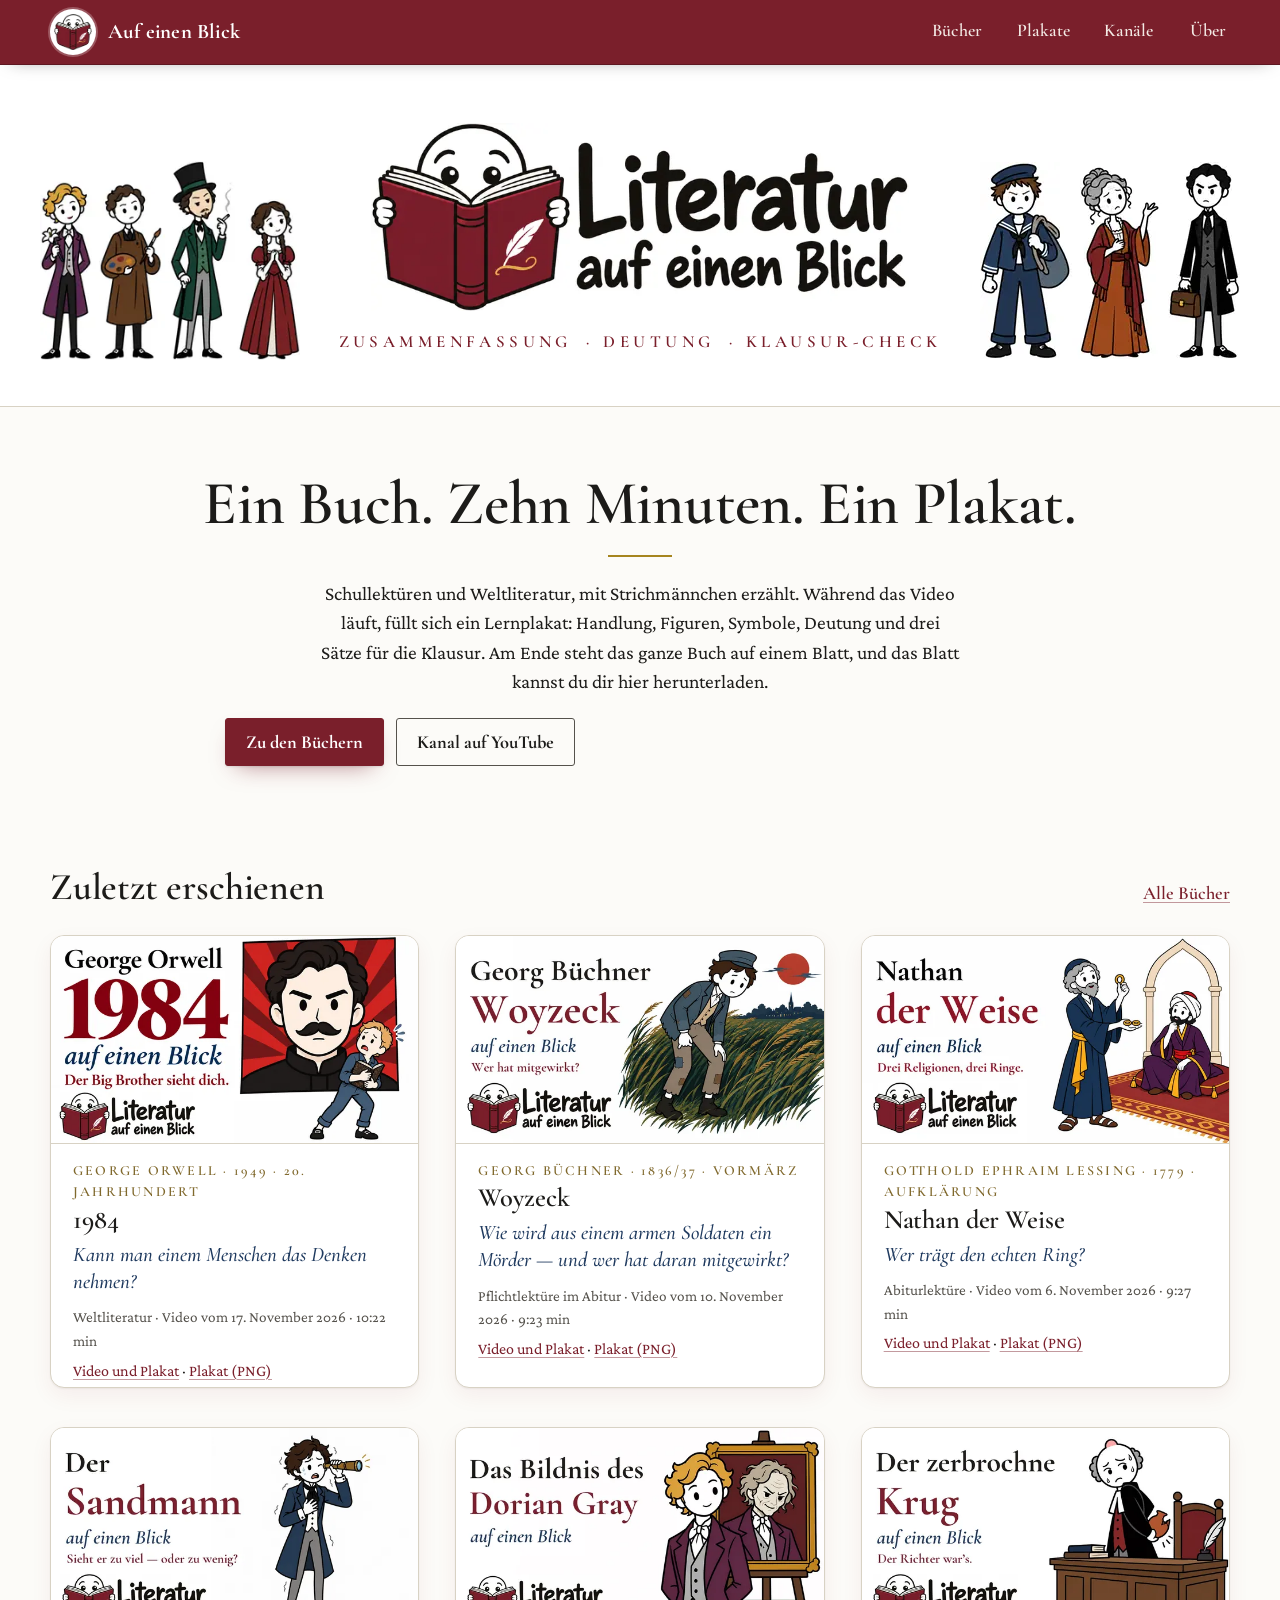
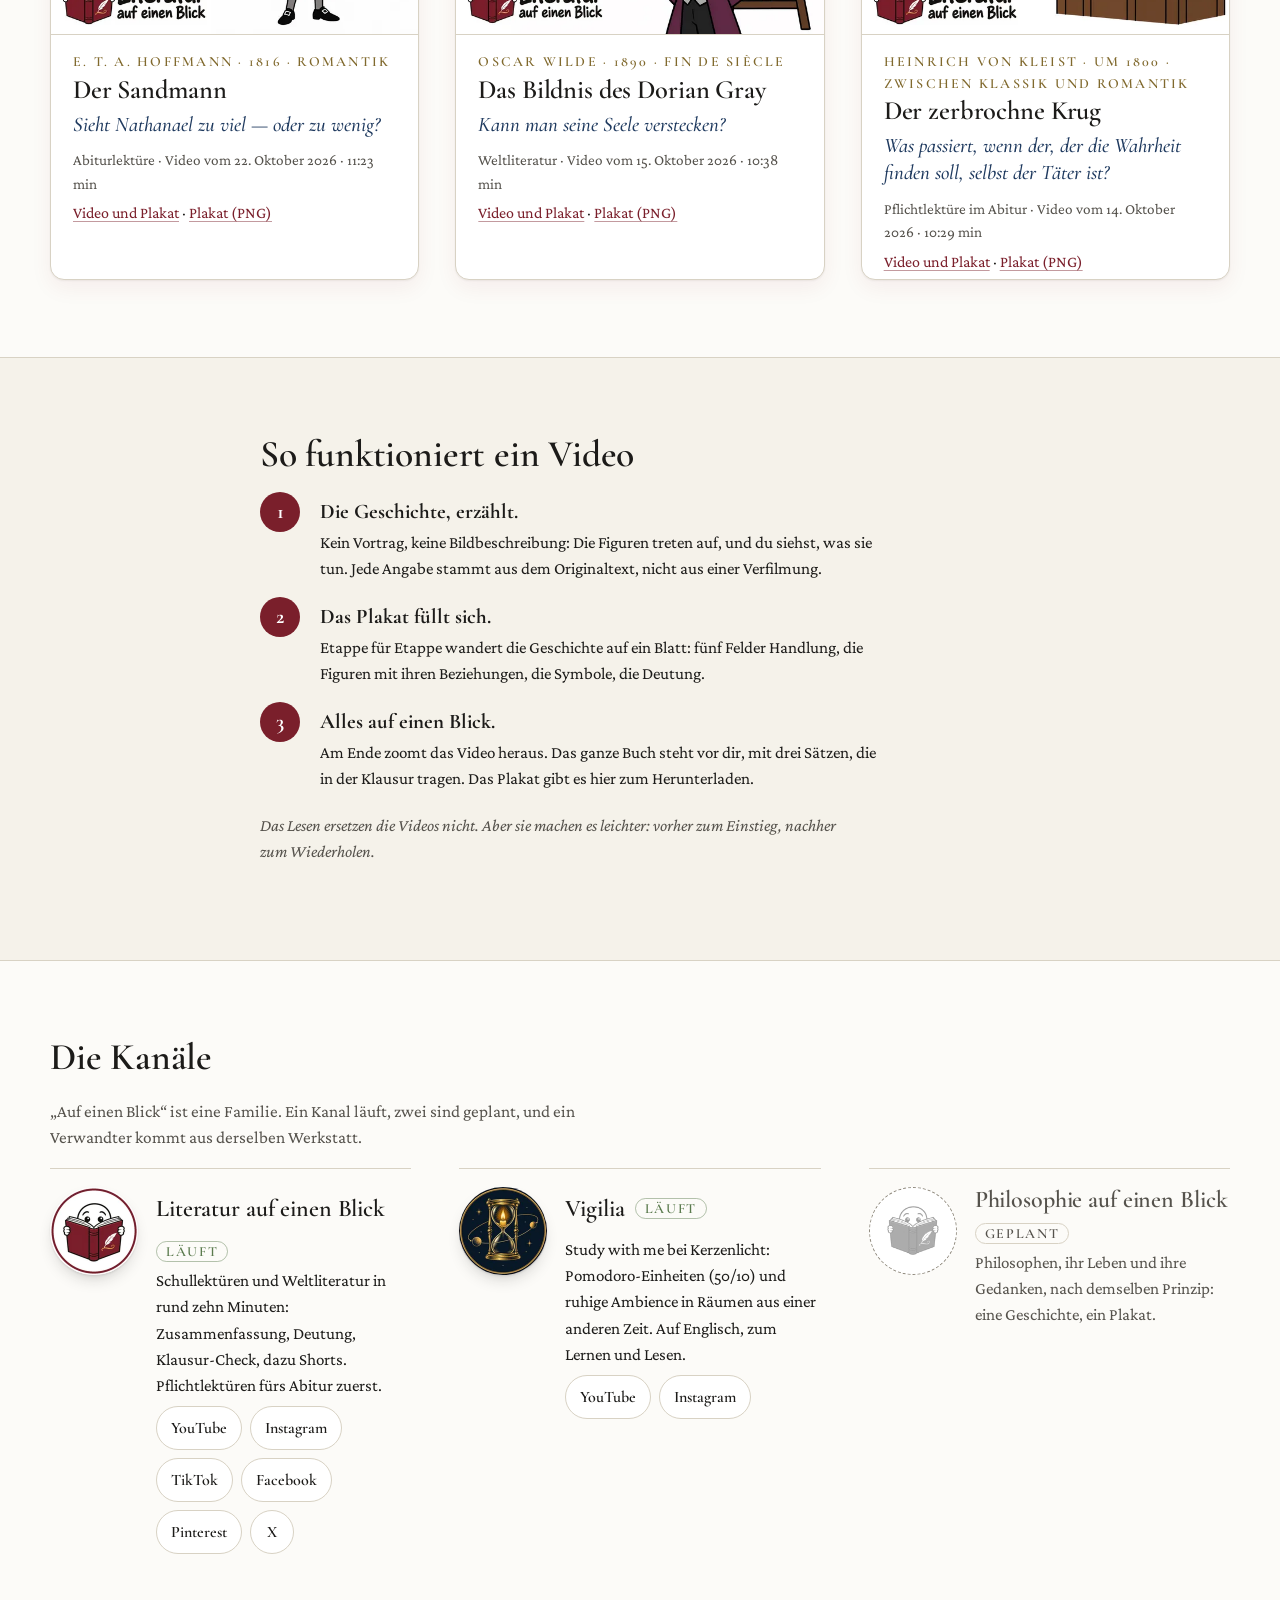
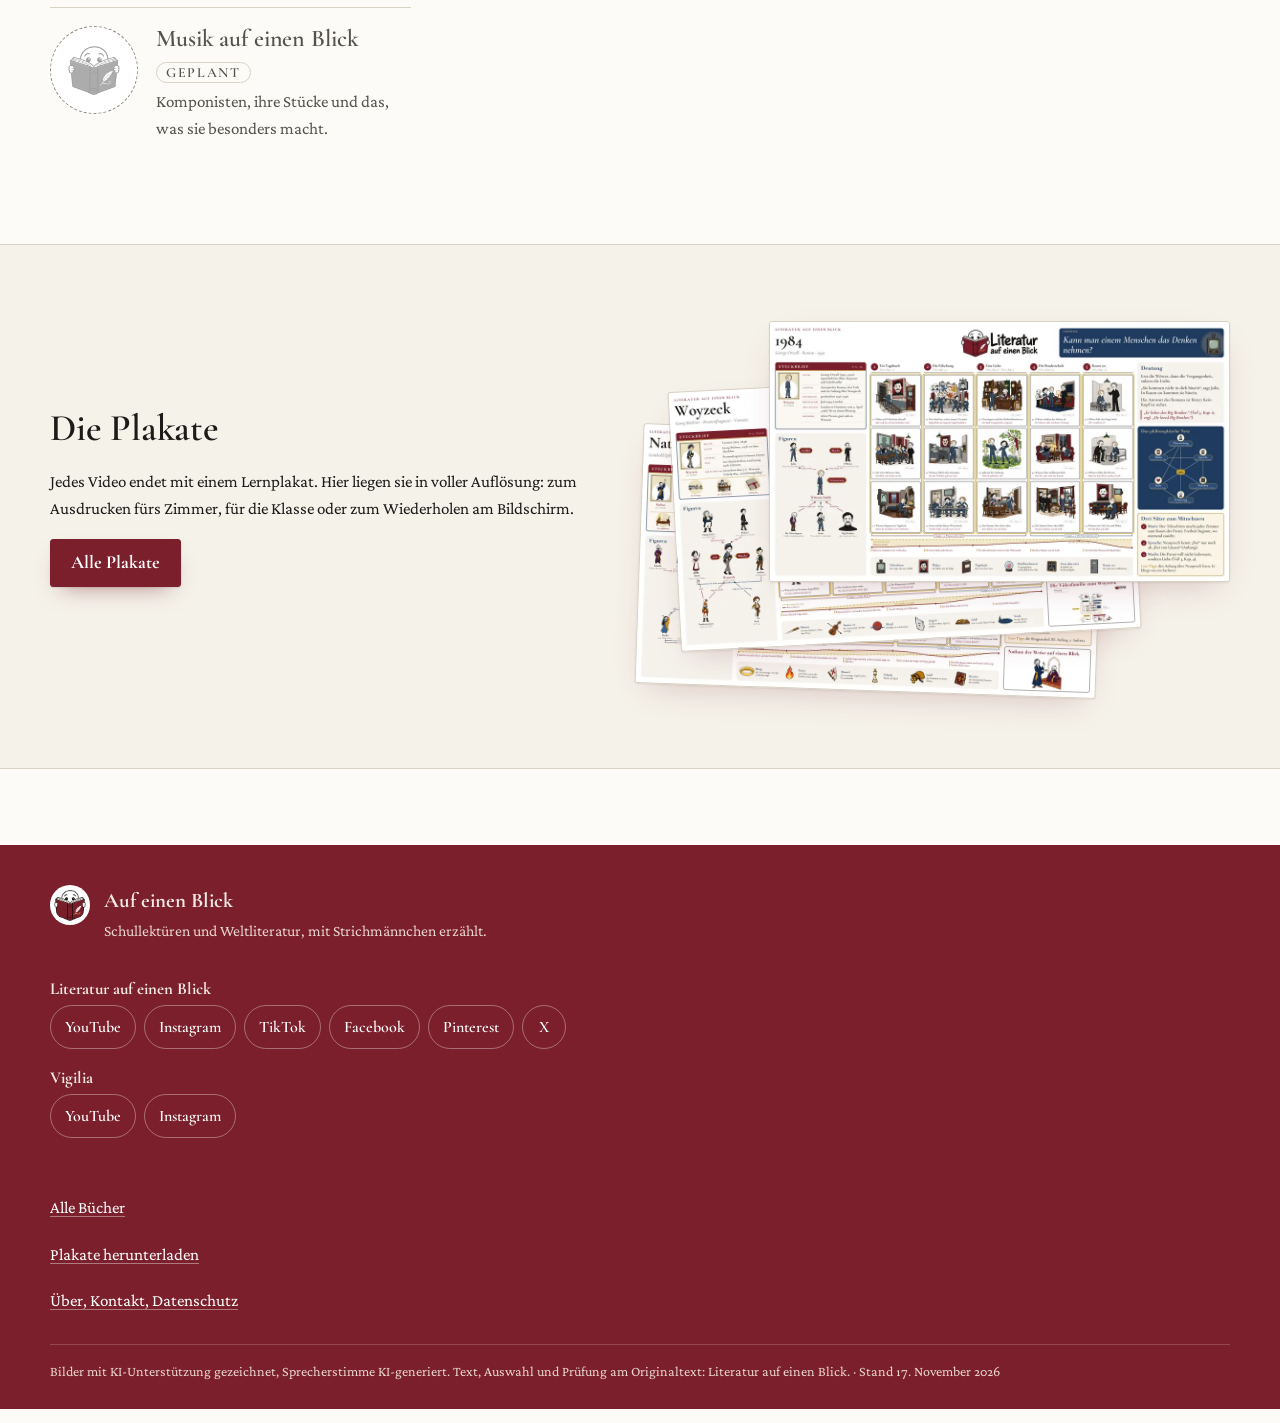
<file: index.html>
<!doctype html>
<html lang="de">
<head>
<meta charset="utf-8">
<meta name="viewport" content="width=device-width, initial-scale=1">
<title>Auf einen Blick · Schullektüren und Weltliteratur in zehn Minuten</title>
<meta name="description" content="Schullektüren und Weltliteratur in zehn Minuten verstanden: Videos mit Strichmännchen, am Ende ein Lernplakat zum Herunterladen. Literatur auf einen Blick, Vigilia und weitere Kanäle.">
<meta name="color-scheme" content="light">
<meta name="theme-color" content="#7A1F2B">
<meta name="google-site-verification" content="dYZ2hgxdLOQ-NdaXoD5eYEGdxpUDi4HKj_KnLI_vL98">
<meta name="p:domain_verify" content="3f7eaf046e3f26bb8e0d4d03ab0df8d9">
<link rel="canonical" href="https://aufeinenblick-kanal.de/">
<meta property="og:url" content="https://aufeinenblick-kanal.de/">
<meta property="og:type" content="website">
<meta property="og:site_name" content="Auf einen Blick">
<meta property="og:title" content="Auf einen Blick · Schullektüren und Weltliteratur in zehn Minuten">
<meta property="og:description" content="Schullektüren und Weltliteratur in zehn Minuten verstanden: Videos mit Strichmännchen, am Ende ein Lernplakat zum Herunterladen. Literatur auf einen Blick, Vigilia und weitere Kanäle.">
<meta property="og:image" content="https://aufeinenblick-kanal.de/medien/logo.png">
<meta property="og:image:width" content="1200">
<meta property="og:image:height" content="421">
<meta property="og:image:alt" content="Das Zeichen von „Auf einen Blick“">
<meta property="og:locale" content="de_DE">
<meta name="twitter:card" content="summary_large_image">
<link rel="icon" type="image/png" sizes="32x32" href="medien/favicon-32.png">
<link rel="icon" type="image/png" sizes="192x192" href="medien/favicon-192.png">
<link rel="apple-touch-icon" href="medien/apple-touch-icon.png">
<link rel="preload" href="schriften/CormorantGaramond-600.woff" as="font" type="font/woff" crossorigin>
<link rel="preload" href="schriften/CrimsonPro-Regular.woff" as="font" type="font/woff" crossorigin>
<link rel="stylesheet" href="stil.css?v=e8e331c3">
<script type="application/ld+json">{"@context":"https://schema.org","@graph":[{"@type":"Organization","@id":"https://aufeinenblick-kanal.de/#organisation","name":"Auf einen Blick","alternateName":["Literatur auf einen Blick","Vigilia"],"url":"https://aufeinenblick-kanal.de/","logo":{"@type":"ImageObject","url":"https://aufeinenblick-kanal.de/medien/logo.png"},"email":"lordquirinus@gmail.com","sameAs":["https://www.youtube.com/@literaturaufeinenblick","https://www.instagram.com/literaturaufeinenblick/","https://www.tiktok.com/@literaturaufeinenblick","https://www.facebook.com/profile.php?id=61595866234250","https://de.pinterest.com/literaturaufeinenblick/","https://x.com/LitAufEinBlick","https://www.youtube.com/@vigiliastudy","https://www.instagram.com/vigilia_ambience/"]},{"@type":"WebSite","@id":"https://aufeinenblick-kanal.de/#website","url":"https://aufeinenblick-kanal.de/","name":"Auf einen Blick","inLanguage":"de","publisher":{"@id":"https://aufeinenblick-kanal.de/#organisation"}}]}</script>
</head>
<body>
<a class="sprung" href="#inhalt">Zum Inhalt</a>
<header class="kopf">
  <div class="rahmen kopf-innen">
    <a class="marke" href="./" aria-label="Auf einen Blick – Startseite">
      <picture><source type="image/webp" srcset="medien/gucker-92.webp"><img src="medien/gucker-92.png" alt="" width="46" height="46"></picture>
      <span>Auf einen Blick</span>
    </a>
    <nav class="nav" aria-label="Hauptnavigation"><a href="literatur/">Bücher</a><a href="plakate/">Plakate</a><a href="./#kanaele">Kanäle</a><a href="ueber/">Über</a></nav>
  </div>
</header>
<main id="inhalt">

<section class="held">
  <div class="held-buehne">
    <picture><source type="image/webp" srcset="medien/held-figuren-links-300.webp 300w, medien/held-figuren-links-600.webp 600w" sizes="(max-width: 900px) min(44vw, 200px), min(21vw, 300px)"><img class="held-figuren held-figuren-links" src="medien/held-figuren-links.jpg" alt="" width="707" height="540" loading="lazy" decoding="async" aria-hidden="true"></picture>
    <div class="held-marke">
      <picture><source type="image/webp" srcset="medien/held-logo-520.webp 520w, medien/held-logo-780.webp 780w, medien/held-logo-1040.webp 1040w" sizes="(max-width: 900px) min(calc(100vw - 48px), 440px), min(42vw, 540px)"><img class="held-logo" src="medien/held-logo.jpg" alt="Literatur auf einen Blick: das Zeichen des Kanals, eine Strichfigur hinter einem weinroten Buch, daneben der Schriftzug" width="1200" height="421" fetchpriority="high"></picture>
      <p class="held-leiste"><span>Zusammenfassung <i aria-hidden="true">·</i> Deutung</span> <i class="held-trenner" aria-hidden="true">·</i> <span>Klausur-Check</span></p>
    </div>
    <picture><source type="image/webp" srcset="medien/held-figuren-rechts-260.webp 260w, medien/held-figuren-rechts-520.webp 520w" sizes="(max-width: 900px) min(40vw, 200px), min(18vw, 260px)"><img class="held-figuren held-figuren-rechts" src="medien/held-figuren-rechts.jpg" alt="" width="617" height="468" loading="lazy" decoding="async" aria-hidden="true"></picture>
  </div>
</section>
<section class="held-text rahmen">
  <h1><span>Ein Buch.</span> <span>Zehn Minuten.</span> <span>Ein Plakat.</span></h1>
  <span class="goldlinie" aria-hidden="true"></span>
  <p class="vorspann">Schullektüren und Weltliteratur, mit Strichmännchen erzählt. Während das Video läuft, füllt sich ein Lernplakat: Handlung, Figuren, Symbole, Deutung und drei Sätze für die Klausur. Am Ende steht das ganze Buch auf einem Blatt, und das Blatt kannst du dir hier herunterladen.</p>
  <p class="knoepfe"><a class="knopf" href="literatur/">Zu den Büchern</a><a class="knopf zweit" href="https://www.youtube.com/@literaturaufeinenblick" rel="noopener">Kanal auf YouTube</a></p>
</section>

<section class="abschnitt rahmen" aria-labelledby="neu">
  <div class="abschnitt-kopf"><h2 id="neu">Zuletzt erschienen</h2><a class="mehr" href="literatur/">Alle Bücher</a></div>
  <ul class="werk-liste"><li class="werk-karte">
  <a href="literatur/1984/" class="werk-bild" tabindex="-1" aria-hidden="true"><picture><source type="image/webp" srcset="medien/1984/thumbnail-640.webp 640w, medien/1984/thumbnail-960.webp 960w, medien/1984/thumbnail-1280.webp 1280w" sizes="(max-width: 700px) calc(100vw - 32px), 360px"><img src="medien/1984/thumbnail-klein.jpg" alt="" width="640" height="360" loading="lazy" decoding="async"></picture></a>
  <div class="werk-text">
    <p class="werk-autor">George Orwell · 1949 · 20. Jahrhundert</p>
    <h3><a href="literatur/1984/">1984</a></h3>
    <p class="werk-frage">Kann man einem Menschen das Denken nehmen?</p>
    <p class="werk-meta">Weltliteratur · Video vom 17. November 2026 · 10:22 min</p>
    <p class="werk-links"><a href="literatur/1984/">Video und Plakat</a> · <a href="medien/1984/plakat.png" download>Plakat (PNG)</a></p>
  </div>
</li><li class="werk-karte">
  <a href="literatur/woyzeck/" class="werk-bild" tabindex="-1" aria-hidden="true"><picture><source type="image/webp" srcset="medien/woyzeck/thumbnail-640.webp 640w, medien/woyzeck/thumbnail-960.webp 960w, medien/woyzeck/thumbnail-1280.webp 1280w" sizes="(max-width: 700px) calc(100vw - 32px), 360px"><img src="medien/woyzeck/thumbnail-klein.jpg" alt="" width="640" height="360" loading="lazy" decoding="async"></picture></a>
  <div class="werk-text">
    <p class="werk-autor">Georg Büchner · 1836/37 · Vormärz</p>
    <h3><a href="literatur/woyzeck/">Woyzeck</a></h3>
    <p class="werk-frage">Wie wird aus einem armen Soldaten ein Mörder — und wer hat daran mitgewirkt?</p>
    <p class="werk-meta">Pflichtlektüre im Abitur · Video vom 10. November 2026 · 9:23 min</p>
    <p class="werk-links"><a href="literatur/woyzeck/">Video und Plakat</a> · <a href="medien/woyzeck/plakat.png" download>Plakat (PNG)</a></p>
  </div>
</li><li class="werk-karte">
  <a href="literatur/nathan-der-weise/" class="werk-bild" tabindex="-1" aria-hidden="true"><picture><source type="image/webp" srcset="medien/nathan-der-weise/thumbnail-640.webp 640w, medien/nathan-der-weise/thumbnail-960.webp 960w, medien/nathan-der-weise/thumbnail-1280.webp 1280w" sizes="(max-width: 700px) calc(100vw - 32px), 360px"><img src="medien/nathan-der-weise/thumbnail-klein.jpg" alt="" width="640" height="360" loading="lazy" decoding="async"></picture></a>
  <div class="werk-text">
    <p class="werk-autor">Gotthold Ephraim Lessing · 1779 · Aufklärung</p>
    <h3><a href="literatur/nathan-der-weise/">Nathan der Weise</a></h3>
    <p class="werk-frage">Wer trägt den echten Ring?</p>
    <p class="werk-meta">Abiturlektüre · Video vom 6. November 2026 · 9:27 min</p>
    <p class="werk-links"><a href="literatur/nathan-der-weise/">Video und Plakat</a> · <a href="medien/nathan-der-weise/plakat.png" download>Plakat (PNG)</a></p>
  </div>
</li><li class="werk-karte">
  <a href="literatur/der-sandmann/" class="werk-bild" tabindex="-1" aria-hidden="true"><picture><source type="image/webp" srcset="medien/der-sandmann/thumbnail-640.webp 640w, medien/der-sandmann/thumbnail-960.webp 960w, medien/der-sandmann/thumbnail-1280.webp 1280w" sizes="(max-width: 700px) calc(100vw - 32px), 360px"><img src="medien/der-sandmann/thumbnail-klein.jpg" alt="" width="640" height="360" loading="lazy" decoding="async"></picture></a>
  <div class="werk-text">
    <p class="werk-autor">E. T. A. Hoffmann · 1816 · Romantik</p>
    <h3><a href="literatur/der-sandmann/">Der Sandmann</a></h3>
    <p class="werk-frage">Sieht Nathanael zu viel — oder zu wenig?</p>
    <p class="werk-meta">Abiturlektüre · Video vom 22. Oktober 2026 · 11:23 min</p>
    <p class="werk-links"><a href="literatur/der-sandmann/">Video und Plakat</a> · <a href="medien/der-sandmann/plakat.png" download>Plakat (PNG)</a></p>
  </div>
</li><li class="werk-karte">
  <a href="literatur/das-bildnis-des-dorian-gray/" class="werk-bild" tabindex="-1" aria-hidden="true"><picture><source type="image/webp" srcset="medien/das-bildnis-des-dorian-gray/thumbnail-640.webp 640w, medien/das-bildnis-des-dorian-gray/thumbnail-960.webp 960w, medien/das-bildnis-des-dorian-gray/thumbnail-1280.webp 1280w" sizes="(max-width: 700px) calc(100vw - 32px), 360px"><img src="medien/das-bildnis-des-dorian-gray/thumbnail-klein.jpg" alt="" width="640" height="360" loading="lazy" decoding="async"></picture></a>
  <div class="werk-text">
    <p class="werk-autor">Oscar Wilde · 1890 · Fin de Siècle</p>
    <h3><a href="literatur/das-bildnis-des-dorian-gray/">Das Bildnis des Dorian Gray</a></h3>
    <p class="werk-frage">Kann man seine Seele verstecken?</p>
    <p class="werk-meta">Weltliteratur · Video vom 15. Oktober 2026 · 10:38 min</p>
    <p class="werk-links"><a href="literatur/das-bildnis-des-dorian-gray/">Video und Plakat</a> · <a href="medien/das-bildnis-des-dorian-gray/plakat.png" download>Plakat (PNG)</a></p>
  </div>
</li><li class="werk-karte">
  <a href="literatur/der-zerbrochne-krug/" class="werk-bild" tabindex="-1" aria-hidden="true"><picture><source type="image/webp" srcset="medien/der-zerbrochne-krug/thumbnail-640.webp 640w, medien/der-zerbrochne-krug/thumbnail-960.webp 960w, medien/der-zerbrochne-krug/thumbnail-1280.webp 1280w" sizes="(max-width: 700px) calc(100vw - 32px), 360px"><img src="medien/der-zerbrochne-krug/thumbnail-klein.jpg" alt="" width="640" height="360" loading="lazy" decoding="async"></picture></a>
  <div class="werk-text">
    <p class="werk-autor">Heinrich von Kleist · um 1800 · zwischen Klassik und Romantik</p>
    <h3><a href="literatur/der-zerbrochne-krug/">Der zerbrochne Krug</a></h3>
    <p class="werk-frage">Was passiert, wenn der, der die Wahrheit finden soll, selbst der Täter ist?</p>
    <p class="werk-meta">Pflichtlektüre im Abitur · Video vom 14. Oktober 2026 · 10:29 min</p>
    <p class="werk-links"><a href="literatur/der-zerbrochne-krug/">Video und Plakat</a> · <a href="medien/der-zerbrochne-krug/plakat.png" download>Plakat (PNG)</a></p>
  </div>
</li></ul>
</section>

<section class="abschnitt abschnitt-ton" aria-labelledby="so">
  <div class="rahmen schmal">
    <h2 id="so">So funktioniert ein Video</h2>
    <ol class="schritte">
      <li><strong>Die Geschichte, erzählt.</strong> Kein Vortrag, keine Bildbeschreibung: Die Figuren treten auf, und du siehst, was sie tun. Jede Angabe stammt aus dem Originaltext, nicht aus einer Verfilmung.</li>
      <li><strong>Das Plakat füllt sich.</strong> Etappe für Etappe wandert die Geschichte auf ein Blatt: fünf Felder Handlung, die Figuren mit ihren Beziehungen, die Symbole, die Deutung.</li>
      <li><strong>Alles auf einen Blick.</strong> Am Ende zoomt das Video heraus. Das ganze Buch steht vor dir, mit drei Sätzen, die in der Klausur tragen. Das Plakat gibt es hier zum Herunterladen.</li>
    </ol>
    <p class="randnotiz">Das Lesen ersetzen die Videos nicht. Aber sie machen es leichter: vorher zum Einstieg, nachher zum Wiederholen.</p>
  </div>
</section>

<section class="abschnitt rahmen" id="kanaele" aria-labelledby="kanaele-h">
  <h2 id="kanaele-h">Die Kanäle</h2>
  <p class="vorspann klein">„Auf einen Blick“ ist eine Familie. Ein Kanal läuft, zwei sind geplant, und ein Verwandter kommt aus derselben Werkstatt.</p>
  <ul class="kanal-liste">
    <li class="kanal">
      <picture><source type="image/webp" srcset="medien/literatur-profil-176.webp"><img src="medien/literatur-profil-176.png" alt="" width="88" height="88" loading="lazy" decoding="async"></picture>
      <div>
        <h3><a href="literatur/">Literatur auf einen Blick</a> <span class="status laeuft">läuft</span></h3>
        <p>Schullektüren und Weltliteratur in rund zehn Minuten: Zusammenfassung, Deutung, Klausur-Check, dazu Shorts. Pflichtlektüren fürs Abitur zuerst.</p>
        <p class="sozial"><a href="https://www.youtube.com/@literaturaufeinenblick" rel="noopener">YouTube</a><a href="https://www.instagram.com/literaturaufeinenblick/" rel="noopener">Instagram</a><a href="https://www.tiktok.com/@literaturaufeinenblick" rel="noopener">TikTok</a><a href="https://www.facebook.com/profile.php?id=61595866234250" rel="noopener">Facebook</a><a href="https://de.pinterest.com/literaturaufeinenblick/" rel="noopener">Pinterest</a><a href="https://x.com/LitAufEinBlick" rel="noopener">X</a></p>
      </div>
    </li>
    <li class="kanal">
      <picture><source type="image/webp" srcset="medien/vigilia-profil-176.webp"><img src="medien/vigilia-profil-176.png" alt="" width="88" height="88" loading="lazy" decoding="async"></picture>
      <div>
        <h3><a href="https://www.youtube.com/@vigiliastudy" rel="noopener">Vigilia</a> <span class="status laeuft">läuft</span></h3>
        <p>Study with me bei Kerzenlicht: Pomodoro-Einheiten (50/10) und ruhige Ambience in Räumen aus einer anderen Zeit. Auf Englisch, zum Lernen und Lesen.</p>
        <p class="sozial"><a href="https://www.youtube.com/@vigiliastudy" rel="noopener">YouTube</a><a href="https://www.instagram.com/vigilia_ambience/" rel="noopener">Instagram</a></p>
      </div>
    </li>
    <li class="kanal geplant">
      <span class="platzhalter" aria-hidden="true"><picture><source type="image/webp" srcset="medien/gucker-92.webp"><img src="medien/gucker-92.png" alt="" width="88" height="88" loading="lazy" decoding="async"></picture></span>
      <div>
        <h3>Philosophie auf einen Blick <span class="status">geplant</span></h3>
        <p>Philosophen, ihr Leben und ihre Gedanken, nach demselben Prinzip: eine Geschichte, ein Plakat.</p>
      </div>
    </li>
    <li class="kanal geplant">
      <span class="platzhalter" aria-hidden="true"><picture><source type="image/webp" srcset="medien/gucker-92.webp"><img src="medien/gucker-92.png" alt="" width="88" height="88" loading="lazy" decoding="async"></picture></span>
      <div>
        <h3>Musik auf einen Blick <span class="status">geplant</span></h3>
        <p>Komponisten, ihre Stücke und das, was sie besonders macht.</p>
      </div>
    </li>
  </ul>
</section>

<section class="abschnitt abschnitt-ton" aria-labelledby="plakate-h">
  <div class="rahmen plakat-teaser">
    <div>
      <h2 id="plakate-h">Die Plakate</h2>
      <p>Jedes Video endet mit einem Lernplakat. Hier liegen sie in voller Auflösung: zum Ausdrucken fürs Zimmer, für die Klasse oder zum Wiederholen am Bildschirm.</p>
      <p><a class="knopf" href="plakate/">Alle Plakate</a></p>
    </div>
    <a href="plakate/" class="plakat-stapel" aria-hidden="true" tabindex="-1"><picture><source type="image/webp" srcset="medien/1984/plakat-960.webp 960w, medien/1984/plakat-1400.webp 1400w, medien/1984/plakat-2000.webp 2000w" sizes="(max-width: 900px) 70vw, 440px"><img src="medien/1984/plakat-klein.jpg" alt="" width="960" height="540" loading="lazy" decoding="async"></picture><picture><source type="image/webp" srcset="medien/woyzeck/plakat-960.webp 960w, medien/woyzeck/plakat-1400.webp 1400w, medien/woyzeck/plakat-2000.webp 2000w" sizes="(max-width: 900px) 70vw, 440px"><img src="medien/woyzeck/plakat-klein.jpg" alt="" width="960" height="540" loading="lazy" decoding="async"></picture><picture><source type="image/webp" srcset="medien/nathan-der-weise/plakat-960.webp 960w, medien/nathan-der-weise/plakat-1400.webp 1400w, medien/nathan-der-weise/plakat-2000.webp 2000w" sizes="(max-width: 900px) 70vw, 440px"><img src="medien/nathan-der-weise/plakat-klein.jpg" alt="" width="960" height="540" loading="lazy" decoding="async"></picture></a>
  </div>
</section>

</main>
<footer class="fuss">
  <div class="rahmen fuss-innen">
    <div class="fuss-marke">
      <picture><source type="image/webp" srcset="medien/gucker-92.webp"><img src="medien/gucker-92.png" alt="" width="40" height="40" loading="lazy" decoding="async"></picture>
      <div><strong>Auf einen Blick</strong><br><span>Schullektüren und Weltliteratur, mit Strichmännchen erzählt.</span></div>
    </div>
    <div class="fuss-sozial">
      <p class="fuss-titel">Literatur auf einen Blick</p><p class="sozial hell"><a href="https://www.youtube.com/@literaturaufeinenblick" rel="noopener">YouTube</a><a href="https://www.instagram.com/literaturaufeinenblick/" rel="noopener">Instagram</a><a href="https://www.tiktok.com/@literaturaufeinenblick" rel="noopener">TikTok</a><a href="https://www.facebook.com/profile.php?id=61595866234250" rel="noopener">Facebook</a><a href="https://de.pinterest.com/literaturaufeinenblick/" rel="noopener">Pinterest</a><a href="https://x.com/LitAufEinBlick" rel="noopener">X</a></p>
      <p class="fuss-titel">Vigilia</p><p class="sozial hell"><a href="https://www.youtube.com/@vigiliastudy" rel="noopener">YouTube</a><a href="https://www.instagram.com/vigilia_ambience/" rel="noopener">Instagram</a></p>
    </div>
    <ul class="fuss-links">
      <li><a href="literatur/">Alle Bücher</a></li>
      <li><a href="plakate/">Plakate herunterladen</a></li>
      <li><a href="ueber/">Über, Kontakt, Datenschutz</a></li>
    </ul>
  </div>
  <p class="rahmen fuss-zeile">Bilder mit KI-Unterstützung gezeichnet, Sprecherstimme KI-generiert. Text, Auswahl und Prüfung am Originaltext: Literatur auf einen Blick. · Stand 17. November 2026</p>
</footer>
<script src="seite.js?v=51c5c749" defer></script>
</body>
</html>
</file>
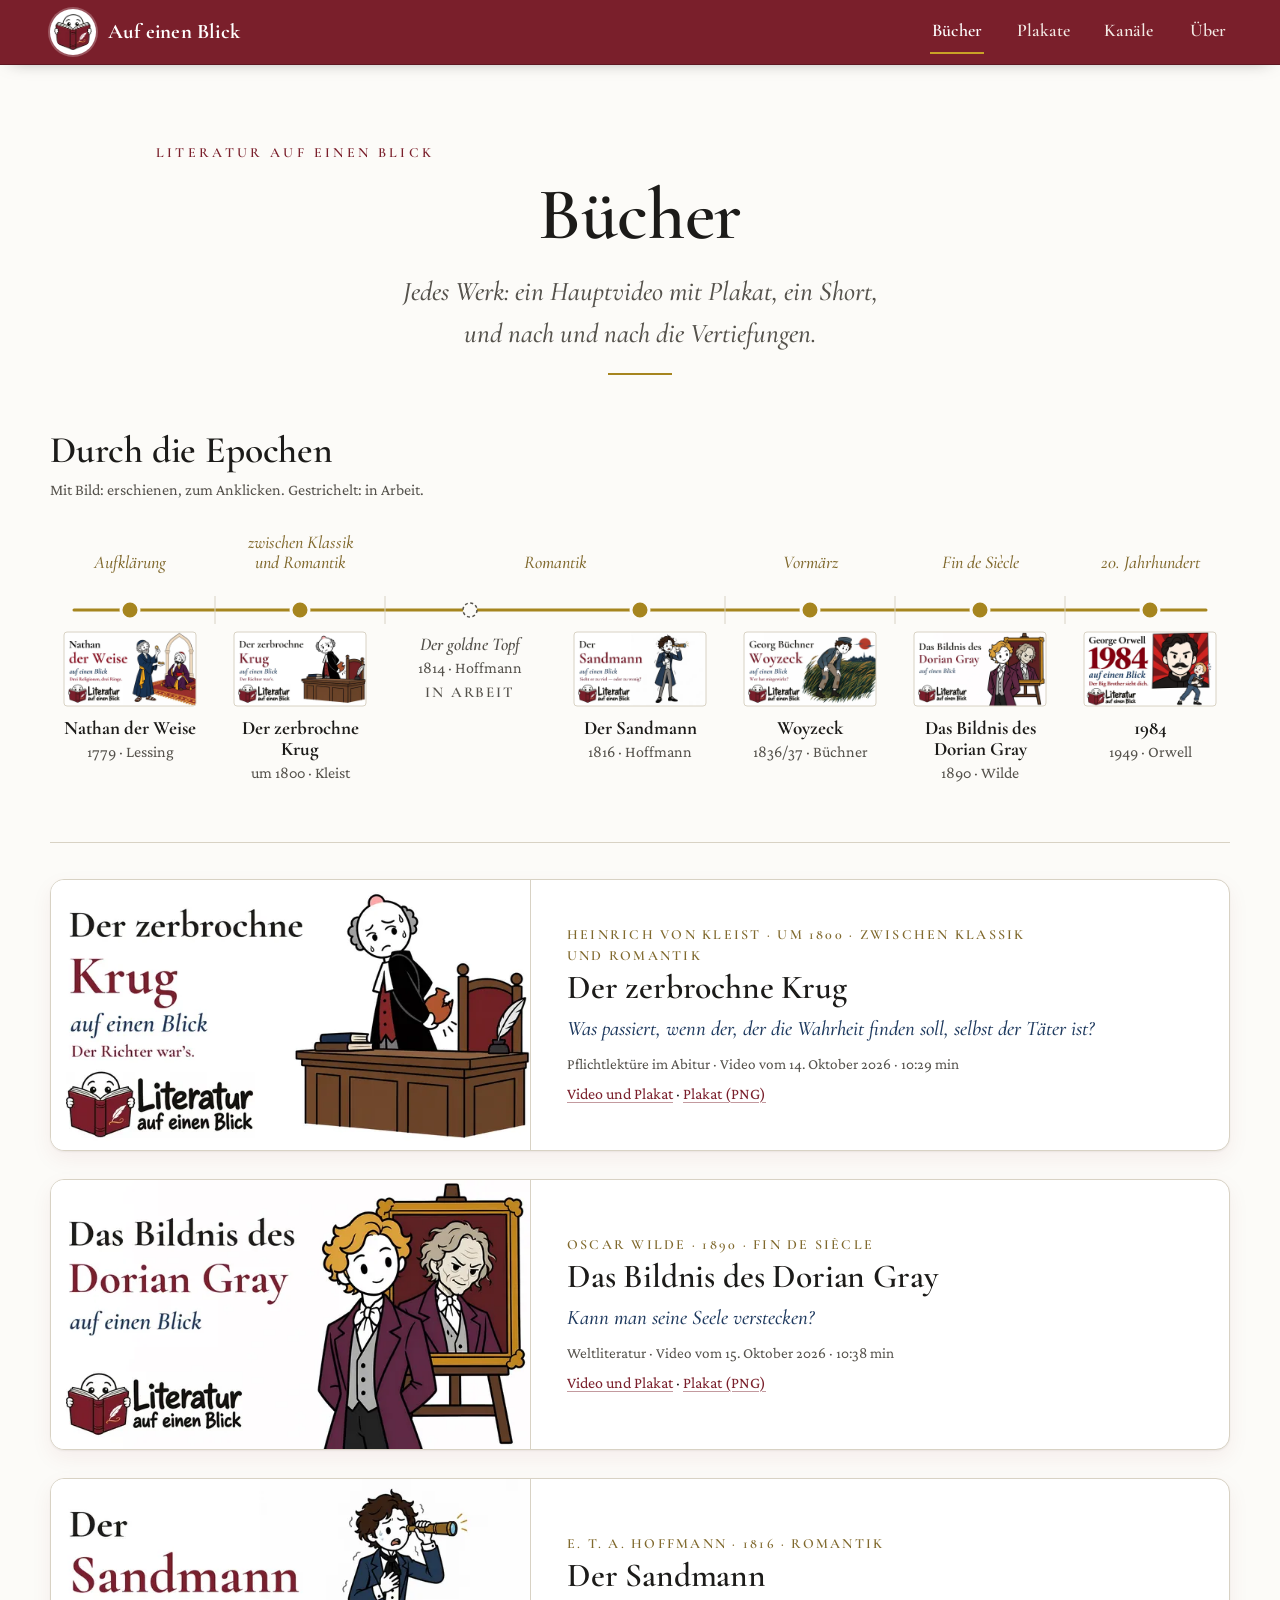
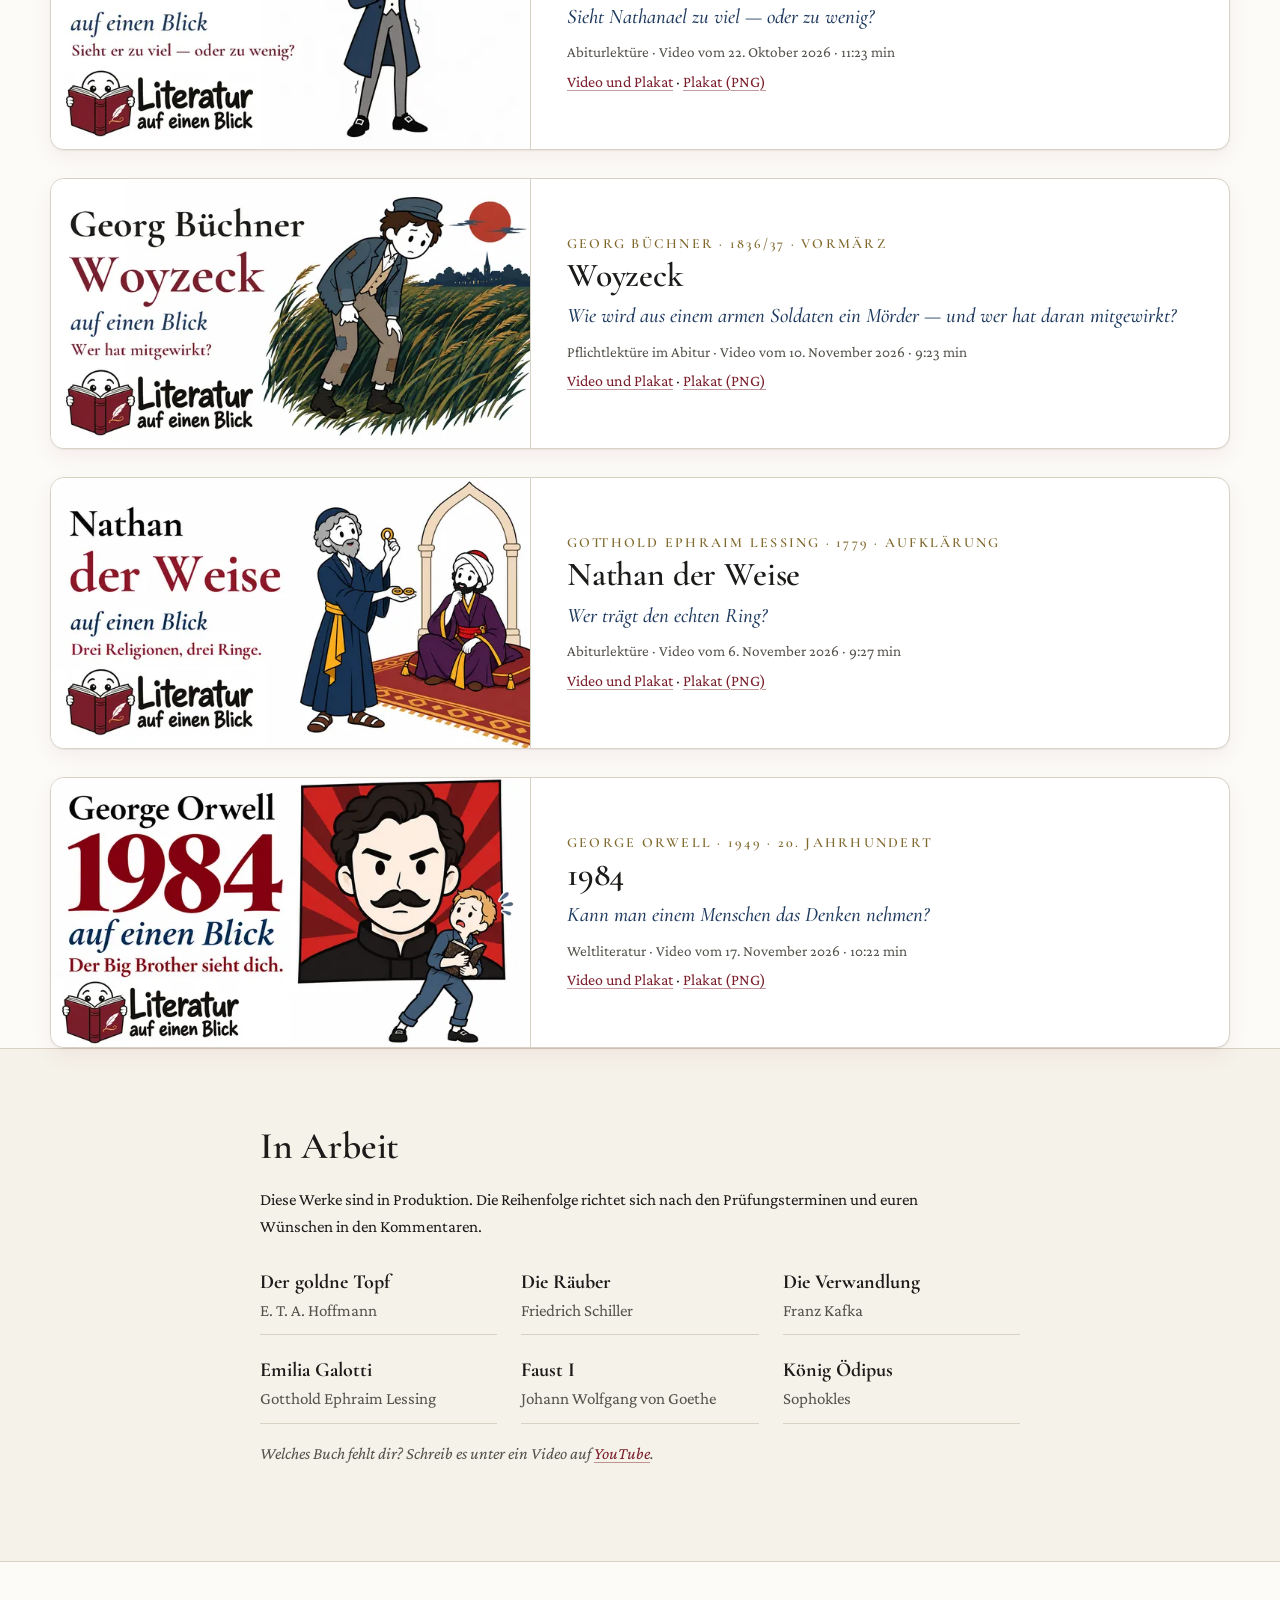
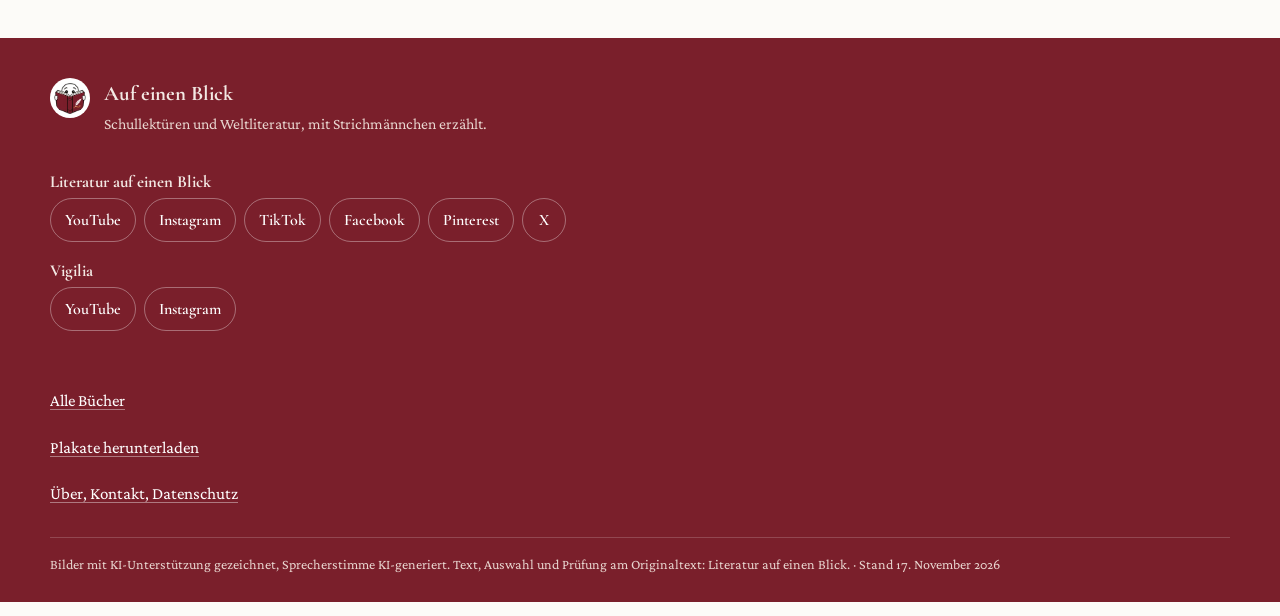
<file: literatur/index.html>
<!doctype html>
<html lang="de">
<head>
<meta charset="utf-8">
<meta name="viewport" content="width=device-width, initial-scale=1">
<title>Bücher · Auf einen Blick</title>
<meta name="description" content="Alle Werke von Literatur auf einen Blick: Der zerbrochne Krug, Das Bildnis des Dorian Gray, Der Sandmann, Woyzeck, Nathan der Weise, 1984. Video, Lernplakat, Short und Vertiefungen je Buch.">
<meta name="color-scheme" content="light">
<meta name="theme-color" content="#7A1F2B">
<meta name="google-site-verification" content="dYZ2hgxdLOQ-NdaXoD5eYEGdxpUDi4HKj_KnLI_vL98">
<meta name="p:domain_verify" content="3f7eaf046e3f26bb8e0d4d03ab0df8d9">
<link rel="canonical" href="https://aufeinenblick-kanal.de/literatur/">
<meta property="og:url" content="https://aufeinenblick-kanal.de/literatur/">
<meta property="og:type" content="website">
<meta property="og:site_name" content="Auf einen Blick">
<meta property="og:title" content="Bücher · Auf einen Blick">
<meta property="og:description" content="Alle Werke von Literatur auf einen Blick: Der zerbrochne Krug, Das Bildnis des Dorian Gray, Der Sandmann, Woyzeck, Nathan der Weise, 1984. Video, Lernplakat, Short und Vertiefungen je Buch.">
<meta property="og:image" content="https://aufeinenblick-kanal.de/medien/logo.png">
<meta property="og:image:width" content="1200">
<meta property="og:image:height" content="421">
<meta property="og:image:alt" content="Auf einen Blick">
<meta property="og:locale" content="de_DE">
<meta name="twitter:card" content="summary_large_image">
<link rel="icon" type="image/png" sizes="32x32" href="../medien/favicon-32.png">
<link rel="icon" type="image/png" sizes="192x192" href="../medien/favicon-192.png">
<link rel="apple-touch-icon" href="../medien/apple-touch-icon.png">
<link rel="preload" href="../schriften/CormorantGaramond-600.woff" as="font" type="font/woff" crossorigin>
<link rel="preload" href="../schriften/CrimsonPro-Regular.woff" as="font" type="font/woff" crossorigin>
<link rel="stylesheet" href="../stil.css?v=e8e331c3">
<script type="application/ld+json">{"@context":"https://schema.org","@graph":[{"@type":"CollectionPage","@id":"https://aufeinenblick-kanal.de/literatur/","url":"https://aufeinenblick-kanal.de/literatur/","name":"Bücher","inLanguage":"de","isPartOf":{"@id":"https://aufeinenblick-kanal.de/#website"},"mainEntity":{"@type":"ItemList","itemListElement":[{"@type":"ListItem","position":1,"url":"https://aufeinenblick-kanal.de/literatur/der-zerbrochne-krug/","name":"Der zerbrochne Krug"},{"@type":"ListItem","position":2,"url":"https://aufeinenblick-kanal.de/literatur/das-bildnis-des-dorian-gray/","name":"Das Bildnis des Dorian Gray"},{"@type":"ListItem","position":3,"url":"https://aufeinenblick-kanal.de/literatur/der-sandmann/","name":"Der Sandmann"},{"@type":"ListItem","position":4,"url":"https://aufeinenblick-kanal.de/literatur/woyzeck/","name":"Woyzeck"},{"@type":"ListItem","position":5,"url":"https://aufeinenblick-kanal.de/literatur/nathan-der-weise/","name":"Nathan der Weise"},{"@type":"ListItem","position":6,"url":"https://aufeinenblick-kanal.de/literatur/1984/","name":"1984"}]}}]}</script>
</head>
<body>
<a class="sprung" href="#inhalt">Zum Inhalt</a>
<header class="kopf">
  <div class="rahmen kopf-innen">
    <a class="marke" href="../" aria-label="Auf einen Blick – Startseite">
      <picture><source type="image/webp" srcset="../medien/gucker-92.webp"><img src="../medien/gucker-92.png" alt="" width="46" height="46"></picture>
      <span>Auf einen Blick</span>
    </a>
    <nav class="nav" aria-label="Hauptnavigation"><a href="../literatur/" aria-current="page">Bücher</a><a href="../plakate/">Plakate</a><a href="../#kanaele">Kanäle</a><a href="../ueber/">Über</a></nav>
  </div>
</header>
<main id="inhalt">

<section class="rahmen">
  <div class="titelkopf"><p class="kicker">Literatur auf einen Blick</p><h1>Bücher</h1><p class="unterzeile">Jedes Werk: ein Hauptvideo mit Plakat, ein Short, und nach und nach die Vertiefungen.</p><span class="goldlinie" aria-hidden="true"></span></div>
  <section class="zeitleiste" aria-labelledby="zl-h">
  <h2 id="zl-h">Durch die Epochen</h2>
  <p class="zl-legende">Mit Bild: erschienen, zum Anklicken. Gestrichelt: in Arbeit.</p>
  <svg class="zeitleiste-quer" viewBox="0 0 1180 292" width="1180" height="292" role="group" aria-label="Zeitleiste der Werke nach Epochen"><defs><clipPath id="zlq0"><rect x="14" y="114" width="132" height="74" rx="3"/></clipPath><clipPath id="zlq1"><rect x="184" y="114" width="132" height="74" rx="3"/></clipPath><clipPath id="zlq3"><rect x="524" y="114" width="132" height="74" rx="3"/></clipPath><clipPath id="zlq4"><rect x="694" y="114" width="132" height="74" rx="3"/></clipPath><clipPath id="zlq5"><rect x="864" y="114" width="132" height="74" rx="3"/></clipPath><clipPath id="zlq6"><rect x="1034" y="114" width="132" height="74" rx="3"/></clipPath></defs><line class="zl-pfad" x1="24" y1="92" x2="1156" y2="92"/><text class="zl-epoche" text-anchor="middle"><tspan x="80" y="50">Aufklärung</tspan></text><text class="zl-epoche" text-anchor="middle"><tspan x="250" y="30">zwischen Klassik</tspan><tspan x="250" y="50">und Romantik</tspan></text><text class="zl-epoche" text-anchor="middle"><tspan x="505" y="50">Romantik</tspan></text><text class="zl-epoche" text-anchor="middle"><tspan x="760" y="50">Vormärz</tspan></text><text class="zl-epoche" text-anchor="middle"><tspan x="930" y="50">Fin de Siècle</tspan></text><text class="zl-epoche" text-anchor="middle"><tspan x="1100" y="50">20. Jahrhundert</tspan></text><line class="zl-grenze" x1="165" y1="78" x2="165" y2="106"/><line class="zl-grenze" x1="335" y1="78" x2="335" y2="106"/><line class="zl-grenze" x1="675" y1="78" x2="675" y2="106"/><line class="zl-grenze" x1="845" y1="78" x2="845" y2="106"/><line class="zl-grenze" x1="1015" y1="78" x2="1015" y2="106"/><a href="../literatur/nathan-der-weise/" aria-label="Nathan der Weise, 1779 · Lessing, Aufklärung"><circle class="zl-knoten" cx="80" cy="92" r="9"/><image href="../medien/nathan-der-weise/thumbnail-640.webp" x="14" y="114" width="132" height="74" preserveAspectRatio="xMidYMid slice" clip-path="url(#zlq0)"/><rect class="zl-rahmen" x="14" y="114" width="132" height="74" rx="3"/><text class="zl-titel" text-anchor="middle"><tspan x="80" y="216">Nathan der Weise</tspan></text><text class="zl-meta" text-anchor="middle" x="80" y="239">1779 · Lessing</text></a><a href="../literatur/der-zerbrochne-krug/" aria-label="Der zerbrochne Krug, um 1800 · Kleist, zwischen Klassik und Romantik"><circle class="zl-knoten" cx="250" cy="92" r="9"/><image href="../medien/der-zerbrochne-krug/thumbnail-640.webp" x="184" y="114" width="132" height="74" preserveAspectRatio="xMidYMid slice" clip-path="url(#zlq1)"/><rect class="zl-rahmen" x="184" y="114" width="132" height="74" rx="3"/><text class="zl-titel" text-anchor="middle"><tspan x="250" y="216">Der zerbrochne</tspan><tspan x="250" y="237">Krug</tspan></text><text class="zl-meta" text-anchor="middle" x="250" y="260">um 1800 · Kleist</text></a><g class="zl-bald"><circle class="zl-knoten-bald" cx="420" cy="92" r="7"/><text class="zl-titel-bald" text-anchor="middle"><tspan x="420" y="132">Der goldne Topf</tspan></text><text class="zl-meta" text-anchor="middle" x="420" y="155">1814 · Hoffmann</text><text class="zl-stand" text-anchor="middle" x="420" y="179">in Arbeit</text></g><a href="../literatur/der-sandmann/" aria-label="Der Sandmann, 1816 · Hoffmann, Romantik"><circle class="zl-knoten" cx="590" cy="92" r="9"/><image href="../medien/der-sandmann/thumbnail-640.webp" x="524" y="114" width="132" height="74" preserveAspectRatio="xMidYMid slice" clip-path="url(#zlq3)"/><rect class="zl-rahmen" x="524" y="114" width="132" height="74" rx="3"/><text class="zl-titel" text-anchor="middle"><tspan x="590" y="216">Der Sandmann</tspan></text><text class="zl-meta" text-anchor="middle" x="590" y="239">1816 · Hoffmann</text></a><a href="../literatur/woyzeck/" aria-label="Woyzeck, 1836/37 · Büchner, Vormärz"><circle class="zl-knoten" cx="760" cy="92" r="9"/><image href="../medien/woyzeck/thumbnail-640.webp" x="694" y="114" width="132" height="74" preserveAspectRatio="xMidYMid slice" clip-path="url(#zlq4)"/><rect class="zl-rahmen" x="694" y="114" width="132" height="74" rx="3"/><text class="zl-titel" text-anchor="middle"><tspan x="760" y="216">Woyzeck</tspan></text><text class="zl-meta" text-anchor="middle" x="760" y="239">1836/37 · Büchner</text></a><a href="../literatur/das-bildnis-des-dorian-gray/" aria-label="Das Bildnis des Dorian Gray, 1890 · Wilde, Fin de Siècle"><circle class="zl-knoten" cx="930" cy="92" r="9"/><image href="../medien/das-bildnis-des-dorian-gray/thumbnail-640.webp" x="864" y="114" width="132" height="74" preserveAspectRatio="xMidYMid slice" clip-path="url(#zlq5)"/><rect class="zl-rahmen" x="864" y="114" width="132" height="74" rx="3"/><text class="zl-titel" text-anchor="middle"><tspan x="930" y="216">Das Bildnis des</tspan><tspan x="930" y="237">Dorian Gray</tspan></text><text class="zl-meta" text-anchor="middle" x="930" y="260">1890 · Wilde</text></a><a href="../literatur/1984/" aria-label="1984, 1949 · Orwell, 20. Jahrhundert"><circle class="zl-knoten" cx="1100" cy="92" r="9"/><image href="../medien/1984/thumbnail-640.webp" x="1034" y="114" width="132" height="74" preserveAspectRatio="xMidYMid slice" clip-path="url(#zlq6)"/><rect class="zl-rahmen" x="1034" y="114" width="132" height="74" rx="3"/><text class="zl-titel" text-anchor="middle"><tspan x="1100" y="216">1984</tspan></text><text class="zl-meta" text-anchor="middle" x="1100" y="239">1949 · Orwell</text></a></svg>
  <div class="zeitleiste-hoch"><div class="zl-lauf"><p class="zl-ep">Aufklärung</p><ul><li class="zl-da"><a href="../literatur/nathan-der-weise/"><picture><source type="image/webp" srcset="../medien/nathan-der-weise/thumbnail-640.webp 640w, ../medien/nathan-der-weise/thumbnail-960.webp 960w, ../medien/nathan-der-weise/thumbnail-1280.webp 1280w" sizes="120px"><img src="../medien/nathan-der-weise/thumbnail-klein.jpg" alt="" width="640" height="360" loading="lazy" decoding="async"></picture><span><strong>Nathan der Weise</strong><span class="zl-m">1779 · Lessing</span></span></a></li></ul><p class="zl-ep">zwischen Klassik und Romantik</p><ul><li class="zl-da"><a href="../literatur/der-zerbrochne-krug/"><picture><source type="image/webp" srcset="../medien/der-zerbrochne-krug/thumbnail-640.webp 640w, ../medien/der-zerbrochne-krug/thumbnail-960.webp 960w, ../medien/der-zerbrochne-krug/thumbnail-1280.webp 1280w" sizes="120px"><img src="../medien/der-zerbrochne-krug/thumbnail-klein.jpg" alt="" width="640" height="360" loading="lazy" decoding="async"></picture><span><strong>Der zerbrochne Krug</strong><span class="zl-m">um 1800 · Kleist</span></span></a></li></ul><p class="zl-ep">Romantik</p><ul><li class="zl-offen"><strong>Der goldne Topf</strong><span class="zl-m">1814 · Hoffmann · in Arbeit</span></li><li class="zl-da"><a href="../literatur/der-sandmann/"><picture><source type="image/webp" srcset="../medien/der-sandmann/thumbnail-640.webp 640w, ../medien/der-sandmann/thumbnail-960.webp 960w, ../medien/der-sandmann/thumbnail-1280.webp 1280w" sizes="120px"><img src="../medien/der-sandmann/thumbnail-klein.jpg" alt="" width="640" height="360" loading="lazy" decoding="async"></picture><span><strong>Der Sandmann</strong><span class="zl-m">1816 · Hoffmann</span></span></a></li></ul><p class="zl-ep">Vormärz</p><ul><li class="zl-da"><a href="../literatur/woyzeck/"><picture><source type="image/webp" srcset="../medien/woyzeck/thumbnail-640.webp 640w, ../medien/woyzeck/thumbnail-960.webp 960w, ../medien/woyzeck/thumbnail-1280.webp 1280w" sizes="120px"><img src="../medien/woyzeck/thumbnail-klein.jpg" alt="" width="640" height="360" loading="lazy" decoding="async"></picture><span><strong>Woyzeck</strong><span class="zl-m">1836/37 · Büchner</span></span></a></li></ul><p class="zl-ep">Fin de Siècle</p><ul><li class="zl-da"><a href="../literatur/das-bildnis-des-dorian-gray/"><picture><source type="image/webp" srcset="../medien/das-bildnis-des-dorian-gray/thumbnail-640.webp 640w, ../medien/das-bildnis-des-dorian-gray/thumbnail-960.webp 960w, ../medien/das-bildnis-des-dorian-gray/thumbnail-1280.webp 1280w" sizes="120px"><img src="../medien/das-bildnis-des-dorian-gray/thumbnail-klein.jpg" alt="" width="640" height="360" loading="lazy" decoding="async"></picture><span><strong>Das Bildnis des Dorian Gray</strong><span class="zl-m">1890 · Wilde</span></span></a></li></ul><p class="zl-ep">20. Jahrhundert</p><ul><li class="zl-da"><a href="../literatur/1984/"><picture><source type="image/webp" srcset="../medien/1984/thumbnail-640.webp 640w, ../medien/1984/thumbnail-960.webp 960w, ../medien/1984/thumbnail-1280.webp 1280w" sizes="120px"><img src="../medien/1984/thumbnail-klein.jpg" alt="" width="640" height="360" loading="lazy" decoding="async"></picture><span><strong>1984</strong><span class="zl-m">1949 · Orwell</span></span></a></li></ul></div></div>
</section>
  <ul class="werk-liste gross"><li class="werk-karte">
  <a href="../literatur/der-zerbrochne-krug/" class="werk-bild" tabindex="-1" aria-hidden="true"><picture><source type="image/webp" srcset="../medien/der-zerbrochne-krug/thumbnail-640.webp 640w, ../medien/der-zerbrochne-krug/thumbnail-960.webp 960w, ../medien/der-zerbrochne-krug/thumbnail-1280.webp 1280w" sizes="(max-width: 640px) calc(100vw - 32px), 460px"><img src="../medien/der-zerbrochne-krug/thumbnail.jpg" alt="" width="640" height="360" loading="lazy" decoding="async"></picture></a>
  <div class="werk-text">
    <p class="werk-autor">Heinrich von Kleist · um 1800 · zwischen Klassik und Romantik</p>
    <h2><a href="../literatur/der-zerbrochne-krug/">Der zerbrochne Krug</a></h2>
    <p class="werk-frage">Was passiert, wenn der, der die Wahrheit finden soll, selbst der Täter ist?</p>
    <p class="werk-meta">Pflichtlektüre im Abitur · Video vom 14. Oktober 2026 · 10:29 min</p>
    <p class="werk-links"><a href="../literatur/der-zerbrochne-krug/">Video und Plakat</a> · <a href="../medien/der-zerbrochne-krug/plakat.png" download>Plakat (PNG)</a></p>
  </div>
</li><li class="werk-karte">
  <a href="../literatur/das-bildnis-des-dorian-gray/" class="werk-bild" tabindex="-1" aria-hidden="true"><picture><source type="image/webp" srcset="../medien/das-bildnis-des-dorian-gray/thumbnail-640.webp 640w, ../medien/das-bildnis-des-dorian-gray/thumbnail-960.webp 960w, ../medien/das-bildnis-des-dorian-gray/thumbnail-1280.webp 1280w" sizes="(max-width: 640px) calc(100vw - 32px), 460px"><img src="../medien/das-bildnis-des-dorian-gray/thumbnail.jpg" alt="" width="640" height="360" loading="lazy" decoding="async"></picture></a>
  <div class="werk-text">
    <p class="werk-autor">Oscar Wilde · 1890 · Fin de Siècle</p>
    <h2><a href="../literatur/das-bildnis-des-dorian-gray/">Das Bildnis des Dorian Gray</a></h2>
    <p class="werk-frage">Kann man seine Seele verstecken?</p>
    <p class="werk-meta">Weltliteratur · Video vom 15. Oktober 2026 · 10:38 min</p>
    <p class="werk-links"><a href="../literatur/das-bildnis-des-dorian-gray/">Video und Plakat</a> · <a href="../medien/das-bildnis-des-dorian-gray/plakat.png" download>Plakat (PNG)</a></p>
  </div>
</li><li class="werk-karte">
  <a href="../literatur/der-sandmann/" class="werk-bild" tabindex="-1" aria-hidden="true"><picture><source type="image/webp" srcset="../medien/der-sandmann/thumbnail-640.webp 640w, ../medien/der-sandmann/thumbnail-960.webp 960w, ../medien/der-sandmann/thumbnail-1280.webp 1280w" sizes="(max-width: 640px) calc(100vw - 32px), 460px"><img src="../medien/der-sandmann/thumbnail.jpg" alt="" width="640" height="360" loading="lazy" decoding="async"></picture></a>
  <div class="werk-text">
    <p class="werk-autor">E. T. A. Hoffmann · 1816 · Romantik</p>
    <h2><a href="../literatur/der-sandmann/">Der Sandmann</a></h2>
    <p class="werk-frage">Sieht Nathanael zu viel — oder zu wenig?</p>
    <p class="werk-meta">Abiturlektüre · Video vom 22. Oktober 2026 · 11:23 min</p>
    <p class="werk-links"><a href="../literatur/der-sandmann/">Video und Plakat</a> · <a href="../medien/der-sandmann/plakat.png" download>Plakat (PNG)</a></p>
  </div>
</li><li class="werk-karte">
  <a href="../literatur/woyzeck/" class="werk-bild" tabindex="-1" aria-hidden="true"><picture><source type="image/webp" srcset="../medien/woyzeck/thumbnail-640.webp 640w, ../medien/woyzeck/thumbnail-960.webp 960w, ../medien/woyzeck/thumbnail-1280.webp 1280w" sizes="(max-width: 640px) calc(100vw - 32px), 460px"><img src="../medien/woyzeck/thumbnail.jpg" alt="" width="640" height="360" loading="lazy" decoding="async"></picture></a>
  <div class="werk-text">
    <p class="werk-autor">Georg Büchner · 1836/37 · Vormärz</p>
    <h2><a href="../literatur/woyzeck/">Woyzeck</a></h2>
    <p class="werk-frage">Wie wird aus einem armen Soldaten ein Mörder — und wer hat daran mitgewirkt?</p>
    <p class="werk-meta">Pflichtlektüre im Abitur · Video vom 10. November 2026 · 9:23 min</p>
    <p class="werk-links"><a href="../literatur/woyzeck/">Video und Plakat</a> · <a href="../medien/woyzeck/plakat.png" download>Plakat (PNG)</a></p>
  </div>
</li><li class="werk-karte">
  <a href="../literatur/nathan-der-weise/" class="werk-bild" tabindex="-1" aria-hidden="true"><picture><source type="image/webp" srcset="../medien/nathan-der-weise/thumbnail-640.webp 640w, ../medien/nathan-der-weise/thumbnail-960.webp 960w, ../medien/nathan-der-weise/thumbnail-1280.webp 1280w" sizes="(max-width: 640px) calc(100vw - 32px), 460px"><img src="../medien/nathan-der-weise/thumbnail.jpg" alt="" width="640" height="360" loading="lazy" decoding="async"></picture></a>
  <div class="werk-text">
    <p class="werk-autor">Gotthold Ephraim Lessing · 1779 · Aufklärung</p>
    <h2><a href="../literatur/nathan-der-weise/">Nathan der Weise</a></h2>
    <p class="werk-frage">Wer trägt den echten Ring?</p>
    <p class="werk-meta">Abiturlektüre · Video vom 6. November 2026 · 9:27 min</p>
    <p class="werk-links"><a href="../literatur/nathan-der-weise/">Video und Plakat</a> · <a href="../medien/nathan-der-weise/plakat.png" download>Plakat (PNG)</a></p>
  </div>
</li><li class="werk-karte">
  <a href="../literatur/1984/" class="werk-bild" tabindex="-1" aria-hidden="true"><picture><source type="image/webp" srcset="../medien/1984/thumbnail-640.webp 640w, ../medien/1984/thumbnail-960.webp 960w, ../medien/1984/thumbnail-1280.webp 1280w" sizes="(max-width: 640px) calc(100vw - 32px), 460px"><img src="../medien/1984/thumbnail.jpg" alt="" width="640" height="360" loading="lazy" decoding="async"></picture></a>
  <div class="werk-text">
    <p class="werk-autor">George Orwell · 1949 · 20. Jahrhundert</p>
    <h2><a href="../literatur/1984/">1984</a></h2>
    <p class="werk-frage">Kann man einem Menschen das Denken nehmen?</p>
    <p class="werk-meta">Weltliteratur · Video vom 17. November 2026 · 10:22 min</p>
    <p class="werk-links"><a href="../literatur/1984/">Video und Plakat</a> · <a href="../medien/1984/plakat.png" download>Plakat (PNG)</a></p>
  </div>
</li></ul>
</section>

<section class="abschnitt abschnitt-ton" aria-labelledby="bald">
  <div class="rahmen schmal">
    <h2 id="bald">In Arbeit</h2>
    <p>Diese Werke sind in Produktion. Die Reihenfolge richtet sich nach den Prüfungsterminen und euren Wünschen in den Kommentaren.</p>
    <ul class="bald-liste"><li><strong>Der goldne Topf</strong> <span>E. T. A. Hoffmann</span></li><li><strong>Die Räuber</strong> <span>Friedrich Schiller</span></li><li><strong>Die Verwandlung</strong> <span>Franz Kafka</span></li><li><strong>Emilia Galotti</strong> <span>Gotthold Ephraim Lessing</span></li><li><strong>Faust I</strong> <span>Johann Wolfgang von Goethe</span></li><li><strong>König Ödipus</strong> <span>Sophokles</span></li></ul>
    <p class="randnotiz">Welches Buch fehlt dir? Schreib es unter ein Video auf <a href="https://www.youtube.com/@literaturaufeinenblick" rel="noopener">YouTube</a>.</p>
  </div>
</section>

</main>
<footer class="fuss">
  <div class="rahmen fuss-innen">
    <div class="fuss-marke">
      <picture><source type="image/webp" srcset="../medien/gucker-92.webp"><img src="../medien/gucker-92.png" alt="" width="40" height="40" loading="lazy" decoding="async"></picture>
      <div><strong>Auf einen Blick</strong><br><span>Schullektüren und Weltliteratur, mit Strichmännchen erzählt.</span></div>
    </div>
    <div class="fuss-sozial">
      <p class="fuss-titel">Literatur auf einen Blick</p><p class="sozial hell"><a href="https://www.youtube.com/@literaturaufeinenblick" rel="noopener">YouTube</a><a href="https://www.instagram.com/literaturaufeinenblick/" rel="noopener">Instagram</a><a href="https://www.tiktok.com/@literaturaufeinenblick" rel="noopener">TikTok</a><a href="https://www.facebook.com/profile.php?id=61595866234250" rel="noopener">Facebook</a><a href="https://de.pinterest.com/literaturaufeinenblick/" rel="noopener">Pinterest</a><a href="https://x.com/LitAufEinBlick" rel="noopener">X</a></p>
      <p class="fuss-titel">Vigilia</p><p class="sozial hell"><a href="https://www.youtube.com/@vigiliastudy" rel="noopener">YouTube</a><a href="https://www.instagram.com/vigilia_ambience/" rel="noopener">Instagram</a></p>
    </div>
    <ul class="fuss-links">
      <li><a href="../literatur/">Alle Bücher</a></li>
      <li><a href="../plakate/">Plakate herunterladen</a></li>
      <li><a href="../ueber/">Über, Kontakt, Datenschutz</a></li>
    </ul>
  </div>
  <p class="rahmen fuss-zeile">Bilder mit KI-Unterstützung gezeichnet, Sprecherstimme KI-generiert. Text, Auswahl und Prüfung am Originaltext: Literatur auf einen Blick. · Stand 17. November 2026</p>
</footer>
<script src="../seite.js?v=51c5c749" defer></script>
</body>
</html>
</file>
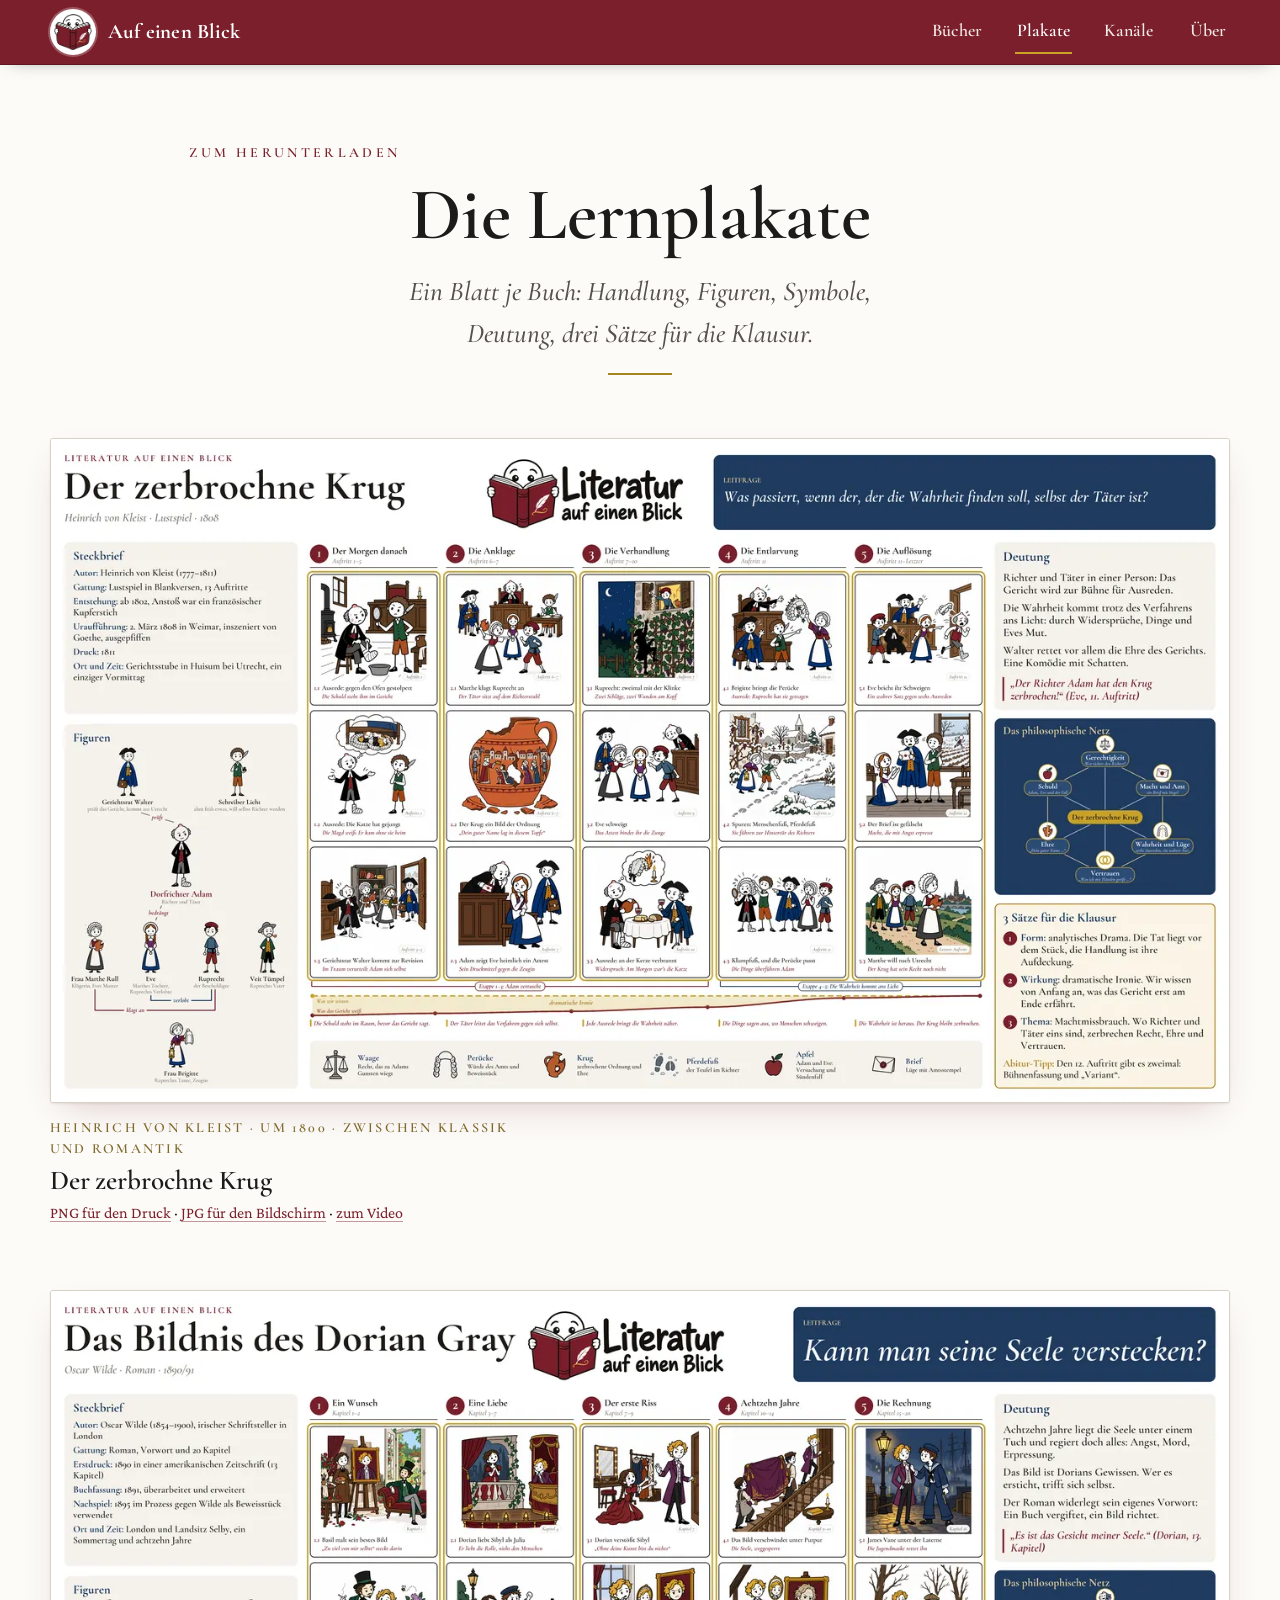
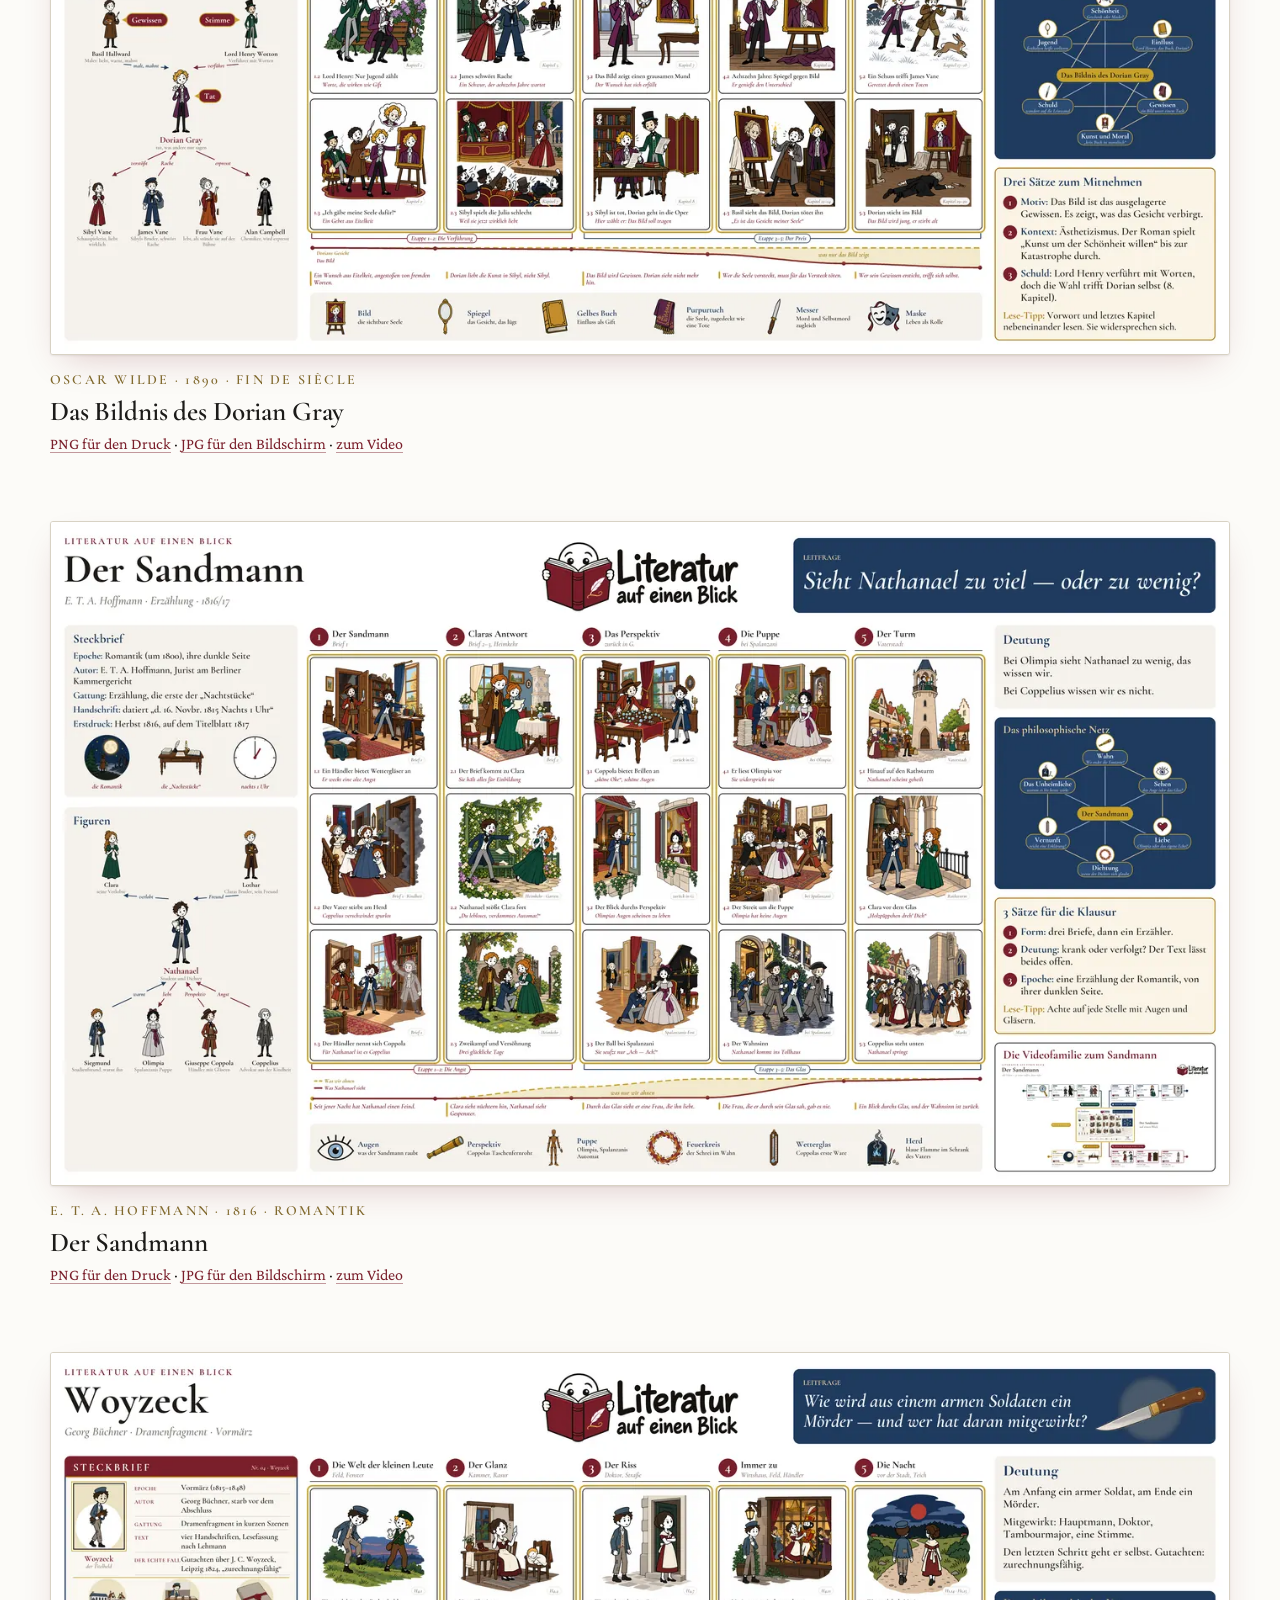
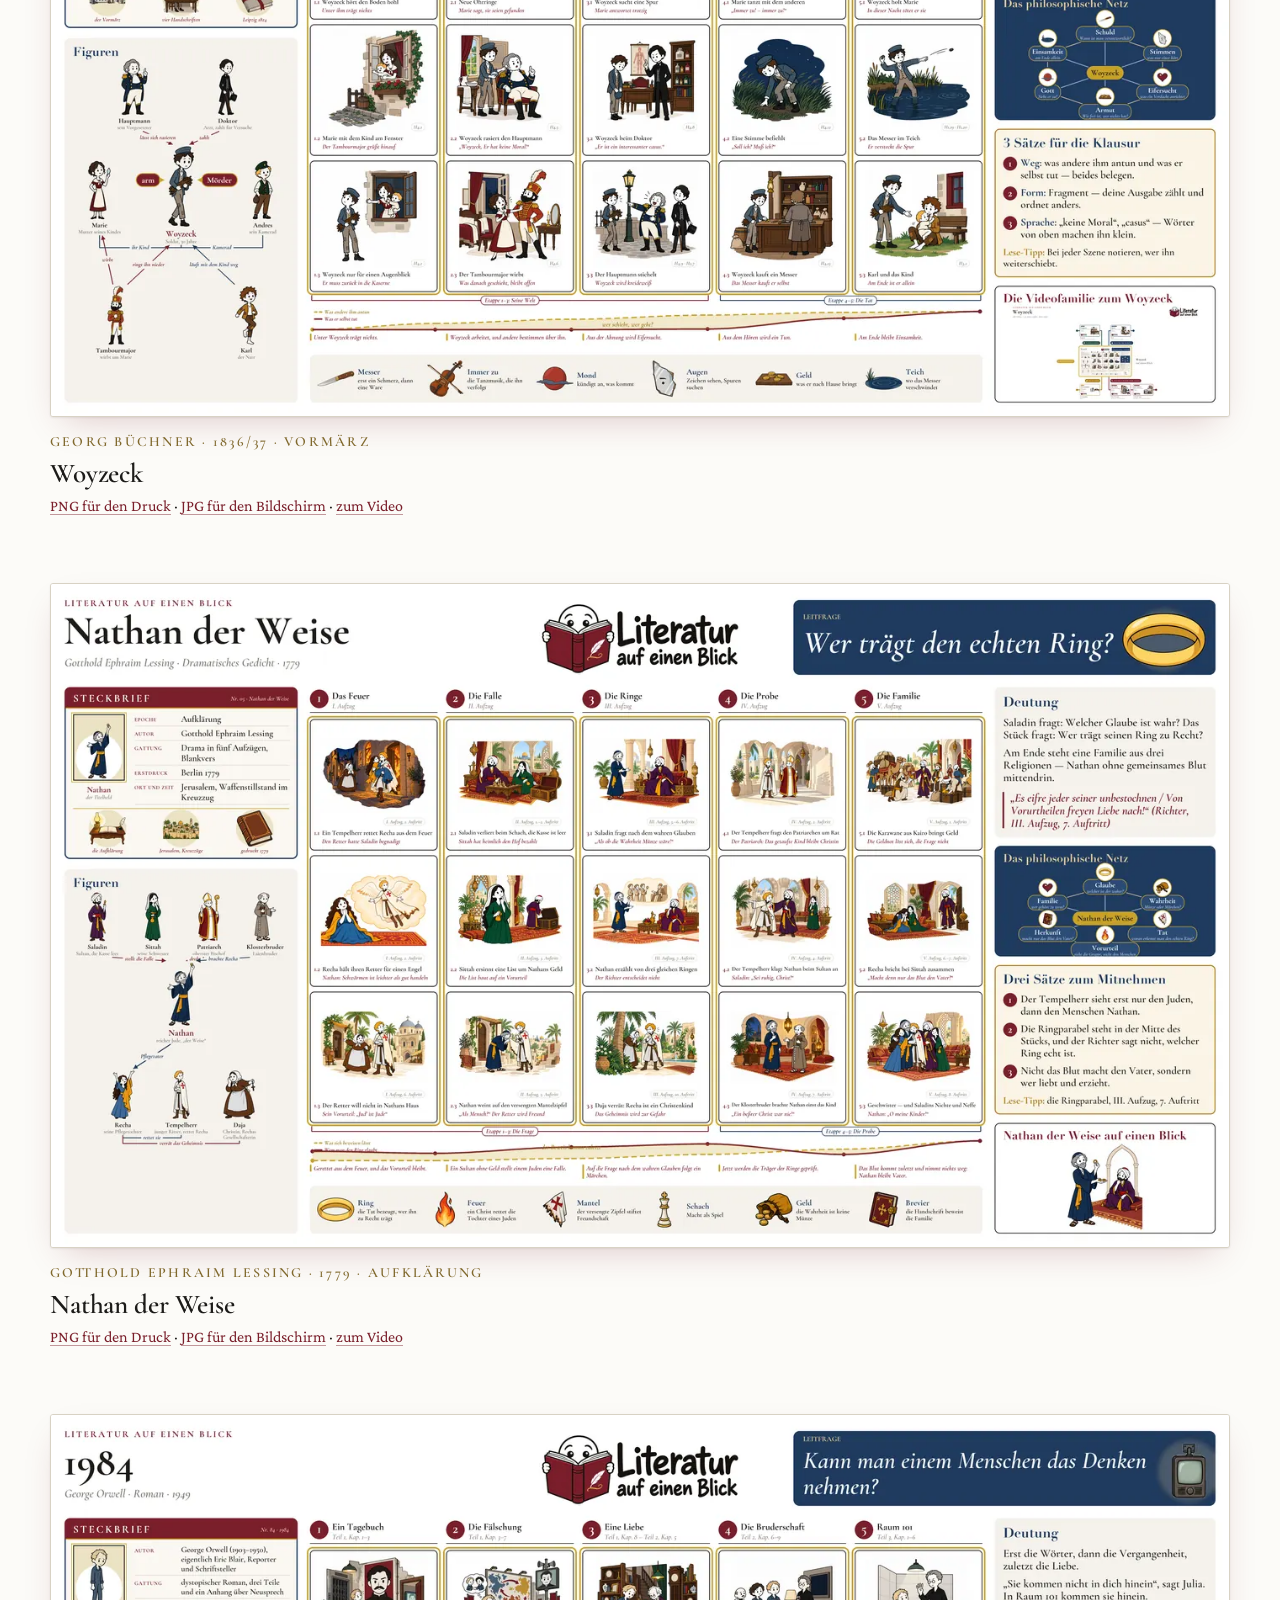
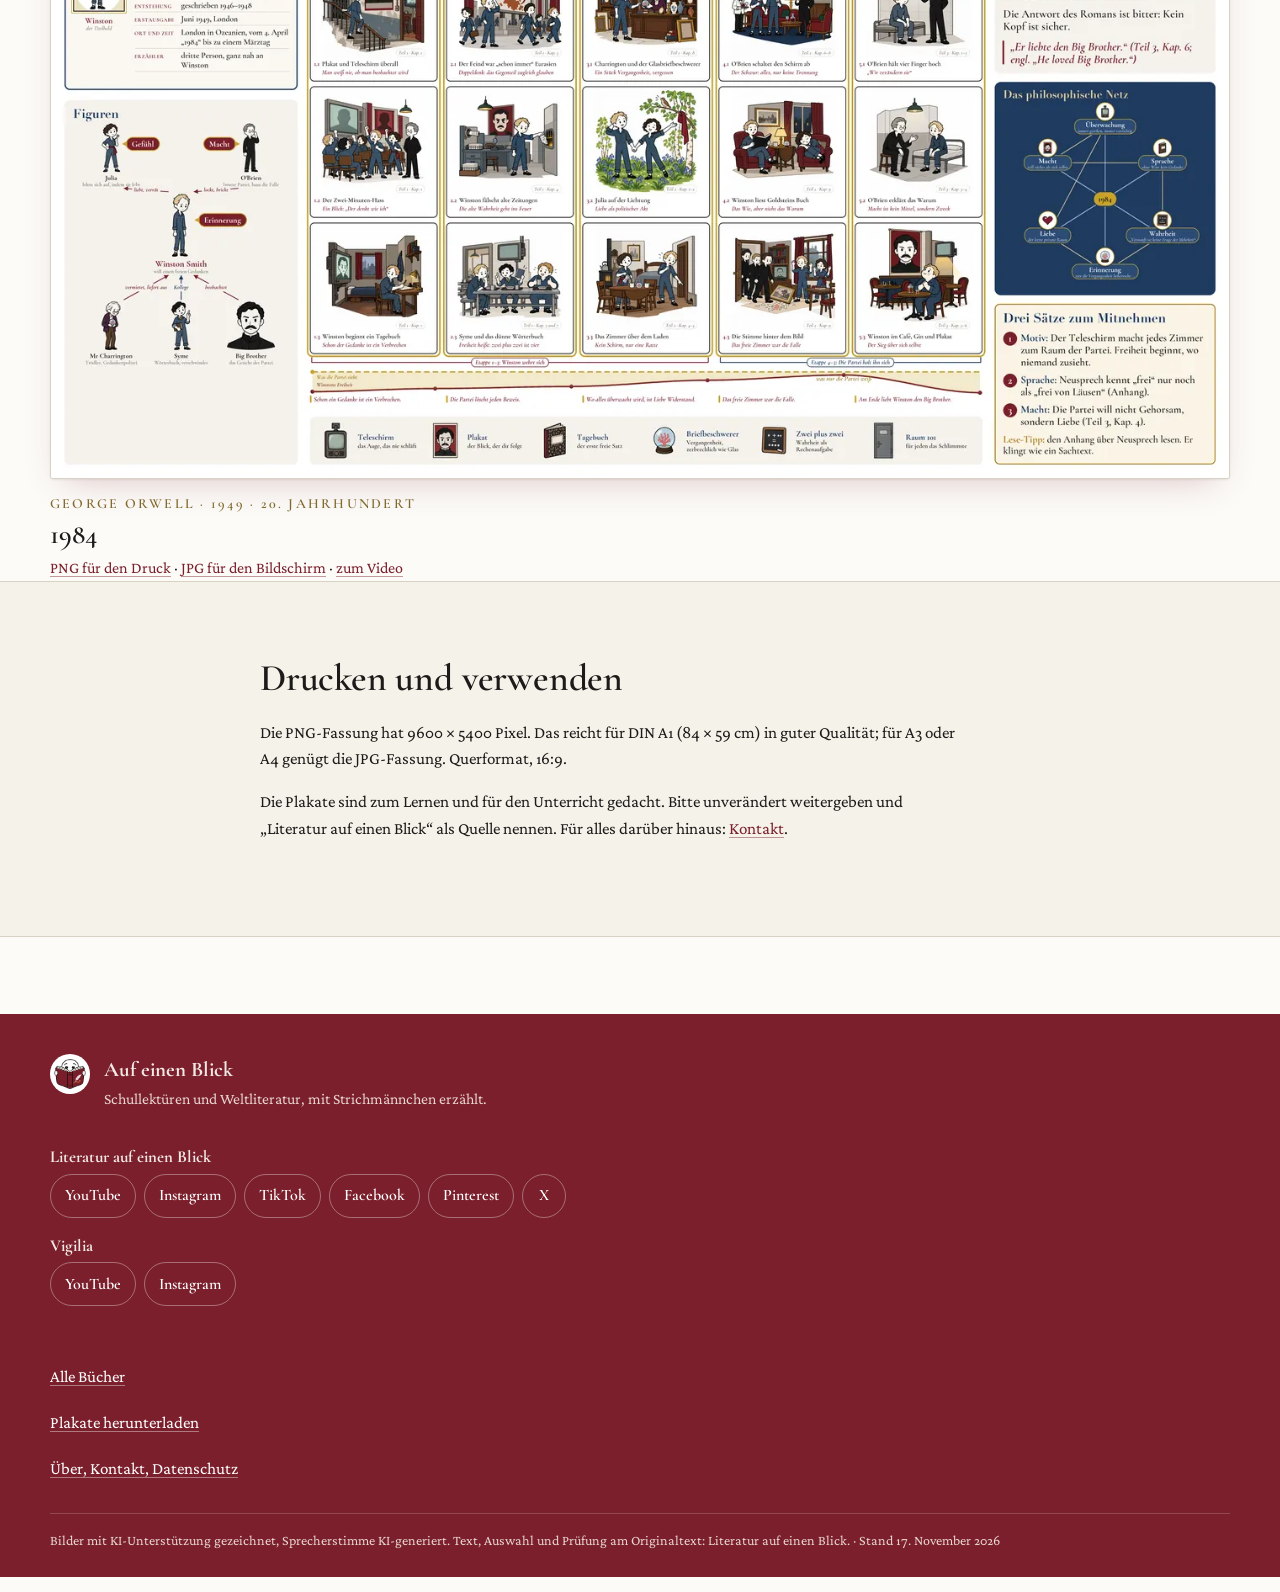
<file: plakate/index.html>
<!doctype html>
<html lang="de">
<head>
<meta charset="utf-8">
<meta name="viewport" content="width=device-width, initial-scale=1">
<title>Plakate · Auf einen Blick</title>
<meta name="description" content="Die Lernplakate von Literatur auf einen Blick zum Herunterladen: Der zerbrochne Krug, Das Bildnis des Dorian Gray, Der Sandmann, Woyzeck, Nathan der Weise, 1984. PNG für den Druck, JPG für den Bildschirm.">
<meta name="color-scheme" content="light">
<meta name="theme-color" content="#7A1F2B">
<meta name="google-site-verification" content="dYZ2hgxdLOQ-NdaXoD5eYEGdxpUDi4HKj_KnLI_vL98">
<meta name="p:domain_verify" content="3f7eaf046e3f26bb8e0d4d03ab0df8d9">
<link rel="canonical" href="https://aufeinenblick-kanal.de/plakate/">
<meta property="og:url" content="https://aufeinenblick-kanal.de/plakate/">
<meta property="og:type" content="website">
<meta property="og:site_name" content="Auf einen Blick">
<meta property="og:title" content="Plakate · Auf einen Blick">
<meta property="og:description" content="Die Lernplakate von Literatur auf einen Blick zum Herunterladen: Der zerbrochne Krug, Das Bildnis des Dorian Gray, Der Sandmann, Woyzeck, Nathan der Weise, 1984. PNG für den Druck, JPG für den Bildschirm.">
<meta property="og:image" content="https://aufeinenblick-kanal.de/medien/der-zerbrochne-krug/plakat-vorschau.jpg">
<meta property="og:image:width" content="2000">
<meta property="og:image:height" content="1125">
<meta property="og:image:alt" content="Lernplakat von Literatur auf einen Blick">
<meta property="og:locale" content="de_DE">
<meta name="twitter:card" content="summary_large_image">
<link rel="icon" type="image/png" sizes="32x32" href="../medien/favicon-32.png">
<link rel="icon" type="image/png" sizes="192x192" href="../medien/favicon-192.png">
<link rel="apple-touch-icon" href="../medien/apple-touch-icon.png">
<link rel="preload" href="../schriften/CormorantGaramond-600.woff" as="font" type="font/woff" crossorigin>
<link rel="preload" href="../schriften/CrimsonPro-Regular.woff" as="font" type="font/woff" crossorigin>
<link rel="stylesheet" href="../stil.css?v=e8e331c3">

</head>
<body>
<a class="sprung" href="#inhalt">Zum Inhalt</a>
<header class="kopf">
  <div class="rahmen kopf-innen">
    <a class="marke" href="../" aria-label="Auf einen Blick – Startseite">
      <picture><source type="image/webp" srcset="../medien/gucker-92.webp"><img src="../medien/gucker-92.png" alt="" width="46" height="46"></picture>
      <span>Auf einen Blick</span>
    </a>
    <nav class="nav" aria-label="Hauptnavigation"><a href="../literatur/">Bücher</a><a href="../plakate/" aria-current="page">Plakate</a><a href="../#kanaele">Kanäle</a><a href="../ueber/">Über</a></nav>
  </div>
</header>
<main id="inhalt">

<section class="rahmen">
  <div class="titelkopf"><p class="kicker">Zum Herunterladen</p><h1>Die Lernplakate</h1><p class="unterzeile">Ein Blatt je Buch: Handlung, Figuren, Symbole, Deutung, drei Sätze für die Klausur.</p><span class="goldlinie" aria-hidden="true"></span></div>
  <ul class="plakat-liste"><li class="plakat-karte">
  <a class="plakat-gross" href="../medien/der-zerbrochne-krug/plakat-bildschirm.jpg"><picture><source type="image/webp" srcset="../medien/der-zerbrochne-krug/plakat-960.webp 960w, ../medien/der-zerbrochne-krug/plakat-1400.webp 1400w, ../medien/der-zerbrochne-krug/plakat-2000.webp 2000w" sizes="(max-width: 1212px) calc(100vw - 32px), 1180px"><img src="../medien/der-zerbrochne-krug/plakat-vorschau.jpg" alt="Lernplakat „Der zerbrochne Krug auf einen Blick“" width="2000" height="1125" loading="lazy" decoding="async"></picture></a>
  <div>
    <p class="werk-autor">Heinrich von Kleist · um 1800 · zwischen Klassik und Romantik</p>
    <h2>Der zerbrochne Krug</h2>
    <p class="werk-links"><a href="../medien/der-zerbrochne-krug/plakat.png" download="Der zerbrochne Krug auf einen Blick – Plakat.png">PNG für den Druck</a> · <a href="../medien/der-zerbrochne-krug/plakat-bildschirm.jpg" download="Der zerbrochne Krug auf einen Blick – Plakat.jpg">JPG für den Bildschirm</a> · <a href="../literatur/der-zerbrochne-krug/">zum Video</a></p>
  </div>
</li><li class="plakat-karte">
  <a class="plakat-gross" href="../medien/das-bildnis-des-dorian-gray/plakat-bildschirm.jpg"><picture><source type="image/webp" srcset="../medien/das-bildnis-des-dorian-gray/plakat-960.webp 960w, ../medien/das-bildnis-des-dorian-gray/plakat-1400.webp 1400w, ../medien/das-bildnis-des-dorian-gray/plakat-2000.webp 2000w" sizes="(max-width: 1212px) calc(100vw - 32px), 1180px"><img src="../medien/das-bildnis-des-dorian-gray/plakat-vorschau.jpg" alt="Lernplakat „Das Bildnis des Dorian Gray auf einen Blick“" width="2000" height="1125" loading="lazy" decoding="async"></picture></a>
  <div>
    <p class="werk-autor">Oscar Wilde · 1890 · Fin de Siècle</p>
    <h2>Das Bildnis des Dorian Gray</h2>
    <p class="werk-links"><a href="../medien/das-bildnis-des-dorian-gray/plakat.png" download="Das Bildnis des Dorian Gray auf einen Blick – Plakat.png">PNG für den Druck</a> · <a href="../medien/das-bildnis-des-dorian-gray/plakat-bildschirm.jpg" download="Das Bildnis des Dorian Gray auf einen Blick – Plakat.jpg">JPG für den Bildschirm</a> · <a href="../literatur/das-bildnis-des-dorian-gray/">zum Video</a></p>
  </div>
</li><li class="plakat-karte">
  <a class="plakat-gross" href="../medien/der-sandmann/plakat-bildschirm.jpg"><picture><source type="image/webp" srcset="../medien/der-sandmann/plakat-960.webp 960w, ../medien/der-sandmann/plakat-1400.webp 1400w, ../medien/der-sandmann/plakat-2000.webp 2000w" sizes="(max-width: 1212px) calc(100vw - 32px), 1180px"><img src="../medien/der-sandmann/plakat-vorschau.jpg" alt="Lernplakat „Der Sandmann auf einen Blick“" width="2000" height="1125" loading="lazy" decoding="async"></picture></a>
  <div>
    <p class="werk-autor">E. T. A. Hoffmann · 1816 · Romantik</p>
    <h2>Der Sandmann</h2>
    <p class="werk-links"><a href="../medien/der-sandmann/plakat.png" download="Der Sandmann auf einen Blick – Plakat.png">PNG für den Druck</a> · <a href="../medien/der-sandmann/plakat-bildschirm.jpg" download="Der Sandmann auf einen Blick – Plakat.jpg">JPG für den Bildschirm</a> · <a href="../literatur/der-sandmann/">zum Video</a></p>
  </div>
</li><li class="plakat-karte">
  <a class="plakat-gross" href="../medien/woyzeck/plakat-bildschirm.jpg"><picture><source type="image/webp" srcset="../medien/woyzeck/plakat-960.webp 960w, ../medien/woyzeck/plakat-1400.webp 1400w, ../medien/woyzeck/plakat-2000.webp 2000w" sizes="(max-width: 1212px) calc(100vw - 32px), 1180px"><img src="../medien/woyzeck/plakat-vorschau.jpg" alt="Lernplakat „Woyzeck auf einen Blick“" width="2000" height="1125" loading="lazy" decoding="async"></picture></a>
  <div>
    <p class="werk-autor">Georg Büchner · 1836/37 · Vormärz</p>
    <h2>Woyzeck</h2>
    <p class="werk-links"><a href="../medien/woyzeck/plakat.png" download="Woyzeck auf einen Blick – Plakat.png">PNG für den Druck</a> · <a href="../medien/woyzeck/plakat-bildschirm.jpg" download="Woyzeck auf einen Blick – Plakat.jpg">JPG für den Bildschirm</a> · <a href="../literatur/woyzeck/">zum Video</a></p>
  </div>
</li><li class="plakat-karte">
  <a class="plakat-gross" href="../medien/nathan-der-weise/plakat-bildschirm.jpg"><picture><source type="image/webp" srcset="../medien/nathan-der-weise/plakat-960.webp 960w, ../medien/nathan-der-weise/plakat-1400.webp 1400w, ../medien/nathan-der-weise/plakat-2000.webp 2000w" sizes="(max-width: 1212px) calc(100vw - 32px), 1180px"><img src="../medien/nathan-der-weise/plakat-vorschau.jpg" alt="Lernplakat „Nathan der Weise auf einen Blick“" width="2000" height="1125" loading="lazy" decoding="async"></picture></a>
  <div>
    <p class="werk-autor">Gotthold Ephraim Lessing · 1779 · Aufklärung</p>
    <h2>Nathan der Weise</h2>
    <p class="werk-links"><a href="../medien/nathan-der-weise/plakat.png" download="Nathan der Weise auf einen Blick – Plakat.png">PNG für den Druck</a> · <a href="../medien/nathan-der-weise/plakat-bildschirm.jpg" download="Nathan der Weise auf einen Blick – Plakat.jpg">JPG für den Bildschirm</a> · <a href="../literatur/nathan-der-weise/">zum Video</a></p>
  </div>
</li><li class="plakat-karte">
  <a class="plakat-gross" href="../medien/1984/plakat-bildschirm.jpg"><picture><source type="image/webp" srcset="../medien/1984/plakat-960.webp 960w, ../medien/1984/plakat-1400.webp 1400w, ../medien/1984/plakat-2000.webp 2000w" sizes="(max-width: 1212px) calc(100vw - 32px), 1180px"><img src="../medien/1984/plakat-vorschau.jpg" alt="Lernplakat „1984 auf einen Blick“" width="2000" height="1125" loading="lazy" decoding="async"></picture></a>
  <div>
    <p class="werk-autor">George Orwell · 1949 · 20. Jahrhundert</p>
    <h2>1984</h2>
    <p class="werk-links"><a href="../medien/1984/plakat.png" download="1984 auf einen Blick – Plakat.png">PNG für den Druck</a> · <a href="../medien/1984/plakat-bildschirm.jpg" download="1984 auf einen Blick – Plakat.jpg">JPG für den Bildschirm</a> · <a href="../literatur/1984/">zum Video</a></p>
  </div>
</li></ul>
</section>
<section class="abschnitt abschnitt-ton">
  <div class="rahmen schmal">
    <h2>Drucken und verwenden</h2>
    <p>Die PNG-Fassung hat 9600 × 5400 Pixel. Das reicht für DIN A1 (84 × 59 cm) in guter Qualität; für A3 oder A4 genügt die JPG-Fassung. Querformat, 16:9.</p>
    <p>Die Plakate sind zum Lernen und für den Unterricht gedacht. Bitte unverändert weitergeben und „Literatur auf einen Blick“ als Quelle nennen. Für alles darüber hinaus: <a href="../ueber/">Kontakt</a>.</p>
  </div>
</section>

</main>
<footer class="fuss">
  <div class="rahmen fuss-innen">
    <div class="fuss-marke">
      <picture><source type="image/webp" srcset="../medien/gucker-92.webp"><img src="../medien/gucker-92.png" alt="" width="40" height="40" loading="lazy" decoding="async"></picture>
      <div><strong>Auf einen Blick</strong><br><span>Schullektüren und Weltliteratur, mit Strichmännchen erzählt.</span></div>
    </div>
    <div class="fuss-sozial">
      <p class="fuss-titel">Literatur auf einen Blick</p><p class="sozial hell"><a href="https://www.youtube.com/@literaturaufeinenblick" rel="noopener">YouTube</a><a href="https://www.instagram.com/literaturaufeinenblick/" rel="noopener">Instagram</a><a href="https://www.tiktok.com/@literaturaufeinenblick" rel="noopener">TikTok</a><a href="https://www.facebook.com/profile.php?id=61595866234250" rel="noopener">Facebook</a><a href="https://de.pinterest.com/literaturaufeinenblick/" rel="noopener">Pinterest</a><a href="https://x.com/LitAufEinBlick" rel="noopener">X</a></p>
      <p class="fuss-titel">Vigilia</p><p class="sozial hell"><a href="https://www.youtube.com/@vigiliastudy" rel="noopener">YouTube</a><a href="https://www.instagram.com/vigilia_ambience/" rel="noopener">Instagram</a></p>
    </div>
    <ul class="fuss-links">
      <li><a href="../literatur/">Alle Bücher</a></li>
      <li><a href="../plakate/">Plakate herunterladen</a></li>
      <li><a href="../ueber/">Über, Kontakt, Datenschutz</a></li>
    </ul>
  </div>
  <p class="rahmen fuss-zeile">Bilder mit KI-Unterstützung gezeichnet, Sprecherstimme KI-generiert. Text, Auswahl und Prüfung am Originaltext: Literatur auf einen Blick. · Stand 17. November 2026</p>
</footer>
<script src="../seite.js?v=51c5c749" defer></script>
</body>
</html>
</file>
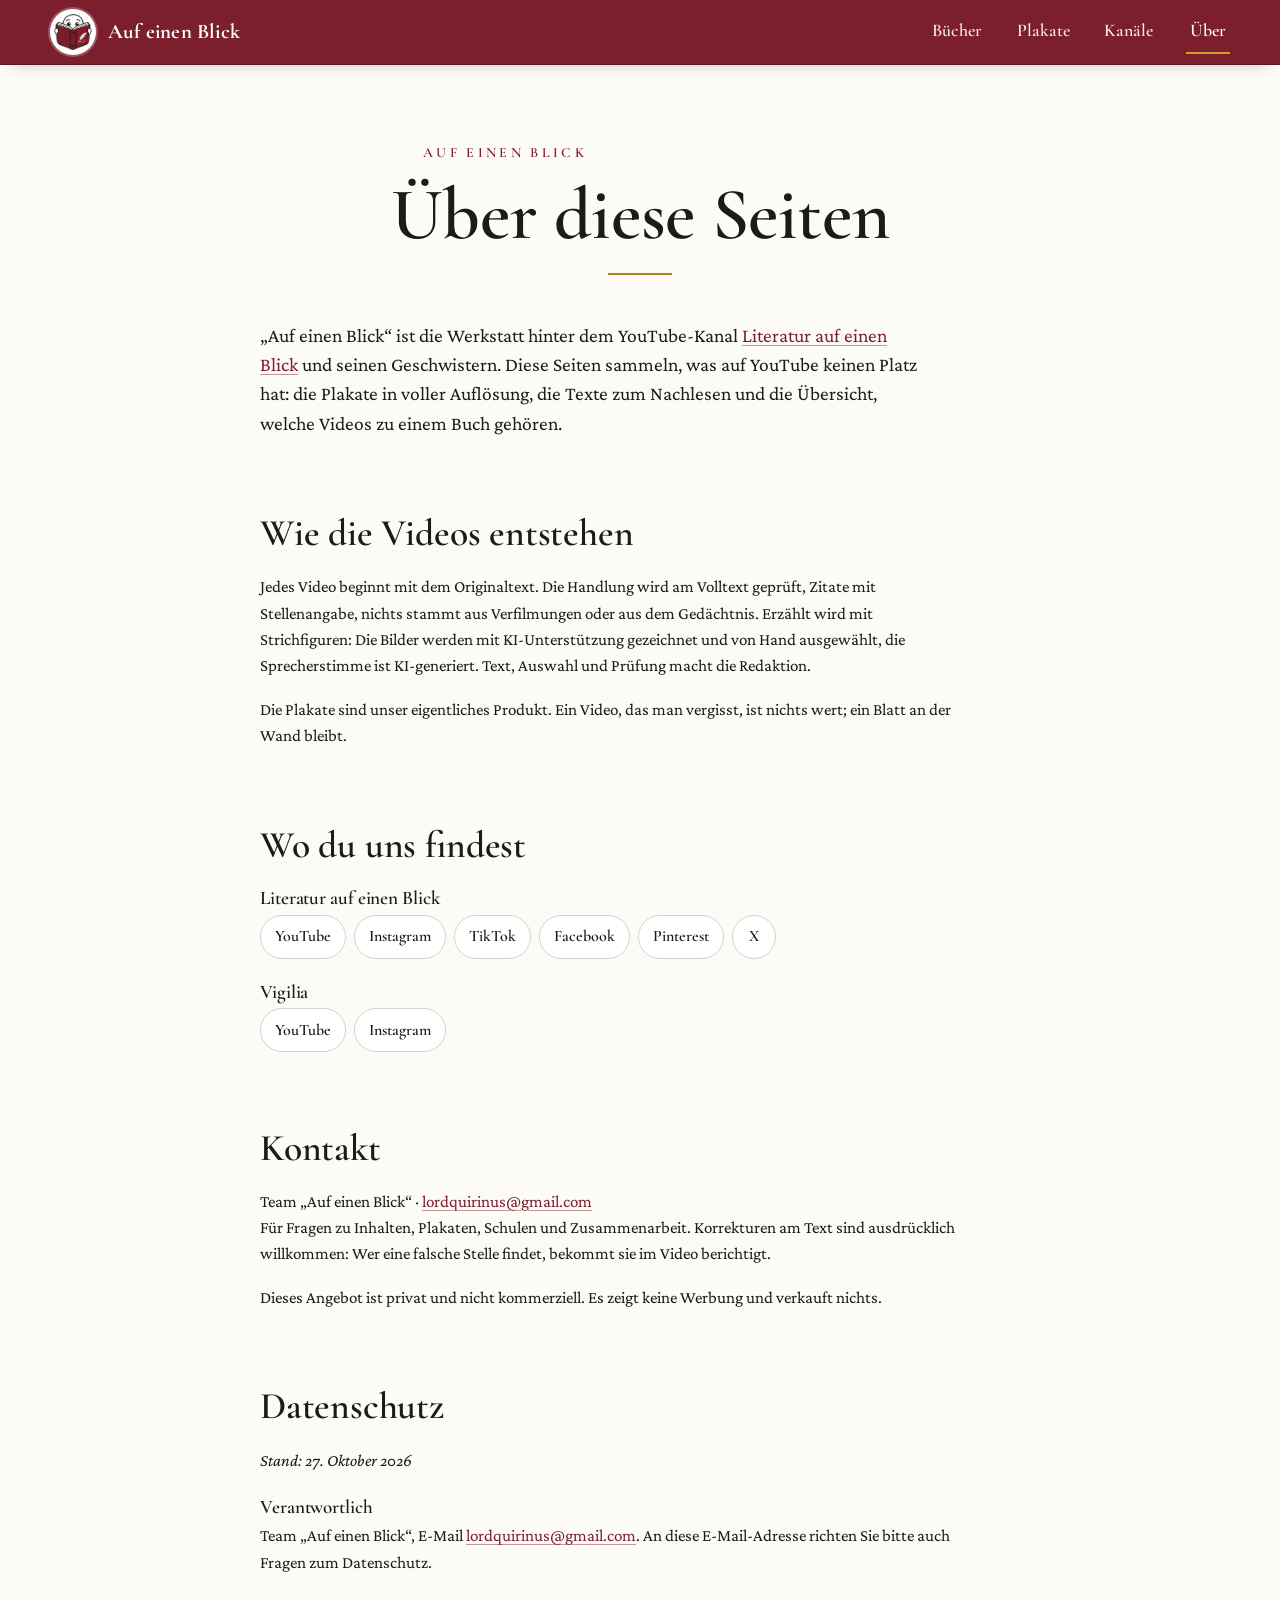
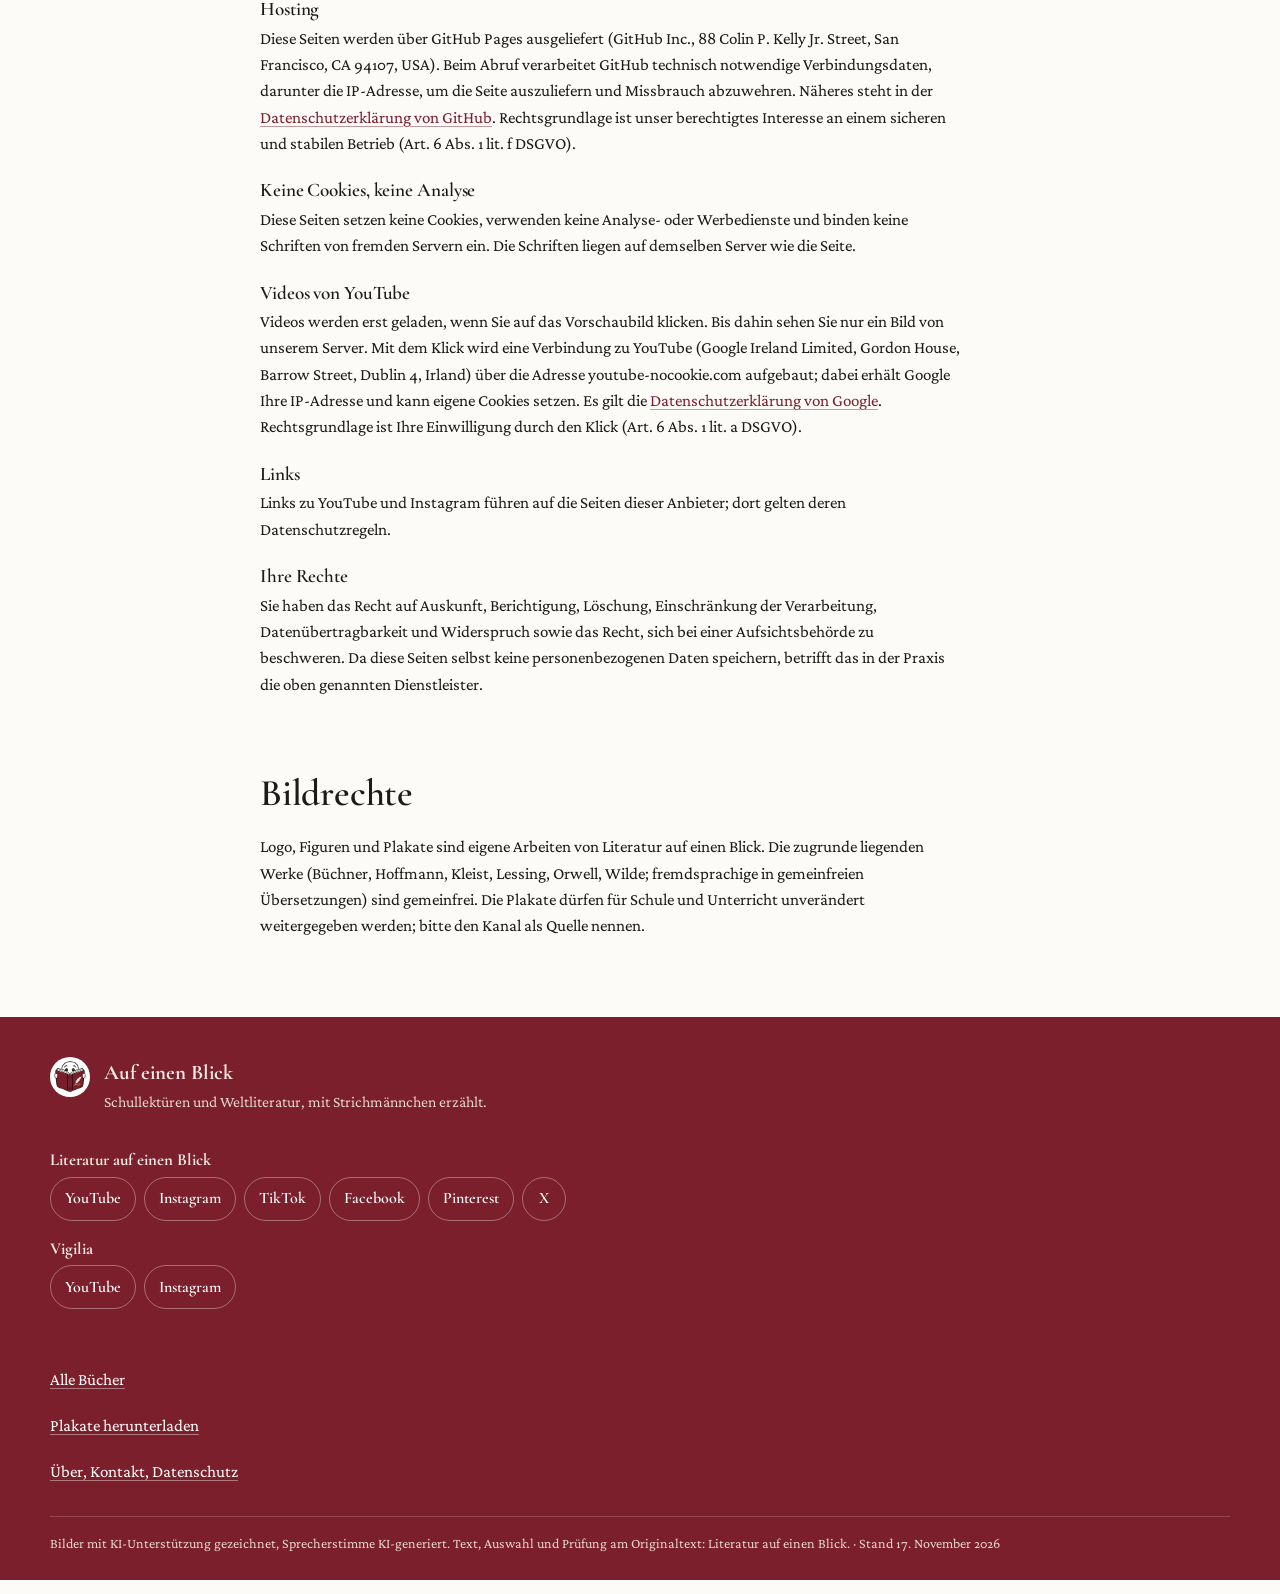
<file: ueber/index.html>
<!doctype html>
<html lang="de">
<head>
<meta charset="utf-8">
<meta name="viewport" content="width=device-width, initial-scale=1">
<title>Über, Kontakt, Datenschutz · Auf einen Blick</title>
<meta name="description" content="Wer hinter Literatur auf einen Blick steht, wie die Videos entstehen, Kontakt und Datenschutzerklärung.">
<meta name="color-scheme" content="light">
<meta name="theme-color" content="#7A1F2B">
<meta name="google-site-verification" content="dYZ2hgxdLOQ-NdaXoD5eYEGdxpUDi4HKj_KnLI_vL98">
<meta name="p:domain_verify" content="3f7eaf046e3f26bb8e0d4d03ab0df8d9">
<link rel="canonical" href="https://aufeinenblick-kanal.de/ueber/">
<meta property="og:url" content="https://aufeinenblick-kanal.de/ueber/">
<meta property="og:type" content="website">
<meta property="og:site_name" content="Auf einen Blick">
<meta property="og:title" content="Über, Kontakt, Datenschutz · Auf einen Blick">
<meta property="og:description" content="Wer hinter Literatur auf einen Blick steht, wie die Videos entstehen, Kontakt und Datenschutzerklärung.">
<meta property="og:image" content="https://aufeinenblick-kanal.de/medien/logo.png">
<meta property="og:image:width" content="1200">
<meta property="og:image:height" content="421">
<meta property="og:image:alt" content="Auf einen Blick">
<meta property="og:locale" content="de_DE">
<meta name="twitter:card" content="summary_large_image">
<link rel="icon" type="image/png" sizes="32x32" href="../medien/favicon-32.png">
<link rel="icon" type="image/png" sizes="192x192" href="../medien/favicon-192.png">
<link rel="apple-touch-icon" href="../medien/apple-touch-icon.png">
<link rel="preload" href="../schriften/CormorantGaramond-600.woff" as="font" type="font/woff" crossorigin>
<link rel="preload" href="../schriften/CrimsonPro-Regular.woff" as="font" type="font/woff" crossorigin>
<link rel="stylesheet" href="../stil.css?v=e8e331c3">

</head>
<body>
<a class="sprung" href="#inhalt">Zum Inhalt</a>
<header class="kopf">
  <div class="rahmen kopf-innen">
    <a class="marke" href="../" aria-label="Auf einen Blick – Startseite">
      <picture><source type="image/webp" srcset="../medien/gucker-92.webp"><img src="../medien/gucker-92.png" alt="" width="46" height="46"></picture>
      <span>Auf einen Blick</span>
    </a>
    <nav class="nav" aria-label="Hauptnavigation"><a href="../literatur/">Bücher</a><a href="../plakate/">Plakate</a><a href="../#kanaele">Kanäle</a><a href="../ueber/" aria-current="page">Über</a></nav>
  </div>
</header>
<main id="inhalt">

<section class="rahmen schmal lesen">
  <div class="titelkopf"><p class="kicker">Auf einen Blick</p><h1>Über diese Seiten</h1><span class="goldlinie" aria-hidden="true"></span></div>
  <p class="vorspann">„Auf einen Blick“ ist die Werkstatt hinter dem YouTube-Kanal <a href="https://www.youtube.com/@literaturaufeinenblick" rel="noopener">Literatur auf einen Blick</a> und seinen Geschwistern. Diese Seiten sammeln, was auf YouTube keinen Platz hat: die Plakate in voller Auflösung, die Texte zum Nachlesen und die Übersicht, welche Videos zu einem Buch gehören.</p>

  <h2>Wie die Videos entstehen</h2>
  <p>Jedes Video beginnt mit dem Originaltext. Die Handlung wird am Volltext geprüft, Zitate mit Stellenangabe, nichts stammt aus Verfilmungen oder aus dem Gedächtnis. Erzählt wird mit Strichfiguren: Die Bilder werden mit KI-Unterstützung gezeichnet und von Hand ausgewählt, die Sprecherstimme ist KI-generiert. Text, Auswahl und Prüfung macht die Redaktion.</p>
  <p>Die Plakate sind unser eigentliches Produkt. Ein Video, das man vergisst, ist nichts wert; ein Blatt an der Wand bleibt.</p>

  <h2>Wo du uns findest</h2>
  <h3>Literatur auf einen Blick</h3>
  <p class="sozial"><a href="https://www.youtube.com/@literaturaufeinenblick" rel="noopener">YouTube</a><a href="https://www.instagram.com/literaturaufeinenblick/" rel="noopener">Instagram</a><a href="https://www.tiktok.com/@literaturaufeinenblick" rel="noopener">TikTok</a><a href="https://www.facebook.com/profile.php?id=61595866234250" rel="noopener">Facebook</a><a href="https://de.pinterest.com/literaturaufeinenblick/" rel="noopener">Pinterest</a><a href="https://x.com/LitAufEinBlick" rel="noopener">X</a></p>
  <h3>Vigilia</h3>
  <p class="sozial"><a href="https://www.youtube.com/@vigiliastudy" rel="noopener">YouTube</a><a href="https://www.instagram.com/vigilia_ambience/" rel="noopener">Instagram</a></p>

  <h2 id="kontakt">Kontakt</h2>
  <p>Team „Auf einen Blick“ · <a href="mailto:lordquirinus@gmail.com">lordquirinus@gmail.com</a><br>Für Fragen zu Inhalten, Plakaten, Schulen und Zusammenarbeit. Korrekturen am Text sind ausdrücklich willkommen: Wer eine falsche Stelle findet, bekommt sie im Video berichtigt.</p>
  <p>Dieses Angebot ist privat und nicht kommerziell. Es zeigt keine Werbung und verkauft nichts.</p>

  <h2 id="datenschutz">Datenschutz</h2>
  <p><em>Stand: 27. Oktober 2026</em></p>
  <h3>Verantwortlich</h3>
  <p>Team „Auf einen Blick“, E-Mail <a href="mailto:lordquirinus@gmail.com">lordquirinus@gmail.com</a>. An diese E-Mail-Adresse richten Sie bitte auch Fragen zum Datenschutz.</p>
  <h3>Hosting</h3>
  <p>Diese Seiten werden über GitHub Pages ausgeliefert (GitHub Inc., 88 Colin P. Kelly Jr. Street, San Francisco, CA 94107, USA). Beim Abruf verarbeitet GitHub technisch notwendige Verbindungsdaten, darunter die IP-Adresse, um die Seite auszuliefern und Missbrauch abzuwehren. Näheres steht in der <a href="https://docs.github.com/de/site-policy/privacy-policies/github-general-privacy-statement" rel="noopener">Datenschutzerklärung von GitHub</a>. Rechtsgrundlage ist unser berechtigtes Interesse an einem sicheren und stabilen Betrieb (Art. 6 Abs. 1 lit. f DSGVO).</p>
  <h3>Keine Cookies, keine Analyse</h3>
  <p>Diese Seiten setzen keine Cookies, verwenden keine Analyse- oder Werbedienste und binden keine Schriften von fremden Servern ein. Die Schriften liegen auf demselben Server wie die Seite.</p>
  <h3>Videos von YouTube</h3>
  <p>Videos werden erst geladen, wenn Sie auf das Vorschaubild klicken. Bis dahin sehen Sie nur ein Bild von unserem Server. Mit dem Klick wird eine Verbindung zu YouTube (Google Ireland Limited, Gordon House, Barrow Street, Dublin 4, Irland) über die Adresse youtube-nocookie.com aufgebaut; dabei erhält Google Ihre IP-Adresse und kann eigene Cookies setzen. Es gilt die <a href="https://policies.google.com/privacy?hl=de" rel="noopener">Datenschutzerklärung von Google</a>. Rechtsgrundlage ist Ihre Einwilligung durch den Klick (Art. 6 Abs. 1 lit. a DSGVO).</p>
  <h3>Links</h3>
  <p>Links zu YouTube und Instagram führen auf die Seiten dieser Anbieter; dort gelten deren Datenschutzregeln.</p>
  <h3>Ihre Rechte</h3>
  <p>Sie haben das Recht auf Auskunft, Berichtigung, Löschung, Einschränkung der Verarbeitung, Datenübertragbarkeit und Widerspruch sowie das Recht, sich bei einer Aufsichtsbehörde zu beschweren. Da diese Seiten selbst keine personenbezogenen Daten speichern, betrifft das in der Praxis die oben genannten Dienstleister.</p>

  <h2>Bildrechte</h2>
  <p>Logo, Figuren und Plakate sind eigene Arbeiten von Literatur auf einen Blick. Die zugrunde liegenden Werke (Büchner, Hoffmann, Kleist, Lessing, Orwell, Wilde; fremdsprachige in gemeinfreien Übersetzungen) sind gemeinfrei. Die Plakate dürfen für Schule und Unterricht unverändert weitergegeben werden; bitte den Kanal als Quelle nennen.</p>
</section>

</main>
<footer class="fuss">
  <div class="rahmen fuss-innen">
    <div class="fuss-marke">
      <picture><source type="image/webp" srcset="../medien/gucker-92.webp"><img src="../medien/gucker-92.png" alt="" width="40" height="40" loading="lazy" decoding="async"></picture>
      <div><strong>Auf einen Blick</strong><br><span>Schullektüren und Weltliteratur, mit Strichmännchen erzählt.</span></div>
    </div>
    <div class="fuss-sozial">
      <p class="fuss-titel">Literatur auf einen Blick</p><p class="sozial hell"><a href="https://www.youtube.com/@literaturaufeinenblick" rel="noopener">YouTube</a><a href="https://www.instagram.com/literaturaufeinenblick/" rel="noopener">Instagram</a><a href="https://www.tiktok.com/@literaturaufeinenblick" rel="noopener">TikTok</a><a href="https://www.facebook.com/profile.php?id=61595866234250" rel="noopener">Facebook</a><a href="https://de.pinterest.com/literaturaufeinenblick/" rel="noopener">Pinterest</a><a href="https://x.com/LitAufEinBlick" rel="noopener">X</a></p>
      <p class="fuss-titel">Vigilia</p><p class="sozial hell"><a href="https://www.youtube.com/@vigiliastudy" rel="noopener">YouTube</a><a href="https://www.instagram.com/vigilia_ambience/" rel="noopener">Instagram</a></p>
    </div>
    <ul class="fuss-links">
      <li><a href="../literatur/">Alle Bücher</a></li>
      <li><a href="../plakate/">Plakate herunterladen</a></li>
      <li><a href="../ueber/">Über, Kontakt, Datenschutz</a></li>
    </ul>
  </div>
  <p class="rahmen fuss-zeile">Bilder mit KI-Unterstützung gezeichnet, Sprecherstimme KI-generiert. Text, Auswahl und Prüfung am Originaltext: Literatur auf einen Blick. · Stand 17. November 2026</p>
</footer>
<script src="../seite.js?v=51c5c749" defer></script>
</body>
</html>
</file>
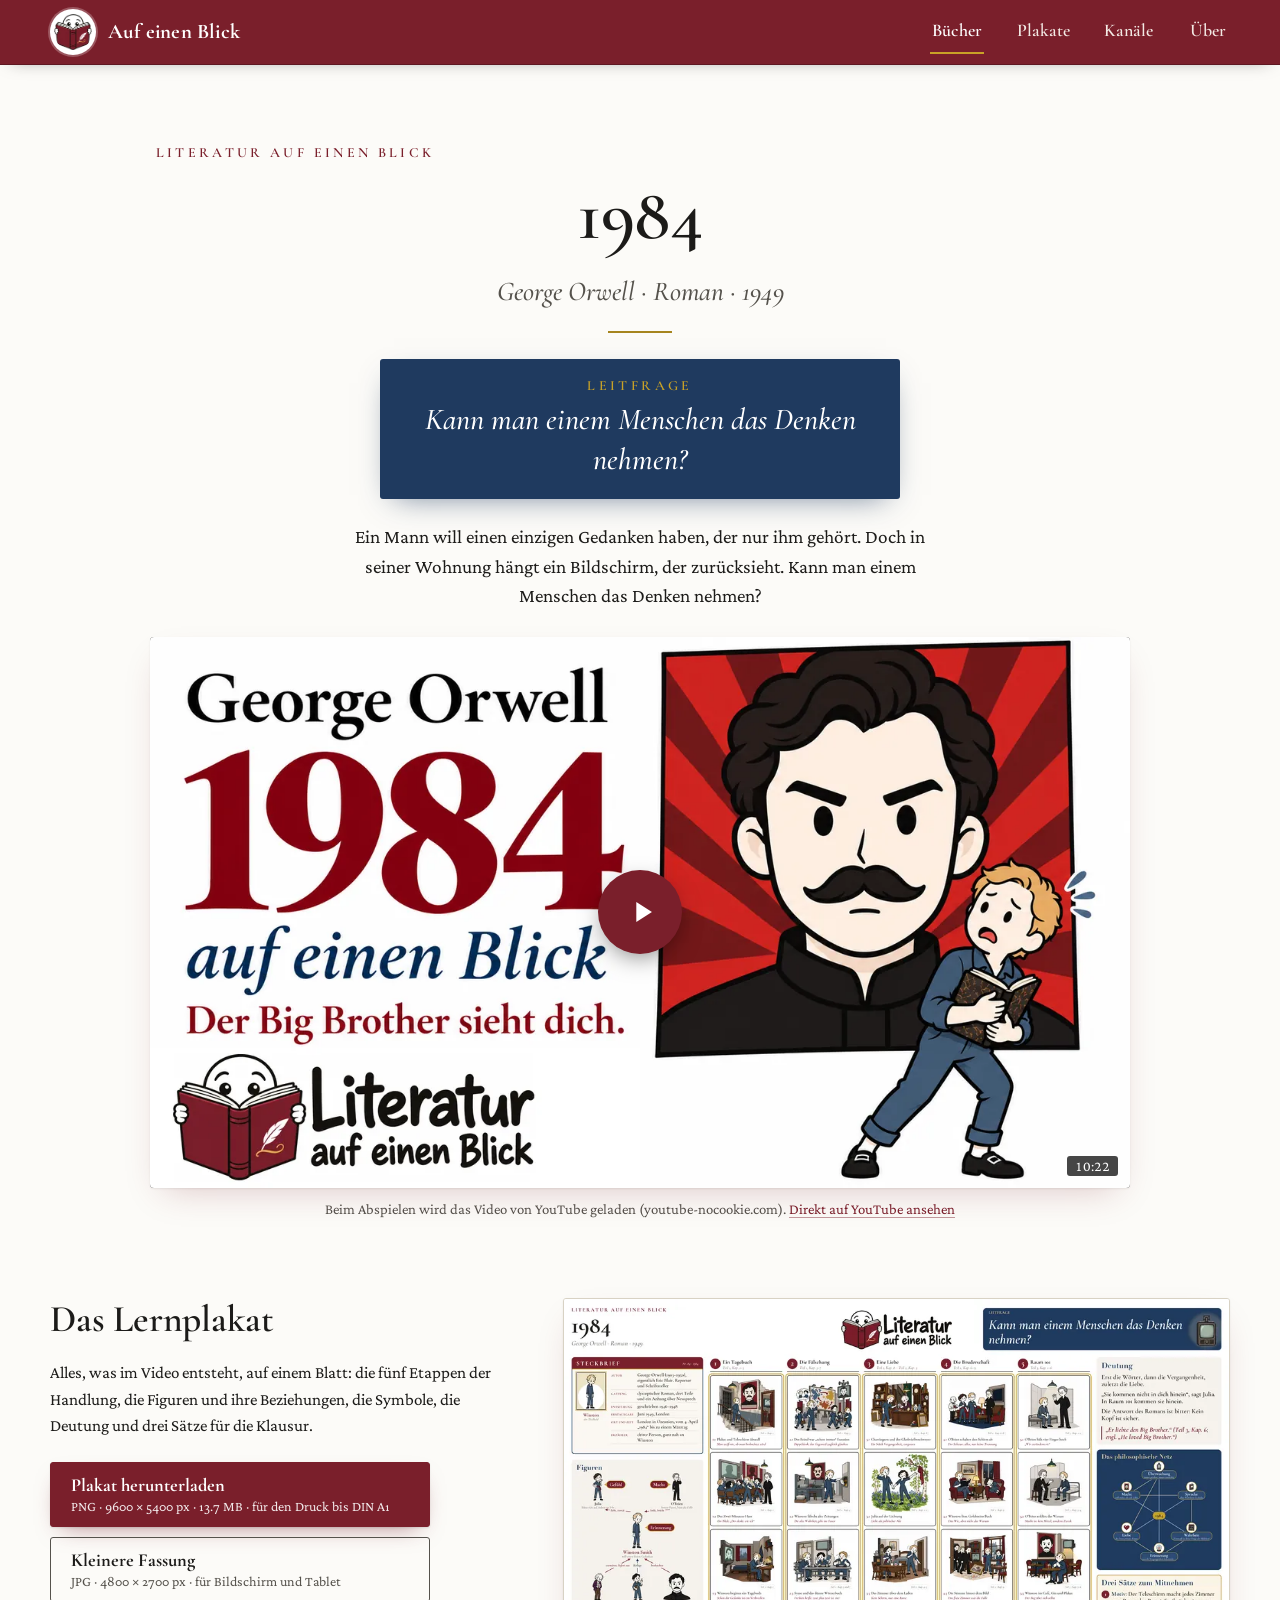
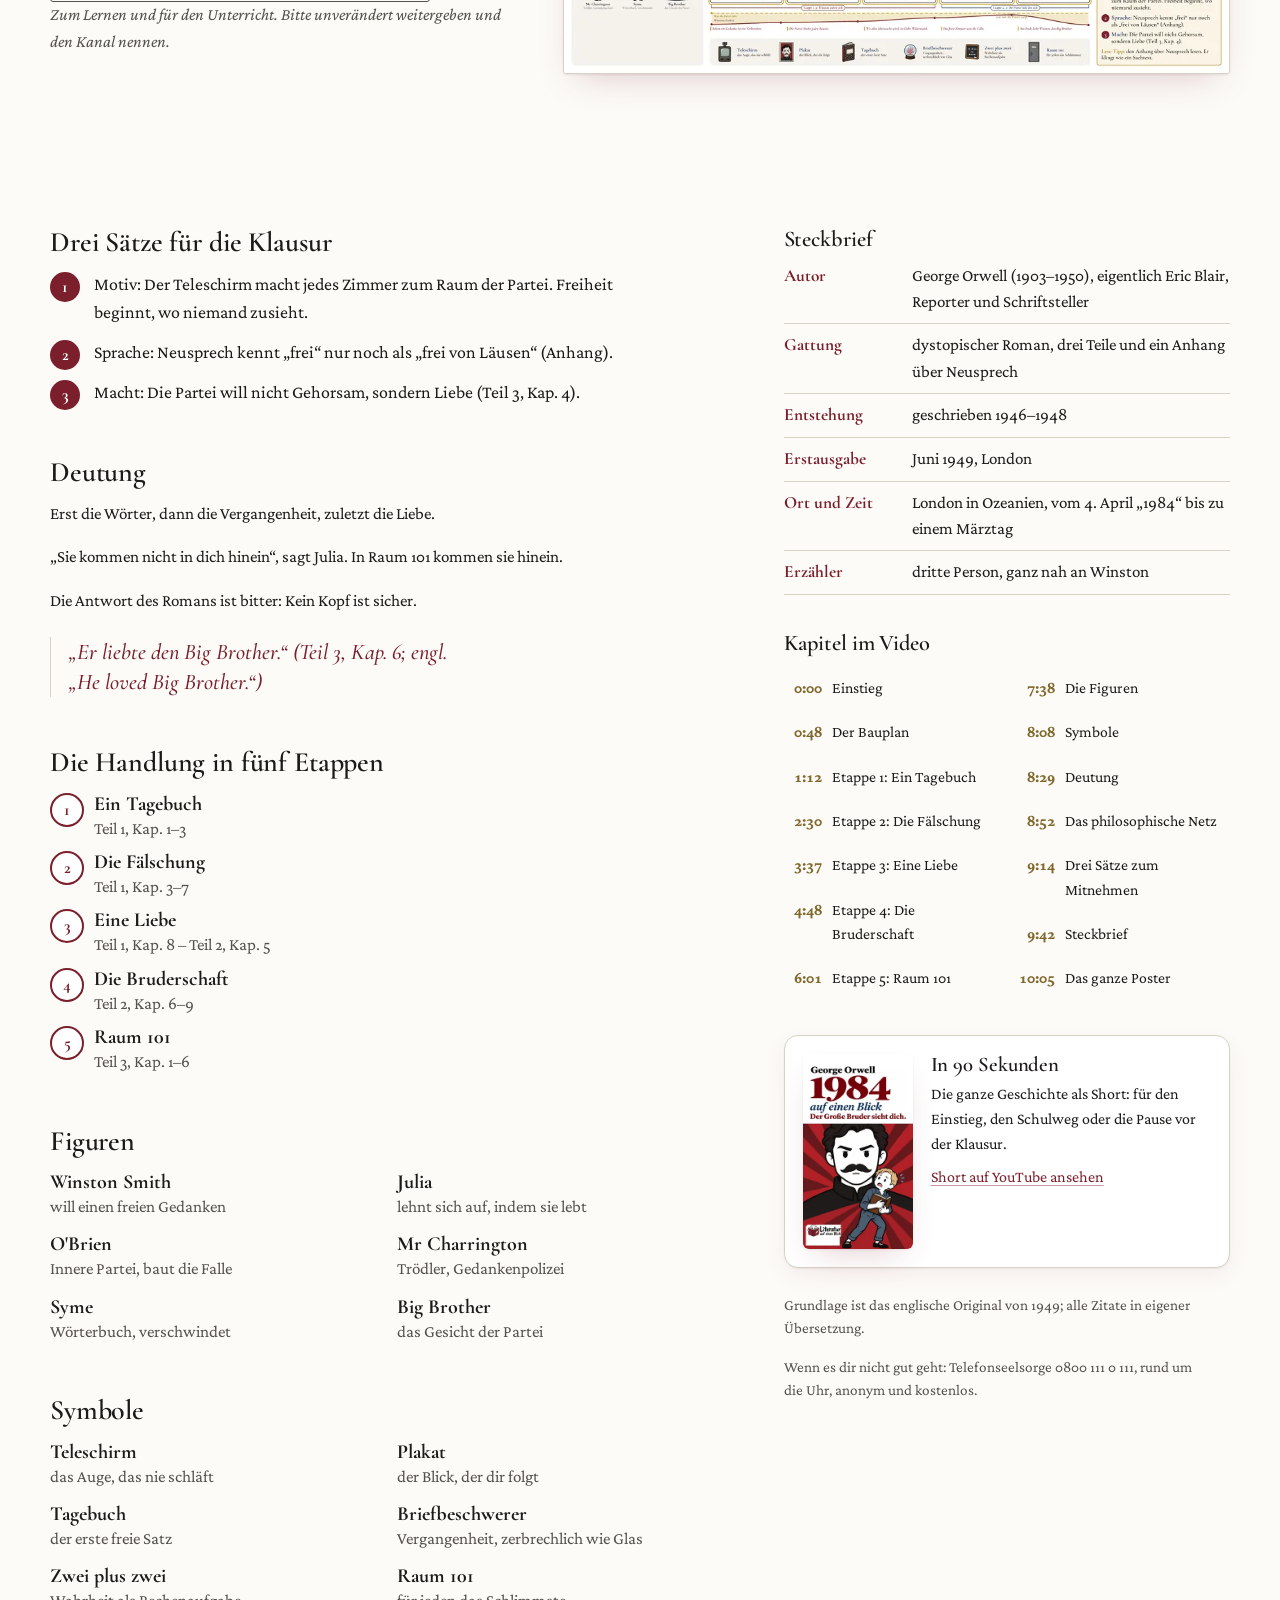
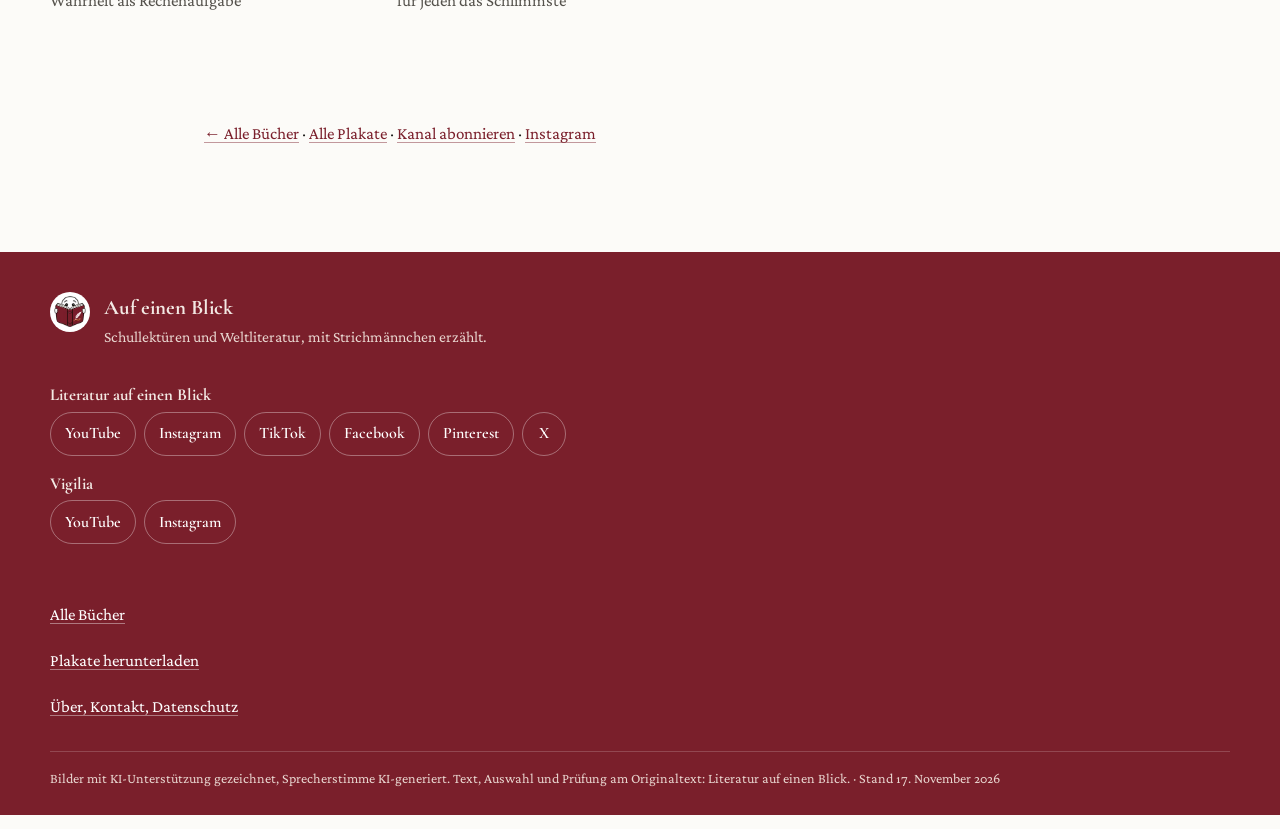
<file: literatur/1984/index.html>
<!doctype html>
<html lang="de">
<head>
<meta charset="utf-8">
<meta name="viewport" content="width=device-width, initial-scale=1">
<title>1984 auf einen Blick · Auf einen Blick</title>
<meta name="description" content="1984 (George Orwell) in zehn Minuten: Zusammenfassung als Video, Lernplakat zum Herunterladen, Figuren, Deutung und drei Sätze für die Klausur.">
<meta name="color-scheme" content="light">
<meta name="theme-color" content="#7A1F2B">
<meta name="google-site-verification" content="dYZ2hgxdLOQ-NdaXoD5eYEGdxpUDi4HKj_KnLI_vL98">
<meta name="p:domain_verify" content="3f7eaf046e3f26bb8e0d4d03ab0df8d9">
<link rel="canonical" href="https://aufeinenblick-kanal.de/literatur/1984/">
<meta property="og:url" content="https://aufeinenblick-kanal.de/literatur/1984/">
<meta property="og:type" content="website">
<meta property="og:site_name" content="Auf einen Blick">
<meta property="og:title" content="1984 auf einen Blick · Auf einen Blick">
<meta property="og:description" content="1984 (George Orwell) in zehn Minuten: Zusammenfassung als Video, Lernplakat zum Herunterladen, Figuren, Deutung und drei Sätze für die Klausur.">
<meta property="og:image" content="https://aufeinenblick-kanal.de/medien/1984/thumbnail.jpg">
<meta property="og:image:width" content="1280">
<meta property="og:image:height" content="720">
<meta property="og:image:alt" content="Vorschaubild „1984 auf einen Blick“">
<meta property="og:locale" content="de_DE">
<meta name="twitter:card" content="summary_large_image">
<link rel="icon" type="image/png" sizes="32x32" href="../../medien/favicon-32.png">
<link rel="icon" type="image/png" sizes="192x192" href="../../medien/favicon-192.png">
<link rel="apple-touch-icon" href="../../medien/apple-touch-icon.png">
<link rel="preload" href="../../schriften/CormorantGaramond-600.woff" as="font" type="font/woff" crossorigin>
<link rel="preload" href="../../schriften/CrimsonPro-Regular.woff" as="font" type="font/woff" crossorigin>
<link rel="stylesheet" href="../../stil.css?v=e8e331c3">
<script type="application/ld+json">{"@context":"https://schema.org","@graph":[{"@type":"VideoObject","@id":"https://aufeinenblick-kanal.de/literatur/1984/#video","name":"1984 von George Orwell – Zusammenfassung auf einen Blick | Dystopie erklärt","description":"Ein Mann will einen einzigen Gedanken haben, der nur ihm gehört. Doch in seiner Wohnung hängt ein Bildschirm, der zurücksieht. Kann man einem Menschen das Denken nehmen?","thumbnailUrl":["https://aufeinenblick-kanal.de/medien/1984/thumbnail.jpg"],"uploadDate":"2026-11-17","embedUrl":"https://www.youtube-nocookie.com/embed/eApNv6pmxJs","inLanguage":"de","publisher":{"@id":"https://aufeinenblick-kanal.de/#organisation"},"about":{"@id":"https://aufeinenblick-kanal.de/literatur/1984/#werk"},"isFamilyFriendly":true,"duration":"PT10M22S","hasPart":[{"@type":"Clip","name":"Einstieg","startOffset":0,"endOffset":48,"url":"https://www.youtube.com/watch?v=eApNv6pmxJs&t=0s"},{"@type":"Clip","name":"Der Bauplan","startOffset":48,"endOffset":72,"url":"https://www.youtube.com/watch?v=eApNv6pmxJs&t=48s"},{"@type":"Clip","name":"Etappe 1: Ein Tagebuch","startOffset":72,"endOffset":150,"url":"https://www.youtube.com/watch?v=eApNv6pmxJs&t=72s"},{"@type":"Clip","name":"Etappe 2: Die Fälschung","startOffset":150,"endOffset":217,"url":"https://www.youtube.com/watch?v=eApNv6pmxJs&t=150s"},{"@type":"Clip","name":"Etappe 3: Eine Liebe","startOffset":217,"endOffset":288,"url":"https://www.youtube.com/watch?v=eApNv6pmxJs&t=217s"},{"@type":"Clip","name":"Etappe 4: Die Bruderschaft","startOffset":288,"endOffset":361,"url":"https://www.youtube.com/watch?v=eApNv6pmxJs&t=288s"},{"@type":"Clip","name":"Etappe 5: Raum 101","startOffset":361,"endOffset":458,"url":"https://www.youtube.com/watch?v=eApNv6pmxJs&t=361s"},{"@type":"Clip","name":"Die Figuren","startOffset":458,"endOffset":488,"url":"https://www.youtube.com/watch?v=eApNv6pmxJs&t=458s"},{"@type":"Clip","name":"Symbole","startOffset":488,"endOffset":509,"url":"https://www.youtube.com/watch?v=eApNv6pmxJs&t=488s"},{"@type":"Clip","name":"Deutung","startOffset":509,"endOffset":532,"url":"https://www.youtube.com/watch?v=eApNv6pmxJs&t=509s"},{"@type":"Clip","name":"Das philosophische Netz","startOffset":532,"endOffset":554,"url":"https://www.youtube.com/watch?v=eApNv6pmxJs&t=532s"},{"@type":"Clip","name":"Drei Sätze zum Mitnehmen","startOffset":554,"endOffset":582,"url":"https://www.youtube.com/watch?v=eApNv6pmxJs&t=554s"},{"@type":"Clip","name":"Steckbrief","startOffset":582,"endOffset":605,"url":"https://www.youtube.com/watch?v=eApNv6pmxJs&t=582s"},{"@type":"Clip","name":"Das ganze Poster","startOffset":605,"endOffset":622,"url":"https://www.youtube.com/watch?v=eApNv6pmxJs&t=605s"}]},{"@type":"Book","@id":"https://aufeinenblick-kanal.de/literatur/1984/#werk","name":"1984","author":{"@type":"Person","name":"George Orwell"}},{"@type":"ImageObject","@id":"https://aufeinenblick-kanal.de/literatur/1984/#plakat","name":"Lernplakat „1984 auf einen Blick“","contentUrl":"https://aufeinenblick-kanal.de/medien/1984/plakat.png","thumbnailUrl":"https://aufeinenblick-kanal.de/medien/1984/plakat-vorschau.jpg","width":9600,"height":5400,"encodingFormat":"image/png","creator":{"@id":"https://aufeinenblick-kanal.de/#organisation"},"creditText":"Literatur auf einen Blick","about":{"@id":"https://aufeinenblick-kanal.de/literatur/1984/#werk"}},{"@type":"BreadcrumbList","itemListElement":[{"@type":"ListItem","position":1,"name":"Start","item":"https://aufeinenblick-kanal.de/"},{"@type":"ListItem","position":2,"name":"Bücher","item":"https://aufeinenblick-kanal.de/literatur/"},{"@type":"ListItem","position":3,"name":"1984","item":"https://aufeinenblick-kanal.de/literatur/1984/"}]}]}</script>
</head>
<body>
<a class="sprung" href="#inhalt">Zum Inhalt</a>
<header class="kopf">
  <div class="rahmen kopf-innen">
    <a class="marke" href="../../" aria-label="Auf einen Blick – Startseite">
      <picture><source type="image/webp" srcset="../../medien/gucker-92.webp"><img src="../../medien/gucker-92.png" alt="" width="46" height="46"></picture>
      <span>Auf einen Blick</span>
    </a>
    <nav class="nav" aria-label="Hauptnavigation"><a href="../../literatur/" aria-current="page">Bücher</a><a href="../../plakate/">Plakate</a><a href="../../#kanaele">Kanäle</a><a href="../../ueber/">Über</a></nav>
  </div>
</header>
<main id="inhalt">

<article class="werk">
<section class="rahmen">
  <div class="titelkopf"><p class="kicker">Literatur auf einen Blick</p><h1>1984</h1><p class="unterzeile">George Orwell · Roman · 1949</p><span class="goldlinie" aria-hidden="true"></span></div>
  <p class="leitfrage"><span>Leitfrage</span>Kann man einem Menschen das Denken nehmen?</p>
  <p class="kurz">Ein Mann will einen einzigen Gedanken haben, der nur ihm gehört. Doch in seiner Wohnung hängt ein Bildschirm, der zurücksieht. Kann man einem Menschen das Denken nehmen?</p>
  <figure class="video video-gross" data-video="eApNv6pmxJs">
  <button class="video-knopf" type="button" aria-label="Video „1984“ abspielen">
    <picture><source type="image/webp" srcset="../../medien/1984/thumbnail-640.webp 640w, ../../medien/1984/thumbnail-960.webp 960w, ../../medien/1984/thumbnail-1280.webp 1280w" sizes="(max-width: 1020px) calc(100vw - 32px), 980px"><img src="../../medien/1984/thumbnail.jpg" alt="Vorschaubild zum Video „1984 auf einen Blick“" width="1280" height="720" fetchpriority="high"></picture>
    <span class="play" aria-hidden="true"><svg viewBox="0 0 24 24" width="30" height="30"><path d="M8 5v14l11-7z" fill="currentColor"/></svg></span>
    <span class="dauer">10:22</span>
  </button>
  <figcaption>Beim Abspielen wird das Video von YouTube geladen (youtube-nocookie.com). <a href="https://www.youtube.com/watch?v=eApNv6pmxJs" rel="noopener">Direkt auf YouTube ansehen</a></figcaption>
</figure>
</section>

<section class="abschnitt rahmen plakat" aria-labelledby="plakat-h">
  <div class="plakat-text">
    <h2 id="plakat-h">Das Lernplakat</h2>
    <p>Alles, was im Video entsteht, auf einem Blatt: die fünf Etappen der Handlung, die Figuren und ihre Beziehungen, die Symbole, die Deutung und drei Sätze für die Klausur.</p>
    <p class="knoepfe">
      <a class="knopf" href="../../medien/1984/plakat.png" download="1984 auf einen Blick – Plakat.png">Plakat herunterladen <small>PNG · 9600 × 5400 px · 13.7 MB · für den Druck bis DIN A1</small></a>
      <a class="knopf zweit" href="../../medien/1984/plakat-bildschirm.jpg" download="1984 auf einen Blick – Plakat.jpg">Kleinere Fassung <small>JPG · 4800 × 2700 px · für Bildschirm und Tablet</small></a>
    </p>
    <p class="randnotiz">Zum Lernen und für den Unterricht. Bitte unverändert weitergeben und den Kanal nennen.</p>
  </div>
  <a class="plakat-bild" href="../../medien/1984/plakat-bildschirm.jpg"><picture><source type="image/webp" srcset="../../medien/1984/plakat-960.webp 960w, ../../medien/1984/plakat-1400.webp 1400w, ../../medien/1984/plakat-2000.webp 2000w" sizes="(max-width: 900px) calc(100vw - 32px), 680px"><img src="../../medien/1984/plakat-vorschau.jpg" alt="Lernplakat „1984 auf einen Blick“" width="2000" height="1125" loading="lazy" decoding="async"></picture></a>
</section>
<section class="abschnitt rahmen inhalt" aria-labelledby="inhalt-h">
  <div class="spalte-haupt">
    <h2><span id="inhalt-h">Drei Sätze für die Klausur</span></h2><ol class="klausur"><li>Motiv: Der Teleschirm macht jedes Zimmer zum Raum der Partei. Freiheit beginnt, wo niemand zusieht.</li><li>Sprache: Neusprech kennt „frei“ nur noch als „frei von Läusen“ (Anhang).</li><li>Macht: Die Partei will nicht Gehorsam, sondern Liebe (Teil 3, Kap. 4).</li></ol>
    <h2>Deutung</h2><p>Erst die Wörter, dann die Vergangenheit, zuletzt die Liebe.</p><p>„Sie kommen nicht in dich hinein“, sagt Julia. In Raum 101 kommen sie hinein.</p><p>Die Antwort des Romans ist bitter: Kein Kopf ist sicher.</p><blockquote class="zitat">„Er liebte den Big Brother.“ (Teil 3, Kap. 6; engl. „He loved Big Brother.“)</blockquote>
    <h2>Die Handlung in fünf Etappen</h2><ol class="etappen"><li><strong>Ein Tagebuch</strong> <span>Teil 1, Kap. 1–3</span></li><li><strong>Die Fälschung</strong> <span>Teil 1, Kap. 3–7</span></li><li><strong>Eine Liebe</strong> <span>Teil 1, Kap. 8 – Teil 2, Kap. 5</span></li><li><strong>Die Bruderschaft</strong> <span>Teil 2, Kap. 6–9</span></li><li><strong>Raum 101</strong> <span>Teil 3, Kap. 1–6</span></li></ol>
    <h2>Figuren</h2><ul class="paare"><li><strong>Winston Smith</strong> <span>will einen freien Gedanken</span></li><li><strong>Julia</strong> <span>lehnt sich auf, indem sie lebt</span></li><li><strong>O&#x27;Brien</strong> <span>Innere Partei, baut die Falle</span></li><li><strong>Mr Charrington</strong> <span>Trödler, Gedankenpolizei</span></li><li><strong>Syme</strong> <span>Wörterbuch, verschwindet</span></li><li><strong>Big Brother</strong> <span>das Gesicht der Partei</span></li></ul>
    <h2>Symbole</h2><ul class="paare"><li><strong>Teleschirm</strong> <span>das Auge, das nie schläft</span></li><li><strong>Plakat</strong> <span>der Blick, der dir folgt</span></li><li><strong>Tagebuch</strong> <span>der erste freie Satz</span></li><li><strong>Briefbeschwerer</strong> <span>Vergangenheit, zerbrechlich wie Glas</span></li><li><strong>Zwei plus zwei</strong> <span>Wahrheit als Rechenaufgabe</span></li><li><strong>Raum 101</strong> <span>für jeden das Schlimmste</span></li></ul>
  </div>
  <div class="spalte-rand">
    <h2>Steckbrief</h2><dl class="steckbrief"><div><dt>Autor</dt><dd>George Orwell (1903–1950), eigentlich Eric Blair, Reporter und Schriftsteller</dd></div><div><dt>Gattung</dt><dd>dystopischer Roman, drei Teile und ein Anhang über Neusprech</dd></div><div><dt>Entstehung</dt><dd>geschrieben 1946–1948</dd></div><div><dt>Erstausgabe</dt><dd>Juni 1949, London</dd></div><div><dt>Ort und Zeit</dt><dd>London in Ozeanien, vom 4. April „1984“ bis zu einem Märztag</dd></div><div><dt>Erzähler</dt><dd>dritte Person, ganz nah an Winston</dd></div></dl>
    <h2>Kapitel im Video</h2><ol class="kapitel"><li><a href="https://www.youtube.com/watch?v=eApNv6pmxJs&amp;t=0s" rel="noopener"><span class="zeit">0:00</span> Einstieg</a></li><li><a href="https://www.youtube.com/watch?v=eApNv6pmxJs&amp;t=48s" rel="noopener"><span class="zeit">0:48</span> Der Bauplan</a></li><li><a href="https://www.youtube.com/watch?v=eApNv6pmxJs&amp;t=72s" rel="noopener"><span class="zeit">1:12</span> Etappe 1: Ein Tagebuch</a></li><li><a href="https://www.youtube.com/watch?v=eApNv6pmxJs&amp;t=150s" rel="noopener"><span class="zeit">2:30</span> Etappe 2: Die Fälschung</a></li><li><a href="https://www.youtube.com/watch?v=eApNv6pmxJs&amp;t=217s" rel="noopener"><span class="zeit">3:37</span> Etappe 3: Eine Liebe</a></li><li><a href="https://www.youtube.com/watch?v=eApNv6pmxJs&amp;t=288s" rel="noopener"><span class="zeit">4:48</span> Etappe 4: Die Bruderschaft</a></li><li><a href="https://www.youtube.com/watch?v=eApNv6pmxJs&amp;t=361s" rel="noopener"><span class="zeit">6:01</span> Etappe 5: Raum 101</a></li><li><a href="https://www.youtube.com/watch?v=eApNv6pmxJs&amp;t=458s" rel="noopener"><span class="zeit">7:38</span> Die Figuren</a></li><li><a href="https://www.youtube.com/watch?v=eApNv6pmxJs&amp;t=488s" rel="noopener"><span class="zeit">8:08</span> Symbole</a></li><li><a href="https://www.youtube.com/watch?v=eApNv6pmxJs&amp;t=509s" rel="noopener"><span class="zeit">8:29</span> Deutung</a></li><li><a href="https://www.youtube.com/watch?v=eApNv6pmxJs&amp;t=532s" rel="noopener"><span class="zeit">8:52</span> Das philosophische Netz</a></li><li><a href="https://www.youtube.com/watch?v=eApNv6pmxJs&amp;t=554s" rel="noopener"><span class="zeit">9:14</span> Drei Sätze zum Mitnehmen</a></li><li><a href="https://www.youtube.com/watch?v=eApNv6pmxJs&amp;t=582s" rel="noopener"><span class="zeit">9:42</span> Steckbrief</a></li><li><a href="https://www.youtube.com/watch?v=eApNv6pmxJs&amp;t=605s" rel="noopener"><span class="zeit">10:05</span> Das ganze Poster</a></li></ol>
    
<aside class="short" aria-labelledby="short-h">
  <a href="https://www.youtube.com/shorts/cGHjC8nRwyc" rel="noopener" class="short-bild" tabindex="-1" aria-hidden="true"><picture><source type="image/webp" srcset="../../medien/1984/short-270.webp 270w, ../../medien/1984/short-540.webp 540w" sizes="110px"><img src="../../medien/1984/short.jpg" alt="" width="540" height="960" loading="lazy" decoding="async"></picture></a>
  <div>
    <h3 id="short-h">In 90 Sekunden</h3>
    <p>Die ganze Geschichte als Short: für den Einstieg, den Schulweg oder die Pause vor der Klausur.</p>
    <p><a href="https://www.youtube.com/shorts/cGHjC8nRwyc" rel="noopener">Short auf YouTube ansehen</a></p>
  </div>
</aside>
    <div class="hinweise"><p>Grundlage ist das englische Original von 1949; alle Zitate in eigener Übersetzung.</p><p>Wenn es dir nicht gut geht: Telefonseelsorge 0800 111 0 111, rund um die Uhr, anonym und kostenlos.</p></div>
  </div>
</section>

<section class="rahmen weiter">
  <p><a href="../../literatur/">← Alle Bücher</a> · <a href="../../plakate/">Alle Plakate</a> · <a href="https://www.youtube.com/@literaturaufeinenblick" rel="noopener">Kanal abonnieren</a> · <a href="https://www.instagram.com/literaturaufeinenblick/" rel="noopener">Instagram</a></p>
</section>
</article>

</main>
<footer class="fuss">
  <div class="rahmen fuss-innen">
    <div class="fuss-marke">
      <picture><source type="image/webp" srcset="../../medien/gucker-92.webp"><img src="../../medien/gucker-92.png" alt="" width="40" height="40" loading="lazy" decoding="async"></picture>
      <div><strong>Auf einen Blick</strong><br><span>Schullektüren und Weltliteratur, mit Strichmännchen erzählt.</span></div>
    </div>
    <div class="fuss-sozial">
      <p class="fuss-titel">Literatur auf einen Blick</p><p class="sozial hell"><a href="https://www.youtube.com/@literaturaufeinenblick" rel="noopener">YouTube</a><a href="https://www.instagram.com/literaturaufeinenblick/" rel="noopener">Instagram</a><a href="https://www.tiktok.com/@literaturaufeinenblick" rel="noopener">TikTok</a><a href="https://www.facebook.com/profile.php?id=61595866234250" rel="noopener">Facebook</a><a href="https://de.pinterest.com/literaturaufeinenblick/" rel="noopener">Pinterest</a><a href="https://x.com/LitAufEinBlick" rel="noopener">X</a></p>
      <p class="fuss-titel">Vigilia</p><p class="sozial hell"><a href="https://www.youtube.com/@vigiliastudy" rel="noopener">YouTube</a><a href="https://www.instagram.com/vigilia_ambience/" rel="noopener">Instagram</a></p>
    </div>
    <ul class="fuss-links">
      <li><a href="../../literatur/">Alle Bücher</a></li>
      <li><a href="../../plakate/">Plakate herunterladen</a></li>
      <li><a href="../../ueber/">Über, Kontakt, Datenschutz</a></li>
    </ul>
  </div>
  <p class="rahmen fuss-zeile">Bilder mit KI-Unterstützung gezeichnet, Sprecherstimme KI-generiert. Text, Auswahl und Prüfung am Originaltext: Literatur auf einen Blick. · Stand 17. November 2026</p>
</footer>
<script src="../../seite.js?v=51c5c749" defer></script>
</body>
</html>
</file>
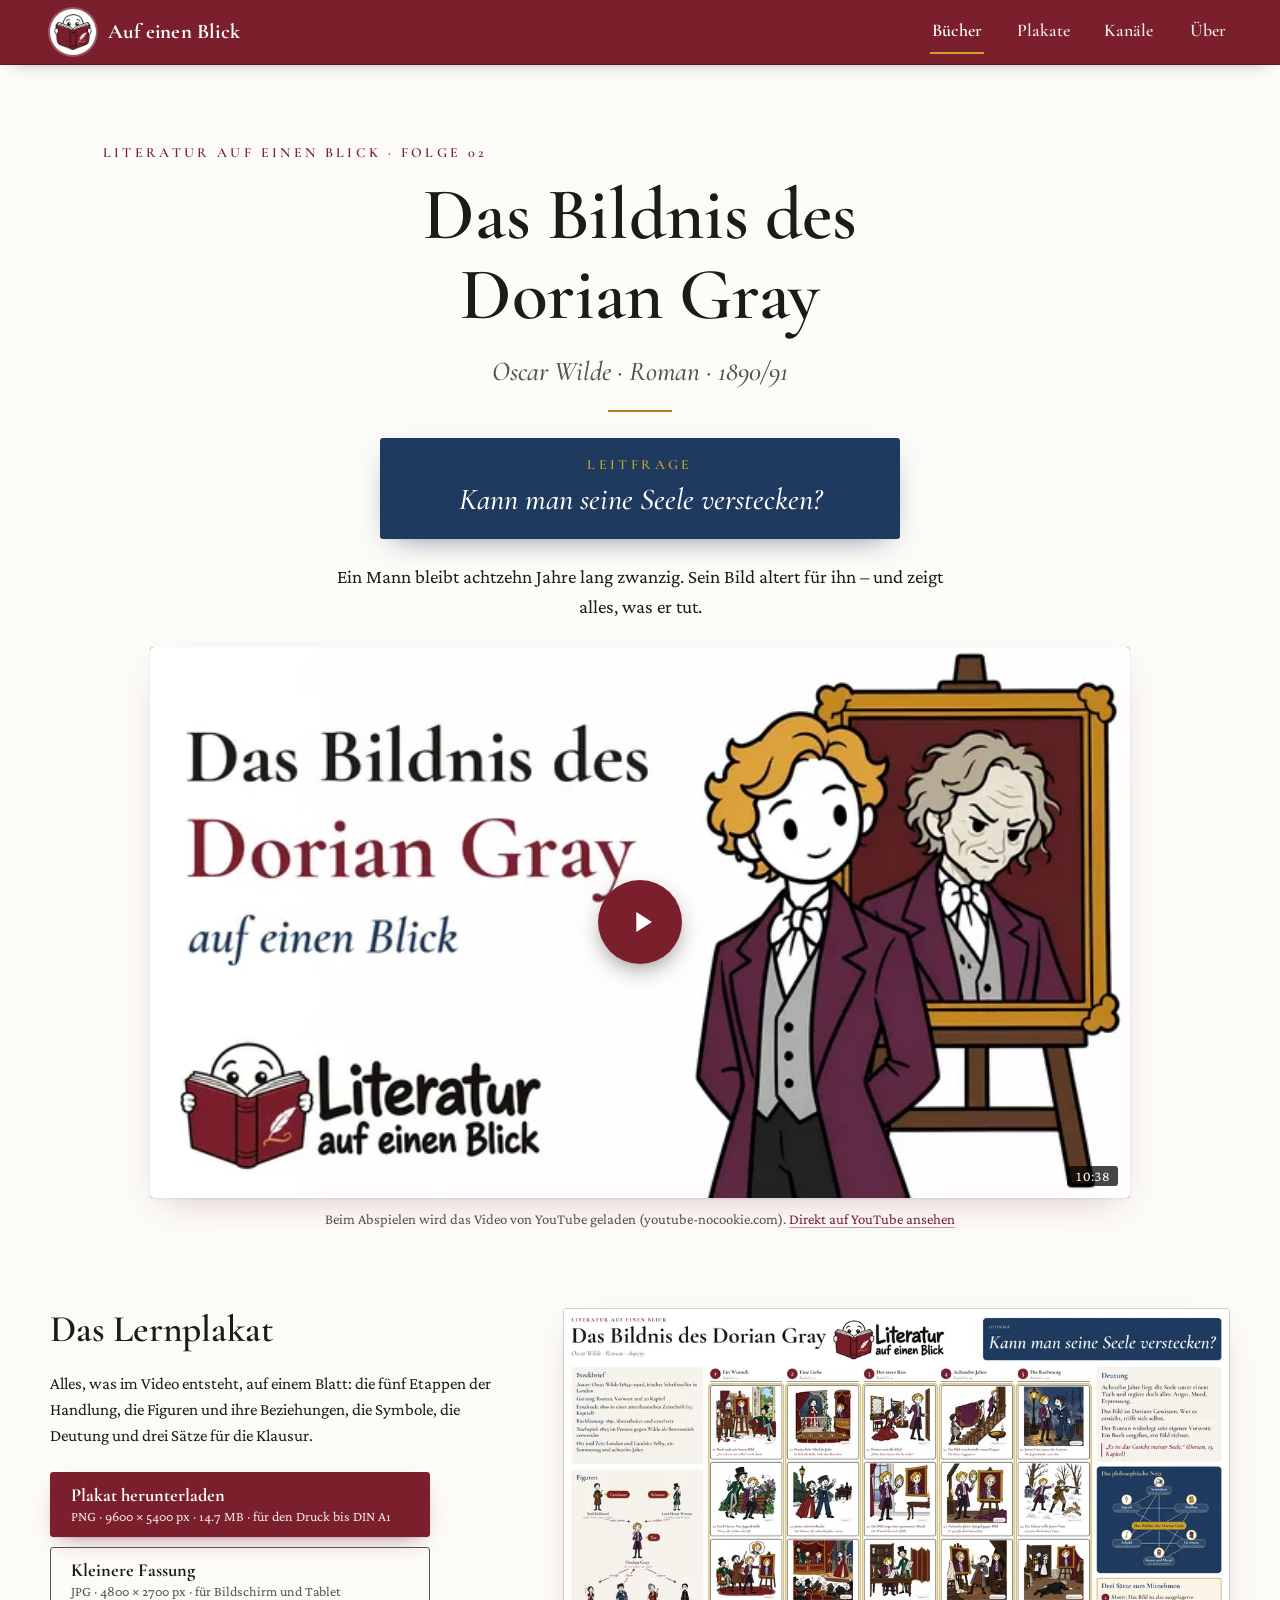
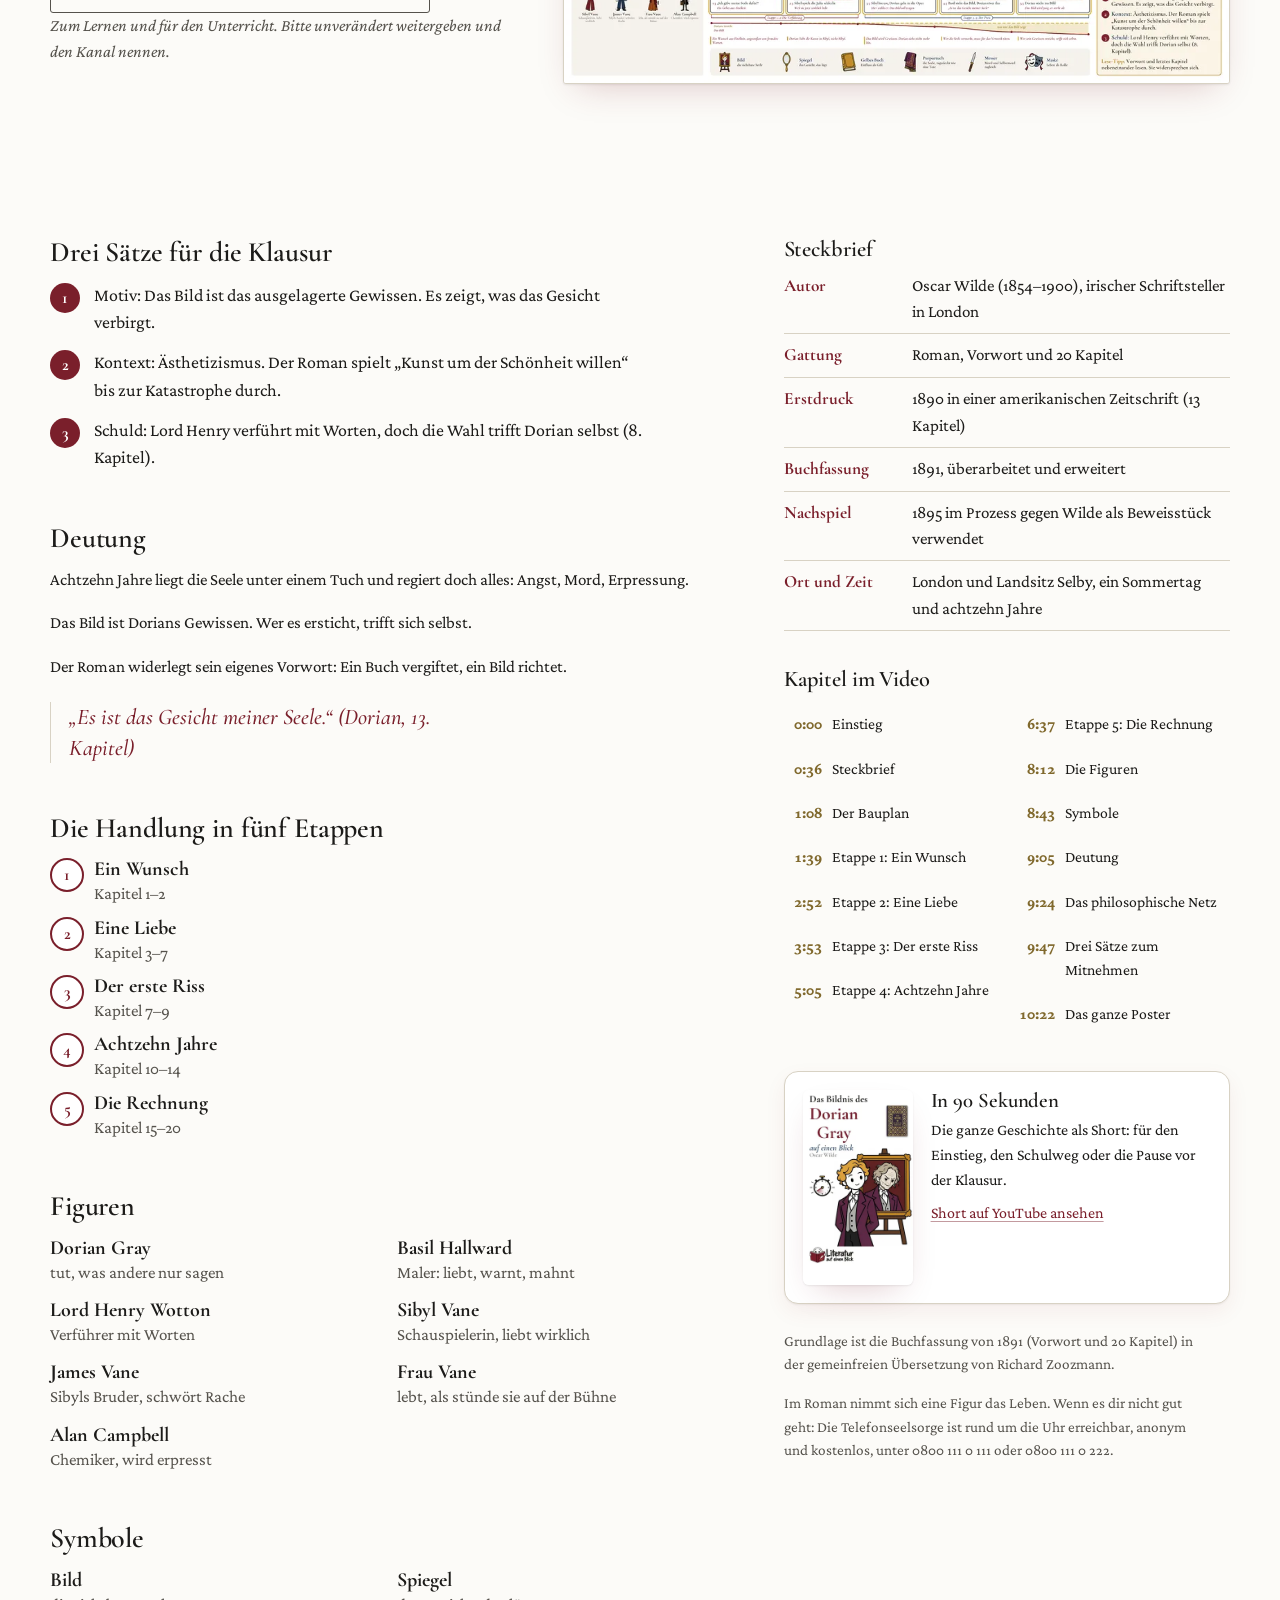
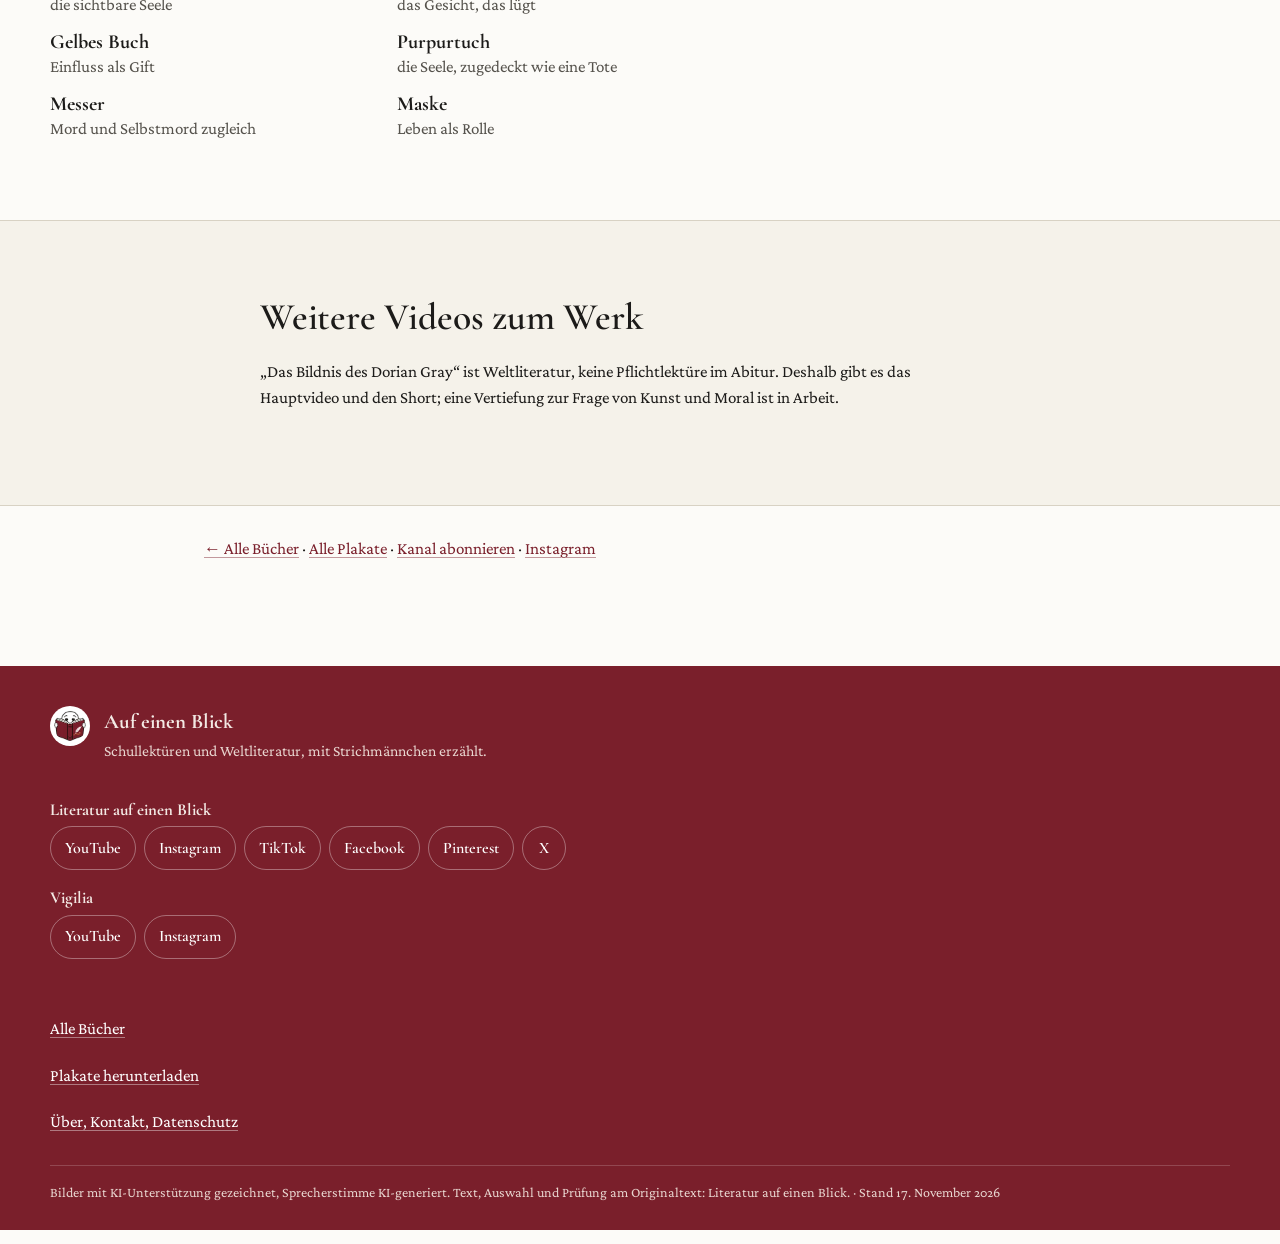
<file: literatur/das-bildnis-des-dorian-gray/index.html>
<!doctype html>
<html lang="de">
<head>
<meta charset="utf-8">
<meta name="viewport" content="width=device-width, initial-scale=1">
<title>Das Bildnis des Dorian Gray auf einen Blick · Auf einen Blick</title>
<meta name="description" content="Das Bildnis des Dorian Gray (Oscar Wilde) in zehn Minuten: Zusammenfassung als Video, Lernplakat zum Herunterladen, Figuren, Deutung und drei Sätze für die Klausur.">
<meta name="color-scheme" content="light">
<meta name="theme-color" content="#7A1F2B">
<meta name="google-site-verification" content="dYZ2hgxdLOQ-NdaXoD5eYEGdxpUDi4HKj_KnLI_vL98">
<meta name="p:domain_verify" content="3f7eaf046e3f26bb8e0d4d03ab0df8d9">
<link rel="canonical" href="https://aufeinenblick-kanal.de/literatur/das-bildnis-des-dorian-gray/">
<meta property="og:url" content="https://aufeinenblick-kanal.de/literatur/das-bildnis-des-dorian-gray/">
<meta property="og:type" content="website">
<meta property="og:site_name" content="Auf einen Blick">
<meta property="og:title" content="Das Bildnis des Dorian Gray auf einen Blick · Auf einen Blick">
<meta property="og:description" content="Das Bildnis des Dorian Gray (Oscar Wilde) in zehn Minuten: Zusammenfassung als Video, Lernplakat zum Herunterladen, Figuren, Deutung und drei Sätze für die Klausur.">
<meta property="og:image" content="https://aufeinenblick-kanal.de/medien/das-bildnis-des-dorian-gray/thumbnail.jpg">
<meta property="og:image:width" content="1280">
<meta property="og:image:height" content="720">
<meta property="og:image:alt" content="Vorschaubild „Das Bildnis des Dorian Gray auf einen Blick“">
<meta property="og:locale" content="de_DE">
<meta name="twitter:card" content="summary_large_image">
<link rel="icon" type="image/png" sizes="32x32" href="../../medien/favicon-32.png">
<link rel="icon" type="image/png" sizes="192x192" href="../../medien/favicon-192.png">
<link rel="apple-touch-icon" href="../../medien/apple-touch-icon.png">
<link rel="preload" href="../../schriften/CormorantGaramond-600.woff" as="font" type="font/woff" crossorigin>
<link rel="preload" href="../../schriften/CrimsonPro-Regular.woff" as="font" type="font/woff" crossorigin>
<link rel="stylesheet" href="../../stil.css?v=e8e331c3">
<script type="application/ld+json">{"@context":"https://schema.org","@graph":[{"@type":"VideoObject","@id":"https://aufeinenblick-kanal.de/literatur/das-bildnis-des-dorian-gray/#video","name":"Das Bildnis des Dorian Gray – Zusammenfassung auf einen Blick (Oscar Wilde)","description":"Ein Mann bleibt achtzehn Jahre lang zwanzig. Sein Bild altert für ihn – und zeigt alles, was er tut.","thumbnailUrl":["https://aufeinenblick-kanal.de/medien/das-bildnis-des-dorian-gray/thumbnail.jpg"],"uploadDate":"2026-10-15","embedUrl":"https://www.youtube-nocookie.com/embed/j0y_4wZetZM","inLanguage":"de","publisher":{"@id":"https://aufeinenblick-kanal.de/#organisation"},"about":{"@id":"https://aufeinenblick-kanal.de/literatur/das-bildnis-des-dorian-gray/#werk"},"isFamilyFriendly":true,"duration":"PT10M38S","hasPart":[{"@type":"Clip","name":"Einstieg","startOffset":0,"endOffset":36,"url":"https://www.youtube.com/watch?v=j0y_4wZetZM&t=0s"},{"@type":"Clip","name":"Steckbrief","startOffset":36,"endOffset":68,"url":"https://www.youtube.com/watch?v=j0y_4wZetZM&t=36s"},{"@type":"Clip","name":"Der Bauplan","startOffset":68,"endOffset":99,"url":"https://www.youtube.com/watch?v=j0y_4wZetZM&t=68s"},{"@type":"Clip","name":"Etappe 1: Ein Wunsch","startOffset":99,"endOffset":172,"url":"https://www.youtube.com/watch?v=j0y_4wZetZM&t=99s"},{"@type":"Clip","name":"Etappe 2: Eine Liebe","startOffset":172,"endOffset":233,"url":"https://www.youtube.com/watch?v=j0y_4wZetZM&t=172s"},{"@type":"Clip","name":"Etappe 3: Der erste Riss","startOffset":233,"endOffset":305,"url":"https://www.youtube.com/watch?v=j0y_4wZetZM&t=233s"},{"@type":"Clip","name":"Etappe 4: Achtzehn Jahre","startOffset":305,"endOffset":397,"url":"https://www.youtube.com/watch?v=j0y_4wZetZM&t=305s"},{"@type":"Clip","name":"Etappe 5: Die Rechnung","startOffset":397,"endOffset":492,"url":"https://www.youtube.com/watch?v=j0y_4wZetZM&t=397s"},{"@type":"Clip","name":"Die Figuren","startOffset":492,"endOffset":523,"url":"https://www.youtube.com/watch?v=j0y_4wZetZM&t=492s"},{"@type":"Clip","name":"Symbole","startOffset":523,"endOffset":545,"url":"https://www.youtube.com/watch?v=j0y_4wZetZM&t=523s"},{"@type":"Clip","name":"Deutung","startOffset":545,"endOffset":564,"url":"https://www.youtube.com/watch?v=j0y_4wZetZM&t=545s"},{"@type":"Clip","name":"Das philosophische Netz","startOffset":564,"endOffset":587,"url":"https://www.youtube.com/watch?v=j0y_4wZetZM&t=564s"},{"@type":"Clip","name":"Drei Sätze zum Mitnehmen","startOffset":587,"endOffset":622,"url":"https://www.youtube.com/watch?v=j0y_4wZetZM&t=587s"},{"@type":"Clip","name":"Das ganze Poster","startOffset":622,"endOffset":638,"url":"https://www.youtube.com/watch?v=j0y_4wZetZM&t=622s"}]},{"@type":"Book","@id":"https://aufeinenblick-kanal.de/literatur/das-bildnis-des-dorian-gray/#werk","name":"Das Bildnis des Dorian Gray","author":{"@type":"Person","name":"Oscar Wilde"}},{"@type":"VideoObject","@id":"https://aufeinenblick-kanal.de/literatur/das-bildnis-des-dorian-gray/#short","name":"Das Bildnis des Dorian Gray auf einen Blick (Short)","description":"Die ganze Geschichte von „Das Bildnis des Dorian Gray“ in 90 Sekunden.","thumbnailUrl":["https://aufeinenblick-kanal.de/medien/das-bildnis-des-dorian-gray/short.jpg"],"uploadDate":"2026-10-15","embedUrl":"https://www.youtube-nocookie.com/embed/Zy8gKRalY9Y","inLanguage":"de","publisher":{"@id":"https://aufeinenblick-kanal.de/#organisation"},"about":{"@id":"https://aufeinenblick-kanal.de/literatur/das-bildnis-des-dorian-gray/#werk"}},{"@type":"ImageObject","@id":"https://aufeinenblick-kanal.de/literatur/das-bildnis-des-dorian-gray/#plakat","name":"Lernplakat „Das Bildnis des Dorian Gray auf einen Blick“","contentUrl":"https://aufeinenblick-kanal.de/medien/das-bildnis-des-dorian-gray/plakat.png","thumbnailUrl":"https://aufeinenblick-kanal.de/medien/das-bildnis-des-dorian-gray/plakat-vorschau.jpg","width":9600,"height":5400,"encodingFormat":"image/png","creator":{"@id":"https://aufeinenblick-kanal.de/#organisation"},"creditText":"Literatur auf einen Blick","about":{"@id":"https://aufeinenblick-kanal.de/literatur/das-bildnis-des-dorian-gray/#werk"}},{"@type":"BreadcrumbList","itemListElement":[{"@type":"ListItem","position":1,"name":"Start","item":"https://aufeinenblick-kanal.de/"},{"@type":"ListItem","position":2,"name":"Bücher","item":"https://aufeinenblick-kanal.de/literatur/"},{"@type":"ListItem","position":3,"name":"Das Bildnis des Dorian Gray","item":"https://aufeinenblick-kanal.de/literatur/das-bildnis-des-dorian-gray/"}]}]}</script>
</head>
<body>
<a class="sprung" href="#inhalt">Zum Inhalt</a>
<header class="kopf">
  <div class="rahmen kopf-innen">
    <a class="marke" href="../../" aria-label="Auf einen Blick – Startseite">
      <picture><source type="image/webp" srcset="../../medien/gucker-92.webp"><img src="../../medien/gucker-92.png" alt="" width="46" height="46"></picture>
      <span>Auf einen Blick</span>
    </a>
    <nav class="nav" aria-label="Hauptnavigation"><a href="../../literatur/" aria-current="page">Bücher</a><a href="../../plakate/">Plakate</a><a href="../../#kanaele">Kanäle</a><a href="../../ueber/">Über</a></nav>
  </div>
</header>
<main id="inhalt">

<article class="werk">
<section class="rahmen">
  <div class="titelkopf"><p class="kicker">Literatur auf einen Blick · Folge 02</p><h1>Das Bildnis des Dorian Gray</h1><p class="unterzeile">Oscar Wilde · Roman · 1890/91</p><span class="goldlinie" aria-hidden="true"></span></div>
  <p class="leitfrage"><span>Leitfrage</span>Kann man seine Seele verstecken?</p>
  <p class="kurz">Ein Mann bleibt achtzehn Jahre lang zwanzig. Sein Bild altert für ihn – und zeigt alles, was er tut.</p>
  <figure class="video video-gross" data-video="j0y_4wZetZM">
  <button class="video-knopf" type="button" aria-label="Video „Das Bildnis des Dorian Gray“ abspielen">
    <picture><source type="image/webp" srcset="../../medien/das-bildnis-des-dorian-gray/thumbnail-640.webp 640w, ../../medien/das-bildnis-des-dorian-gray/thumbnail-960.webp 960w, ../../medien/das-bildnis-des-dorian-gray/thumbnail-1280.webp 1280w" sizes="(max-width: 1020px) calc(100vw - 32px), 980px"><img src="../../medien/das-bildnis-des-dorian-gray/thumbnail.jpg" alt="Vorschaubild zum Video „Das Bildnis des Dorian Gray auf einen Blick“" width="1280" height="720" fetchpriority="high"></picture>
    <span class="play" aria-hidden="true"><svg viewBox="0 0 24 24" width="30" height="30"><path d="M8 5v14l11-7z" fill="currentColor"/></svg></span>
    <span class="dauer">10:38</span>
  </button>
  <figcaption>Beim Abspielen wird das Video von YouTube geladen (youtube-nocookie.com). <a href="https://www.youtube.com/watch?v=j0y_4wZetZM" rel="noopener">Direkt auf YouTube ansehen</a></figcaption>
</figure>
</section>

<section class="abschnitt rahmen plakat" aria-labelledby="plakat-h">
  <div class="plakat-text">
    <h2 id="plakat-h">Das Lernplakat</h2>
    <p>Alles, was im Video entsteht, auf einem Blatt: die fünf Etappen der Handlung, die Figuren und ihre Beziehungen, die Symbole, die Deutung und drei Sätze für die Klausur.</p>
    <p class="knoepfe">
      <a class="knopf" href="../../medien/das-bildnis-des-dorian-gray/plakat.png" download="Das Bildnis des Dorian Gray auf einen Blick – Plakat.png">Plakat herunterladen <small>PNG · 9600 × 5400 px · 14.7 MB · für den Druck bis DIN A1</small></a>
      <a class="knopf zweit" href="../../medien/das-bildnis-des-dorian-gray/plakat-bildschirm.jpg" download="Das Bildnis des Dorian Gray auf einen Blick – Plakat.jpg">Kleinere Fassung <small>JPG · 4800 × 2700 px · für Bildschirm und Tablet</small></a>
    </p>
    <p class="randnotiz">Zum Lernen und für den Unterricht. Bitte unverändert weitergeben und den Kanal nennen.</p>
  </div>
  <a class="plakat-bild" href="../../medien/das-bildnis-des-dorian-gray/plakat-bildschirm.jpg"><picture><source type="image/webp" srcset="../../medien/das-bildnis-des-dorian-gray/plakat-960.webp 960w, ../../medien/das-bildnis-des-dorian-gray/plakat-1400.webp 1400w, ../../medien/das-bildnis-des-dorian-gray/plakat-2000.webp 2000w" sizes="(max-width: 900px) calc(100vw - 32px), 680px"><img src="../../medien/das-bildnis-des-dorian-gray/plakat-vorschau.jpg" alt="Lernplakat „Das Bildnis des Dorian Gray auf einen Blick“" width="2000" height="1125" loading="lazy" decoding="async"></picture></a>
</section>
<section class="abschnitt rahmen inhalt" aria-labelledby="inhalt-h">
  <div class="spalte-haupt">
    <h2><span id="inhalt-h">Drei Sätze für die Klausur</span></h2><ol class="klausur"><li>Motiv: Das Bild ist das ausgelagerte Gewissen. Es zeigt, was das Gesicht verbirgt.</li><li>Kontext: Ästhetizismus. Der Roman spielt „Kunst um der Schönheit willen“ bis zur Katastrophe durch.</li><li>Schuld: Lord Henry verführt mit Worten, doch die Wahl trifft Dorian selbst (8. Kapitel).</li></ol>
    <h2>Deutung</h2><p>Achtzehn Jahre liegt die Seele unter einem Tuch und regiert doch alles: Angst, Mord, Erpressung.</p><p>Das Bild ist Dorians Gewissen. Wer es ersticht, trifft sich selbst.</p><p>Der Roman widerlegt sein eigenes Vorwort: Ein Buch vergiftet, ein Bild richtet.</p><blockquote class="zitat">„Es ist das Gesicht meiner Seele.“ (Dorian, 13. Kapitel)</blockquote>
    <h2>Die Handlung in fünf Etappen</h2><ol class="etappen"><li><strong>Ein Wunsch</strong> <span>Kapitel 1–2</span></li><li><strong>Eine Liebe</strong> <span>Kapitel 3–7</span></li><li><strong>Der erste Riss</strong> <span>Kapitel 7–9</span></li><li><strong>Achtzehn Jahre</strong> <span>Kapitel 10–14</span></li><li><strong>Die Rechnung</strong> <span>Kapitel 15–20</span></li></ol>
    <h2>Figuren</h2><ul class="paare"><li><strong>Dorian Gray</strong> <span>tut, was andere nur sagen</span></li><li><strong>Basil Hallward</strong> <span>Maler: liebt, warnt, mahnt</span></li><li><strong>Lord Henry Wotton</strong> <span>Verführer mit Worten</span></li><li><strong>Sibyl Vane</strong> <span>Schauspielerin, liebt wirklich</span></li><li><strong>James Vane</strong> <span>Sibyls Bruder, schwört Rache</span></li><li><strong>Frau Vane</strong> <span>lebt, als stünde sie auf der Bühne</span></li><li><strong>Alan Campbell</strong> <span>Chemiker, wird erpresst</span></li></ul>
    <h2>Symbole</h2><ul class="paare"><li><strong>Bild</strong> <span>die sichtbare Seele</span></li><li><strong>Spiegel</strong> <span>das Gesicht, das lügt</span></li><li><strong>Gelbes Buch</strong> <span>Einfluss als Gift</span></li><li><strong>Purpurtuch</strong> <span>die Seele, zugedeckt wie eine Tote</span></li><li><strong>Messer</strong> <span>Mord und Selbstmord zugleich</span></li><li><strong>Maske</strong> <span>Leben als Rolle</span></li></ul>
  </div>
  <div class="spalte-rand">
    <h2>Steckbrief</h2><dl class="steckbrief"><div><dt>Autor</dt><dd>Oscar Wilde (1854–1900), irischer Schriftsteller in London</dd></div><div><dt>Gattung</dt><dd>Roman, Vorwort und 20 Kapitel</dd></div><div><dt>Erstdruck</dt><dd>1890 in einer amerikanischen Zeitschrift (13 Kapitel)</dd></div><div><dt>Buchfassung</dt><dd>1891, überarbeitet und erweitert</dd></div><div><dt>Nachspiel</dt><dd>1895 im Prozess gegen Wilde als Beweisstück verwendet</dd></div><div><dt>Ort und Zeit</dt><dd>London und Landsitz Selby, ein Sommertag und achtzehn Jahre</dd></div></dl>
    <h2>Kapitel im Video</h2><ol class="kapitel"><li><a href="https://www.youtube.com/watch?v=j0y_4wZetZM&amp;t=0s" rel="noopener"><span class="zeit">0:00</span> Einstieg</a></li><li><a href="https://www.youtube.com/watch?v=j0y_4wZetZM&amp;t=36s" rel="noopener"><span class="zeit">0:36</span> Steckbrief</a></li><li><a href="https://www.youtube.com/watch?v=j0y_4wZetZM&amp;t=68s" rel="noopener"><span class="zeit">1:08</span> Der Bauplan</a></li><li><a href="https://www.youtube.com/watch?v=j0y_4wZetZM&amp;t=99s" rel="noopener"><span class="zeit">1:39</span> Etappe 1: Ein Wunsch</a></li><li><a href="https://www.youtube.com/watch?v=j0y_4wZetZM&amp;t=172s" rel="noopener"><span class="zeit">2:52</span> Etappe 2: Eine Liebe</a></li><li><a href="https://www.youtube.com/watch?v=j0y_4wZetZM&amp;t=233s" rel="noopener"><span class="zeit">3:53</span> Etappe 3: Der erste Riss</a></li><li><a href="https://www.youtube.com/watch?v=j0y_4wZetZM&amp;t=305s" rel="noopener"><span class="zeit">5:05</span> Etappe 4: Achtzehn Jahre</a></li><li><a href="https://www.youtube.com/watch?v=j0y_4wZetZM&amp;t=397s" rel="noopener"><span class="zeit">6:37</span> Etappe 5: Die Rechnung</a></li><li><a href="https://www.youtube.com/watch?v=j0y_4wZetZM&amp;t=492s" rel="noopener"><span class="zeit">8:12</span> Die Figuren</a></li><li><a href="https://www.youtube.com/watch?v=j0y_4wZetZM&amp;t=523s" rel="noopener"><span class="zeit">8:43</span> Symbole</a></li><li><a href="https://www.youtube.com/watch?v=j0y_4wZetZM&amp;t=545s" rel="noopener"><span class="zeit">9:05</span> Deutung</a></li><li><a href="https://www.youtube.com/watch?v=j0y_4wZetZM&amp;t=564s" rel="noopener"><span class="zeit">9:24</span> Das philosophische Netz</a></li><li><a href="https://www.youtube.com/watch?v=j0y_4wZetZM&amp;t=587s" rel="noopener"><span class="zeit">9:47</span> Drei Sätze zum Mitnehmen</a></li><li><a href="https://www.youtube.com/watch?v=j0y_4wZetZM&amp;t=622s" rel="noopener"><span class="zeit">10:22</span> Das ganze Poster</a></li></ol>
    
<aside class="short" aria-labelledby="short-h">
  <a href="https://www.youtube.com/shorts/Zy8gKRalY9Y" rel="noopener" class="short-bild" tabindex="-1" aria-hidden="true"><picture><source type="image/webp" srcset="../../medien/das-bildnis-des-dorian-gray/short-270.webp 270w, ../../medien/das-bildnis-des-dorian-gray/short-540.webp 540w" sizes="110px"><img src="../../medien/das-bildnis-des-dorian-gray/short.jpg" alt="" width="540" height="960" loading="lazy" decoding="async"></picture></a>
  <div>
    <h3 id="short-h">In 90 Sekunden</h3>
    <p>Die ganze Geschichte als Short: für den Einstieg, den Schulweg oder die Pause vor der Klausur.</p>
    <p><a href="https://www.youtube.com/shorts/Zy8gKRalY9Y" rel="noopener">Short auf YouTube ansehen</a></p>
  </div>
</aside>
    <div class="hinweise"><p>Grundlage ist die Buchfassung von 1891 (Vorwort und 20 Kapitel) in der gemeinfreien Übersetzung von Richard Zoozmann.</p><p>Im Roman nimmt sich eine Figur das Leben. Wenn es dir nicht gut geht: Die Telefonseelsorge ist rund um die Uhr erreichbar, anonym und kostenlos, unter 0800 111 0 111 oder 0800 111 0 222.</p></div>
  </div>
</section>

<section class="abschnitt abschnitt-ton" aria-labelledby="familie">
  <div class="rahmen schmal">
    <h2 id="familie">Weitere Videos zum Werk</h2>
    <p>„Das Bildnis des Dorian Gray“ ist Weltliteratur, keine Pflichtlektüre im Abitur. Deshalb gibt es das Hauptvideo und den Short; eine Vertiefung zur Frage von Kunst und Moral ist in Arbeit.</p>
  </div>
</section>
<section class="rahmen weiter">
  <p><a href="../../literatur/">← Alle Bücher</a> · <a href="../../plakate/">Alle Plakate</a> · <a href="https://www.youtube.com/@literaturaufeinenblick" rel="noopener">Kanal abonnieren</a> · <a href="https://www.instagram.com/literaturaufeinenblick/" rel="noopener">Instagram</a></p>
</section>
</article>

</main>
<footer class="fuss">
  <div class="rahmen fuss-innen">
    <div class="fuss-marke">
      <picture><source type="image/webp" srcset="../../medien/gucker-92.webp"><img src="../../medien/gucker-92.png" alt="" width="40" height="40" loading="lazy" decoding="async"></picture>
      <div><strong>Auf einen Blick</strong><br><span>Schullektüren und Weltliteratur, mit Strichmännchen erzählt.</span></div>
    </div>
    <div class="fuss-sozial">
      <p class="fuss-titel">Literatur auf einen Blick</p><p class="sozial hell"><a href="https://www.youtube.com/@literaturaufeinenblick" rel="noopener">YouTube</a><a href="https://www.instagram.com/literaturaufeinenblick/" rel="noopener">Instagram</a><a href="https://www.tiktok.com/@literaturaufeinenblick" rel="noopener">TikTok</a><a href="https://www.facebook.com/profile.php?id=61595866234250" rel="noopener">Facebook</a><a href="https://de.pinterest.com/literaturaufeinenblick/" rel="noopener">Pinterest</a><a href="https://x.com/LitAufEinBlick" rel="noopener">X</a></p>
      <p class="fuss-titel">Vigilia</p><p class="sozial hell"><a href="https://www.youtube.com/@vigiliastudy" rel="noopener">YouTube</a><a href="https://www.instagram.com/vigilia_ambience/" rel="noopener">Instagram</a></p>
    </div>
    <ul class="fuss-links">
      <li><a href="../../literatur/">Alle Bücher</a></li>
      <li><a href="../../plakate/">Plakate herunterladen</a></li>
      <li><a href="../../ueber/">Über, Kontakt, Datenschutz</a></li>
    </ul>
  </div>
  <p class="rahmen fuss-zeile">Bilder mit KI-Unterstützung gezeichnet, Sprecherstimme KI-generiert. Text, Auswahl und Prüfung am Originaltext: Literatur auf einen Blick. · Stand 17. November 2026</p>
</footer>
<script src="../../seite.js?v=51c5c749" defer></script>
</body>
</html>
</file>
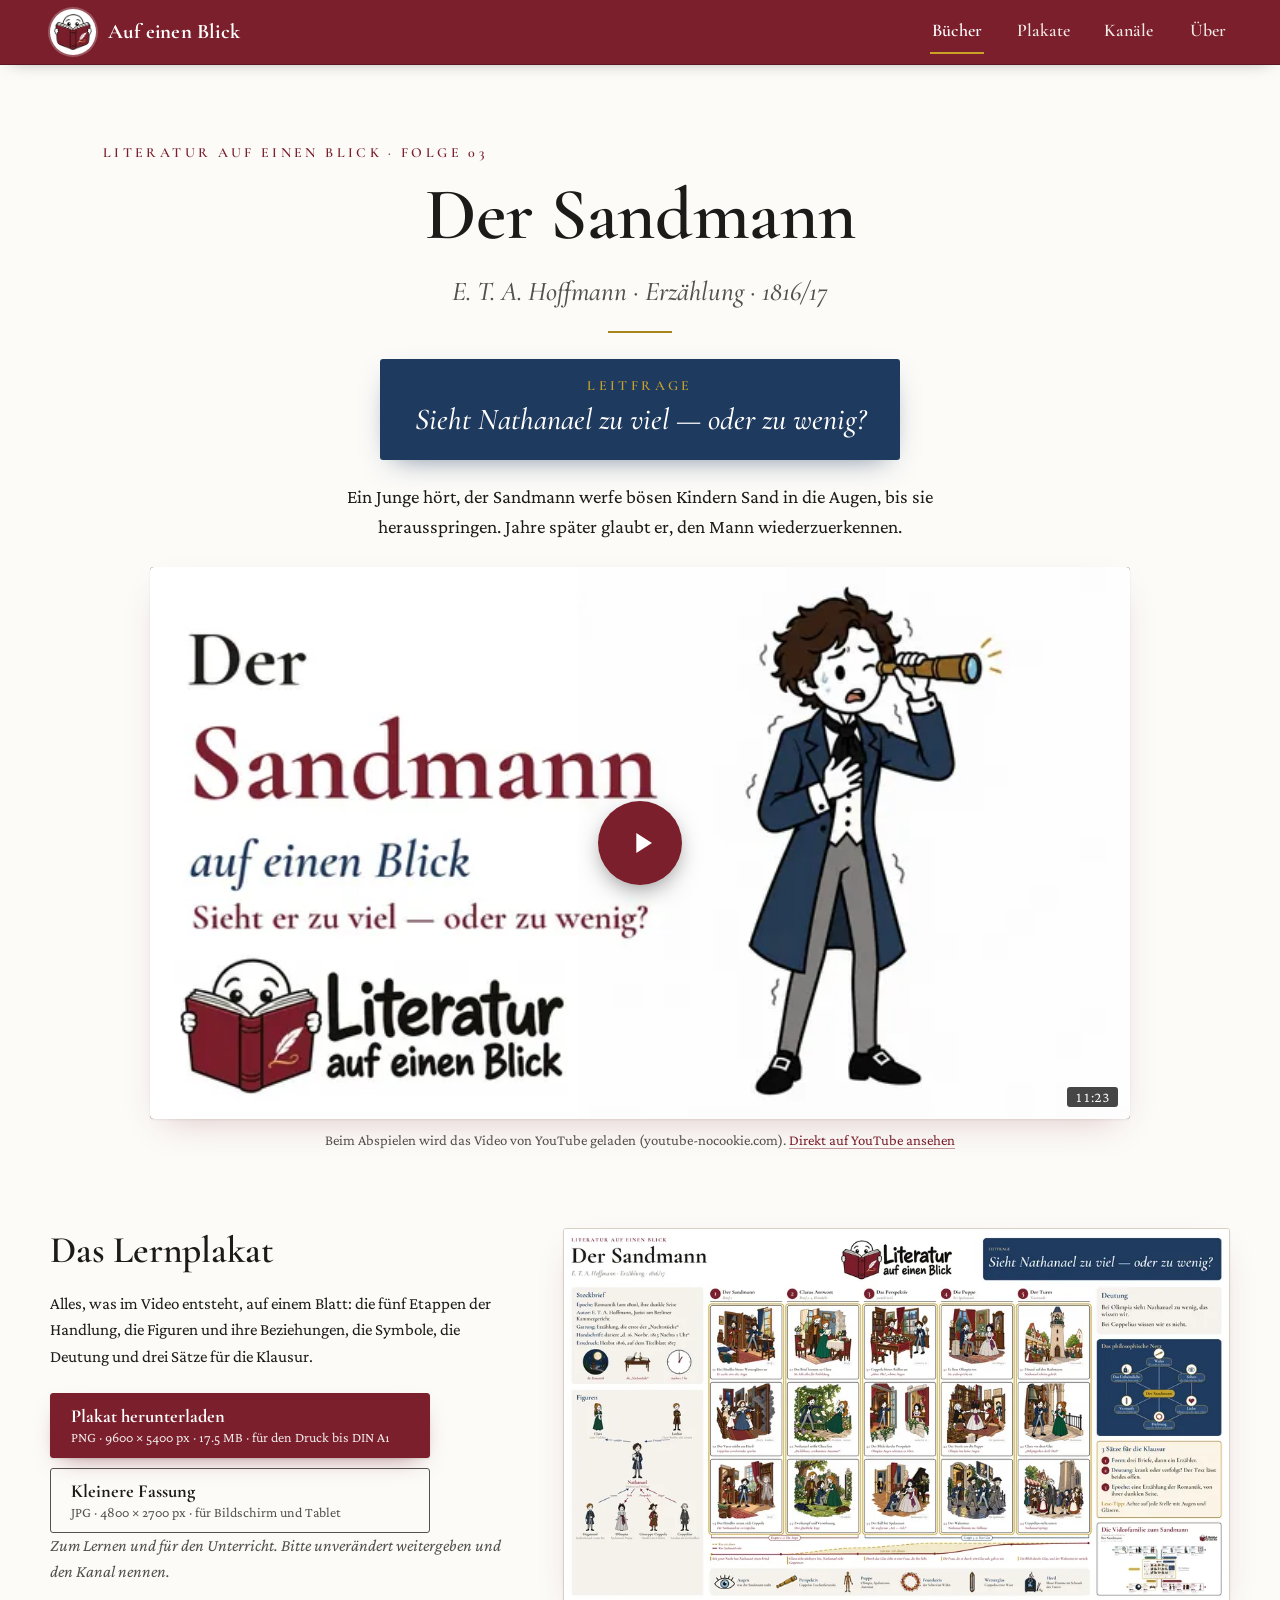
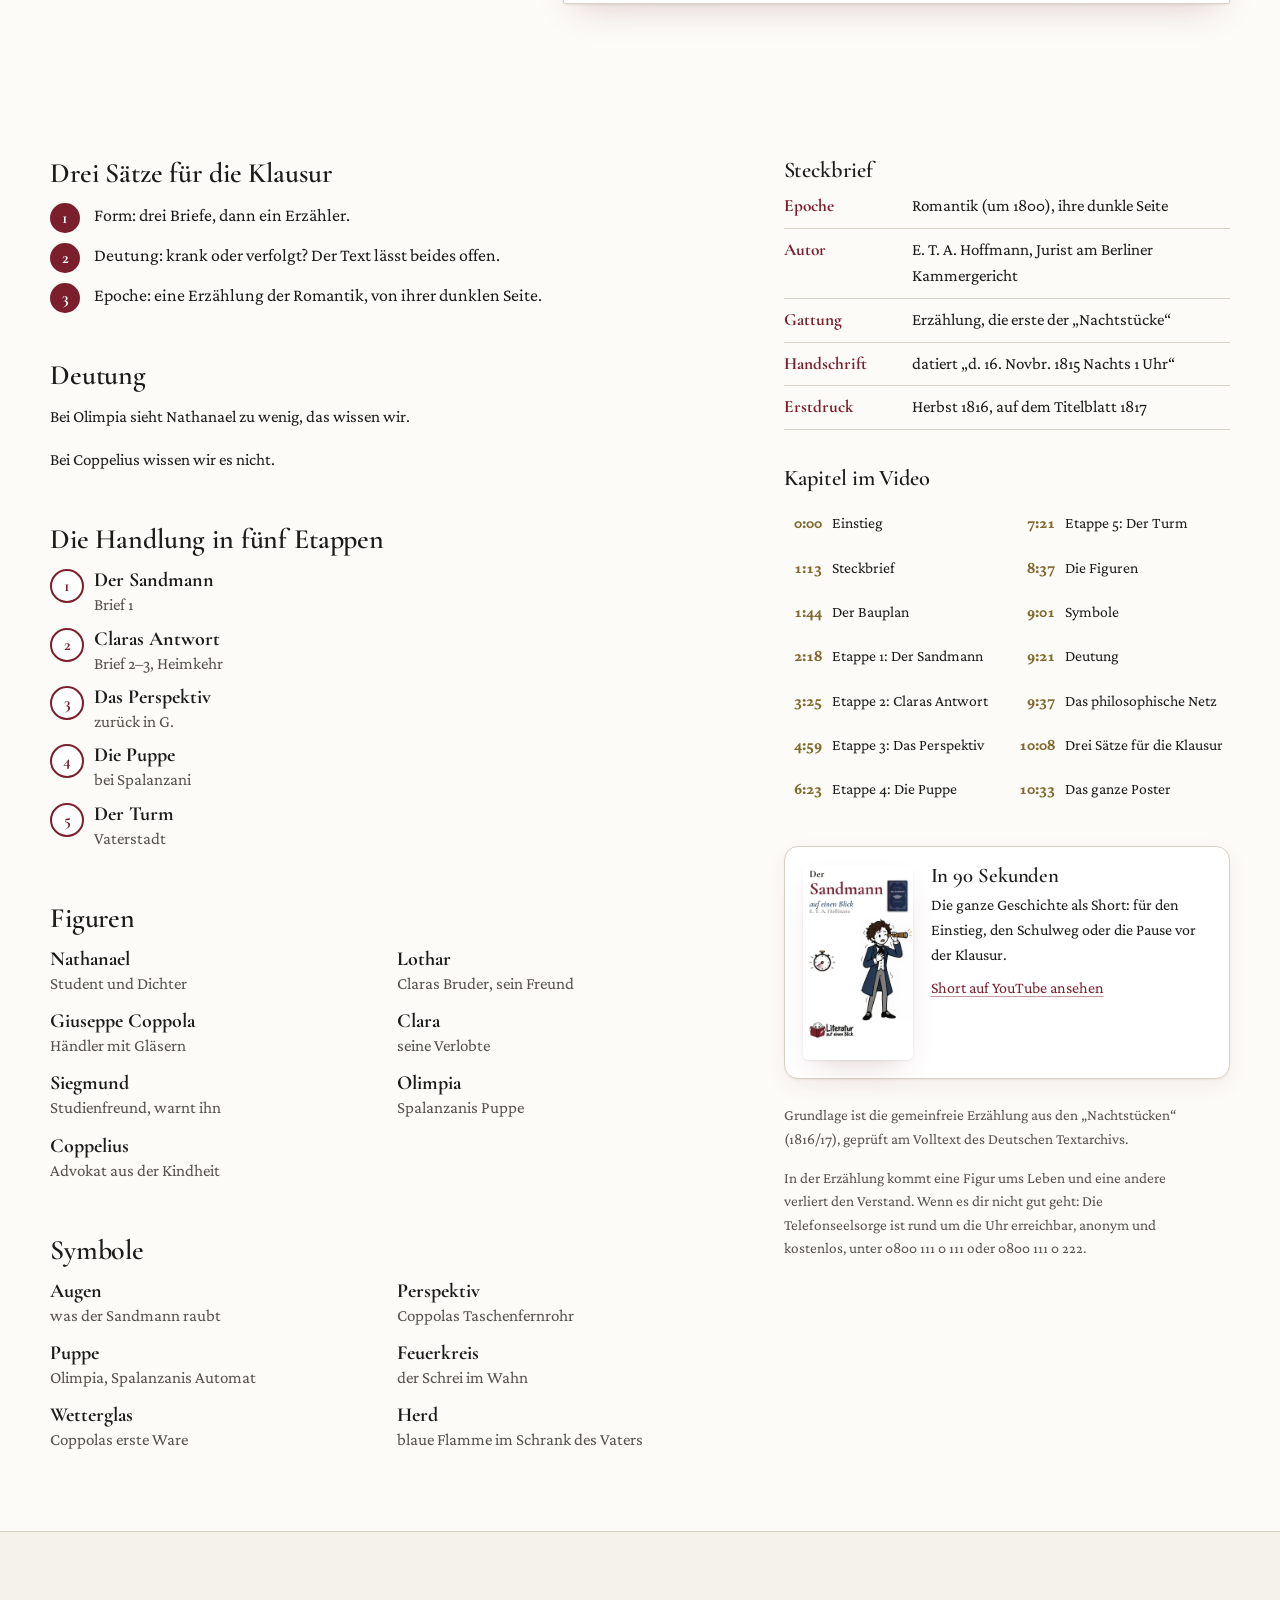
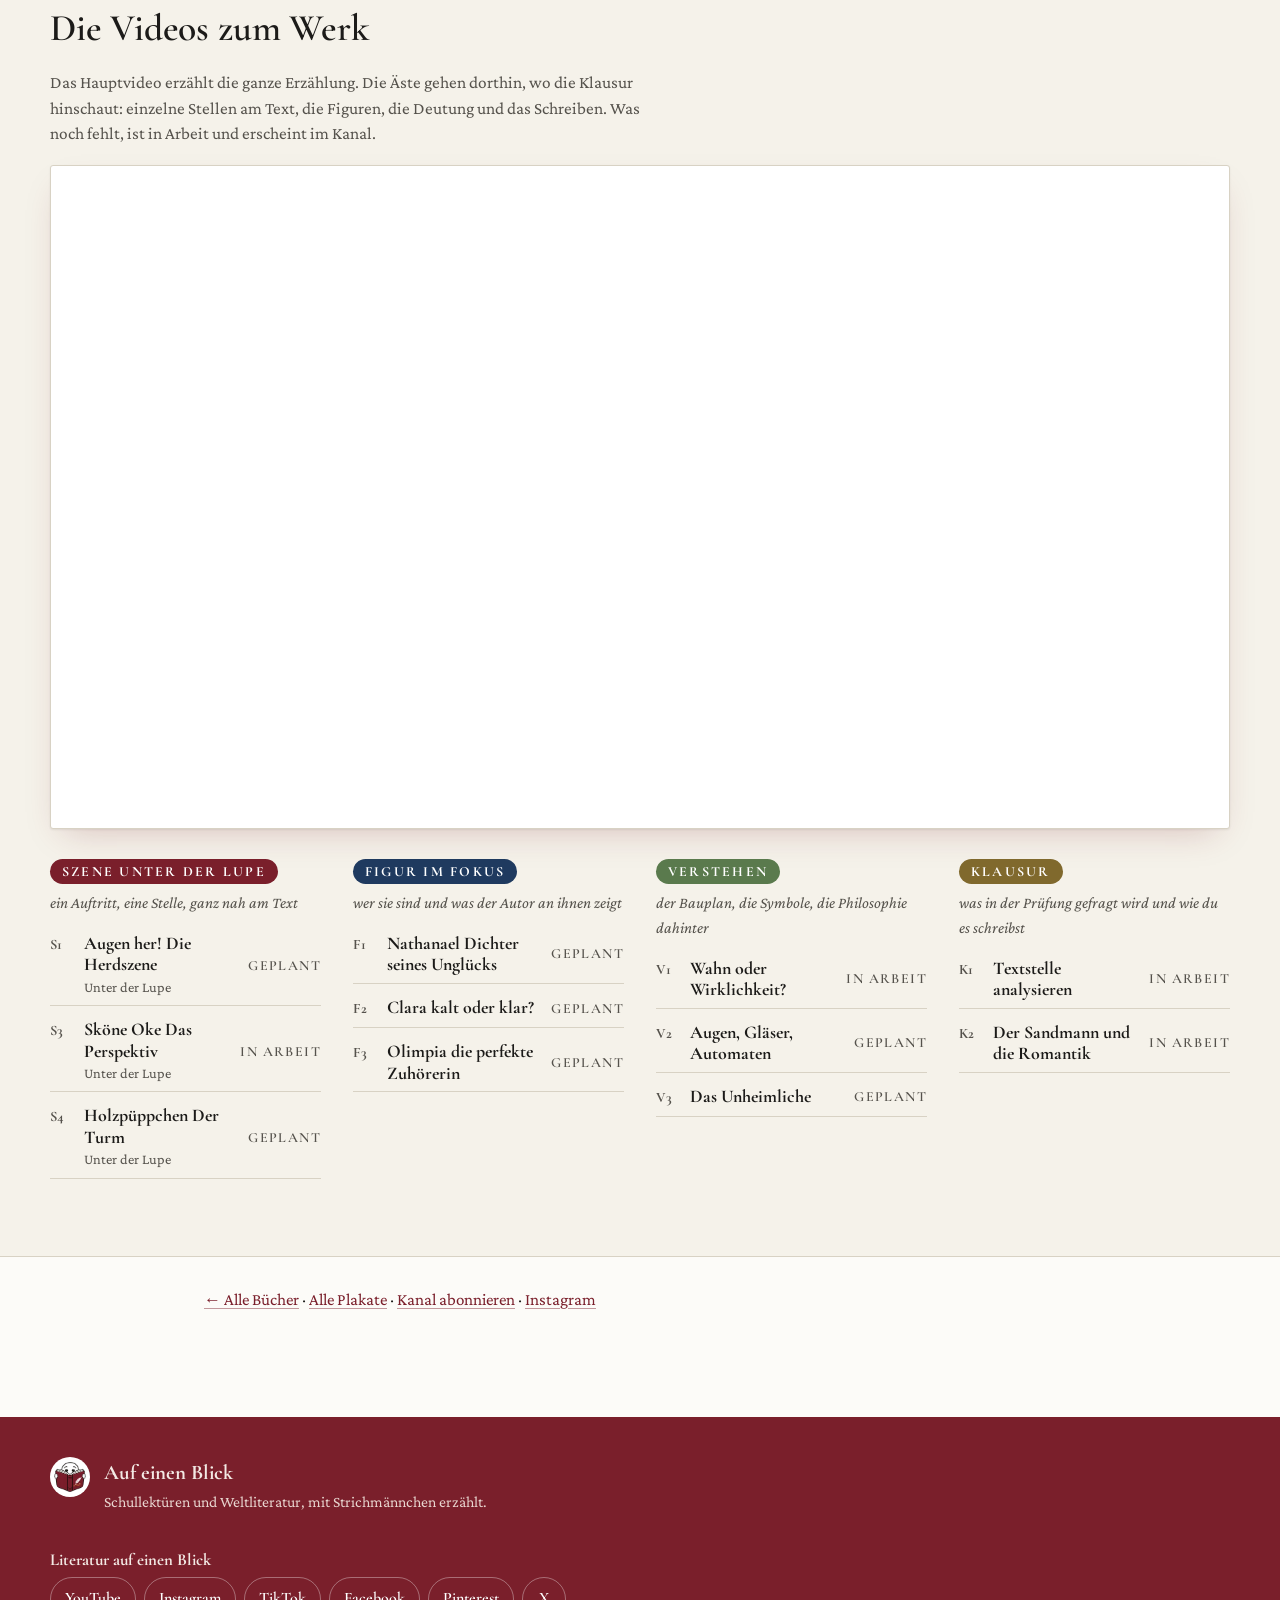
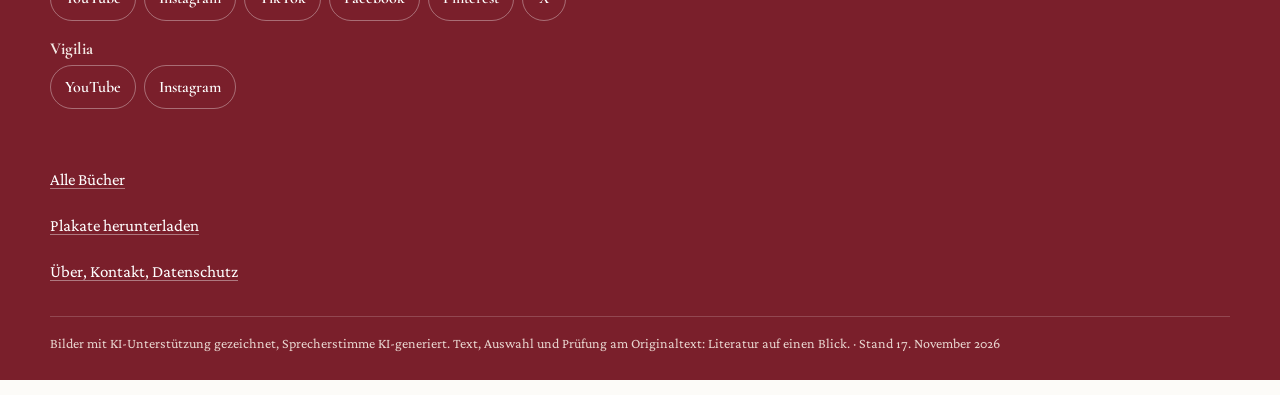
<file: literatur/der-sandmann/index.html>
<!doctype html>
<html lang="de">
<head>
<meta charset="utf-8">
<meta name="viewport" content="width=device-width, initial-scale=1">
<title>Der Sandmann auf einen Blick · Auf einen Blick</title>
<meta name="description" content="Der Sandmann (E. T. A. Hoffmann) in zehn Minuten: Zusammenfassung als Video, Lernplakat zum Herunterladen, Figuren, Deutung und drei Sätze für die Klausur.">
<meta name="color-scheme" content="light">
<meta name="theme-color" content="#7A1F2B">
<meta name="google-site-verification" content="dYZ2hgxdLOQ-NdaXoD5eYEGdxpUDi4HKj_KnLI_vL98">
<meta name="p:domain_verify" content="3f7eaf046e3f26bb8e0d4d03ab0df8d9">
<link rel="canonical" href="https://aufeinenblick-kanal.de/literatur/der-sandmann/">
<meta property="og:url" content="https://aufeinenblick-kanal.de/literatur/der-sandmann/">
<meta property="og:type" content="website">
<meta property="og:site_name" content="Auf einen Blick">
<meta property="og:title" content="Der Sandmann auf einen Blick · Auf einen Blick">
<meta property="og:description" content="Der Sandmann (E. T. A. Hoffmann) in zehn Minuten: Zusammenfassung als Video, Lernplakat zum Herunterladen, Figuren, Deutung und drei Sätze für die Klausur.">
<meta property="og:image" content="https://aufeinenblick-kanal.de/medien/der-sandmann/thumbnail.jpg">
<meta property="og:image:width" content="1280">
<meta property="og:image:height" content="720">
<meta property="og:image:alt" content="Vorschaubild „Der Sandmann auf einen Blick“">
<meta property="og:locale" content="de_DE">
<meta name="twitter:card" content="summary_large_image">
<link rel="icon" type="image/png" sizes="32x32" href="../../medien/favicon-32.png">
<link rel="icon" type="image/png" sizes="192x192" href="../../medien/favicon-192.png">
<link rel="apple-touch-icon" href="../../medien/apple-touch-icon.png">
<link rel="preload" href="../../schriften/CormorantGaramond-600.woff" as="font" type="font/woff" crossorigin>
<link rel="preload" href="../../schriften/CrimsonPro-Regular.woff" as="font" type="font/woff" crossorigin>
<link rel="stylesheet" href="../../stil.css?v=e8e331c3">
<script type="application/ld+json">{"@context":"https://schema.org","@graph":[{"@type":"VideoObject","@id":"https://aufeinenblick-kanal.de/literatur/der-sandmann/#video","name":"Der Sandmann – Zusammenfassung auf einen Blick (E. T. A. Hoffmann)","description":"Ein Junge hört, der Sandmann werfe bösen Kindern Sand in die Augen, bis sie herausspringen. Jahre später glaubt er, den Mann wiederzuerkennen.","thumbnailUrl":["https://aufeinenblick-kanal.de/medien/der-sandmann/thumbnail.jpg"],"uploadDate":"2026-10-22","embedUrl":"https://www.youtube-nocookie.com/embed/3sBKhvNiuGM","inLanguage":"de","publisher":{"@id":"https://aufeinenblick-kanal.de/#organisation"},"about":{"@id":"https://aufeinenblick-kanal.de/literatur/der-sandmann/#werk"},"isFamilyFriendly":true,"duration":"PT11M23S","hasPart":[{"@type":"Clip","name":"Einstieg","startOffset":0,"endOffset":73,"url":"https://www.youtube.com/watch?v=3sBKhvNiuGM&t=0s"},{"@type":"Clip","name":"Steckbrief","startOffset":73,"endOffset":104,"url":"https://www.youtube.com/watch?v=3sBKhvNiuGM&t=73s"},{"@type":"Clip","name":"Der Bauplan","startOffset":104,"endOffset":138,"url":"https://www.youtube.com/watch?v=3sBKhvNiuGM&t=104s"},{"@type":"Clip","name":"Etappe 1: Der Sandmann","startOffset":138,"endOffset":205,"url":"https://www.youtube.com/watch?v=3sBKhvNiuGM&t=138s"},{"@type":"Clip","name":"Etappe 2: Claras Antwort","startOffset":205,"endOffset":299,"url":"https://www.youtube.com/watch?v=3sBKhvNiuGM&t=205s"},{"@type":"Clip","name":"Etappe 3: Das Perspektiv","startOffset":299,"endOffset":383,"url":"https://www.youtube.com/watch?v=3sBKhvNiuGM&t=299s"},{"@type":"Clip","name":"Etappe 4: Die Puppe","startOffset":383,"endOffset":441,"url":"https://www.youtube.com/watch?v=3sBKhvNiuGM&t=383s"},{"@type":"Clip","name":"Etappe 5: Der Turm","startOffset":441,"endOffset":517,"url":"https://www.youtube.com/watch?v=3sBKhvNiuGM&t=441s"},{"@type":"Clip","name":"Die Figuren","startOffset":517,"endOffset":541,"url":"https://www.youtube.com/watch?v=3sBKhvNiuGM&t=517s"},{"@type":"Clip","name":"Symbole","startOffset":541,"endOffset":561,"url":"https://www.youtube.com/watch?v=3sBKhvNiuGM&t=541s"},{"@type":"Clip","name":"Deutung","startOffset":561,"endOffset":577,"url":"https://www.youtube.com/watch?v=3sBKhvNiuGM&t=561s"},{"@type":"Clip","name":"Das philosophische Netz","startOffset":577,"endOffset":608,"url":"https://www.youtube.com/watch?v=3sBKhvNiuGM&t=577s"},{"@type":"Clip","name":"Drei Sätze für die Klausur","startOffset":608,"endOffset":633,"url":"https://www.youtube.com/watch?v=3sBKhvNiuGM&t=608s"},{"@type":"Clip","name":"Das ganze Poster","startOffset":633,"endOffset":683,"url":"https://www.youtube.com/watch?v=3sBKhvNiuGM&t=633s"}]},{"@type":"Book","@id":"https://aufeinenblick-kanal.de/literatur/der-sandmann/#werk","name":"Der Sandmann","author":{"@type":"Person","name":"E. T. A. Hoffmann"}},{"@type":"VideoObject","@id":"https://aufeinenblick-kanal.de/literatur/der-sandmann/#short","name":"Der Sandmann auf einen Blick (Short)","description":"Die ganze Geschichte von „Der Sandmann“ in 90 Sekunden.","thumbnailUrl":["https://aufeinenblick-kanal.de/medien/der-sandmann/short.jpg"],"uploadDate":"2026-10-22","embedUrl":"https://www.youtube-nocookie.com/embed/Pt9mHjmXpXw","inLanguage":"de","publisher":{"@id":"https://aufeinenblick-kanal.de/#organisation"},"about":{"@id":"https://aufeinenblick-kanal.de/literatur/der-sandmann/#werk"}},{"@type":"ImageObject","@id":"https://aufeinenblick-kanal.de/literatur/der-sandmann/#plakat","name":"Lernplakat „Der Sandmann auf einen Blick“","contentUrl":"https://aufeinenblick-kanal.de/medien/der-sandmann/plakat.png","thumbnailUrl":"https://aufeinenblick-kanal.de/medien/der-sandmann/plakat-vorschau.jpg","width":9600,"height":5400,"encodingFormat":"image/png","creator":{"@id":"https://aufeinenblick-kanal.de/#organisation"},"creditText":"Literatur auf einen Blick","about":{"@id":"https://aufeinenblick-kanal.de/literatur/der-sandmann/#werk"}},{"@type":"BreadcrumbList","itemListElement":[{"@type":"ListItem","position":1,"name":"Start","item":"https://aufeinenblick-kanal.de/"},{"@type":"ListItem","position":2,"name":"Bücher","item":"https://aufeinenblick-kanal.de/literatur/"},{"@type":"ListItem","position":3,"name":"Der Sandmann","item":"https://aufeinenblick-kanal.de/literatur/der-sandmann/"}]}]}</script>
</head>
<body>
<a class="sprung" href="#inhalt">Zum Inhalt</a>
<header class="kopf">
  <div class="rahmen kopf-innen">
    <a class="marke" href="../../" aria-label="Auf einen Blick – Startseite">
      <picture><source type="image/webp" srcset="../../medien/gucker-92.webp"><img src="../../medien/gucker-92.png" alt="" width="46" height="46"></picture>
      <span>Auf einen Blick</span>
    </a>
    <nav class="nav" aria-label="Hauptnavigation"><a href="../../literatur/" aria-current="page">Bücher</a><a href="../../plakate/">Plakate</a><a href="../../#kanaele">Kanäle</a><a href="../../ueber/">Über</a></nav>
  </div>
</header>
<main id="inhalt">

<article class="werk">
<section class="rahmen">
  <div class="titelkopf"><p class="kicker">Literatur auf einen Blick · Folge 03</p><h1>Der Sandmann</h1><p class="unterzeile">E. T. A. Hoffmann · Erzählung · 1816/17</p><span class="goldlinie" aria-hidden="true"></span></div>
  <p class="leitfrage"><span>Leitfrage</span>Sieht Nathanael zu viel — oder zu wenig?</p>
  <p class="kurz">Ein Junge hört, der Sandmann werfe bösen Kindern Sand in die Augen, bis sie herausspringen. Jahre später glaubt er, den Mann wiederzuerkennen.</p>
  <figure class="video video-gross" data-video="3sBKhvNiuGM">
  <button class="video-knopf" type="button" aria-label="Video „Der Sandmann“ abspielen">
    <picture><source type="image/webp" srcset="../../medien/der-sandmann/thumbnail-640.webp 640w, ../../medien/der-sandmann/thumbnail-960.webp 960w, ../../medien/der-sandmann/thumbnail-1280.webp 1280w" sizes="(max-width: 1020px) calc(100vw - 32px), 980px"><img src="../../medien/der-sandmann/thumbnail.jpg" alt="Vorschaubild zum Video „Der Sandmann auf einen Blick“" width="1280" height="720" fetchpriority="high"></picture>
    <span class="play" aria-hidden="true"><svg viewBox="0 0 24 24" width="30" height="30"><path d="M8 5v14l11-7z" fill="currentColor"/></svg></span>
    <span class="dauer">11:23</span>
  </button>
  <figcaption>Beim Abspielen wird das Video von YouTube geladen (youtube-nocookie.com). <a href="https://www.youtube.com/watch?v=3sBKhvNiuGM" rel="noopener">Direkt auf YouTube ansehen</a></figcaption>
</figure>
</section>

<section class="abschnitt rahmen plakat" aria-labelledby="plakat-h">
  <div class="plakat-text">
    <h2 id="plakat-h">Das Lernplakat</h2>
    <p>Alles, was im Video entsteht, auf einem Blatt: die fünf Etappen der Handlung, die Figuren und ihre Beziehungen, die Symbole, die Deutung und drei Sätze für die Klausur.</p>
    <p class="knoepfe">
      <a class="knopf" href="../../medien/der-sandmann/plakat.png" download="Der Sandmann auf einen Blick – Plakat.png">Plakat herunterladen <small>PNG · 9600 × 5400 px · 17.5 MB · für den Druck bis DIN A1</small></a>
      <a class="knopf zweit" href="../../medien/der-sandmann/plakat-bildschirm.jpg" download="Der Sandmann auf einen Blick – Plakat.jpg">Kleinere Fassung <small>JPG · 4800 × 2700 px · für Bildschirm und Tablet</small></a>
    </p>
    <p class="randnotiz">Zum Lernen und für den Unterricht. Bitte unverändert weitergeben und den Kanal nennen.</p>
  </div>
  <a class="plakat-bild" href="../../medien/der-sandmann/plakat-bildschirm.jpg"><picture><source type="image/webp" srcset="../../medien/der-sandmann/plakat-960.webp 960w, ../../medien/der-sandmann/plakat-1400.webp 1400w, ../../medien/der-sandmann/plakat-2000.webp 2000w" sizes="(max-width: 900px) calc(100vw - 32px), 680px"><img src="../../medien/der-sandmann/plakat-vorschau.jpg" alt="Lernplakat „Der Sandmann auf einen Blick“" width="2000" height="1125" loading="lazy" decoding="async"></picture></a>
</section>
<section class="abschnitt rahmen inhalt" aria-labelledby="inhalt-h">
  <div class="spalte-haupt">
    <h2><span id="inhalt-h">Drei Sätze für die Klausur</span></h2><ol class="klausur"><li>Form: drei Briefe, dann ein Erzähler.</li><li>Deutung: krank oder verfolgt? Der Text lässt beides offen.</li><li>Epoche: eine Erzählung der Romantik, von ihrer dunklen Seite.</li></ol>
    <h2>Deutung</h2><p>Bei Olimpia sieht Nathanael zu wenig, das wissen wir.</p><p>Bei Coppelius wissen wir es nicht.</p>
    <h2>Die Handlung in fünf Etappen</h2><ol class="etappen"><li><strong>Der Sandmann</strong> <span>Brief 1</span></li><li><strong>Claras Antwort</strong> <span>Brief 2–3, Heimkehr</span></li><li><strong>Das Perspektiv</strong> <span>zurück in G.</span></li><li><strong>Die Puppe</strong> <span>bei Spalanzani</span></li><li><strong>Der Turm</strong> <span>Vaterstadt</span></li></ol>
    <h2>Figuren</h2><ul class="paare"><li><strong>Nathanael</strong> <span>Student und Dichter</span></li><li><strong>Lothar</strong> <span>Claras Bruder, sein Freund</span></li><li><strong>Giuseppe Coppola</strong> <span>Händler mit Gläsern</span></li><li><strong>Clara</strong> <span>seine Verlobte</span></li><li><strong>Siegmund</strong> <span>Studienfreund, warnt ihn</span></li><li><strong>Olimpia</strong> <span>Spalanzanis Puppe</span></li><li><strong>Coppelius</strong> <span>Advokat aus der Kindheit</span></li></ul>
    <h2>Symbole</h2><ul class="paare"><li><strong>Augen</strong> <span>was der Sandmann raubt</span></li><li><strong>Perspektiv</strong> <span>Coppolas Taschenfernrohr</span></li><li><strong>Puppe</strong> <span>Olimpia, Spalanzanis Automat</span></li><li><strong>Feuerkreis</strong> <span>der Schrei im Wahn</span></li><li><strong>Wetterglas</strong> <span>Coppolas erste Ware</span></li><li><strong>Herd</strong> <span>blaue Flamme im Schrank des Vaters</span></li></ul>
  </div>
  <div class="spalte-rand">
    <h2>Steckbrief</h2><dl class="steckbrief"><div><dt>Epoche</dt><dd>Romantik (um 1800), ihre dunkle Seite</dd></div><div><dt>Autor</dt><dd>E. T. A. Hoffmann, Jurist am Berliner Kammergericht</dd></div><div><dt>Gattung</dt><dd>Erzählung, die erste der „Nachtstücke“</dd></div><div><dt>Handschrift</dt><dd>datiert „d. 16. Novbr. 1815 Nachts 1 Uhr“</dd></div><div><dt>Erstdruck</dt><dd>Herbst 1816, auf dem Titelblatt 1817</dd></div></dl>
    <h2>Kapitel im Video</h2><ol class="kapitel"><li><a href="https://www.youtube.com/watch?v=3sBKhvNiuGM&amp;t=0s" rel="noopener"><span class="zeit">0:00</span> Einstieg</a></li><li><a href="https://www.youtube.com/watch?v=3sBKhvNiuGM&amp;t=73s" rel="noopener"><span class="zeit">1:13</span> Steckbrief</a></li><li><a href="https://www.youtube.com/watch?v=3sBKhvNiuGM&amp;t=104s" rel="noopener"><span class="zeit">1:44</span> Der Bauplan</a></li><li><a href="https://www.youtube.com/watch?v=3sBKhvNiuGM&amp;t=138s" rel="noopener"><span class="zeit">2:18</span> Etappe 1: Der Sandmann</a></li><li><a href="https://www.youtube.com/watch?v=3sBKhvNiuGM&amp;t=205s" rel="noopener"><span class="zeit">3:25</span> Etappe 2: Claras Antwort</a></li><li><a href="https://www.youtube.com/watch?v=3sBKhvNiuGM&amp;t=299s" rel="noopener"><span class="zeit">4:59</span> Etappe 3: Das Perspektiv</a></li><li><a href="https://www.youtube.com/watch?v=3sBKhvNiuGM&amp;t=383s" rel="noopener"><span class="zeit">6:23</span> Etappe 4: Die Puppe</a></li><li><a href="https://www.youtube.com/watch?v=3sBKhvNiuGM&amp;t=441s" rel="noopener"><span class="zeit">7:21</span> Etappe 5: Der Turm</a></li><li><a href="https://www.youtube.com/watch?v=3sBKhvNiuGM&amp;t=517s" rel="noopener"><span class="zeit">8:37</span> Die Figuren</a></li><li><a href="https://www.youtube.com/watch?v=3sBKhvNiuGM&amp;t=541s" rel="noopener"><span class="zeit">9:01</span> Symbole</a></li><li><a href="https://www.youtube.com/watch?v=3sBKhvNiuGM&amp;t=561s" rel="noopener"><span class="zeit">9:21</span> Deutung</a></li><li><a href="https://www.youtube.com/watch?v=3sBKhvNiuGM&amp;t=577s" rel="noopener"><span class="zeit">9:37</span> Das philosophische Netz</a></li><li><a href="https://www.youtube.com/watch?v=3sBKhvNiuGM&amp;t=608s" rel="noopener"><span class="zeit">10:08</span> Drei Sätze für die Klausur</a></li><li><a href="https://www.youtube.com/watch?v=3sBKhvNiuGM&amp;t=633s" rel="noopener"><span class="zeit">10:33</span> Das ganze Poster</a></li></ol>
    
<aside class="short" aria-labelledby="short-h">
  <a href="https://www.youtube.com/shorts/Pt9mHjmXpXw" rel="noopener" class="short-bild" tabindex="-1" aria-hidden="true"><picture><source type="image/webp" srcset="../../medien/der-sandmann/short-270.webp 270w, ../../medien/der-sandmann/short-540.webp 540w" sizes="110px"><img src="../../medien/der-sandmann/short.jpg" alt="" width="540" height="960" loading="lazy" decoding="async"></picture></a>
  <div>
    <h3 id="short-h">In 90 Sekunden</h3>
    <p>Die ganze Geschichte als Short: für den Einstieg, den Schulweg oder die Pause vor der Klausur.</p>
    <p><a href="https://www.youtube.com/shorts/Pt9mHjmXpXw" rel="noopener">Short auf YouTube ansehen</a></p>
  </div>
</aside>
    <div class="hinweise"><p>Grundlage ist die gemeinfreie Erzählung aus den „Nachtstücken“ (1816/17), geprüft am Volltext des Deutschen Textarchivs.</p><p>In der Erzählung kommt eine Figur ums Leben und eine andere verliert den Verstand. Wenn es dir nicht gut geht: Die Telefonseelsorge ist rund um die Uhr erreichbar, anonym und kostenlos, unter 0800 111 0 111 oder 0800 111 0 222.</p></div>
  </div>
</section>

<section class="abschnitt abschnitt-ton" aria-labelledby="familie">
  <div class="rahmen">
    <h2 id="familie">Die Videos zum Werk</h2>
    <p class="vorspann klein">Das Hauptvideo erzählt die ganze Erzählung. Die Äste gehen dorthin, wo die Klausur hinschaut: einzelne Stellen am Text, die Figuren, die Deutung und das Schreiben. Was noch fehlt, ist in Arbeit und erscheint im Kanal.</p>
    
    <picture><source type="image/webp" srcset="../../medien/der-sandmann/familie-960.webp 960w, ../../medien/der-sandmann/familie-1920.webp 1920w" sizes="(max-width: 1212px) calc(100vw - 32px), 1180px"><img class="familienplakat" src="../../medien/der-sandmann/familie.jpg" alt="Übersichtsplakat der Videofamilie zu „Der Sandmann“: das Hauptvideo und die vier Äste" width="1920" height="1080" loading="lazy" decoding="async"></picture>
    <div class="aeste"><div class="ast ast-weinrot"><h3><span class="ast-marke">Szene unter der Lupe</span></h3><p class="ast-satz">ein Auftritt, eine Stelle, ganz nah am Text</p><ul><li><span class="ast-id">S1</span> <strong>Augen her! Die Herdszene</strong> <span class="ast-serie">Unter der Lupe</span> <span class="bald">geplant</span></li><li><span class="ast-id">S3</span> <strong>Sköne Oke Das Perspektiv</strong> <span class="ast-serie">Unter der Lupe</span> <span class="bald">in Arbeit</span></li><li><span class="ast-id">S4</span> <strong>Holzpüppchen Der Turm</strong> <span class="ast-serie">Unter der Lupe</span> <span class="bald">geplant</span></li></ul></div><div class="ast ast-navy"><h3><span class="ast-marke">Figur im Fokus</span></h3><p class="ast-satz">wer sie sind und was der Autor an ihnen zeigt</p><ul><li><span class="ast-id">F1</span> <strong>Nathanael Dichter seines Unglücks</strong> <span class="bald">geplant</span></li><li><span class="ast-id">F2</span> <strong>Clara kalt oder klar?</strong> <span class="bald">geplant</span></li><li><span class="ast-id">F3</span> <strong>Olimpia die perfekte Zuhörerin</strong> <span class="bald">geplant</span></li></ul></div><div class="ast ast-gruen"><h3><span class="ast-marke">Verstehen</span></h3><p class="ast-satz">der Bauplan, die Symbole, die Philosophie dahinter</p><ul><li><span class="ast-id">V1</span> <strong>Wahn oder Wirklichkeit?</strong> <span class="bald">in Arbeit</span></li><li><span class="ast-id">V2</span> <strong>Augen, Gläser, Automaten</strong> <span class="bald">geplant</span></li><li><span class="ast-id">V3</span> <strong>Das Unheimliche</strong> <span class="bald">geplant</span></li></ul></div><div class="ast ast-gold"><h3><span class="ast-marke">Klausur</span></h3><p class="ast-satz">was in der Prüfung gefragt wird und wie du es schreibst</p><ul><li><span class="ast-id">K1</span> <strong>Textstelle analysieren</strong> <span class="bald">in Arbeit</span></li><li><span class="ast-id">K2</span> <strong>Der Sandmann und die Romantik</strong> <span class="bald">in Arbeit</span></li></ul></div></div>
  </div>
</section>
<section class="rahmen weiter">
  <p><a href="../../literatur/">← Alle Bücher</a> · <a href="../../plakate/">Alle Plakate</a> · <a href="https://www.youtube.com/@literaturaufeinenblick" rel="noopener">Kanal abonnieren</a> · <a href="https://www.instagram.com/literaturaufeinenblick/" rel="noopener">Instagram</a></p>
</section>
</article>

</main>
<footer class="fuss">
  <div class="rahmen fuss-innen">
    <div class="fuss-marke">
      <picture><source type="image/webp" srcset="../../medien/gucker-92.webp"><img src="../../medien/gucker-92.png" alt="" width="40" height="40" loading="lazy" decoding="async"></picture>
      <div><strong>Auf einen Blick</strong><br><span>Schullektüren und Weltliteratur, mit Strichmännchen erzählt.</span></div>
    </div>
    <div class="fuss-sozial">
      <p class="fuss-titel">Literatur auf einen Blick</p><p class="sozial hell"><a href="https://www.youtube.com/@literaturaufeinenblick" rel="noopener">YouTube</a><a href="https://www.instagram.com/literaturaufeinenblick/" rel="noopener">Instagram</a><a href="https://www.tiktok.com/@literaturaufeinenblick" rel="noopener">TikTok</a><a href="https://www.facebook.com/profile.php?id=61595866234250" rel="noopener">Facebook</a><a href="https://de.pinterest.com/literaturaufeinenblick/" rel="noopener">Pinterest</a><a href="https://x.com/LitAufEinBlick" rel="noopener">X</a></p>
      <p class="fuss-titel">Vigilia</p><p class="sozial hell"><a href="https://www.youtube.com/@vigiliastudy" rel="noopener">YouTube</a><a href="https://www.instagram.com/vigilia_ambience/" rel="noopener">Instagram</a></p>
    </div>
    <ul class="fuss-links">
      <li><a href="../../literatur/">Alle Bücher</a></li>
      <li><a href="../../plakate/">Plakate herunterladen</a></li>
      <li><a href="../../ueber/">Über, Kontakt, Datenschutz</a></li>
    </ul>
  </div>
  <p class="rahmen fuss-zeile">Bilder mit KI-Unterstützung gezeichnet, Sprecherstimme KI-generiert. Text, Auswahl und Prüfung am Originaltext: Literatur auf einen Blick. · Stand 17. November 2026</p>
</footer>
<script src="../../seite.js?v=51c5c749" defer></script>
</body>
</html>
</file>
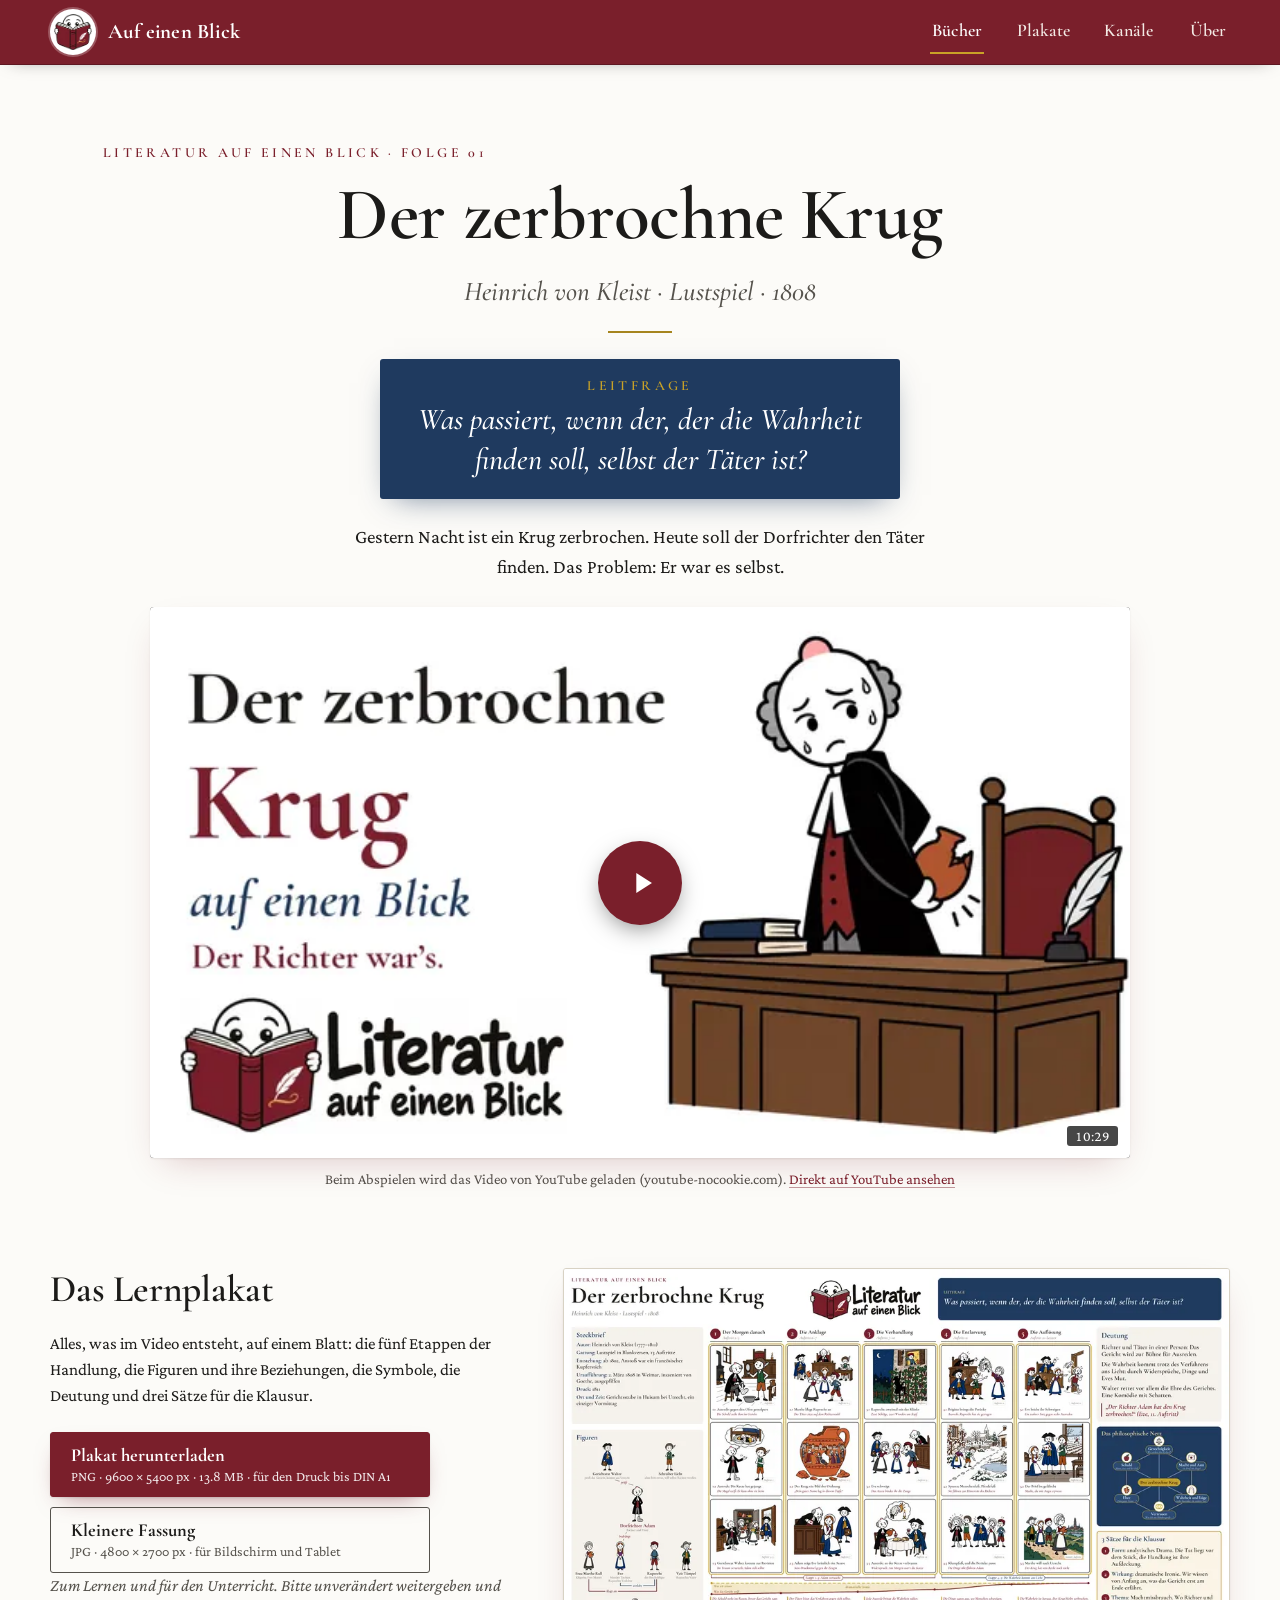
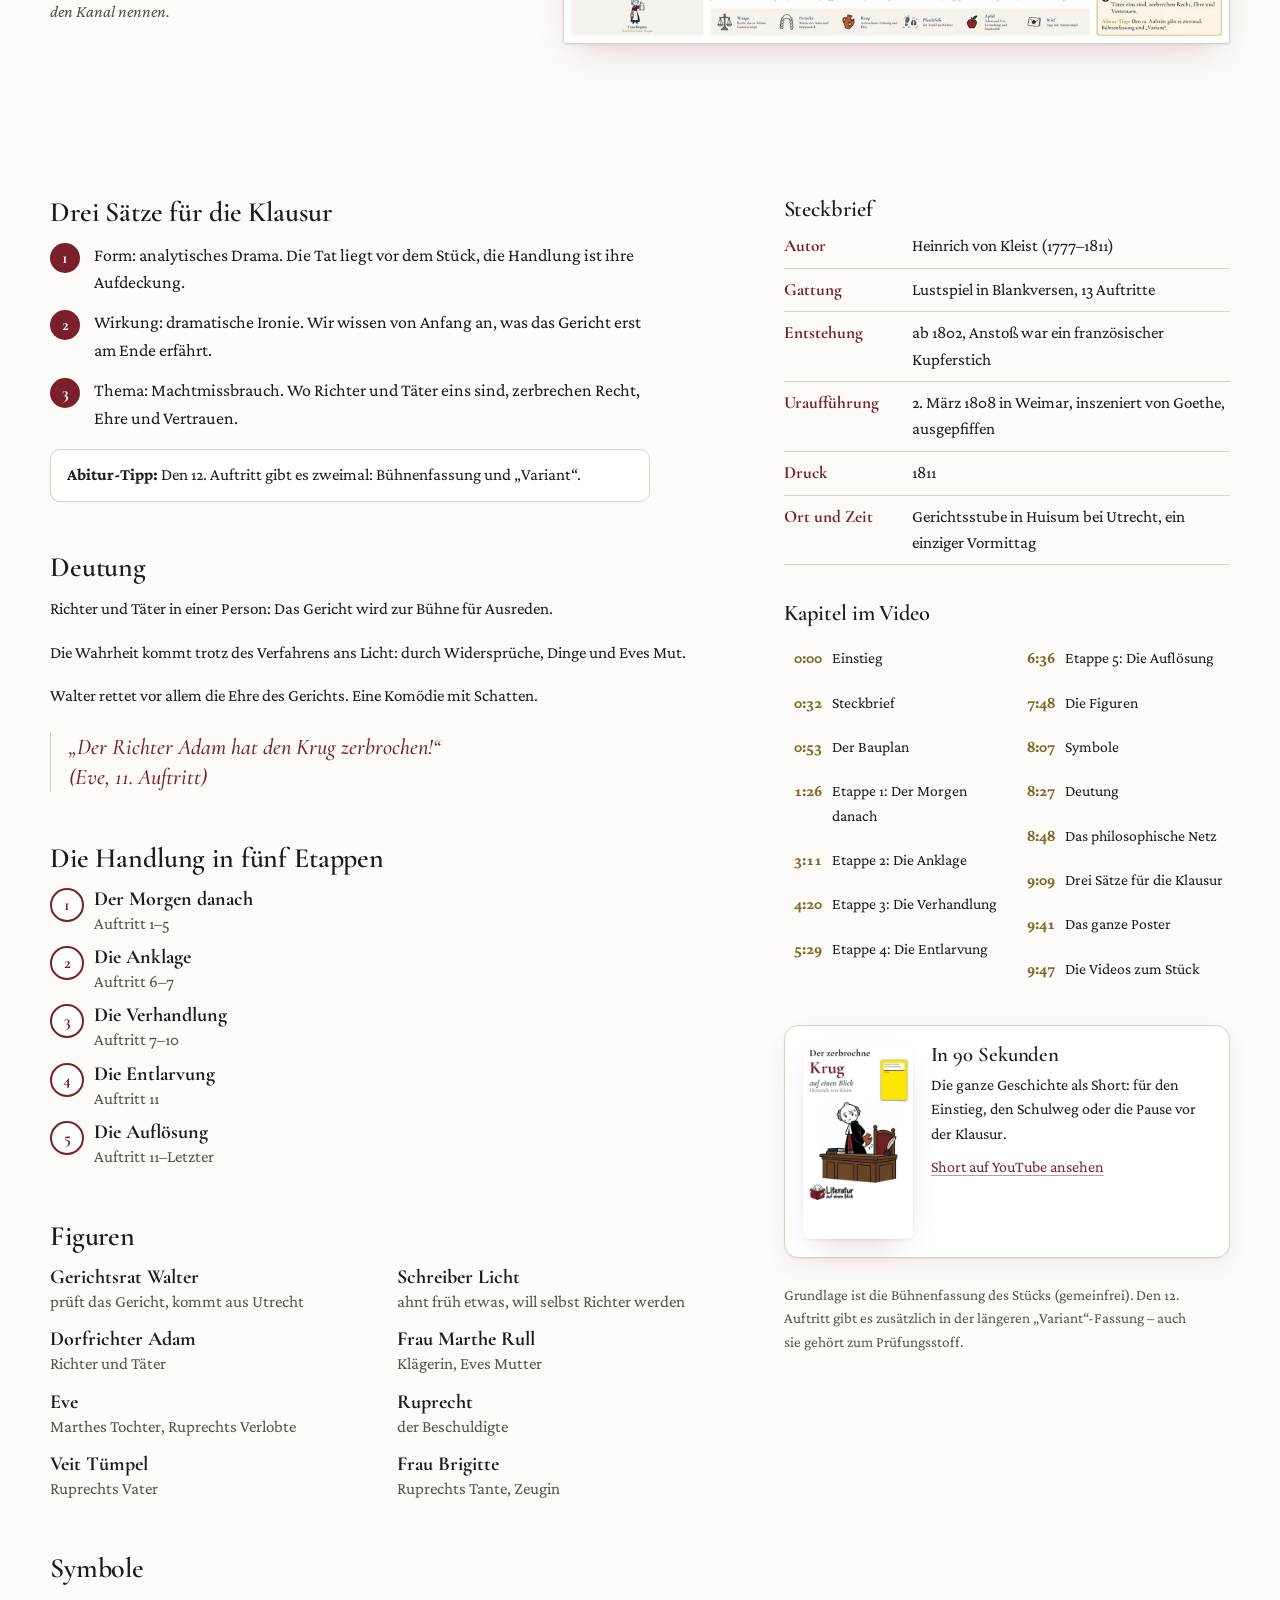
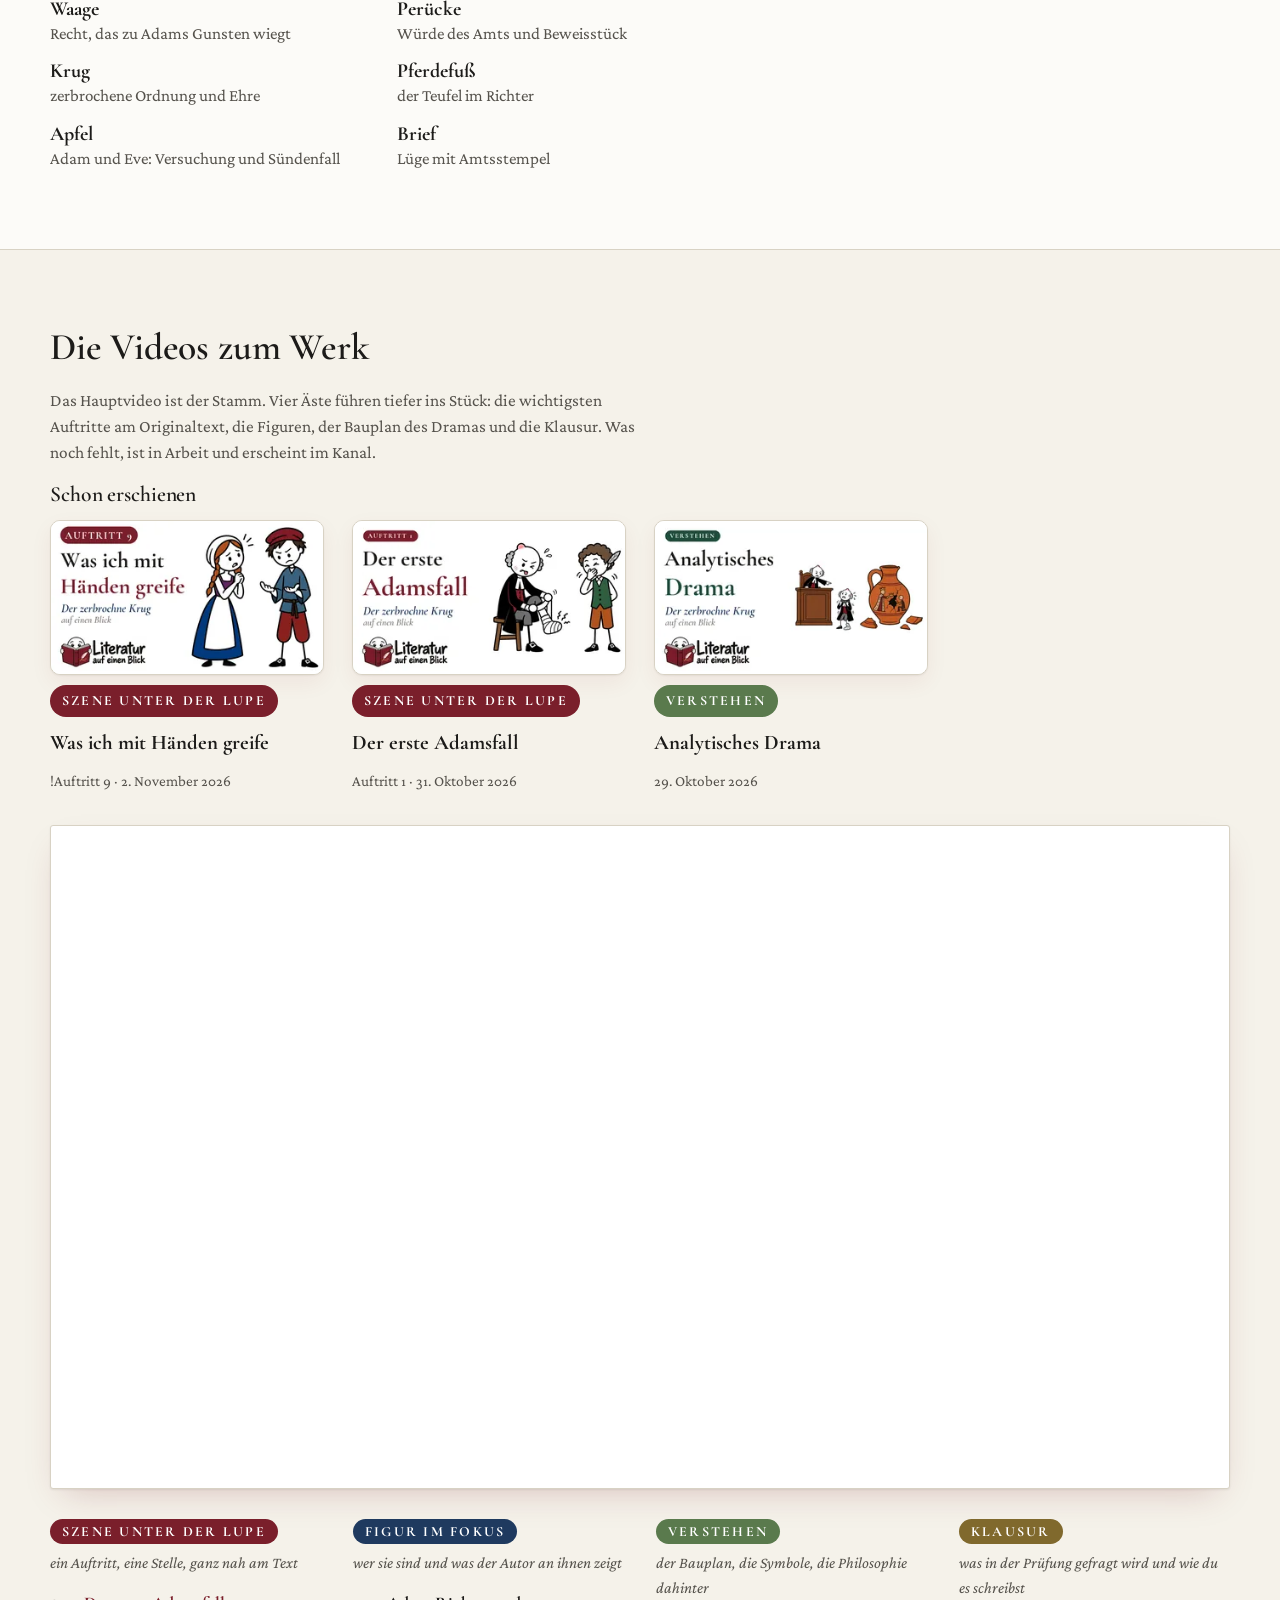
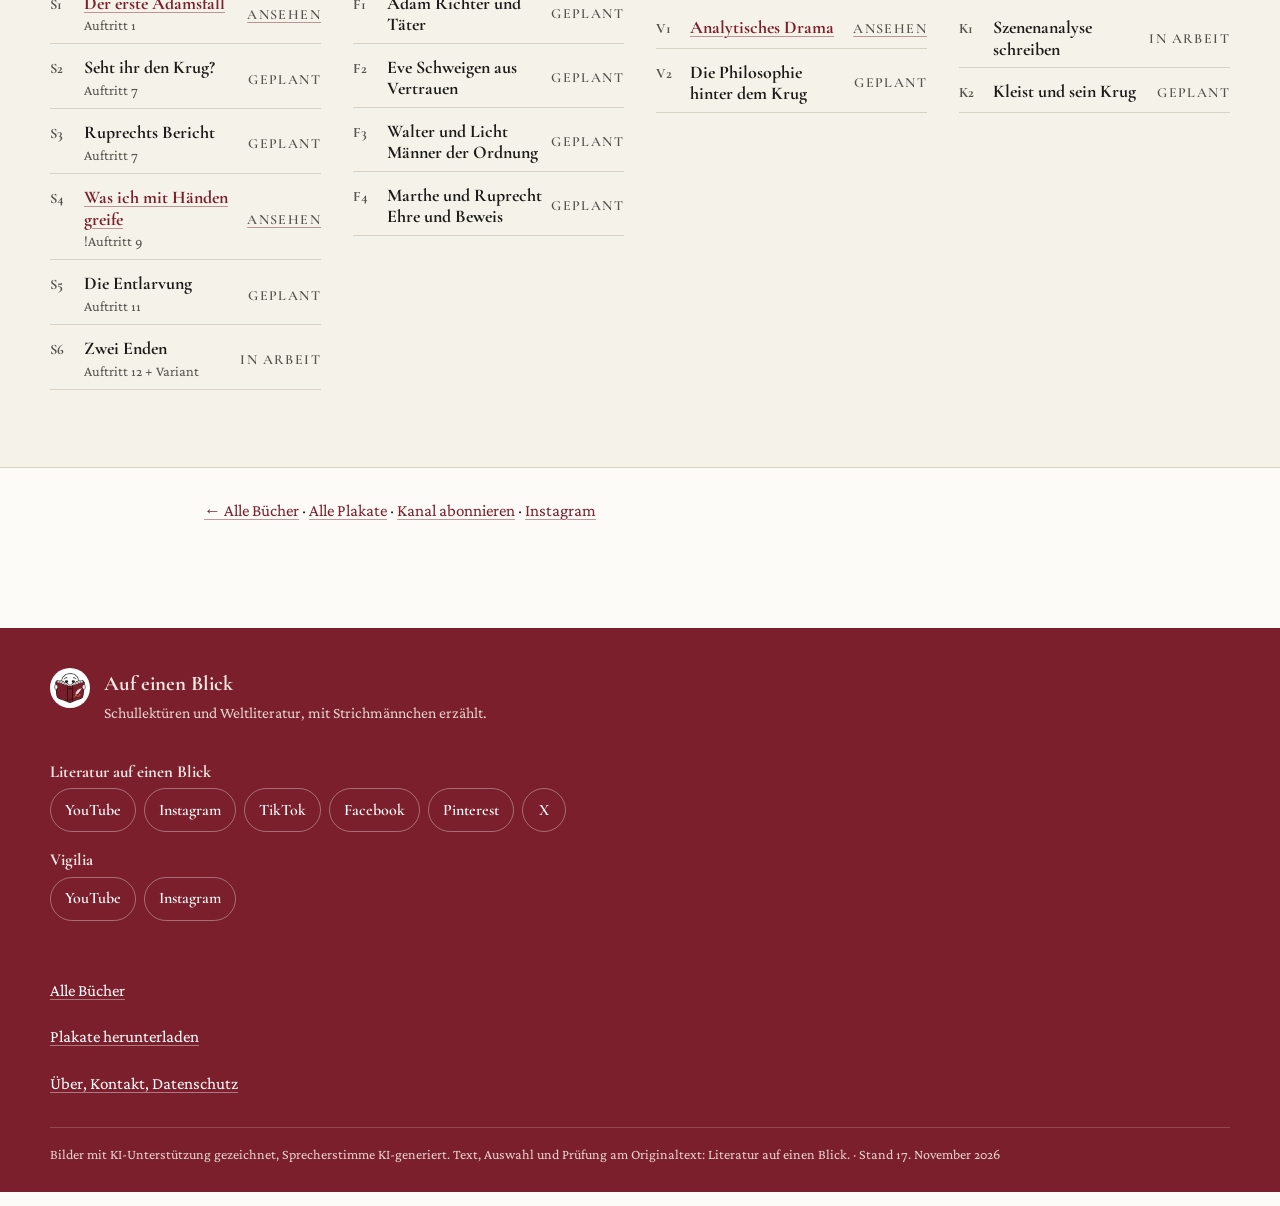
<file: literatur/der-zerbrochne-krug/index.html>
<!doctype html>
<html lang="de">
<head>
<meta charset="utf-8">
<meta name="viewport" content="width=device-width, initial-scale=1">
<title>Der zerbrochne Krug auf einen Blick · Auf einen Blick</title>
<meta name="description" content="Der zerbrochne Krug (Heinrich von Kleist) in zehn Minuten: Zusammenfassung als Video, Lernplakat zum Herunterladen, Figuren, Deutung und drei Sätze für die Klausur.">
<meta name="color-scheme" content="light">
<meta name="theme-color" content="#7A1F2B">
<meta name="google-site-verification" content="dYZ2hgxdLOQ-NdaXoD5eYEGdxpUDi4HKj_KnLI_vL98">
<meta name="p:domain_verify" content="3f7eaf046e3f26bb8e0d4d03ab0df8d9">
<link rel="canonical" href="https://aufeinenblick-kanal.de/literatur/der-zerbrochne-krug/">
<meta property="og:url" content="https://aufeinenblick-kanal.de/literatur/der-zerbrochne-krug/">
<meta property="og:type" content="website">
<meta property="og:site_name" content="Auf einen Blick">
<meta property="og:title" content="Der zerbrochne Krug auf einen Blick · Auf einen Blick">
<meta property="og:description" content="Der zerbrochne Krug (Heinrich von Kleist) in zehn Minuten: Zusammenfassung als Video, Lernplakat zum Herunterladen, Figuren, Deutung und drei Sätze für die Klausur.">
<meta property="og:image" content="https://aufeinenblick-kanal.de/medien/der-zerbrochne-krug/thumbnail.jpg">
<meta property="og:image:width" content="1280">
<meta property="og:image:height" content="720">
<meta property="og:image:alt" content="Vorschaubild „Der zerbrochne Krug auf einen Blick“">
<meta property="og:locale" content="de_DE">
<meta name="twitter:card" content="summary_large_image">
<link rel="icon" type="image/png" sizes="32x32" href="../../medien/favicon-32.png">
<link rel="icon" type="image/png" sizes="192x192" href="../../medien/favicon-192.png">
<link rel="apple-touch-icon" href="../../medien/apple-touch-icon.png">
<link rel="preload" href="../../schriften/CormorantGaramond-600.woff" as="font" type="font/woff" crossorigin>
<link rel="preload" href="../../schriften/CrimsonPro-Regular.woff" as="font" type="font/woff" crossorigin>
<link rel="stylesheet" href="../../stil.css?v=e8e331c3">
<script type="application/ld+json">{"@context":"https://schema.org","@graph":[{"@type":"VideoObject","@id":"https://aufeinenblick-kanal.de/literatur/der-zerbrochne-krug/#video","name":"Der zerbrochne Krug – Zusammenfassung auf einen Blick | Kleist fürs Abitur","description":"Gestern Nacht ist ein Krug zerbrochen. Heute soll der Dorfrichter den Täter finden. Das Problem: Er war es selbst.","thumbnailUrl":["https://aufeinenblick-kanal.de/medien/der-zerbrochne-krug/thumbnail.jpg"],"uploadDate":"2026-10-14","embedUrl":"https://www.youtube-nocookie.com/embed/StJK-6_JD1o","inLanguage":"de","publisher":{"@id":"https://aufeinenblick-kanal.de/#organisation"},"about":{"@id":"https://aufeinenblick-kanal.de/literatur/der-zerbrochne-krug/#werk"},"isFamilyFriendly":true,"duration":"PT10M29S","hasPart":[{"@type":"Clip","name":"Einstieg","startOffset":0,"endOffset":32,"url":"https://www.youtube.com/watch?v=StJK-6_JD1o&t=0s"},{"@type":"Clip","name":"Steckbrief","startOffset":32,"endOffset":53,"url":"https://www.youtube.com/watch?v=StJK-6_JD1o&t=32s"},{"@type":"Clip","name":"Der Bauplan","startOffset":53,"endOffset":86,"url":"https://www.youtube.com/watch?v=StJK-6_JD1o&t=53s"},{"@type":"Clip","name":"Etappe 1: Der Morgen danach","startOffset":86,"endOffset":191,"url":"https://www.youtube.com/watch?v=StJK-6_JD1o&t=86s"},{"@type":"Clip","name":"Etappe 2: Die Anklage","startOffset":191,"endOffset":260,"url":"https://www.youtube.com/watch?v=StJK-6_JD1o&t=191s"},{"@type":"Clip","name":"Etappe 3: Die Verhandlung","startOffset":260,"endOffset":329,"url":"https://www.youtube.com/watch?v=StJK-6_JD1o&t=260s"},{"@type":"Clip","name":"Etappe 4: Die Entlarvung","startOffset":329,"endOffset":396,"url":"https://www.youtube.com/watch?v=StJK-6_JD1o&t=329s"},{"@type":"Clip","name":"Etappe 5: Die Auflösung","startOffset":396,"endOffset":468,"url":"https://www.youtube.com/watch?v=StJK-6_JD1o&t=396s"},{"@type":"Clip","name":"Die Figuren","startOffset":468,"endOffset":487,"url":"https://www.youtube.com/watch?v=StJK-6_JD1o&t=468s"},{"@type":"Clip","name":"Symbole","startOffset":487,"endOffset":507,"url":"https://www.youtube.com/watch?v=StJK-6_JD1o&t=487s"},{"@type":"Clip","name":"Deutung","startOffset":507,"endOffset":528,"url":"https://www.youtube.com/watch?v=StJK-6_JD1o&t=507s"},{"@type":"Clip","name":"Das philosophische Netz","startOffset":528,"endOffset":549,"url":"https://www.youtube.com/watch?v=StJK-6_JD1o&t=528s"},{"@type":"Clip","name":"Drei Sätze für die Klausur","startOffset":549,"endOffset":581,"url":"https://www.youtube.com/watch?v=StJK-6_JD1o&t=549s"},{"@type":"Clip","name":"Das ganze Poster","startOffset":581,"endOffset":587,"url":"https://www.youtube.com/watch?v=StJK-6_JD1o&t=581s"},{"@type":"Clip","name":"Die Videos zum Stück","startOffset":587,"endOffset":629,"url":"https://www.youtube.com/watch?v=StJK-6_JD1o&t=587s"}]},{"@type":"Book","@id":"https://aufeinenblick-kanal.de/literatur/der-zerbrochne-krug/#werk","name":"Der zerbrochne Krug","author":{"@type":"Person","name":"Heinrich von Kleist"}},{"@type":"VideoObject","@id":"https://aufeinenblick-kanal.de/literatur/der-zerbrochne-krug/#short","name":"Der zerbrochne Krug auf einen Blick (Short)","description":"Die ganze Geschichte von „Der zerbrochne Krug“ in 90 Sekunden.","thumbnailUrl":["https://aufeinenblick-kanal.de/medien/der-zerbrochne-krug/short.jpg"],"uploadDate":"2026-10-14","embedUrl":"https://www.youtube-nocookie.com/embed/9SrwAG9fjxU","inLanguage":"de","publisher":{"@id":"https://aufeinenblick-kanal.de/#organisation"},"about":{"@id":"https://aufeinenblick-kanal.de/literatur/der-zerbrochne-krug/#werk"}},{"@type":"VideoObject","@id":"https://aufeinenblick-kanal.de/literatur/der-zerbrochne-krug/#s1","name":"Der erste Adamsfall","description":"Szene unter der Lupe zu „Der zerbrochne Krug“: ein Auftritt, eine Stelle, ganz nah am Text.","thumbnailUrl":["https://aufeinenblick-kanal.de/medien/der-zerbrochne-krug/ast-s1.jpg"],"uploadDate":"2026-10-31","embedUrl":"https://www.youtube-nocookie.com/embed/LgQdf0TA2KY","inLanguage":"de","publisher":{"@id":"https://aufeinenblick-kanal.de/#organisation"},"about":{"@id":"https://aufeinenblick-kanal.de/literatur/der-zerbrochne-krug/#werk"}},{"@type":"VideoObject","@id":"https://aufeinenblick-kanal.de/literatur/der-zerbrochne-krug/#s4","name":"Was ich mit Händen greife","description":"Szene unter der Lupe zu „Der zerbrochne Krug“: ein Auftritt, eine Stelle, ganz nah am Text.","thumbnailUrl":["https://aufeinenblick-kanal.de/medien/der-zerbrochne-krug/ast-s4.jpg"],"uploadDate":"2026-11-02","embedUrl":"https://www.youtube-nocookie.com/embed/XKiCke7qRME","inLanguage":"de","publisher":{"@id":"https://aufeinenblick-kanal.de/#organisation"},"about":{"@id":"https://aufeinenblick-kanal.de/literatur/der-zerbrochne-krug/#werk"}},{"@type":"VideoObject","@id":"https://aufeinenblick-kanal.de/literatur/der-zerbrochne-krug/#v1","name":"Analytisches Drama","description":"Verstehen zu „Der zerbrochne Krug“: der Bauplan, die Symbole, die Philosophie dahinter.","thumbnailUrl":["https://aufeinenblick-kanal.de/medien/der-zerbrochne-krug/ast-v1.jpg"],"uploadDate":"2026-10-29","embedUrl":"https://www.youtube-nocookie.com/embed/FDSs2S1nrLs","inLanguage":"de","publisher":{"@id":"https://aufeinenblick-kanal.de/#organisation"},"about":{"@id":"https://aufeinenblick-kanal.de/literatur/der-zerbrochne-krug/#werk"}},{"@type":"ImageObject","@id":"https://aufeinenblick-kanal.de/literatur/der-zerbrochne-krug/#plakat","name":"Lernplakat „Der zerbrochne Krug auf einen Blick“","contentUrl":"https://aufeinenblick-kanal.de/medien/der-zerbrochne-krug/plakat.png","thumbnailUrl":"https://aufeinenblick-kanal.de/medien/der-zerbrochne-krug/plakat-vorschau.jpg","width":9600,"height":5400,"encodingFormat":"image/png","creator":{"@id":"https://aufeinenblick-kanal.de/#organisation"},"creditText":"Literatur auf einen Blick","about":{"@id":"https://aufeinenblick-kanal.de/literatur/der-zerbrochne-krug/#werk"}},{"@type":"BreadcrumbList","itemListElement":[{"@type":"ListItem","position":1,"name":"Start","item":"https://aufeinenblick-kanal.de/"},{"@type":"ListItem","position":2,"name":"Bücher","item":"https://aufeinenblick-kanal.de/literatur/"},{"@type":"ListItem","position":3,"name":"Der zerbrochne Krug","item":"https://aufeinenblick-kanal.de/literatur/der-zerbrochne-krug/"}]}]}</script>
</head>
<body>
<a class="sprung" href="#inhalt">Zum Inhalt</a>
<header class="kopf">
  <div class="rahmen kopf-innen">
    <a class="marke" href="../../" aria-label="Auf einen Blick – Startseite">
      <picture><source type="image/webp" srcset="../../medien/gucker-92.webp"><img src="../../medien/gucker-92.png" alt="" width="46" height="46"></picture>
      <span>Auf einen Blick</span>
    </a>
    <nav class="nav" aria-label="Hauptnavigation"><a href="../../literatur/" aria-current="page">Bücher</a><a href="../../plakate/">Plakate</a><a href="../../#kanaele">Kanäle</a><a href="../../ueber/">Über</a></nav>
  </div>
</header>
<main id="inhalt">

<article class="werk">
<section class="rahmen">
  <div class="titelkopf"><p class="kicker">Literatur auf einen Blick · Folge 01</p><h1>Der zerbrochne Krug</h1><p class="unterzeile">Heinrich von Kleist · Lustspiel · 1808</p><span class="goldlinie" aria-hidden="true"></span></div>
  <p class="leitfrage"><span>Leitfrage</span>Was passiert, wenn der, der die Wahrheit finden soll, selbst der Täter ist?</p>
  <p class="kurz">Gestern Nacht ist ein Krug zerbrochen. Heute soll der Dorfrichter den Täter finden. Das Problem: Er war es selbst.</p>
  <figure class="video video-gross" data-video="StJK-6_JD1o">
  <button class="video-knopf" type="button" aria-label="Video „Der zerbrochne Krug“ abspielen">
    <picture><source type="image/webp" srcset="../../medien/der-zerbrochne-krug/thumbnail-640.webp 640w, ../../medien/der-zerbrochne-krug/thumbnail-960.webp 960w, ../../medien/der-zerbrochne-krug/thumbnail-1280.webp 1280w" sizes="(max-width: 1020px) calc(100vw - 32px), 980px"><img src="../../medien/der-zerbrochne-krug/thumbnail.jpg" alt="Vorschaubild zum Video „Der zerbrochne Krug auf einen Blick“" width="1280" height="720" fetchpriority="high"></picture>
    <span class="play" aria-hidden="true"><svg viewBox="0 0 24 24" width="30" height="30"><path d="M8 5v14l11-7z" fill="currentColor"/></svg></span>
    <span class="dauer">10:29</span>
  </button>
  <figcaption>Beim Abspielen wird das Video von YouTube geladen (youtube-nocookie.com). <a href="https://www.youtube.com/watch?v=StJK-6_JD1o" rel="noopener">Direkt auf YouTube ansehen</a></figcaption>
</figure>
</section>

<section class="abschnitt rahmen plakat" aria-labelledby="plakat-h">
  <div class="plakat-text">
    <h2 id="plakat-h">Das Lernplakat</h2>
    <p>Alles, was im Video entsteht, auf einem Blatt: die fünf Etappen der Handlung, die Figuren und ihre Beziehungen, die Symbole, die Deutung und drei Sätze für die Klausur.</p>
    <p class="knoepfe">
      <a class="knopf" href="../../medien/der-zerbrochne-krug/plakat.png" download="Der zerbrochne Krug auf einen Blick – Plakat.png">Plakat herunterladen <small>PNG · 9600 × 5400 px · 13.8 MB · für den Druck bis DIN A1</small></a>
      <a class="knopf zweit" href="../../medien/der-zerbrochne-krug/plakat-bildschirm.jpg" download="Der zerbrochne Krug auf einen Blick – Plakat.jpg">Kleinere Fassung <small>JPG · 4800 × 2700 px · für Bildschirm und Tablet</small></a>
    </p>
    <p class="randnotiz">Zum Lernen und für den Unterricht. Bitte unverändert weitergeben und den Kanal nennen.</p>
  </div>
  <a class="plakat-bild" href="../../medien/der-zerbrochne-krug/plakat-bildschirm.jpg"><picture><source type="image/webp" srcset="../../medien/der-zerbrochne-krug/plakat-960.webp 960w, ../../medien/der-zerbrochne-krug/plakat-1400.webp 1400w, ../../medien/der-zerbrochne-krug/plakat-2000.webp 2000w" sizes="(max-width: 900px) calc(100vw - 32px), 680px"><img src="../../medien/der-zerbrochne-krug/plakat-vorschau.jpg" alt="Lernplakat „Der zerbrochne Krug auf einen Blick“" width="2000" height="1125" loading="lazy" decoding="async"></picture></a>
</section>
<section class="abschnitt rahmen inhalt" aria-labelledby="inhalt-h">
  <div class="spalte-haupt">
    <h2><span id="inhalt-h">Drei Sätze für die Klausur</span></h2><ol class="klausur"><li>Form: analytisches Drama. Die Tat liegt vor dem Stück, die Handlung ist ihre Aufdeckung.</li><li>Wirkung: dramatische Ironie. Wir wissen von Anfang an, was das Gericht erst am Ende erfährt.</li><li>Thema: Machtmissbrauch. Wo Richter und Täter eins sind, zerbrechen Recht, Ehre und Vertrauen.</li></ol><p class="tipp"><strong>Abitur-Tipp:</strong> Den 12. Auftritt gibt es zweimal: Bühnenfassung und „Variant“.</p>
    <h2>Deutung</h2><p>Richter und Täter in einer Person: Das Gericht wird zur Bühne für Ausreden.</p><p>Die Wahrheit kommt trotz des Verfahrens ans Licht: durch Widersprüche, Dinge und Eves Mut.</p><p>Walter rettet vor allem die Ehre des Gerichts. Eine Komödie mit Schatten.</p><blockquote class="zitat">„Der Richter Adam hat den Krug zerbrochen!“ (Eve, 11. Auftritt)</blockquote>
    <h2>Die Handlung in fünf Etappen</h2><ol class="etappen"><li><strong>Der Morgen danach</strong> <span>Auftritt 1–5</span></li><li><strong>Die Anklage</strong> <span>Auftritt 6–7</span></li><li><strong>Die Verhandlung</strong> <span>Auftritt 7–10</span></li><li><strong>Die Entlarvung</strong> <span>Auftritt 11</span></li><li><strong>Die Auflösung</strong> <span>Auftritt 11–Letzter</span></li></ol>
    <h2>Figuren</h2><ul class="paare"><li><strong>Gerichtsrat Walter</strong> <span>prüft das Gericht, kommt aus Utrecht</span></li><li><strong>Schreiber Licht</strong> <span>ahnt früh etwas, will selbst Richter werden</span></li><li><strong>Dorfrichter Adam</strong> <span>Richter und Täter</span></li><li><strong>Frau Marthe Rull</strong> <span>Klägerin, Eves Mutter</span></li><li><strong>Eve</strong> <span>Marthes Tochter, Ruprechts Verlobte</span></li><li><strong>Ruprecht</strong> <span>der Beschuldigte</span></li><li><strong>Veit Tümpel</strong> <span>Ruprechts Vater</span></li><li><strong>Frau Brigitte</strong> <span>Ruprechts Tante, Zeugin</span></li></ul>
    <h2>Symbole</h2><ul class="paare"><li><strong>Waage</strong> <span>Recht, das zu Adams Gunsten wiegt</span></li><li><strong>Perücke</strong> <span>Würde des Amts und Beweisstück</span></li><li><strong>Krug</strong> <span>zerbrochene Ordnung und Ehre</span></li><li><strong>Pferdefuß</strong> <span>der Teufel im Richter</span></li><li><strong>Apfel</strong> <span>Adam und Eve: Versuchung und Sündenfall</span></li><li><strong>Brief</strong> <span>Lüge mit Amtsstempel</span></li></ul>
  </div>
  <div class="spalte-rand">
    <h2>Steckbrief</h2><dl class="steckbrief"><div><dt>Autor</dt><dd>Heinrich von Kleist (1777–1811)</dd></div><div><dt>Gattung</dt><dd>Lustspiel in Blankversen, 13 Auftritte</dd></div><div><dt>Entstehung</dt><dd>ab 1802, Anstoß war ein französischer Kupferstich</dd></div><div><dt>Uraufführung</dt><dd>2. März 1808 in Weimar, inszeniert von Goethe, ausgepfiffen</dd></div><div><dt>Druck</dt><dd>1811</dd></div><div><dt>Ort und Zeit</dt><dd>Gerichtsstube in Huisum bei Utrecht, ein einziger Vormittag</dd></div></dl>
    <h2>Kapitel im Video</h2><ol class="kapitel"><li><a href="https://www.youtube.com/watch?v=StJK-6_JD1o&amp;t=0s" rel="noopener"><span class="zeit">0:00</span> Einstieg</a></li><li><a href="https://www.youtube.com/watch?v=StJK-6_JD1o&amp;t=32s" rel="noopener"><span class="zeit">0:32</span> Steckbrief</a></li><li><a href="https://www.youtube.com/watch?v=StJK-6_JD1o&amp;t=53s" rel="noopener"><span class="zeit">0:53</span> Der Bauplan</a></li><li><a href="https://www.youtube.com/watch?v=StJK-6_JD1o&amp;t=86s" rel="noopener"><span class="zeit">1:26</span> Etappe 1: Der Morgen danach</a></li><li><a href="https://www.youtube.com/watch?v=StJK-6_JD1o&amp;t=191s" rel="noopener"><span class="zeit">3:11</span> Etappe 2: Die Anklage</a></li><li><a href="https://www.youtube.com/watch?v=StJK-6_JD1o&amp;t=260s" rel="noopener"><span class="zeit">4:20</span> Etappe 3: Die Verhandlung</a></li><li><a href="https://www.youtube.com/watch?v=StJK-6_JD1o&amp;t=329s" rel="noopener"><span class="zeit">5:29</span> Etappe 4: Die Entlarvung</a></li><li><a href="https://www.youtube.com/watch?v=StJK-6_JD1o&amp;t=396s" rel="noopener"><span class="zeit">6:36</span> Etappe 5: Die Auflösung</a></li><li><a href="https://www.youtube.com/watch?v=StJK-6_JD1o&amp;t=468s" rel="noopener"><span class="zeit">7:48</span> Die Figuren</a></li><li><a href="https://www.youtube.com/watch?v=StJK-6_JD1o&amp;t=487s" rel="noopener"><span class="zeit">8:07</span> Symbole</a></li><li><a href="https://www.youtube.com/watch?v=StJK-6_JD1o&amp;t=507s" rel="noopener"><span class="zeit">8:27</span> Deutung</a></li><li><a href="https://www.youtube.com/watch?v=StJK-6_JD1o&amp;t=528s" rel="noopener"><span class="zeit">8:48</span> Das philosophische Netz</a></li><li><a href="https://www.youtube.com/watch?v=StJK-6_JD1o&amp;t=549s" rel="noopener"><span class="zeit">9:09</span> Drei Sätze für die Klausur</a></li><li><a href="https://www.youtube.com/watch?v=StJK-6_JD1o&amp;t=581s" rel="noopener"><span class="zeit">9:41</span> Das ganze Poster</a></li><li><a href="https://www.youtube.com/watch?v=StJK-6_JD1o&amp;t=587s" rel="noopener"><span class="zeit">9:47</span> Die Videos zum Stück</a></li></ol>
    
<aside class="short" aria-labelledby="short-h">
  <a href="https://www.youtube.com/shorts/9SrwAG9fjxU" rel="noopener" class="short-bild" tabindex="-1" aria-hidden="true"><picture><source type="image/webp" srcset="../../medien/der-zerbrochne-krug/short-270.webp 270w, ../../medien/der-zerbrochne-krug/short-540.webp 540w" sizes="110px"><img src="../../medien/der-zerbrochne-krug/short.jpg" alt="" width="540" height="960" loading="lazy" decoding="async"></picture></a>
  <div>
    <h3 id="short-h">In 90 Sekunden</h3>
    <p>Die ganze Geschichte als Short: für den Einstieg, den Schulweg oder die Pause vor der Klausur.</p>
    <p><a href="https://www.youtube.com/shorts/9SrwAG9fjxU" rel="noopener">Short auf YouTube ansehen</a></p>
  </div>
</aside>
    <div class="hinweise"><p>Grundlage ist die Bühnenfassung des Stücks (gemeinfrei). Den 12. Auftritt gibt es zusätzlich in der längeren „Variant“-Fassung – auch sie gehört zum Prüfungsstoff.</p></div>
  </div>
</section>

<section class="abschnitt abschnitt-ton" aria-labelledby="familie">
  <div class="rahmen">
    <h2 id="familie">Die Videos zum Werk</h2>
    <p class="vorspann klein">Das Hauptvideo ist der Stamm. Vier Äste führen tiefer ins Stück: die wichtigsten Auftritte am Originaltext, die Figuren, der Bauplan des Dramas und die Klausur. Was noch fehlt, ist in Arbeit und erscheint im Kanal.</p>
    <h3 class="erschienen-h">Schon erschienen</h3><ul class="ast-karten"><li class="ast-karte ast-weinrot">
  <a class="ast-karte-bild" href="https://www.youtube.com/watch?v=XKiCke7qRME" rel="noopener" tabindex="-1" aria-hidden="true"><picture><source type="image/webp" srcset="../../medien/der-zerbrochne-krug/ast-s4-320.webp 320w, ../../medien/der-zerbrochne-krug/ast-s4-640.webp 640w" sizes="(max-width: 640px) calc(100vw - 32px), 280px"><img src="../../medien/der-zerbrochne-krug/ast-s4.jpg" alt="" width="640" height="360" loading="lazy" decoding="async"></picture></a>
  <p><span class="ast-marke">Szene unter der Lupe</span></p>
  <h4><a href="https://www.youtube.com/watch?v=XKiCke7qRME" rel="noopener">Was ich mit Händen greife</a></h4>
  <p class="ast-karte-meta">!Auftritt 9 · 2. November 2026</p>
</li><li class="ast-karte ast-weinrot">
  <a class="ast-karte-bild" href="https://www.youtube.com/watch?v=LgQdf0TA2KY" rel="noopener" tabindex="-1" aria-hidden="true"><picture><source type="image/webp" srcset="../../medien/der-zerbrochne-krug/ast-s1-320.webp 320w, ../../medien/der-zerbrochne-krug/ast-s1-640.webp 640w" sizes="(max-width: 640px) calc(100vw - 32px), 280px"><img src="../../medien/der-zerbrochne-krug/ast-s1.jpg" alt="" width="640" height="360" loading="lazy" decoding="async"></picture></a>
  <p><span class="ast-marke">Szene unter der Lupe</span></p>
  <h4><a href="https://www.youtube.com/watch?v=LgQdf0TA2KY" rel="noopener">Der erste Adamsfall</a></h4>
  <p class="ast-karte-meta">Auftritt 1 · 31. Oktober 2026</p>
</li><li class="ast-karte ast-gruen">
  <a class="ast-karte-bild" href="https://www.youtube.com/watch?v=FDSs2S1nrLs" rel="noopener" tabindex="-1" aria-hidden="true"><picture><source type="image/webp" srcset="../../medien/der-zerbrochne-krug/ast-v1-320.webp 320w, ../../medien/der-zerbrochne-krug/ast-v1-640.webp 640w" sizes="(max-width: 640px) calc(100vw - 32px), 280px"><img src="../../medien/der-zerbrochne-krug/ast-v1.jpg" alt="" width="640" height="360" loading="lazy" decoding="async"></picture></a>
  <p><span class="ast-marke">Verstehen</span></p>
  <h4><a href="https://www.youtube.com/watch?v=FDSs2S1nrLs" rel="noopener">Analytisches Drama</a></h4>
  <p class="ast-karte-meta">29. Oktober 2026</p>
</li></ul>
    <picture><source type="image/webp" srcset="../../medien/der-zerbrochne-krug/familie-960.webp 960w, ../../medien/der-zerbrochne-krug/familie-1920.webp 1920w" sizes="(max-width: 1212px) calc(100vw - 32px), 1180px"><img class="familienplakat" src="../../medien/der-zerbrochne-krug/familie.jpg" alt="Übersichtsplakat der Videofamilie zu „Der zerbrochne Krug“: das Hauptvideo und die vier Äste" width="1920" height="1080" loading="lazy" decoding="async"></picture>
    <div class="aeste"><div class="ast ast-weinrot"><h3><span class="ast-marke">Szene unter der Lupe</span></h3><p class="ast-satz">ein Auftritt, eine Stelle, ganz nah am Text</p><ul><li class="ast-da"><span class="ast-id">S1</span> <strong><a href="https://www.youtube.com/watch?v=LgQdf0TA2KY" rel="noopener">Der erste Adamsfall</a></strong> <span class="ast-serie">Auftritt 1</span> <a class="bald da" href="https://www.youtube.com/watch?v=LgQdf0TA2KY" rel="noopener" aria-hidden="true" tabindex="-1">ansehen</a></li><li><span class="ast-id">S2</span> <strong>Seht ihr den Krug?</strong> <span class="ast-serie">Auftritt 7</span> <span class="bald">geplant</span></li><li><span class="ast-id">S3</span> <strong>Ruprechts Bericht</strong> <span class="ast-serie">Auftritt 7</span> <span class="bald">geplant</span></li><li class="ast-da"><span class="ast-id">S4</span> <strong><a href="https://www.youtube.com/watch?v=XKiCke7qRME" rel="noopener">Was ich mit Händen greife</a></strong> <span class="ast-serie">!Auftritt 9</span> <a class="bald da" href="https://www.youtube.com/watch?v=XKiCke7qRME" rel="noopener" aria-hidden="true" tabindex="-1">ansehen</a></li><li><span class="ast-id">S5</span> <strong>Die Entlarvung</strong> <span class="ast-serie">Auftritt 11</span> <span class="bald">geplant</span></li><li><span class="ast-id">S6</span> <strong>Zwei Enden</strong> <span class="ast-serie">Auftritt 12 + Variant</span> <span class="bald">in Arbeit</span></li></ul></div><div class="ast ast-navy"><h3><span class="ast-marke">Figur im Fokus</span></h3><p class="ast-satz">wer sie sind und was der Autor an ihnen zeigt</p><ul><li><span class="ast-id">F1</span> <strong>Adam Richter und Täter</strong> <span class="bald">geplant</span></li><li><span class="ast-id">F2</span> <strong>Eve Schweigen aus Vertrauen</strong> <span class="bald">geplant</span></li><li><span class="ast-id">F3</span> <strong>Walter und Licht Männer der Ordnung</strong> <span class="bald">geplant</span></li><li><span class="ast-id">F4</span> <strong>Marthe und Ruprecht Ehre und Beweis</strong> <span class="bald">geplant</span></li></ul></div><div class="ast ast-gruen"><h3><span class="ast-marke">Verstehen</span></h3><p class="ast-satz">der Bauplan, die Symbole, die Philosophie dahinter</p><ul><li class="ast-da"><span class="ast-id">V1</span> <strong><a href="https://www.youtube.com/watch?v=FDSs2S1nrLs" rel="noopener">Analytisches Drama</a></strong> <a class="bald da" href="https://www.youtube.com/watch?v=FDSs2S1nrLs" rel="noopener" aria-hidden="true" tabindex="-1">ansehen</a></li><li><span class="ast-id">V2</span> <strong>Die Philosophie hinter dem Krug</strong> <span class="bald">geplant</span></li></ul></div><div class="ast ast-gold"><h3><span class="ast-marke">Klausur</span></h3><p class="ast-satz">was in der Prüfung gefragt wird und wie du es schreibst</p><ul><li><span class="ast-id">K1</span> <strong>Szenenanalyse schreiben</strong> <span class="bald">in Arbeit</span></li><li><span class="ast-id">K2</span> <strong>Kleist und sein Krug</strong> <span class="bald">geplant</span></li></ul></div></div>
  </div>
</section>
<section class="rahmen weiter">
  <p><a href="../../literatur/">← Alle Bücher</a> · <a href="../../plakate/">Alle Plakate</a> · <a href="https://www.youtube.com/@literaturaufeinenblick" rel="noopener">Kanal abonnieren</a> · <a href="https://www.instagram.com/literaturaufeinenblick/" rel="noopener">Instagram</a></p>
</section>
</article>

</main>
<footer class="fuss">
  <div class="rahmen fuss-innen">
    <div class="fuss-marke">
      <picture><source type="image/webp" srcset="../../medien/gucker-92.webp"><img src="../../medien/gucker-92.png" alt="" width="40" height="40" loading="lazy" decoding="async"></picture>
      <div><strong>Auf einen Blick</strong><br><span>Schullektüren und Weltliteratur, mit Strichmännchen erzählt.</span></div>
    </div>
    <div class="fuss-sozial">
      <p class="fuss-titel">Literatur auf einen Blick</p><p class="sozial hell"><a href="https://www.youtube.com/@literaturaufeinenblick" rel="noopener">YouTube</a><a href="https://www.instagram.com/literaturaufeinenblick/" rel="noopener">Instagram</a><a href="https://www.tiktok.com/@literaturaufeinenblick" rel="noopener">TikTok</a><a href="https://www.facebook.com/profile.php?id=61595866234250" rel="noopener">Facebook</a><a href="https://de.pinterest.com/literaturaufeinenblick/" rel="noopener">Pinterest</a><a href="https://x.com/LitAufEinBlick" rel="noopener">X</a></p>
      <p class="fuss-titel">Vigilia</p><p class="sozial hell"><a href="https://www.youtube.com/@vigiliastudy" rel="noopener">YouTube</a><a href="https://www.instagram.com/vigilia_ambience/" rel="noopener">Instagram</a></p>
    </div>
    <ul class="fuss-links">
      <li><a href="../../literatur/">Alle Bücher</a></li>
      <li><a href="../../plakate/">Plakate herunterladen</a></li>
      <li><a href="../../ueber/">Über, Kontakt, Datenschutz</a></li>
    </ul>
  </div>
  <p class="rahmen fuss-zeile">Bilder mit KI-Unterstützung gezeichnet, Sprecherstimme KI-generiert. Text, Auswahl und Prüfung am Originaltext: Literatur auf einen Blick. · Stand 17. November 2026</p>
</footer>
<script src="../../seite.js?v=51c5c749" defer></script>
</body>
</html>
</file>
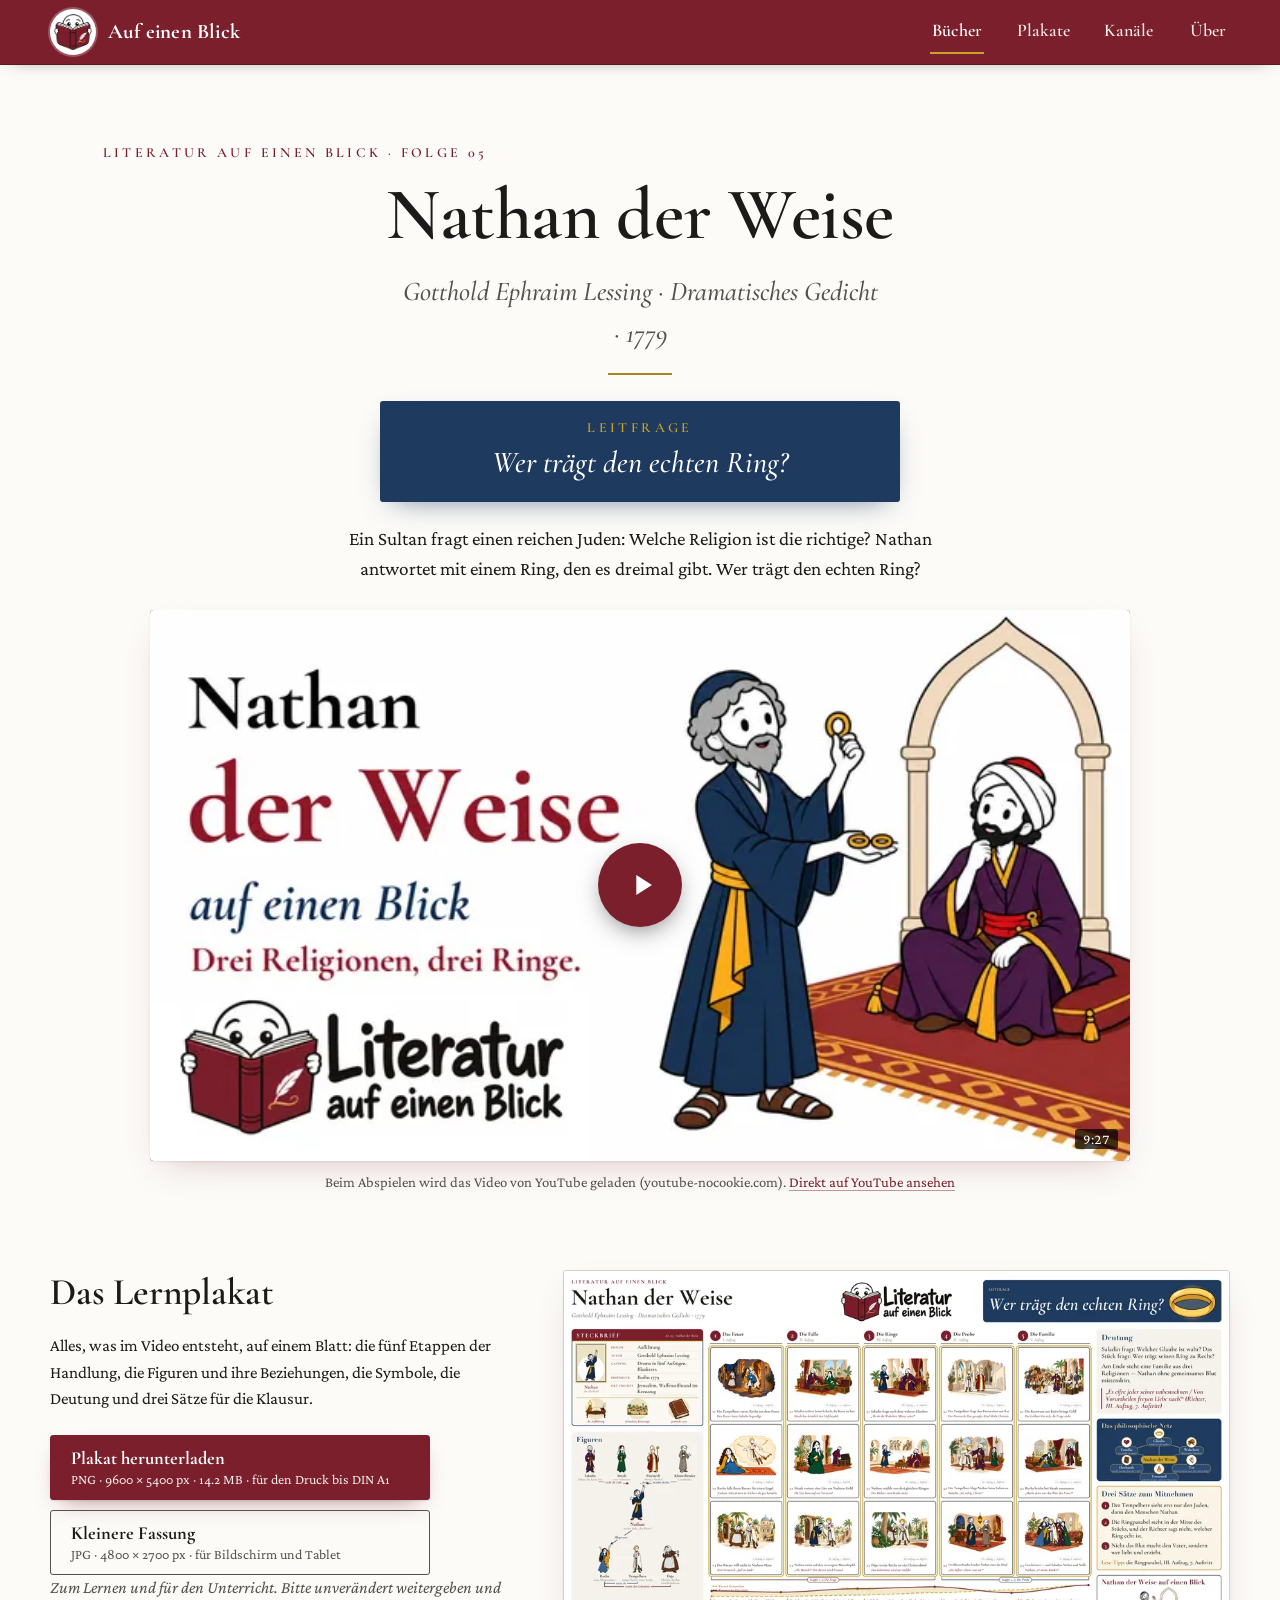
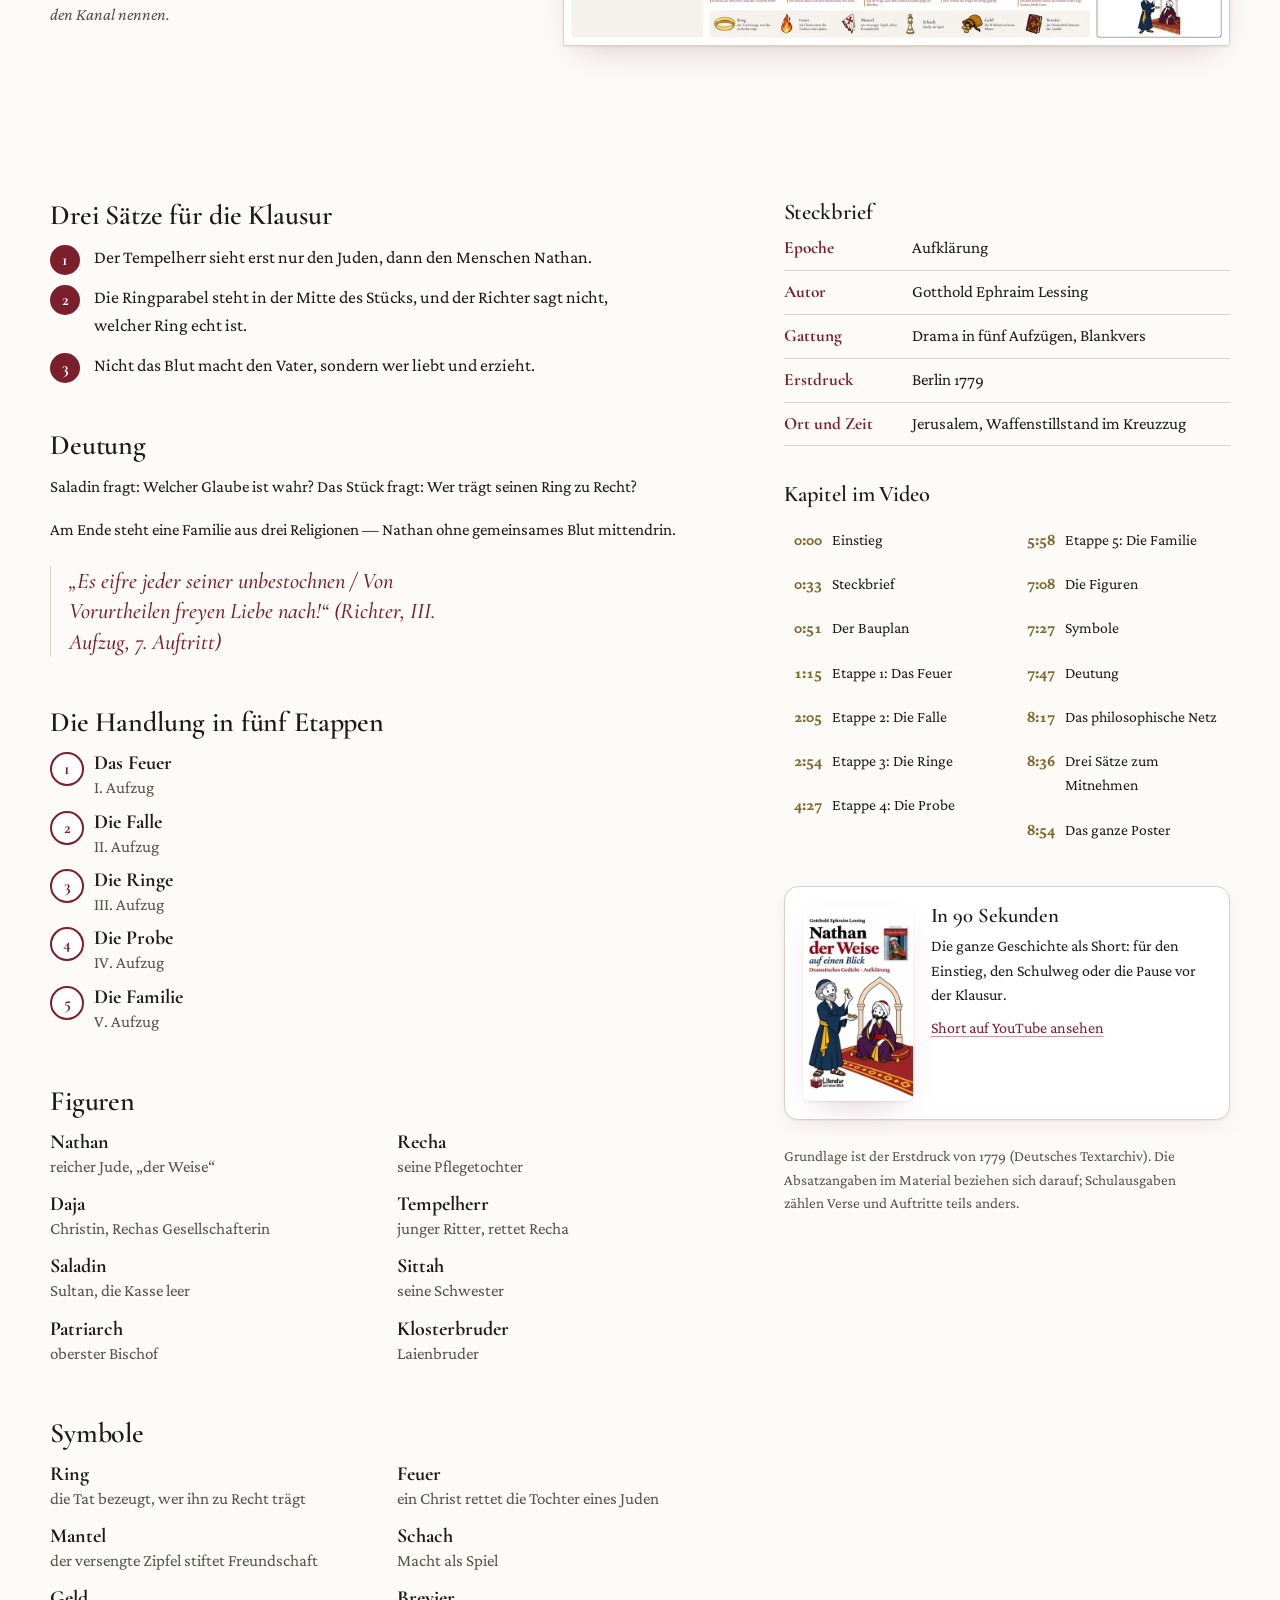
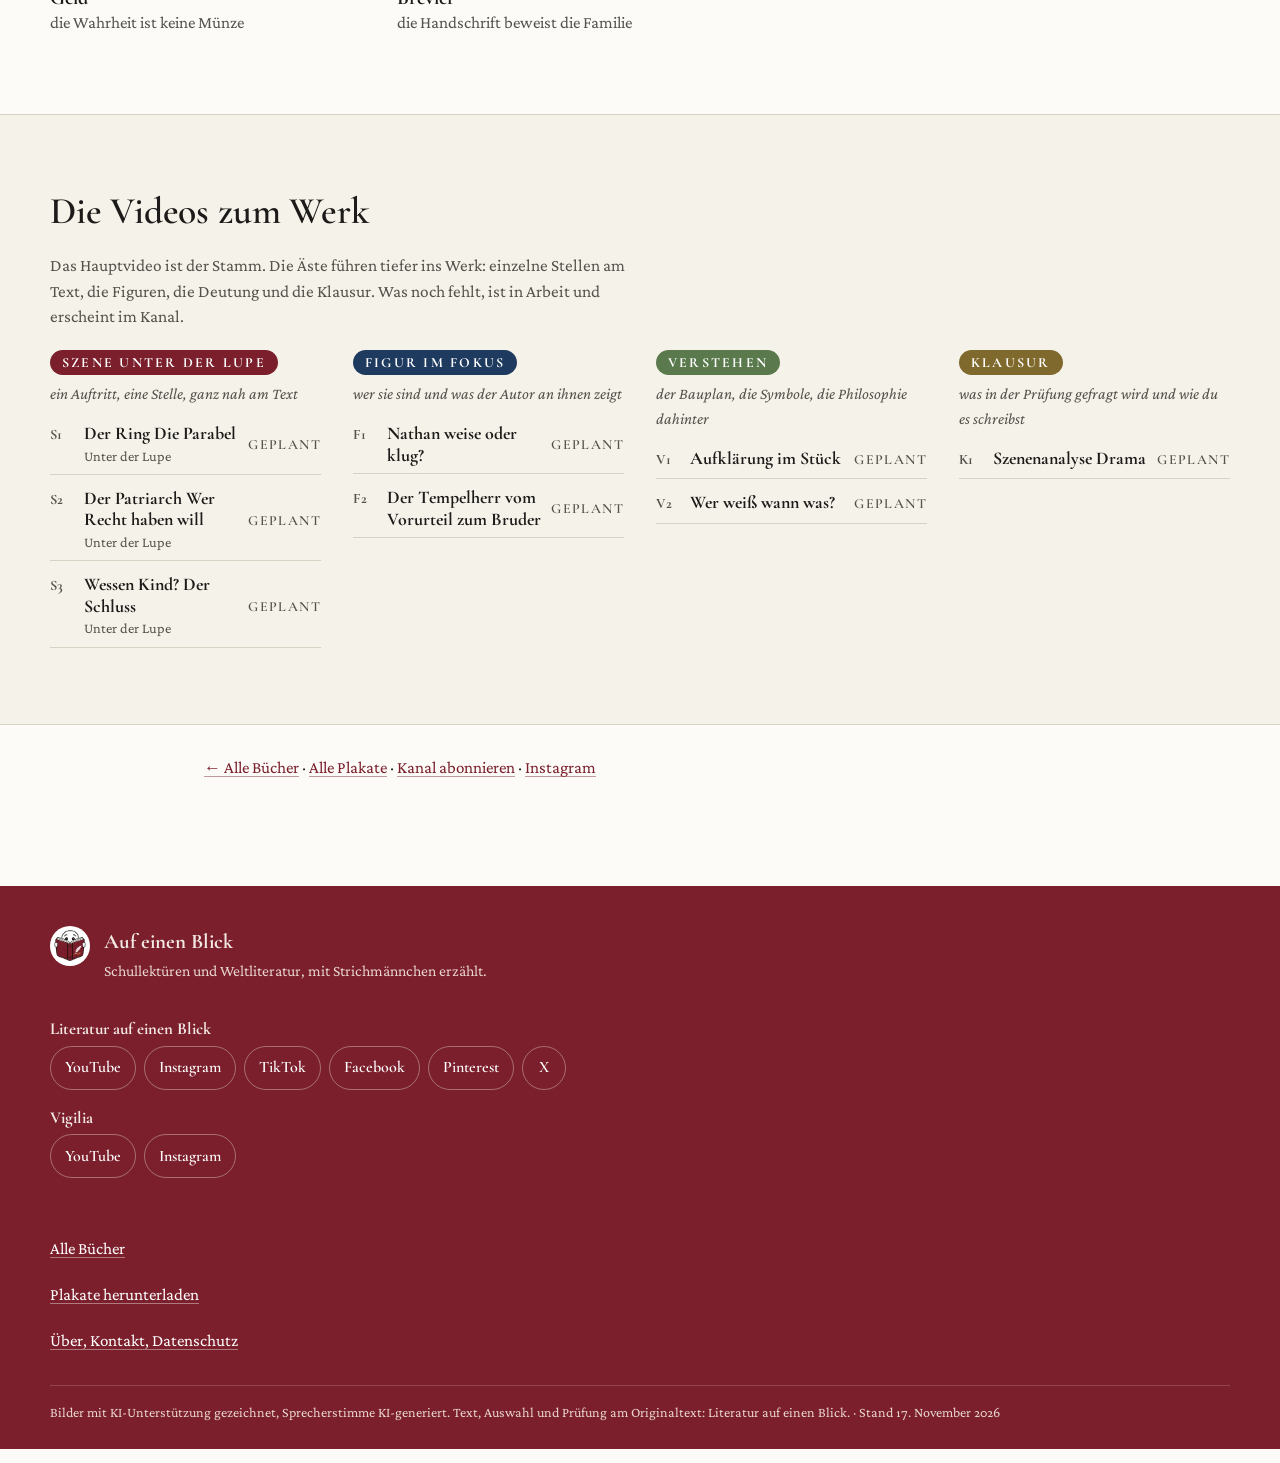
<file: literatur/nathan-der-weise/index.html>
<!doctype html>
<html lang="de">
<head>
<meta charset="utf-8">
<meta name="viewport" content="width=device-width, initial-scale=1">
<title>Nathan der Weise auf einen Blick · Auf einen Blick</title>
<meta name="description" content="Nathan der Weise (Gotthold Ephraim Lessing) in zehn Minuten: Zusammenfassung als Video, Lernplakat zum Herunterladen, Figuren, Deutung und drei Sätze für die Klausur.">
<meta name="color-scheme" content="light">
<meta name="theme-color" content="#7A1F2B">
<meta name="google-site-verification" content="dYZ2hgxdLOQ-NdaXoD5eYEGdxpUDi4HKj_KnLI_vL98">
<meta name="p:domain_verify" content="3f7eaf046e3f26bb8e0d4d03ab0df8d9">
<link rel="canonical" href="https://aufeinenblick-kanal.de/literatur/nathan-der-weise/">
<meta property="og:url" content="https://aufeinenblick-kanal.de/literatur/nathan-der-weise/">
<meta property="og:type" content="website">
<meta property="og:site_name" content="Auf einen Blick">
<meta property="og:title" content="Nathan der Weise auf einen Blick · Auf einen Blick">
<meta property="og:description" content="Nathan der Weise (Gotthold Ephraim Lessing) in zehn Minuten: Zusammenfassung als Video, Lernplakat zum Herunterladen, Figuren, Deutung und drei Sätze für die Klausur.">
<meta property="og:image" content="https://aufeinenblick-kanal.de/medien/nathan-der-weise/thumbnail.jpg">
<meta property="og:image:width" content="1280">
<meta property="og:image:height" content="720">
<meta property="og:image:alt" content="Vorschaubild „Nathan der Weise auf einen Blick“">
<meta property="og:locale" content="de_DE">
<meta name="twitter:card" content="summary_large_image">
<link rel="icon" type="image/png" sizes="32x32" href="../../medien/favicon-32.png">
<link rel="icon" type="image/png" sizes="192x192" href="../../medien/favicon-192.png">
<link rel="apple-touch-icon" href="../../medien/apple-touch-icon.png">
<link rel="preload" href="../../schriften/CormorantGaramond-600.woff" as="font" type="font/woff" crossorigin>
<link rel="preload" href="../../schriften/CrimsonPro-Regular.woff" as="font" type="font/woff" crossorigin>
<link rel="stylesheet" href="../../stil.css?v=e8e331c3">
<script type="application/ld+json">{"@context":"https://schema.org","@graph":[{"@type":"VideoObject","@id":"https://aufeinenblick-kanal.de/literatur/nathan-der-weise/#video","name":"Nathan der Weise – Zusammenfassung auf einen Blick | Lessing fürs Abitur","description":"Ein Sultan fragt einen reichen Juden: Welche Religion ist die richtige? Nathan antwortet mit einem Ring, den es dreimal gibt. Wer trägt den echten Ring?","thumbnailUrl":["https://aufeinenblick-kanal.de/medien/nathan-der-weise/thumbnail.jpg"],"uploadDate":"2026-11-06","embedUrl":"https://www.youtube-nocookie.com/embed/xtd-JpS9VBE","inLanguage":"de","publisher":{"@id":"https://aufeinenblick-kanal.de/#organisation"},"about":{"@id":"https://aufeinenblick-kanal.de/literatur/nathan-der-weise/#werk"},"isFamilyFriendly":true,"duration":"PT9M27S","hasPart":[{"@type":"Clip","name":"Einstieg","startOffset":0,"endOffset":33,"url":"https://www.youtube.com/watch?v=xtd-JpS9VBE&t=0s"},{"@type":"Clip","name":"Steckbrief","startOffset":33,"endOffset":51,"url":"https://www.youtube.com/watch?v=xtd-JpS9VBE&t=33s"},{"@type":"Clip","name":"Der Bauplan","startOffset":51,"endOffset":75,"url":"https://www.youtube.com/watch?v=xtd-JpS9VBE&t=51s"},{"@type":"Clip","name":"Etappe 1: Das Feuer","startOffset":75,"endOffset":125,"url":"https://www.youtube.com/watch?v=xtd-JpS9VBE&t=75s"},{"@type":"Clip","name":"Etappe 2: Die Falle","startOffset":125,"endOffset":174,"url":"https://www.youtube.com/watch?v=xtd-JpS9VBE&t=125s"},{"@type":"Clip","name":"Etappe 3: Die Ringe","startOffset":174,"endOffset":267,"url":"https://www.youtube.com/watch?v=xtd-JpS9VBE&t=174s"},{"@type":"Clip","name":"Etappe 4: Die Probe","startOffset":267,"endOffset":358,"url":"https://www.youtube.com/watch?v=xtd-JpS9VBE&t=267s"},{"@type":"Clip","name":"Etappe 5: Die Familie","startOffset":358,"endOffset":428,"url":"https://www.youtube.com/watch?v=xtd-JpS9VBE&t=358s"},{"@type":"Clip","name":"Die Figuren","startOffset":428,"endOffset":447,"url":"https://www.youtube.com/watch?v=xtd-JpS9VBE&t=428s"},{"@type":"Clip","name":"Symbole","startOffset":447,"endOffset":467,"url":"https://www.youtube.com/watch?v=xtd-JpS9VBE&t=447s"},{"@type":"Clip","name":"Deutung","startOffset":467,"endOffset":497,"url":"https://www.youtube.com/watch?v=xtd-JpS9VBE&t=467s"},{"@type":"Clip","name":"Das philosophische Netz","startOffset":497,"endOffset":516,"url":"https://www.youtube.com/watch?v=xtd-JpS9VBE&t=497s"},{"@type":"Clip","name":"Drei Sätze zum Mitnehmen","startOffset":516,"endOffset":534,"url":"https://www.youtube.com/watch?v=xtd-JpS9VBE&t=516s"},{"@type":"Clip","name":"Das ganze Poster","startOffset":534,"endOffset":567,"url":"https://www.youtube.com/watch?v=xtd-JpS9VBE&t=534s"}]},{"@type":"Book","@id":"https://aufeinenblick-kanal.de/literatur/nathan-der-weise/#werk","name":"Nathan der Weise","author":{"@type":"Person","name":"Gotthold Ephraim Lessing"}},{"@type":"VideoObject","@id":"https://aufeinenblick-kanal.de/literatur/nathan-der-weise/#short","name":"Nathan der Weise auf einen Blick (Short)","description":"Die ganze Geschichte von „Nathan der Weise“ in 90 Sekunden.","thumbnailUrl":["https://aufeinenblick-kanal.de/medien/nathan-der-weise/short.jpg"],"uploadDate":"2026-11-06","embedUrl":"https://www.youtube-nocookie.com/embed/USEdMAf3s3g","inLanguage":"de","publisher":{"@id":"https://aufeinenblick-kanal.de/#organisation"},"about":{"@id":"https://aufeinenblick-kanal.de/literatur/nathan-der-weise/#werk"}},{"@type":"ImageObject","@id":"https://aufeinenblick-kanal.de/literatur/nathan-der-weise/#plakat","name":"Lernplakat „Nathan der Weise auf einen Blick“","contentUrl":"https://aufeinenblick-kanal.de/medien/nathan-der-weise/plakat.png","thumbnailUrl":"https://aufeinenblick-kanal.de/medien/nathan-der-weise/plakat-vorschau.jpg","width":9600,"height":5400,"encodingFormat":"image/png","creator":{"@id":"https://aufeinenblick-kanal.de/#organisation"},"creditText":"Literatur auf einen Blick","about":{"@id":"https://aufeinenblick-kanal.de/literatur/nathan-der-weise/#werk"}},{"@type":"BreadcrumbList","itemListElement":[{"@type":"ListItem","position":1,"name":"Start","item":"https://aufeinenblick-kanal.de/"},{"@type":"ListItem","position":2,"name":"Bücher","item":"https://aufeinenblick-kanal.de/literatur/"},{"@type":"ListItem","position":3,"name":"Nathan der Weise","item":"https://aufeinenblick-kanal.de/literatur/nathan-der-weise/"}]}]}</script>
</head>
<body>
<a class="sprung" href="#inhalt">Zum Inhalt</a>
<header class="kopf">
  <div class="rahmen kopf-innen">
    <a class="marke" href="../../" aria-label="Auf einen Blick – Startseite">
      <picture><source type="image/webp" srcset="../../medien/gucker-92.webp"><img src="../../medien/gucker-92.png" alt="" width="46" height="46"></picture>
      <span>Auf einen Blick</span>
    </a>
    <nav class="nav" aria-label="Hauptnavigation"><a href="../../literatur/" aria-current="page">Bücher</a><a href="../../plakate/">Plakate</a><a href="../../#kanaele">Kanäle</a><a href="../../ueber/">Über</a></nav>
  </div>
</header>
<main id="inhalt">

<article class="werk">
<section class="rahmen">
  <div class="titelkopf"><p class="kicker">Literatur auf einen Blick · Folge 05</p><h1>Nathan der Weise</h1><p class="unterzeile">Gotthold Ephraim Lessing · Dramatisches Gedicht · 1779</p><span class="goldlinie" aria-hidden="true"></span></div>
  <p class="leitfrage"><span>Leitfrage</span>Wer trägt den echten Ring?</p>
  <p class="kurz">Ein Sultan fragt einen reichen Juden: Welche Religion ist die richtige? Nathan antwortet mit einem Ring, den es dreimal gibt. Wer trägt den echten Ring?</p>
  <figure class="video video-gross" data-video="xtd-JpS9VBE">
  <button class="video-knopf" type="button" aria-label="Video „Nathan der Weise“ abspielen">
    <picture><source type="image/webp" srcset="../../medien/nathan-der-weise/thumbnail-640.webp 640w, ../../medien/nathan-der-weise/thumbnail-960.webp 960w, ../../medien/nathan-der-weise/thumbnail-1280.webp 1280w" sizes="(max-width: 1020px) calc(100vw - 32px), 980px"><img src="../../medien/nathan-der-weise/thumbnail.jpg" alt="Vorschaubild zum Video „Nathan der Weise auf einen Blick“" width="1280" height="720" fetchpriority="high"></picture>
    <span class="play" aria-hidden="true"><svg viewBox="0 0 24 24" width="30" height="30"><path d="M8 5v14l11-7z" fill="currentColor"/></svg></span>
    <span class="dauer">9:27</span>
  </button>
  <figcaption>Beim Abspielen wird das Video von YouTube geladen (youtube-nocookie.com). <a href="https://www.youtube.com/watch?v=xtd-JpS9VBE" rel="noopener">Direkt auf YouTube ansehen</a></figcaption>
</figure>
</section>

<section class="abschnitt rahmen plakat" aria-labelledby="plakat-h">
  <div class="plakat-text">
    <h2 id="plakat-h">Das Lernplakat</h2>
    <p>Alles, was im Video entsteht, auf einem Blatt: die fünf Etappen der Handlung, die Figuren und ihre Beziehungen, die Symbole, die Deutung und drei Sätze für die Klausur.</p>
    <p class="knoepfe">
      <a class="knopf" href="../../medien/nathan-der-weise/plakat.png" download="Nathan der Weise auf einen Blick – Plakat.png">Plakat herunterladen <small>PNG · 9600 × 5400 px · 14.2 MB · für den Druck bis DIN A1</small></a>
      <a class="knopf zweit" href="../../medien/nathan-der-weise/plakat-bildschirm.jpg" download="Nathan der Weise auf einen Blick – Plakat.jpg">Kleinere Fassung <small>JPG · 4800 × 2700 px · für Bildschirm und Tablet</small></a>
    </p>
    <p class="randnotiz">Zum Lernen und für den Unterricht. Bitte unverändert weitergeben und den Kanal nennen.</p>
  </div>
  <a class="plakat-bild" href="../../medien/nathan-der-weise/plakat-bildschirm.jpg"><picture><source type="image/webp" srcset="../../medien/nathan-der-weise/plakat-960.webp 960w, ../../medien/nathan-der-weise/plakat-1400.webp 1400w, ../../medien/nathan-der-weise/plakat-2000.webp 2000w" sizes="(max-width: 900px) calc(100vw - 32px), 680px"><img src="../../medien/nathan-der-weise/plakat-vorschau.jpg" alt="Lernplakat „Nathan der Weise auf einen Blick“" width="2000" height="1125" loading="lazy" decoding="async"></picture></a>
</section>
<section class="abschnitt rahmen inhalt" aria-labelledby="inhalt-h">
  <div class="spalte-haupt">
    <h2><span id="inhalt-h">Drei Sätze für die Klausur</span></h2><ol class="klausur"><li>Der Tempelherr sieht erst nur den Juden, dann den Menschen Nathan.</li><li>Die Ringparabel steht in der Mitte des Stücks, und der Richter sagt nicht, welcher Ring echt ist.</li><li>Nicht das Blut macht den Vater, sondern wer liebt und erzieht.</li></ol>
    <h2>Deutung</h2><p>Saladin fragt: Welcher Glaube ist wahr? Das Stück fragt: Wer trägt seinen Ring zu Recht?</p><p>Am Ende steht eine Familie aus drei Religionen — Nathan ohne gemeinsames Blut mittendrin.</p><blockquote class="zitat">„Es eifre jeder seiner unbestochnen / Von Vorurtheilen freyen Liebe nach!“ (Richter, III. Aufzug, 7. Auftritt)</blockquote>
    <h2>Die Handlung in fünf Etappen</h2><ol class="etappen"><li><strong>Das Feuer</strong> <span>I. Aufzug</span></li><li><strong>Die Falle</strong> <span>II. Aufzug</span></li><li><strong>Die Ringe</strong> <span>III. Aufzug</span></li><li><strong>Die Probe</strong> <span>IV. Aufzug</span></li><li><strong>Die Familie</strong> <span>V. Aufzug</span></li></ol>
    <h2>Figuren</h2><ul class="paare"><li><strong>Nathan</strong> <span>reicher Jude, „der Weise“</span></li><li><strong>Recha</strong> <span>seine Pflegetochter</span></li><li><strong>Daja</strong> <span>Christin, Rechas Gesellschafterin</span></li><li><strong>Tempelherr</strong> <span>junger Ritter, rettet Recha</span></li><li><strong>Saladin</strong> <span>Sultan, die Kasse leer</span></li><li><strong>Sittah</strong> <span>seine Schwester</span></li><li><strong>Patriarch</strong> <span>oberster Bischof</span></li><li><strong>Klosterbruder</strong> <span>Laienbruder</span></li></ul>
    <h2>Symbole</h2><ul class="paare"><li><strong>Ring</strong> <span>die Tat bezeugt, wer ihn zu Recht trägt</span></li><li><strong>Feuer</strong> <span>ein Christ rettet die Tochter eines Juden</span></li><li><strong>Mantel</strong> <span>der versengte Zipfel stiftet Freundschaft</span></li><li><strong>Schach</strong> <span>Macht als Spiel</span></li><li><strong>Geld</strong> <span>die Wahrheit ist keine Münze</span></li><li><strong>Brevier</strong> <span>die Handschrift beweist die Familie</span></li></ul>
  </div>
  <div class="spalte-rand">
    <h2>Steckbrief</h2><dl class="steckbrief"><div><dt>Epoche</dt><dd>Aufklärung</dd></div><div><dt>Autor</dt><dd>Gotthold Ephraim Lessing</dd></div><div><dt>Gattung</dt><dd>Drama in fünf Aufzügen, Blankvers</dd></div><div><dt>Erstdruck</dt><dd>Berlin 1779</dd></div><div><dt>Ort und Zeit</dt><dd>Jerusalem, Waffenstillstand im Kreuzzug</dd></div></dl>
    <h2>Kapitel im Video</h2><ol class="kapitel"><li><a href="https://www.youtube.com/watch?v=xtd-JpS9VBE&amp;t=0s" rel="noopener"><span class="zeit">0:00</span> Einstieg</a></li><li><a href="https://www.youtube.com/watch?v=xtd-JpS9VBE&amp;t=33s" rel="noopener"><span class="zeit">0:33</span> Steckbrief</a></li><li><a href="https://www.youtube.com/watch?v=xtd-JpS9VBE&amp;t=51s" rel="noopener"><span class="zeit">0:51</span> Der Bauplan</a></li><li><a href="https://www.youtube.com/watch?v=xtd-JpS9VBE&amp;t=75s" rel="noopener"><span class="zeit">1:15</span> Etappe 1: Das Feuer</a></li><li><a href="https://www.youtube.com/watch?v=xtd-JpS9VBE&amp;t=125s" rel="noopener"><span class="zeit">2:05</span> Etappe 2: Die Falle</a></li><li><a href="https://www.youtube.com/watch?v=xtd-JpS9VBE&amp;t=174s" rel="noopener"><span class="zeit">2:54</span> Etappe 3: Die Ringe</a></li><li><a href="https://www.youtube.com/watch?v=xtd-JpS9VBE&amp;t=267s" rel="noopener"><span class="zeit">4:27</span> Etappe 4: Die Probe</a></li><li><a href="https://www.youtube.com/watch?v=xtd-JpS9VBE&amp;t=358s" rel="noopener"><span class="zeit">5:58</span> Etappe 5: Die Familie</a></li><li><a href="https://www.youtube.com/watch?v=xtd-JpS9VBE&amp;t=428s" rel="noopener"><span class="zeit">7:08</span> Die Figuren</a></li><li><a href="https://www.youtube.com/watch?v=xtd-JpS9VBE&amp;t=447s" rel="noopener"><span class="zeit">7:27</span> Symbole</a></li><li><a href="https://www.youtube.com/watch?v=xtd-JpS9VBE&amp;t=467s" rel="noopener"><span class="zeit">7:47</span> Deutung</a></li><li><a href="https://www.youtube.com/watch?v=xtd-JpS9VBE&amp;t=497s" rel="noopener"><span class="zeit">8:17</span> Das philosophische Netz</a></li><li><a href="https://www.youtube.com/watch?v=xtd-JpS9VBE&amp;t=516s" rel="noopener"><span class="zeit">8:36</span> Drei Sätze zum Mitnehmen</a></li><li><a href="https://www.youtube.com/watch?v=xtd-JpS9VBE&amp;t=534s" rel="noopener"><span class="zeit">8:54</span> Das ganze Poster</a></li></ol>
    
<aside class="short" aria-labelledby="short-h">
  <a href="https://www.youtube.com/shorts/USEdMAf3s3g" rel="noopener" class="short-bild" tabindex="-1" aria-hidden="true"><picture><source type="image/webp" srcset="../../medien/nathan-der-weise/short-270.webp 270w, ../../medien/nathan-der-weise/short-540.webp 540w" sizes="110px"><img src="../../medien/nathan-der-weise/short.jpg" alt="" width="540" height="960" loading="lazy" decoding="async"></picture></a>
  <div>
    <h3 id="short-h">In 90 Sekunden</h3>
    <p>Die ganze Geschichte als Short: für den Einstieg, den Schulweg oder die Pause vor der Klausur.</p>
    <p><a href="https://www.youtube.com/shorts/USEdMAf3s3g" rel="noopener">Short auf YouTube ansehen</a></p>
  </div>
</aside>
    <div class="hinweise"><p>Grundlage ist der Erstdruck von 1779 (Deutsches Textarchiv). Die Absatzangaben im Material beziehen sich darauf; Schulausgaben zählen Verse und Auftritte teils anders.</p></div>
  </div>
</section>

<section class="abschnitt abschnitt-ton" aria-labelledby="familie">
  <div class="rahmen">
    <h2 id="familie">Die Videos zum Werk</h2>
    <p class="vorspann klein">Das Hauptvideo ist der Stamm. Die Äste führen tiefer ins Werk: einzelne Stellen am Text, die Figuren, die Deutung und die Klausur. Was noch fehlt, ist in Arbeit und erscheint im Kanal.</p>
    
    
    <div class="aeste"><div class="ast ast-weinrot"><h3><span class="ast-marke">Szene unter der Lupe</span></h3><p class="ast-satz">ein Auftritt, eine Stelle, ganz nah am Text</p><ul><li><span class="ast-id">S1</span> <strong>Der Ring Die Parabel</strong> <span class="ast-serie">Unter der Lupe</span> <span class="bald">geplant</span></li><li><span class="ast-id">S2</span> <strong>Der Patriarch Wer Recht haben will</strong> <span class="ast-serie">Unter der Lupe</span> <span class="bald">geplant</span></li><li><span class="ast-id">S3</span> <strong>Wessen Kind? Der Schluss</strong> <span class="ast-serie">Unter der Lupe</span> <span class="bald">geplant</span></li></ul></div><div class="ast ast-navy"><h3><span class="ast-marke">Figur im Fokus</span></h3><p class="ast-satz">wer sie sind und was der Autor an ihnen zeigt</p><ul><li><span class="ast-id">F1</span> <strong>Nathan weise oder klug?</strong> <span class="bald">geplant</span></li><li><span class="ast-id">F2</span> <strong>Der Tempelherr vom Vorurteil zum Bruder</strong> <span class="bald">geplant</span></li></ul></div><div class="ast ast-gruen"><h3><span class="ast-marke">Verstehen</span></h3><p class="ast-satz">der Bauplan, die Symbole, die Philosophie dahinter</p><ul><li><span class="ast-id">V1</span> <strong>Aufklärung im Stück</strong> <span class="bald">geplant</span></li><li><span class="ast-id">V2</span> <strong>Wer weiß wann was?</strong> <span class="bald">geplant</span></li></ul></div><div class="ast ast-gold"><h3><span class="ast-marke">Klausur</span></h3><p class="ast-satz">was in der Prüfung gefragt wird und wie du es schreibst</p><ul><li><span class="ast-id">K1</span> <strong>Szenenanalyse Drama</strong> <span class="bald">geplant</span></li></ul></div></div>
  </div>
</section>
<section class="rahmen weiter">
  <p><a href="../../literatur/">← Alle Bücher</a> · <a href="../../plakate/">Alle Plakate</a> · <a href="https://www.youtube.com/@literaturaufeinenblick" rel="noopener">Kanal abonnieren</a> · <a href="https://www.instagram.com/literaturaufeinenblick/" rel="noopener">Instagram</a></p>
</section>
</article>

</main>
<footer class="fuss">
  <div class="rahmen fuss-innen">
    <div class="fuss-marke">
      <picture><source type="image/webp" srcset="../../medien/gucker-92.webp"><img src="../../medien/gucker-92.png" alt="" width="40" height="40" loading="lazy" decoding="async"></picture>
      <div><strong>Auf einen Blick</strong><br><span>Schullektüren und Weltliteratur, mit Strichmännchen erzählt.</span></div>
    </div>
    <div class="fuss-sozial">
      <p class="fuss-titel">Literatur auf einen Blick</p><p class="sozial hell"><a href="https://www.youtube.com/@literaturaufeinenblick" rel="noopener">YouTube</a><a href="https://www.instagram.com/literaturaufeinenblick/" rel="noopener">Instagram</a><a href="https://www.tiktok.com/@literaturaufeinenblick" rel="noopener">TikTok</a><a href="https://www.facebook.com/profile.php?id=61595866234250" rel="noopener">Facebook</a><a href="https://de.pinterest.com/literaturaufeinenblick/" rel="noopener">Pinterest</a><a href="https://x.com/LitAufEinBlick" rel="noopener">X</a></p>
      <p class="fuss-titel">Vigilia</p><p class="sozial hell"><a href="https://www.youtube.com/@vigiliastudy" rel="noopener">YouTube</a><a href="https://www.instagram.com/vigilia_ambience/" rel="noopener">Instagram</a></p>
    </div>
    <ul class="fuss-links">
      <li><a href="../../literatur/">Alle Bücher</a></li>
      <li><a href="../../plakate/">Plakate herunterladen</a></li>
      <li><a href="../../ueber/">Über, Kontakt, Datenschutz</a></li>
    </ul>
  </div>
  <p class="rahmen fuss-zeile">Bilder mit KI-Unterstützung gezeichnet, Sprecherstimme KI-generiert. Text, Auswahl und Prüfung am Originaltext: Literatur auf einen Blick. · Stand 17. November 2026</p>
</footer>
<script src="../../seite.js?v=51c5c749" defer></script>
</body>
</html>
</file>
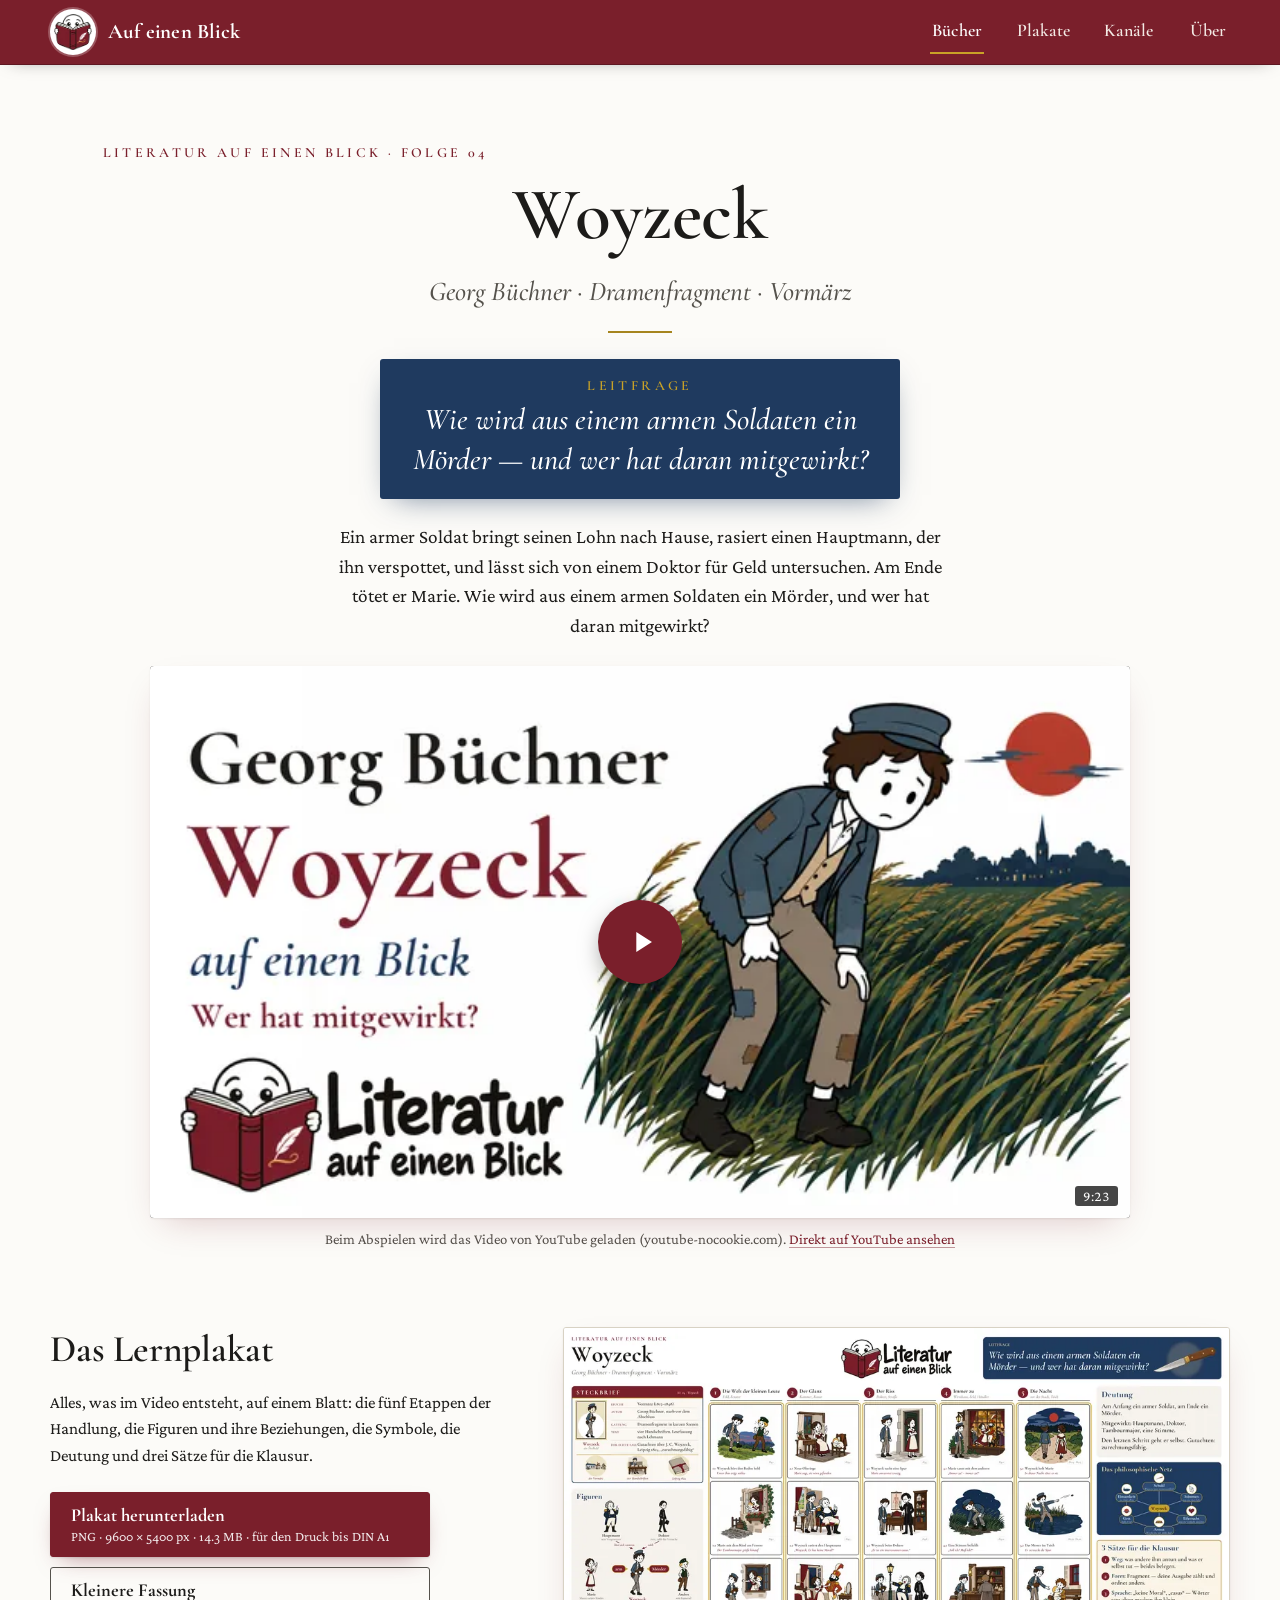
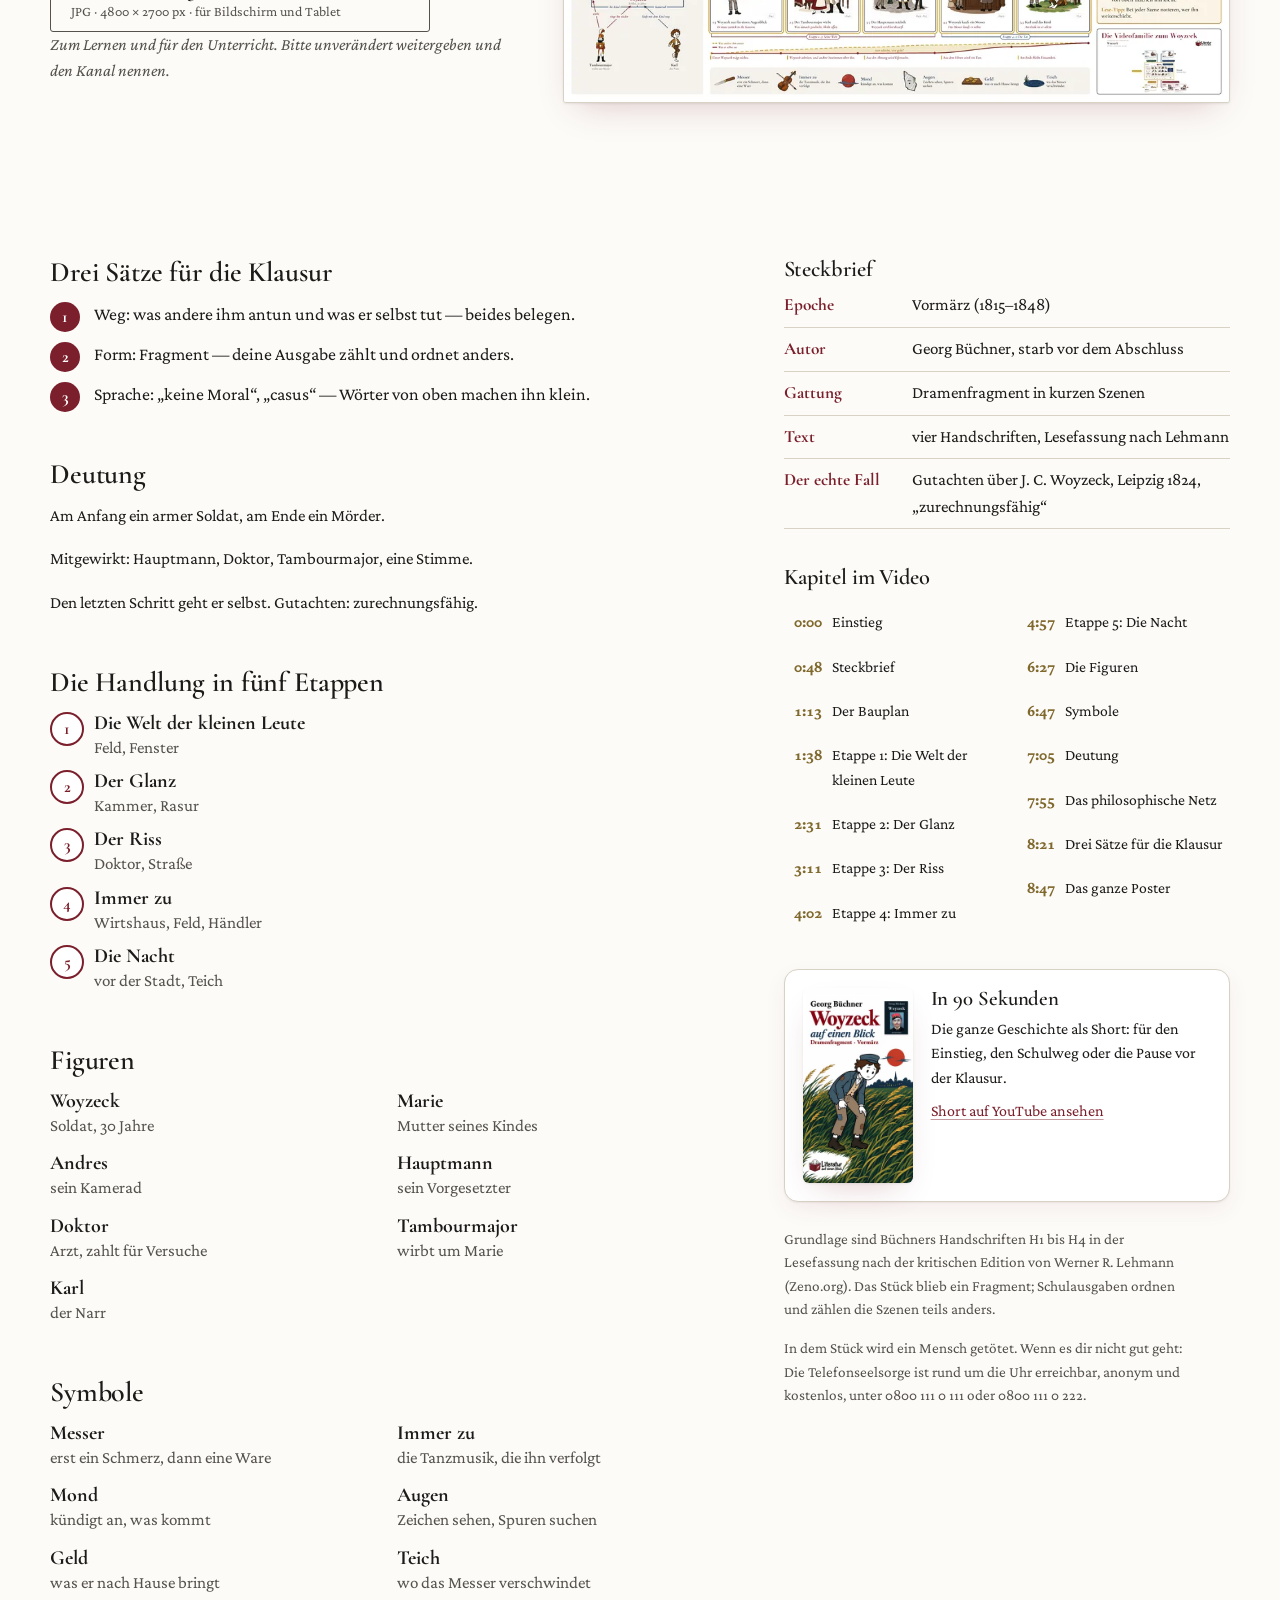
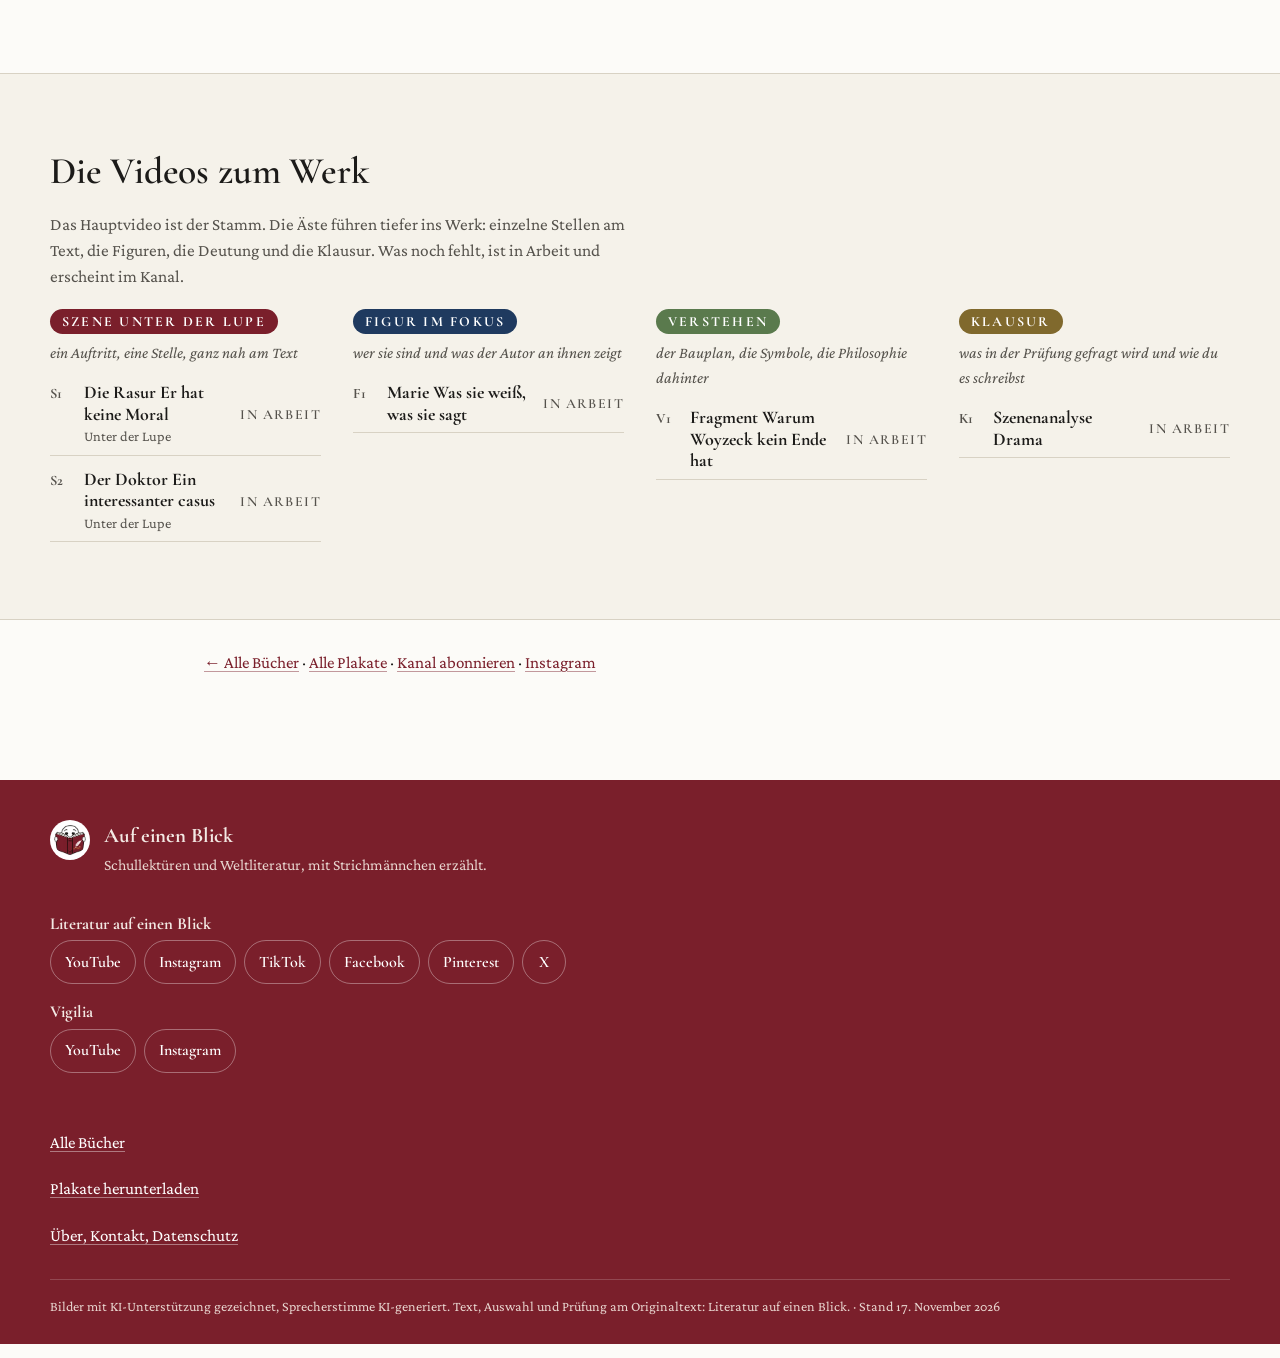
<file: literatur/woyzeck/index.html>
<!doctype html>
<html lang="de">
<head>
<meta charset="utf-8">
<meta name="viewport" content="width=device-width, initial-scale=1">
<title>Woyzeck auf einen Blick · Auf einen Blick</title>
<meta name="description" content="Woyzeck (Georg Büchner) in zehn Minuten: Zusammenfassung als Video, Lernplakat zum Herunterladen, Figuren, Deutung und drei Sätze für die Klausur.">
<meta name="color-scheme" content="light">
<meta name="theme-color" content="#7A1F2B">
<meta name="google-site-verification" content="dYZ2hgxdLOQ-NdaXoD5eYEGdxpUDi4HKj_KnLI_vL98">
<meta name="p:domain_verify" content="3f7eaf046e3f26bb8e0d4d03ab0df8d9">
<link rel="canonical" href="https://aufeinenblick-kanal.de/literatur/woyzeck/">
<meta property="og:url" content="https://aufeinenblick-kanal.de/literatur/woyzeck/">
<meta property="og:type" content="website">
<meta property="og:site_name" content="Auf einen Blick">
<meta property="og:title" content="Woyzeck auf einen Blick · Auf einen Blick">
<meta property="og:description" content="Woyzeck (Georg Büchner) in zehn Minuten: Zusammenfassung als Video, Lernplakat zum Herunterladen, Figuren, Deutung und drei Sätze für die Klausur.">
<meta property="og:image" content="https://aufeinenblick-kanal.de/medien/woyzeck/thumbnail.jpg">
<meta property="og:image:width" content="1280">
<meta property="og:image:height" content="720">
<meta property="og:image:alt" content="Vorschaubild „Woyzeck auf einen Blick“">
<meta property="og:locale" content="de_DE">
<meta name="twitter:card" content="summary_large_image">
<link rel="icon" type="image/png" sizes="32x32" href="../../medien/favicon-32.png">
<link rel="icon" type="image/png" sizes="192x192" href="../../medien/favicon-192.png">
<link rel="apple-touch-icon" href="../../medien/apple-touch-icon.png">
<link rel="preload" href="../../schriften/CormorantGaramond-600.woff" as="font" type="font/woff" crossorigin>
<link rel="preload" href="../../schriften/CrimsonPro-Regular.woff" as="font" type="font/woff" crossorigin>
<link rel="stylesheet" href="../../stil.css?v=e8e331c3">
<script type="application/ld+json">{"@context":"https://schema.org","@graph":[{"@type":"VideoObject","@id":"https://aufeinenblick-kanal.de/literatur/woyzeck/#video","name":"Woyzeck – Zusammenfassung auf einen Blick | Büchner fürs Abitur","description":"Ein armer Soldat bringt seinen Lohn nach Hause, rasiert einen Hauptmann, der ihn verspottet, und lässt sich von einem Doktor für Geld untersuchen. Am Ende tötet er Marie. Wie wird aus einem armen Soldaten ein Mörder, und wer hat daran mitgewirkt?","thumbnailUrl":["https://aufeinenblick-kanal.de/medien/woyzeck/thumbnail.jpg"],"uploadDate":"2026-11-10","embedUrl":"https://www.youtube-nocookie.com/embed/ZJgZdx2D5aY","inLanguage":"de","publisher":{"@id":"https://aufeinenblick-kanal.de/#organisation"},"about":{"@id":"https://aufeinenblick-kanal.de/literatur/woyzeck/#werk"},"isFamilyFriendly":true,"duration":"PT9M23S","hasPart":[{"@type":"Clip","name":"Einstieg","startOffset":0,"endOffset":48,"url":"https://www.youtube.com/watch?v=ZJgZdx2D5aY&t=0s"},{"@type":"Clip","name":"Steckbrief","startOffset":48,"endOffset":73,"url":"https://www.youtube.com/watch?v=ZJgZdx2D5aY&t=48s"},{"@type":"Clip","name":"Der Bauplan","startOffset":73,"endOffset":98,"url":"https://www.youtube.com/watch?v=ZJgZdx2D5aY&t=73s"},{"@type":"Clip","name":"Etappe 1: Die Welt der kleinen Leute","startOffset":98,"endOffset":151,"url":"https://www.youtube.com/watch?v=ZJgZdx2D5aY&t=98s"},{"@type":"Clip","name":"Etappe 2: Der Glanz","startOffset":151,"endOffset":191,"url":"https://www.youtube.com/watch?v=ZJgZdx2D5aY&t=151s"},{"@type":"Clip","name":"Etappe 3: Der Riss","startOffset":191,"endOffset":242,"url":"https://www.youtube.com/watch?v=ZJgZdx2D5aY&t=191s"},{"@type":"Clip","name":"Etappe 4: Immer zu","startOffset":242,"endOffset":297,"url":"https://www.youtube.com/watch?v=ZJgZdx2D5aY&t=242s"},{"@type":"Clip","name":"Etappe 5: Die Nacht","startOffset":297,"endOffset":387,"url":"https://www.youtube.com/watch?v=ZJgZdx2D5aY&t=297s"},{"@type":"Clip","name":"Die Figuren","startOffset":387,"endOffset":407,"url":"https://www.youtube.com/watch?v=ZJgZdx2D5aY&t=387s"},{"@type":"Clip","name":"Symbole","startOffset":407,"endOffset":425,"url":"https://www.youtube.com/watch?v=ZJgZdx2D5aY&t=407s"},{"@type":"Clip","name":"Deutung","startOffset":425,"endOffset":475,"url":"https://www.youtube.com/watch?v=ZJgZdx2D5aY&t=425s"},{"@type":"Clip","name":"Das philosophische Netz","startOffset":475,"endOffset":501,"url":"https://www.youtube.com/watch?v=ZJgZdx2D5aY&t=475s"},{"@type":"Clip","name":"Drei Sätze für die Klausur","startOffset":501,"endOffset":527,"url":"https://www.youtube.com/watch?v=ZJgZdx2D5aY&t=501s"},{"@type":"Clip","name":"Das ganze Poster","startOffset":527,"endOffset":563,"url":"https://www.youtube.com/watch?v=ZJgZdx2D5aY&t=527s"}]},{"@type":"Book","@id":"https://aufeinenblick-kanal.de/literatur/woyzeck/#werk","name":"Woyzeck","author":{"@type":"Person","name":"Georg Büchner"}},{"@type":"ImageObject","@id":"https://aufeinenblick-kanal.de/literatur/woyzeck/#plakat","name":"Lernplakat „Woyzeck auf einen Blick“","contentUrl":"https://aufeinenblick-kanal.de/medien/woyzeck/plakat.png","thumbnailUrl":"https://aufeinenblick-kanal.de/medien/woyzeck/plakat-vorschau.jpg","width":9600,"height":5400,"encodingFormat":"image/png","creator":{"@id":"https://aufeinenblick-kanal.de/#organisation"},"creditText":"Literatur auf einen Blick","about":{"@id":"https://aufeinenblick-kanal.de/literatur/woyzeck/#werk"}},{"@type":"BreadcrumbList","itemListElement":[{"@type":"ListItem","position":1,"name":"Start","item":"https://aufeinenblick-kanal.de/"},{"@type":"ListItem","position":2,"name":"Bücher","item":"https://aufeinenblick-kanal.de/literatur/"},{"@type":"ListItem","position":3,"name":"Woyzeck","item":"https://aufeinenblick-kanal.de/literatur/woyzeck/"}]}]}</script>
</head>
<body>
<a class="sprung" href="#inhalt">Zum Inhalt</a>
<header class="kopf">
  <div class="rahmen kopf-innen">
    <a class="marke" href="../../" aria-label="Auf einen Blick – Startseite">
      <picture><source type="image/webp" srcset="../../medien/gucker-92.webp"><img src="../../medien/gucker-92.png" alt="" width="46" height="46"></picture>
      <span>Auf einen Blick</span>
    </a>
    <nav class="nav" aria-label="Hauptnavigation"><a href="../../literatur/" aria-current="page">Bücher</a><a href="../../plakate/">Plakate</a><a href="../../#kanaele">Kanäle</a><a href="../../ueber/">Über</a></nav>
  </div>
</header>
<main id="inhalt">

<article class="werk">
<section class="rahmen">
  <div class="titelkopf"><p class="kicker">Literatur auf einen Blick · Folge 04</p><h1>Woyzeck</h1><p class="unterzeile">Georg Büchner · Dramenfragment · Vormärz</p><span class="goldlinie" aria-hidden="true"></span></div>
  <p class="leitfrage"><span>Leitfrage</span>Wie wird aus einem armen Soldaten ein Mörder — und wer hat daran mitgewirkt?</p>
  <p class="kurz">Ein armer Soldat bringt seinen Lohn nach Hause, rasiert einen Hauptmann, der ihn verspottet, und lässt sich von einem Doktor für Geld untersuchen. Am Ende tötet er Marie. Wie wird aus einem armen Soldaten ein Mörder, und wer hat daran mitgewirkt?</p>
  <figure class="video video-gross" data-video="ZJgZdx2D5aY">
  <button class="video-knopf" type="button" aria-label="Video „Woyzeck“ abspielen">
    <picture><source type="image/webp" srcset="../../medien/woyzeck/thumbnail-640.webp 640w, ../../medien/woyzeck/thumbnail-960.webp 960w, ../../medien/woyzeck/thumbnail-1280.webp 1280w" sizes="(max-width: 1020px) calc(100vw - 32px), 980px"><img src="../../medien/woyzeck/thumbnail.jpg" alt="Vorschaubild zum Video „Woyzeck auf einen Blick“" width="1280" height="720" fetchpriority="high"></picture>
    <span class="play" aria-hidden="true"><svg viewBox="0 0 24 24" width="30" height="30"><path d="M8 5v14l11-7z" fill="currentColor"/></svg></span>
    <span class="dauer">9:23</span>
  </button>
  <figcaption>Beim Abspielen wird das Video von YouTube geladen (youtube-nocookie.com). <a href="https://www.youtube.com/watch?v=ZJgZdx2D5aY" rel="noopener">Direkt auf YouTube ansehen</a></figcaption>
</figure>
</section>

<section class="abschnitt rahmen plakat" aria-labelledby="plakat-h">
  <div class="plakat-text">
    <h2 id="plakat-h">Das Lernplakat</h2>
    <p>Alles, was im Video entsteht, auf einem Blatt: die fünf Etappen der Handlung, die Figuren und ihre Beziehungen, die Symbole, die Deutung und drei Sätze für die Klausur.</p>
    <p class="knoepfe">
      <a class="knopf" href="../../medien/woyzeck/plakat.png" download="Woyzeck auf einen Blick – Plakat.png">Plakat herunterladen <small>PNG · 9600 × 5400 px · 14.3 MB · für den Druck bis DIN A1</small></a>
      <a class="knopf zweit" href="../../medien/woyzeck/plakat-bildschirm.jpg" download="Woyzeck auf einen Blick – Plakat.jpg">Kleinere Fassung <small>JPG · 4800 × 2700 px · für Bildschirm und Tablet</small></a>
    </p>
    <p class="randnotiz">Zum Lernen und für den Unterricht. Bitte unverändert weitergeben und den Kanal nennen.</p>
  </div>
  <a class="plakat-bild" href="../../medien/woyzeck/plakat-bildschirm.jpg"><picture><source type="image/webp" srcset="../../medien/woyzeck/plakat-960.webp 960w, ../../medien/woyzeck/plakat-1400.webp 1400w, ../../medien/woyzeck/plakat-2000.webp 2000w" sizes="(max-width: 900px) calc(100vw - 32px), 680px"><img src="../../medien/woyzeck/plakat-vorschau.jpg" alt="Lernplakat „Woyzeck auf einen Blick“" width="2000" height="1125" loading="lazy" decoding="async"></picture></a>
</section>
<section class="abschnitt rahmen inhalt" aria-labelledby="inhalt-h">
  <div class="spalte-haupt">
    <h2><span id="inhalt-h">Drei Sätze für die Klausur</span></h2><ol class="klausur"><li>Weg: was andere ihm antun und was er selbst tut — beides belegen.</li><li>Form: Fragment — deine Ausgabe zählt und ordnet anders.</li><li>Sprache: „keine Moral“, „casus“ — Wörter von oben machen ihn klein.</li></ol>
    <h2>Deutung</h2><p>Am Anfang ein armer Soldat, am Ende ein Mörder.</p><p>Mitgewirkt: Hauptmann, Doktor, Tambourmajor, eine Stimme.</p><p>Den letzten Schritt geht er selbst. Gutachten: zurechnungsfähig.</p>
    <h2>Die Handlung in fünf Etappen</h2><ol class="etappen"><li><strong>Die Welt der kleinen Leute</strong> <span>Feld, Fenster</span></li><li><strong>Der Glanz</strong> <span>Kammer, Rasur</span></li><li><strong>Der Riss</strong> <span>Doktor, Straße</span></li><li><strong>Immer zu</strong> <span>Wirtshaus, Feld, Händler</span></li><li><strong>Die Nacht</strong> <span>vor der Stadt, Teich</span></li></ol>
    <h2>Figuren</h2><ul class="paare"><li><strong>Woyzeck</strong> <span>Soldat, 30 Jahre</span></li><li><strong>Marie</strong> <span>Mutter seines Kindes</span></li><li><strong>Andres</strong> <span>sein Kamerad</span></li><li><strong>Hauptmann</strong> <span>sein Vorgesetzter</span></li><li><strong>Doktor</strong> <span>Arzt, zahlt für Versuche</span></li><li><strong>Tambourmajor</strong> <span>wirbt um Marie</span></li><li><strong>Karl</strong> <span>der Narr</span></li></ul>
    <h2>Symbole</h2><ul class="paare"><li><strong>Messer</strong> <span>erst ein Schmerz, dann eine Ware</span></li><li><strong>Immer zu</strong> <span>die Tanzmusik, die ihn verfolgt</span></li><li><strong>Mond</strong> <span>kündigt an, was kommt</span></li><li><strong>Augen</strong> <span>Zeichen sehen, Spuren suchen</span></li><li><strong>Geld</strong> <span>was er nach Hause bringt</span></li><li><strong>Teich</strong> <span>wo das Messer verschwindet</span></li></ul>
  </div>
  <div class="spalte-rand">
    <h2>Steckbrief</h2><dl class="steckbrief"><div><dt>Epoche</dt><dd>Vormärz (1815–1848)</dd></div><div><dt>Autor</dt><dd>Georg Büchner, starb vor dem Abschluss</dd></div><div><dt>Gattung</dt><dd>Dramenfragment in kurzen Szenen</dd></div><div><dt>Text</dt><dd>vier Handschriften, Lesefassung nach Lehmann</dd></div><div><dt>Der echte Fall</dt><dd>Gutachten über J. C. Woyzeck, Leipzig 1824, „zurechnungsfähig“</dd></div></dl>
    <h2>Kapitel im Video</h2><ol class="kapitel"><li><a href="https://www.youtube.com/watch?v=ZJgZdx2D5aY&amp;t=0s" rel="noopener"><span class="zeit">0:00</span> Einstieg</a></li><li><a href="https://www.youtube.com/watch?v=ZJgZdx2D5aY&amp;t=48s" rel="noopener"><span class="zeit">0:48</span> Steckbrief</a></li><li><a href="https://www.youtube.com/watch?v=ZJgZdx2D5aY&amp;t=73s" rel="noopener"><span class="zeit">1:13</span> Der Bauplan</a></li><li><a href="https://www.youtube.com/watch?v=ZJgZdx2D5aY&amp;t=98s" rel="noopener"><span class="zeit">1:38</span> Etappe 1: Die Welt der kleinen Leute</a></li><li><a href="https://www.youtube.com/watch?v=ZJgZdx2D5aY&amp;t=151s" rel="noopener"><span class="zeit">2:31</span> Etappe 2: Der Glanz</a></li><li><a href="https://www.youtube.com/watch?v=ZJgZdx2D5aY&amp;t=191s" rel="noopener"><span class="zeit">3:11</span> Etappe 3: Der Riss</a></li><li><a href="https://www.youtube.com/watch?v=ZJgZdx2D5aY&amp;t=242s" rel="noopener"><span class="zeit">4:02</span> Etappe 4: Immer zu</a></li><li><a href="https://www.youtube.com/watch?v=ZJgZdx2D5aY&amp;t=297s" rel="noopener"><span class="zeit">4:57</span> Etappe 5: Die Nacht</a></li><li><a href="https://www.youtube.com/watch?v=ZJgZdx2D5aY&amp;t=387s" rel="noopener"><span class="zeit">6:27</span> Die Figuren</a></li><li><a href="https://www.youtube.com/watch?v=ZJgZdx2D5aY&amp;t=407s" rel="noopener"><span class="zeit">6:47</span> Symbole</a></li><li><a href="https://www.youtube.com/watch?v=ZJgZdx2D5aY&amp;t=425s" rel="noopener"><span class="zeit">7:05</span> Deutung</a></li><li><a href="https://www.youtube.com/watch?v=ZJgZdx2D5aY&amp;t=475s" rel="noopener"><span class="zeit">7:55</span> Das philosophische Netz</a></li><li><a href="https://www.youtube.com/watch?v=ZJgZdx2D5aY&amp;t=501s" rel="noopener"><span class="zeit">8:21</span> Drei Sätze für die Klausur</a></li><li><a href="https://www.youtube.com/watch?v=ZJgZdx2D5aY&amp;t=527s" rel="noopener"><span class="zeit">8:47</span> Das ganze Poster</a></li></ol>
    
<aside class="short" aria-labelledby="short-h">
  <a href="https://www.youtube.com/shorts/umGac6HsDnA" rel="noopener" class="short-bild" tabindex="-1" aria-hidden="true"><picture><source type="image/webp" srcset="../../medien/woyzeck/short-270.webp 270w, ../../medien/woyzeck/short-540.webp 540w" sizes="110px"><img src="../../medien/woyzeck/short.jpg" alt="" width="540" height="960" loading="lazy" decoding="async"></picture></a>
  <div>
    <h3 id="short-h">In 90 Sekunden</h3>
    <p>Die ganze Geschichte als Short: für den Einstieg, den Schulweg oder die Pause vor der Klausur.</p>
    <p><a href="https://www.youtube.com/shorts/umGac6HsDnA" rel="noopener">Short auf YouTube ansehen</a></p>
  </div>
</aside>
    <div class="hinweise"><p>Grundlage sind Büchners Handschriften H1 bis H4 in der Lesefassung nach der kritischen Edition von Werner R. Lehmann (Zeno.org). Das Stück blieb ein Fragment; Schulausgaben ordnen und zählen die Szenen teils anders.</p><p>In dem Stück wird ein Mensch getötet. Wenn es dir nicht gut geht: Die Telefonseelsorge ist rund um die Uhr erreichbar, anonym und kostenlos, unter 0800 111 0 111 oder 0800 111 0 222.</p></div>
  </div>
</section>

<section class="abschnitt abschnitt-ton" aria-labelledby="familie">
  <div class="rahmen">
    <h2 id="familie">Die Videos zum Werk</h2>
    <p class="vorspann klein">Das Hauptvideo ist der Stamm. Die Äste führen tiefer ins Werk: einzelne Stellen am Text, die Figuren, die Deutung und die Klausur. Was noch fehlt, ist in Arbeit und erscheint im Kanal.</p>
    
    
    <div class="aeste"><div class="ast ast-weinrot"><h3><span class="ast-marke">Szene unter der Lupe</span></h3><p class="ast-satz">ein Auftritt, eine Stelle, ganz nah am Text</p><ul><li><span class="ast-id">S1</span> <strong>Die Rasur Er hat keine Moral</strong> <span class="ast-serie">Unter der Lupe</span> <span class="bald">in Arbeit</span></li><li><span class="ast-id">S2</span> <strong>Der Doktor Ein interessanter casus</strong> <span class="ast-serie">Unter der Lupe</span> <span class="bald">in Arbeit</span></li></ul></div><div class="ast ast-navy"><h3><span class="ast-marke">Figur im Fokus</span></h3><p class="ast-satz">wer sie sind und was der Autor an ihnen zeigt</p><ul><li><span class="ast-id">F1</span> <strong>Marie Was sie weiß, was sie sagt</strong> <span class="bald">in Arbeit</span></li></ul></div><div class="ast ast-gruen"><h3><span class="ast-marke">Verstehen</span></h3><p class="ast-satz">der Bauplan, die Symbole, die Philosophie dahinter</p><ul><li><span class="ast-id">V1</span> <strong>Fragment Warum Woyzeck kein Ende hat</strong> <span class="bald">in Arbeit</span></li></ul></div><div class="ast ast-gold"><h3><span class="ast-marke">Klausur</span></h3><p class="ast-satz">was in der Prüfung gefragt wird und wie du es schreibst</p><ul><li><span class="ast-id">K1</span> <strong>Szenenanalyse Drama</strong> <span class="bald">in Arbeit</span></li></ul></div></div>
  </div>
</section>
<section class="rahmen weiter">
  <p><a href="../../literatur/">← Alle Bücher</a> · <a href="../../plakate/">Alle Plakate</a> · <a href="https://www.youtube.com/@literaturaufeinenblick" rel="noopener">Kanal abonnieren</a> · <a href="https://www.instagram.com/literaturaufeinenblick/" rel="noopener">Instagram</a></p>
</section>
</article>

</main>
<footer class="fuss">
  <div class="rahmen fuss-innen">
    <div class="fuss-marke">
      <picture><source type="image/webp" srcset="../../medien/gucker-92.webp"><img src="../../medien/gucker-92.png" alt="" width="40" height="40" loading="lazy" decoding="async"></picture>
      <div><strong>Auf einen Blick</strong><br><span>Schullektüren und Weltliteratur, mit Strichmännchen erzählt.</span></div>
    </div>
    <div class="fuss-sozial">
      <p class="fuss-titel">Literatur auf einen Blick</p><p class="sozial hell"><a href="https://www.youtube.com/@literaturaufeinenblick" rel="noopener">YouTube</a><a href="https://www.instagram.com/literaturaufeinenblick/" rel="noopener">Instagram</a><a href="https://www.tiktok.com/@literaturaufeinenblick" rel="noopener">TikTok</a><a href="https://www.facebook.com/profile.php?id=61595866234250" rel="noopener">Facebook</a><a href="https://de.pinterest.com/literaturaufeinenblick/" rel="noopener">Pinterest</a><a href="https://x.com/LitAufEinBlick" rel="noopener">X</a></p>
      <p class="fuss-titel">Vigilia</p><p class="sozial hell"><a href="https://www.youtube.com/@vigiliastudy" rel="noopener">YouTube</a><a href="https://www.instagram.com/vigilia_ambience/" rel="noopener">Instagram</a></p>
    </div>
    <ul class="fuss-links">
      <li><a href="../../literatur/">Alle Bücher</a></li>
      <li><a href="../../plakate/">Plakate herunterladen</a></li>
      <li><a href="../../ueber/">Über, Kontakt, Datenschutz</a></li>
    </ul>
  </div>
  <p class="rahmen fuss-zeile">Bilder mit KI-Unterstützung gezeichnet, Sprecherstimme KI-generiert. Text, Auswahl und Prüfung am Originaltext: Literatur auf einen Blick. · Stand 17. November 2026</p>
</footer>
<script src="../../seite.js?v=51c5c749" defer></script>
</body>
</html>
</file>
<file: stil.css>
/* Auf einen Blick — Stylesheet
   Farbtoken „Regnum“ (00 Designsystem C+L §2) + Markenfarben der Kanalfamilie.
   Handwerk: Kicker in gesperrten Versalien über dem Titel, EINE kurze Goldlinie je Seite,
   keine Vollrahmen, Weißbühne wie auf den Plakaten. Hell, bewusst ohne Dunkelmodus. */

@font-face{font-family:"Cormorant";src:url("schriften/CormorantGaramond-500.woff") format("woff");font-weight:500;font-style:normal;font-display:swap}
@font-face{font-family:"Cormorant";src:url("schriften/CormorantGaramond-600.woff") format("woff");font-weight:600;font-style:normal;font-display:swap}
@font-face{font-family:"Cormorant";src:url("schriften/CormorantGaramond-700.woff") format("woff");font-weight:700;font-style:normal;font-display:swap}
@font-face{font-family:"Cormorant";src:url("schriften/CormorantGaramond-Italic-500.woff") format("woff");font-weight:500;font-style:italic;font-display:swap}
@font-face{font-family:"Cormorant";src:url("schriften/CormorantGaramond-Italic-600.woff") format("woff");font-weight:600;font-style:italic;font-display:swap}
@font-face{font-family:"Crimson";src:url("schriften/CrimsonPro-Regular.woff") format("woff");font-weight:400;font-style:normal;font-display:swap}
@font-face{font-family:"Crimson";src:url("schriften/CrimsonPro-Italic.woff") format("woff");font-weight:400;font-style:italic;font-display:swap}
@font-face{font-family:"Crimson";src:url("schriften/CrimsonPro-Bold.woff") format("woff");font-weight:700;font-style:normal;font-display:swap}

:root{
  --weiss:#FCFBF8; --altweiss:#F5F2EA; --papier:#FFFFFF;
  --tinte:#1C1B19; --tinte2:#55524C; --linie:#D8D2C4; --silber:#8E887C;
  --weinrot:#7A1F2B; --blutrot:#8A1220; --gold:#A6851F; --gold-hell:#C9A227; --navy:#1F3A5F; --gruen:#5A7A4D;
  /* Gold als Schrift: #A6851F erreicht auf Weiß nur 3,4:1. #80692D ist der Ursprungston aus dem Designsystem (§2, „aufgehellt aus 80692D“) und hält 5,1:1. */
  --gold-schrift:#80692D;
  --fuss-text:#F3E9E4; --fuss-leise:#E8D5CF;
  --display:"Cormorant","Cormorant Garamond",Garamond,"Times New Roman",serif;
  --text:"Crimson","Crimson Pro",Georgia,"Times New Roman",serif;
  --rahmen:1180px; --schmal:760px; --rand:clamp(16px,4vw,40px);
  --schatten:0 1px 2px rgba(28,27,25,.08),0 14px 34px -14px rgba(122,31,43,.25);
  --uebergang:220ms cubic-bezier(.2,.8,.2,1);
  /* Karten wie in der Lektüre-App (Radius 14, Schatten mit Weinrot-Hauch) */
  --r:14px;
  --karte-schatten:0 1px 2px rgba(28,27,25,.06),0 8px 22px rgba(138,18,32,.06);
  --karte-schatten-hoch:0 2px 4px rgba(28,27,25,.07),0 14px 30px rgba(138,18,32,.11);
}
*{box-sizing:border-box}
html{color-scheme:light;scroll-behavior:smooth;-webkit-text-size-adjust:100%}
[id]{scroll-margin-top:80px} /* Sprungziele nicht unter dem klebenden Kopf */
body{margin:0;background:var(--weiss);color:var(--tinte);font:400 1.0625rem/1.55 var(--text);font-feature-settings:"kern","liga","onum";}
img{max-width:100%;height:auto;display:block}
picture{display:block}
a{color:var(--weinrot);text-decoration:underline;text-decoration-thickness:1px;text-underline-offset:3px;text-decoration-color:color-mix(in srgb,var(--weinrot) 45%,transparent);transition:color var(--uebergang),text-decoration-color var(--uebergang)}
a:hover{color:var(--blutrot);text-decoration-color:var(--gold)}
::selection{background:color-mix(in srgb,var(--gold) 35%,white);color:var(--tinte)}
:focus-visible{outline:2px solid var(--gold);outline-offset:3px;border-radius:2px}
.sprung{position:absolute;left:-999px;top:8px;background:var(--weinrot);color:#fff;padding:8px 12px;z-index:50}
.sprung:focus{left:8px}

h1,h2,h3{font-family:var(--display);font-weight:600;line-height:1.08;margin:0;color:var(--tinte);text-wrap:balance;letter-spacing:-.005em}
h1{font-size:clamp(2.5rem,1.6rem + 4vw,4.6rem);font-weight:600}
h2{font-size:clamp(1.7rem,1.3rem + 1.4vw,2.35rem);margin:0 0 .55em}
h3{font-size:1.45rem}
p{margin:0 0 1em;max-width:70ch}
strong{font-weight:700}
small{font-size:.85em}

.rahmen{width:min(100% - 2*var(--rand),var(--rahmen));margin-inline:auto}
.rahmen.schmal,.schmal{width:min(100% - 2*var(--rand),var(--schmal))}
.abschnitt{padding:clamp(40px,6vw,84px) 0}
.abschnitt-ton{background:var(--altweiss);border-top:1px solid var(--linie);border-bottom:1px solid var(--linie)}
.abschnitt-ton + .abschnitt-ton{border-top:0}
.abschnitt-kopf{display:flex;align-items:baseline;justify-content:space-between;gap:20px;flex-wrap:wrap}
.abschnitt-kopf h2{margin-bottom:.3em}
.mehr{display:inline-flex;align-items:center;min-height:44px;font-family:var(--display);font-size:1.15rem;font-weight:600;white-space:nowrap}

/* Kicker, Goldlinie, Titelkopf — Handwerk des Designsystems */
.kicker{font-family:var(--display);font-weight:600;font-size:.875rem;letter-spacing:.24em;text-transform:uppercase;color:var(--weinrot);margin:0 0 .75rem}
.goldlinie{display:block;width:64px;height:2px;background:var(--gold);margin:1.1rem auto 1.4rem}
.goldlinie.links{margin-left:0}
.titelkopf{text-align:center;padding:clamp(40px,6vw,80px) 0 clamp(12px,2vw,24px)}
.titelkopf h1{max-width:18ch;margin-inline:auto}
.unterzeile{font-family:var(--display);font-style:italic;font-weight:500;font-size:clamp(1.25rem,1rem + 1vw,1.7rem);color:var(--tinte2);margin:.6em auto 0;max-width:40ch}
.vorspann{font-size:1.22rem;line-height:1.5;max-width:60ch}
.vorspann.klein{font-size:1.08rem;color:var(--tinte2)}
.randnotiz{font-style:italic;color:var(--tinte2);max-width:60ch}

/* Kopf */
/* Weinrotes Band wie die Lektüre-App; mit dem weinroten Fuß zusammen die „Banderole“ (Designsystem: rote Streifen oben und unten) */
.kopf{position:sticky;top:0;z-index:20;background:var(--weinrot);color:var(--fuss-text);border-bottom:1px solid #5E1721;box-shadow:0 6px 18px -12px rgba(28,27,25,.55)}
.kopf :focus-visible{outline-color:var(--gold-hell)}
.kopf-innen{display:flex;align-items:center;justify-content:space-between;gap:16px;min-height:64px}
.marke{flex:0 0 auto;min-width:46px;min-height:44px;display:flex;align-items:center;gap:12px;text-decoration:none;color:#fff;font-family:var(--display);font-weight:700;font-size:1.3rem;letter-spacing:.01em}
.marke img{width:46px;height:46px;object-fit:contain;background:#fff;border-radius:50%;padding:4px;box-shadow:0 0 0 2px rgba(255,255,255,.25)}
.marke:hover{color:#fff}
.nav{display:flex;gap:clamp(14px,2.4vw,32px)}
.nav a{display:inline-flex;align-items:center;justify-content:center;min-height:44px;min-width:44px;text-decoration:none;color:var(--fuss-text);font-family:var(--display);font-weight:600;font-size:1.12rem;padding:0 2px;border-bottom:2px solid transparent;transition:color var(--uebergang),border-color var(--uebergang)}
.nav a:hover{color:#fff;border-color:var(--gold-hell)}
.nav a[aria-current="page"]{color:#fff;border-color:var(--gold-hell)}

/* Held (Startseite) */
/* Wie das Kanalbanner: weiße Bühne, Schriftzug G-10 mittig, darunter die gesperrte Leiste in Weinrot,
   links vier, rechts drei Dorian-Figuren auf gemeinsamer Fußlinie. Darunter Claim und Knöpfe, mittig. */
.held{background:var(--papier);border-bottom:1px solid var(--linie)}
.held-buehne{width:min(100% - 2*var(--rand),1320px);margin-inline:auto;display:grid;grid-template-columns:minmax(0,1fr) auto minmax(0,1fr);align-items:end;gap:clamp(16px,3vw,48px);padding:clamp(28px,4.5vw,60px) 0 clamp(24px,3.6vw,48px)}
.held-buehne picture{display:block}
.held-marke{text-align:center;padding-bottom:4px}
.held-logo{width:min(42vw,540px);height:auto;margin-inline:auto}
.held-leiste{font-family:var(--display);font-weight:600;font-size:clamp(.875rem,.7rem + .45vw,1.08rem);letter-spacing:.26em;text-transform:uppercase;color:var(--weinrot);margin:clamp(10px,1.4vw,18px) auto 0;max-width:none;white-space:nowrap}
.held-leiste i{font-style:normal;margin:0 .35em;letter-spacing:0}
.held-leiste span{white-space:nowrap}
.held-figuren{height:clamp(120px,15.5vw,212px);width:auto;max-width:100%;object-fit:contain}
.held-buehne > picture:first-child .held-figuren{margin-left:auto}
.held-buehne > picture:last-child .held-figuren{margin-right:auto}
.held-text{text-align:center;padding:clamp(36px,5vw,64px) 0 clamp(8px,2vw,24px)}
.held-text h1{font-size:clamp(2.3rem,1.6rem + 2.8vw,3.9rem);max-width:none}
.held-text h1 span{white-space:nowrap}
.held-text .vorspann{margin:0 auto;max-width:58ch}
.held-text .knoepfe{justify-content:center}
.knoepfe{display:flex;gap:12px;flex-wrap:wrap;margin:1.4rem 0 0}
.knopf{display:inline-flex;flex-direction:column;align-items:flex-start;gap:2px;background:var(--weinrot);color:#fff;text-decoration:none;font-family:var(--display);font-weight:700;font-size:1.15rem;line-height:1.15;padding:12px 20px;border:1px solid var(--weinrot);border-radius:3px;min-height:48px;justify-content:center;box-shadow:0 1px 2px rgba(28,27,25,.1),0 10px 24px -12px rgba(122,31,43,.6);transition:transform var(--uebergang),box-shadow var(--uebergang),background var(--uebergang)}
.knopf:hover{background:var(--blutrot);color:#fff;transform:translateY(-1px);box-shadow:0 2px 4px rgba(28,27,25,.1),0 14px 28px -12px rgba(122,31,43,.7)}
.knopf small{font-family:var(--text);font-weight:400;font-size:.875rem;opacity:.9;letter-spacing:0}
.knopf.zweit{background:transparent;color:var(--tinte);border-color:var(--tinte2);box-shadow:none}
.knopf.zweit:hover{background:var(--papier);border-color:var(--tinte);color:var(--tinte)}
.knopf.zweit small{color:var(--tinte2);opacity:1}

/* Werk-Liste (Karten als Zeitungsspalten, nicht als gleichförmige Kacheln) */
.werk-liste{list-style:none;margin:16px 0 0;padding:0;display:grid;grid-template-columns:repeat(auto-fit,minmax(min(300px,100%),1fr));gap:clamp(20px,3vw,40px) clamp(20px,3vw,36px)}
.werk-liste.gross{grid-template-columns:1fr;gap:clamp(18px,2.4vw,28px)}
/* Karten wie in der Lektüre-App: weiße Karte, Haarlinie, weicher weinroter Schatten, Bild bündig oben */
.werk-karte{display:flex;flex-direction:column;gap:0;background:var(--papier);border:1px solid var(--linie);border-radius:var(--r);box-shadow:var(--karte-schatten);overflow:hidden;transition:box-shadow var(--uebergang),transform var(--uebergang)}
.werk-karte:hover{box-shadow:var(--karte-schatten-hoch);transform:translateY(-2px)}
.werk-text{padding:16px clamp(16px,2vw,22px) 4px}
.werk-liste.gross .werk-karte{flex-direction:row;align-items:center;gap:0}
.werk-liste.gross .werk-bild{flex:0 0 min(46%,480px);align-self:stretch}
.werk-liste.gross .werk-bild picture,.werk-liste.gross .werk-bild img{height:100%;object-fit:cover}
.werk-liste.gross .werk-text{padding:20px clamp(18px,3vw,36px)}
.werk-bild{display:block;overflow:hidden;background:var(--papier);border-bottom:1px solid var(--linie)}
.werk-liste.gross .werk-bild{border-bottom:0;border-right:1px solid var(--linie)}
.werk-bild img{transition:transform 600ms cubic-bezier(.2,.8,.2,1)}
.werk-bild:hover img{transform:scale(1.025)}
.werk-text :is(h2,h3){font-size:1.65rem;margin:.1em 0 .25em}
.werk-liste.gross .werk-text :is(h2,h3){font-size:2.1rem}
.werk-text :is(h2,h3) a{text-decoration:none;color:var(--tinte)}
.werk-text :is(h2,h3) a:hover{color:var(--weinrot)}
.werk-autor{font-family:var(--display);font-weight:600;font-size:.875rem;letter-spacing:.16em;text-transform:uppercase;color:var(--gold-schrift);margin:0}
.werk-frage{font-family:var(--display);font-style:italic;font-size:1.3rem;line-height:1.3;color:var(--navy);margin:0 0 .5em}
.werk-meta{font-size:.95rem;color:var(--tinte2);margin:0 0 .4em}
.werk-links{margin:0;font-size:1rem}
/* Textlinks in Karten: Polster vergrößert die Tippfläche auf 44 px, ohne die Zeile zu verschieben */
.werk-links a,.weiter a{padding-block:13px}

/* Schritte */
.schritte{counter-reset:s;list-style:none;margin:8px 0 1.2em;padding:0;display:grid;gap:18px}
.schritte li{position:relative;padding-left:60px;max-width:62ch}
.schritte li::before{counter-increment:s;content:counter(s);position:absolute;left:0;top:-4px;width:40px;height:40px;border-radius:50%;background:var(--weinrot);color:#fff;font-family:var(--display);font-weight:700;font-size:1.3rem;display:grid;place-items:center}
.schritte strong{font-family:var(--display);font-size:1.3rem;font-weight:700;display:block;margin-bottom:.1em}

/* Kanäle */
.kanal-liste{list-style:none;margin:10px 0 0;padding:0;display:grid;grid-template-columns:repeat(auto-fit,minmax(min(320px,100%),1fr));gap:28px 48px}
.kanal{display:flex;gap:18px;align-items:flex-start;padding:18px 0;border-top:1px solid var(--linie)}
.kanal > picture,.kanal .platzhalter{flex:0 0 88px}
.kanal > div{min-width:0}
.kanal img,.kanal .platzhalter{width:88px;height:88px;border-radius:50%;object-fit:cover;box-shadow:0 1px 2px rgba(28,27,25,.1),0 8px 18px -8px rgba(28,27,25,.3)}
.kanal .platzhalter{display:grid;place-items:center;background:var(--papier);border:1px dashed var(--silber);box-shadow:none}
/* Geplante Kanäle: das Zeichen des Dachs, ausgegraut — kein Ersatzsymbol, bis sie ein eigenes Logo haben */
.kanal .platzhalter img{width:52px;height:52px;border-radius:0;box-shadow:none;object-fit:contain;filter:grayscale(1);opacity:.4}
.kanal h3{font-size:1.5rem;margin:0 0 .25em;display:flex;align-items:center;gap:10px;flex-wrap:wrap}
.kanal h3 a{display:inline-flex;align-items:center;min-height:44px;text-decoration:none;color:var(--tinte)}
.kanal h3 a:hover{color:var(--weinrot)}
.kanal p{margin:0 0 .4em;max-width:52ch}
.kanal.geplant p,.kanal.geplant h3{color:var(--tinte2)}
.status{font-family:var(--display);font-weight:600;font-size:.875rem;letter-spacing:.12em;text-transform:uppercase;color:var(--tinte2);border:1px solid var(--linie);border-radius:999px;padding:2px 9px;vertical-align:middle}
.status.laeuft{color:var(--gruen);border-color:color-mix(in srgb,var(--gruen) 45%,transparent)}
.kanal-links{font-size:1rem}
.sozial{display:flex;flex-wrap:wrap;gap:8px;margin:.3em 0 .6em}
.sozial a{display:inline-flex;align-items:center;justify-content:center;min-height:44px;min-width:44px;padding:0 14px;border:1px solid var(--linie);border-radius:999px;background:var(--papier);text-decoration:none;color:var(--tinte);font-family:var(--display);font-weight:600;font-size:1rem;transition:border-color var(--uebergang),color var(--uebergang),transform var(--uebergang)}
.sozial a:hover{border-color:var(--weinrot);color:var(--weinrot);transform:translateY(-1px)}
.sozial.hell a{background:transparent;border-color:rgba(255,255,255,.35);color:#fff}
.sozial.hell a:hover{border-color:var(--gold-hell);color:#fff}
.fuss-sozial{grid-column:span 2}
.fuss-titel{font-family:var(--display);font-weight:700;font-size:1.05rem;margin:0 0 .2em;color:var(--fuss-text)}
.fuss-sozial .sozial{margin:0 0 .9em}
.lesen .sozial{margin:.2em 0 1em}

/* Plakat-Teaser */
.plakat-teaser{display:grid;grid-template-columns:minmax(0,1fr) minmax(0,1.1fr);gap:clamp(24px,4vw,56px);align-items:center}
.plakat-stapel{position:relative;display:block;aspect-ratio:16/10;text-decoration:none}
.plakat-stapel > picture{position:absolute;width:78%;transition:transform 500ms cubic-bezier(.2,.8,.2,1)}
.plakat-stapel img{width:100%;border-radius:3px;box-shadow:var(--schatten);border:1px solid var(--linie);transition:transform 500ms cubic-bezier(.2,.8,.2,1)}
.plakat-stapel > :nth-child(1){right:0;top:0;z-index:3}
.plakat-stapel > :nth-child(2){left:6%;top:16%;z-index:2;transform:rotate(-3deg)}
.plakat-stapel > :nth-child(3){left:0;bottom:0;z-index:1;transform:rotate(2deg)}
.plakat-stapel:hover > :nth-child(1){transform:translateY(-6px)}

/* Werkseite */
.werk .titelkopf{padding-bottom:0}
.leitfrage{background:var(--navy);color:#fff;font-family:var(--display);font-style:italic;font-weight:500;font-size:clamp(1.35rem,1.1rem + 1.2vw,1.9rem);line-height:1.3;padding:18px 26px 20px;margin:1.6rem auto 1.4rem;max-width:40ch;text-align:center;border-radius:3px;box-shadow:0 10px 30px -14px rgba(31,58,95,.7)}
.leitfrage span{display:block;font-style:normal;font-weight:600;font-size:.875rem;letter-spacing:.24em;text-transform:uppercase;color:var(--gold-hell);margin-bottom:.4em}
.kurz{font-size:1.2rem;text-align:center;max-width:56ch;margin:0 auto 1.6rem;color:var(--tinte)}
.video{margin:0 auto;max-width:980px}
.video-knopf{position:relative;display:block;width:100%;padding:0;border:0;background:var(--tinte);cursor:pointer;border-radius:4px;overflow:hidden;box-shadow:var(--schatten);aspect-ratio:16/9}
.video-knopf picture{height:100%}
.video-knopf img{width:100%;height:100%;object-fit:cover;transition:transform 700ms cubic-bezier(.2,.8,.2,1),opacity var(--uebergang)}
.video-knopf:hover img{transform:scale(1.02);opacity:.92}
.video-knopf .play{position:absolute;left:50%;top:50%;width:84px;height:84px;margin:-42px 0 0 -42px;border-radius:50%;background:var(--weinrot);color:#fff;display:grid;place-items:center;box-shadow:0 8px 24px -6px rgba(0,0,0,.5);transition:transform var(--uebergang),background var(--uebergang)}
.video-knopf .play svg{margin-left:4px;width:34px;height:34px}
.video-knopf:hover .play{transform:scale(1.06);background:var(--blutrot)}
.video-knopf .dauer{position:absolute;right:12px;bottom:12px;background:rgba(0,0,0,.72);color:#fff;font-family:var(--text);font-size:.9rem;padding:2px 8px;border-radius:3px;font-variant-numeric:tabular-nums}
.video iframe{display:block;width:100%;aspect-ratio:16/9;border:0;border-radius:4px;box-shadow:var(--schatten);background:#000}
.video figcaption{font-size:.92rem;color:var(--tinte2);margin:10px 0 0;text-align:center}

.plakat{display:grid;grid-template-columns:minmax(0,.9fr) minmax(0,1.3fr);gap:clamp(24px,4vw,60px);align-items:center}
.plakat-text .knoepfe{flex-direction:column;align-items:stretch;gap:10px;max-width:380px}
.plakat-bild{display:block;border:1px solid var(--linie);border-radius:3px;box-shadow:var(--schatten);background:var(--papier);overflow:hidden}
.plakat-bild img{transition:transform 700ms cubic-bezier(.2,.8,.2,1)}
.plakat-bild:hover img{transform:scale(1.015)}

.inhalt{display:grid;grid-template-columns:minmax(0,1.5fr) minmax(0,1fr);gap:clamp(28px,5vw,80px);align-items:start}
.inhalt h2{font-size:1.75rem;margin:1.8em 0 .5em}
.inhalt h2:first-child{margin-top:0}
.klausur{counter-reset:k;list-style:none;margin:0 0 1em;padding:0;display:grid;gap:12px}
.klausur li{position:relative;padding-left:44px;font-size:1.12rem;max-width:60ch}
.klausur li::before{counter-increment:k;content:counter(k);position:absolute;left:0;top:1px;width:30px;height:30px;border-radius:50%;background:var(--weinrot);color:#fff;font-family:var(--display);font-weight:700;display:grid;place-items:center;font-size:1.05rem}
.tipp{background:var(--papier);border:1px solid var(--linie);border-radius:10px;padding:12px 16px;max-width:60ch}
.zitat{font-family:var(--display);font-style:italic;font-size:1.4rem;line-height:1.35;color:var(--weinrot);margin:1em 0 1.4em;padding-left:18px;border-left:1px solid var(--linie);max-width:40ch}
.etappen{counter-reset:et;list-style:none;margin:0;padding:0;display:grid;gap:8px}
.etappen li{position:relative;padding-left:44px}
.etappen li::before{counter-increment:et;content:counter(et);position:absolute;left:0;top:1px;width:30px;height:30px;border-radius:50%;border:2px solid var(--weinrot);color:var(--weinrot);font-family:var(--display);font-weight:700;display:grid;place-items:center;font-size:1.05rem;background:var(--papier)}
.etappen strong,.paare strong{font-family:var(--display);font-size:1.25rem;font-weight:700;display:block;line-height:1.2}
.etappen span,.paare span{color:var(--tinte2)}
.paare{list-style:none;margin:0;padding:0;display:grid;grid-template-columns:repeat(auto-fill,minmax(min(220px,100%),1fr));gap:12px 24px}
.steckbrief{margin:0 0 .5em;display:grid;gap:8px}
.steckbrief div{display:grid;grid-template-columns:118px 1fr;gap:10px;padding-bottom:8px;border-bottom:1px solid var(--linie)}
.steckbrief dt{font-family:var(--display);font-weight:700;color:var(--weinrot);font-size:1.08rem}
.steckbrief dd{margin:0}
.spalte-rand h2{font-size:1.4rem;margin:1.6em 0 .5em}
.spalte-rand h2:first-child{margin-top:0}
.kapitel{list-style:none;margin:0;padding:0;columns:2;column-gap:20px;font-size:.98rem}
.kapitel li{break-inside:avoid}
.kapitel a{text-decoration:none;color:var(--tinte);display:flex;gap:10px;padding:10px 0}
.kapitel a:hover{color:var(--weinrot)}
.zeit{font-variant-numeric:tabular-nums;color:var(--gold-schrift);font-weight:700;min-width:38px;text-align:right}
.short{display:flex;gap:18px;align-items:flex-start;margin-top:2em;padding:18px;background:var(--papier);border:1px solid var(--linie);border-radius:var(--r);box-shadow:var(--karte-schatten)}
.short-bild{flex:0 0 110px;border-radius:6px;overflow:hidden;box-shadow:var(--schatten)}
.short h3{font-size:1.3rem;margin:0 0 .3em}
.short p{margin:0 0 .5em;font-size:1rem}
.hinweise{margin-top:1.6em;font-size:.95rem;color:var(--tinte2)}
.hinweise p{max-width:46ch}

/* Videofamilie */
.familienplakat{border:1px solid var(--linie);border-radius:3px;box-shadow:var(--schatten);margin:10px 0 28px;background:var(--papier)}
.aeste{display:grid;grid-template-columns:repeat(auto-fit,minmax(min(250px,100%),1fr));gap:26px 32px}
.ast ul{list-style:none;margin:0;padding:0;display:grid;gap:6px}
.ast li{display:grid;grid-template-columns:26px minmax(0,1fr) auto;grid-template-areas:"id titel bald" "id serie bald";column-gap:8px;align-items:baseline;padding:7px 0;border-bottom:1px solid var(--linie)}
.ast li strong{grid-area:titel;font-family:var(--display);font-size:1.12rem;font-weight:700;line-height:1.2}
.ast-id{grid-area:id;font-family:var(--display);font-weight:700;color:var(--tinte2);font-size:.9rem}
.ast-serie{grid-area:serie;font-size:.9rem;color:var(--tinte2)}
.ast .bald{grid-area:bald;align-self:center;font-size:.875rem;letter-spacing:.1em;text-transform:uppercase;color:var(--tinte2);font-family:var(--display);font-weight:600;white-space:nowrap}
.ast-marke{display:inline-block;font-family:var(--display);font-weight:700;font-size:.875rem;letter-spacing:.16em;text-transform:uppercase;color:#fff;padding:5px 12px;border-radius:999px;background:var(--weinrot)}
.ast-navy .ast-marke{background:var(--navy)}
.ast-gruen .ast-marke{background:var(--gruen)}
.ast-gold .ast-marke{background:var(--gold-schrift)}
.ast h3{margin:0 0 .3em}
.ast-satz{font-style:italic;color:var(--tinte2);margin:0 0 .6em;font-size:1rem}

/* Zeitleiste (Bücher-Seite): Goldpfad und Kreise wie das Familienplakat. Quer als SVG erst ab 1200 px (die
   SVG-Schrift skaliert mit), darunter dieselbe Zeitleiste senkrecht als Liste — Schrift bleibt ≥ 14 px. */
.zeitleiste{margin:8px 0 clamp(20px,3vw,36px);padding:0 0 clamp(20px,3vw,32px);border-bottom:1px solid var(--linie)}
.zeitleiste h2{margin-bottom:.2em}
.zl-legende{color:var(--tinte2);font-size:1rem;margin:0 0 1rem}
.zeitleiste .zeitleiste-quer{display:none;width:100%;height:auto;overflow:visible}
@media (min-width:1200px){.zeitleiste:not(.nur-hoch) .zeitleiste-quer{display:block}.zeitleiste:not(.nur-hoch) .zeitleiste-hoch{display:none}}
.zeitleiste-hoch{max-width:560px}
.zl-lauf{margin-left:8px;padding-left:26px;border-left:3px solid var(--gold)}
.zl-lauf ul{list-style:none;margin:0;padding:0}
.zl-ep{font-family:var(--display);font-style:italic;font-weight:500;font-size:1.15rem;color:var(--gold-schrift);margin:0;padding:10px 0 2px}
.zl-lauf li{position:relative;padding:8px 0}
.zl-lauf li::before{content:"";position:absolute;left:-35px;top:50%;width:15px;height:15px;margin-top:-7.5px;border-radius:50%;background:var(--gold);box-shadow:0 0 0 3px var(--weiss)}
.zl-lauf li.zl-offen::before{left:-34px;width:13px;height:13px;margin-top:-6.5px;background:var(--weiss);border:1.5px dashed var(--tinte2)}
.zl-da a{display:flex;gap:14px;align-items:center;text-decoration:none;color:var(--tinte)}
.zl-da picture{flex:0 0 120px}
.zl-da a > span{min-width:0}
.zl-da img{border-radius:3px;border:1px solid var(--linie)}
.zl-da a:hover strong{color:var(--weinrot)}
.zl-lauf strong{display:block;font-family:var(--display);font-weight:700;font-size:1.2rem;line-height:1.15}
.zl-offen strong{font-style:italic;font-weight:600;color:var(--tinte2)}
.zl-m{display:block;color:var(--tinte2);font-size:1rem}
.zl-bruch{height:26px;margin-left:-2px}
.zl-bruch svg{display:block}
.zl-bruch path{stroke:var(--gold);stroke-width:2.5;fill:none;stroke-linecap:round}
.zl-pfad{stroke:var(--gold);stroke-width:3;stroke-linecap:round}
.zl-bruch{stroke:var(--gold);stroke-width:2;fill:none;stroke-linecap:round}
.zl-grenze{stroke:var(--linie);stroke-width:1}
.zl-knoten{fill:var(--gold);stroke:var(--weiss);stroke-width:3}
.zl-knoten-bald{fill:var(--weiss);stroke:var(--tinte2);stroke-width:1.5;stroke-dasharray:3 2.5}
.zl-rahmen{fill:none;stroke:var(--linie);stroke-width:1}
.zl-epoche{font-family:var(--display);font-style:italic;font-weight:500;font-size:18px;fill:var(--gold-schrift)}
.zl-titel{font-family:var(--display);font-weight:700;font-size:19px;fill:var(--tinte)}
.zl-titel-bald{font-family:var(--display);font-style:italic;font-weight:600;font-size:18px;fill:var(--tinte2)}
.zl-meta{font-family:var(--text);font-size:16px;fill:var(--tinte2)}
.zl-stand{font-family:var(--display);font-weight:600;font-size:15px;letter-spacing:.12em;text-transform:uppercase;fill:var(--tinte2)}
.zeitleiste a:hover .zl-titel,.zeitleiste a:focus-visible .zl-titel{fill:var(--weinrot)}
.zeitleiste a:hover .zl-rahmen,.zeitleiste a:focus-visible .zl-rahmen{stroke:var(--weinrot);stroke-width:2}
.zeitleiste a{text-decoration:none}
.zeitleiste a:focus{outline:none}

/* Erschienene Äste als Karten mit ihrem Thumbnail */
.erschienen-h{font-size:1.35rem;margin:6px 0 14px}
.ast-karten{list-style:none;margin:0 0 32px;padding:0;display:grid;grid-template-columns:repeat(auto-fill,minmax(min(240px,100%),1fr));gap:24px 28px}
.ast-karte{display:flex;flex-direction:column;gap:4px}
.ast-karte-bild{margin-bottom:6px}
.ast-karte p{margin:0}
.ast-karte-bild{display:block;overflow:hidden;border-radius:10px;border:1px solid var(--linie);box-shadow:var(--karte-schatten);background:var(--papier)}
.ast-karte-bild img{transition:transform 600ms cubic-bezier(.2,.8,.2,1)}
.ast-karte-bild:hover img{transform:scale(1.03)}
.ast-karte h4{font-family:var(--display);font-weight:700;font-size:1.3rem;line-height:1.15;margin:0}
.ast-karte h4 a{text-decoration:none;color:var(--tinte);display:inline-block;padding-block:10px;min-height:44px}
.ast-karte h4 a:hover{color:var(--weinrot)}
.ast-karte-meta{font-size:.95rem;color:var(--tinte2)}

/* Bücher-Seite */
.bald-liste{list-style:none;margin:0 0 1em;padding:0;display:grid;grid-template-columns:repeat(auto-fit,minmax(min(220px,100%),1fr));gap:10px 24px}
.bald-liste li{padding:10px 0;border-bottom:1px solid var(--linie)}
.bald-liste strong{font-family:var(--display);font-size:1.25rem;font-weight:700;display:block}
.bald-liste span{color:var(--tinte2)}

/* Plakate-Seite */
.plakat-liste{list-style:none;margin:16px 0 0;padding:0;display:grid;gap:clamp(36px,5vw,64px)}
.plakat-gross{display:block;border:1px solid var(--linie);border-radius:3px;box-shadow:var(--schatten);background:var(--papier);overflow:hidden}
.plakat-karte img{transition:transform 700ms cubic-bezier(.2,.8,.2,1)}
.plakat-gross:hover img{transform:scale(1.012)}
.plakat-karte > div{display:flex;flex-wrap:wrap;align-items:baseline;gap:6px 24px;padding:14px 0 0}
.plakat-karte h2{font-size:1.7rem;flex-basis:100%;margin:0}
.plakat-karte .werk-autor{flex-basis:100%}

/* Lesen-Seite */
.lesen h2{margin-top:2em}
.lesen h3{font-size:1.2rem;margin:1.2em 0 .3em}
.weiter{padding:30px 0 10px;text-align:center}

/* Fuß */
/* Kein goldener Vollstreifen über dem Fuß: je Seite gibt es genau eine Goldlinie, die unter dem Titel (Designsystem §3) */
.fuss{margin-top:clamp(40px,6vw,80px);background:var(--weinrot);color:var(--fuss-text)}
.fuss a{color:#fff;text-decoration-color:rgba(255,255,255,.4)}
.fuss a:hover{color:#fff;text-decoration-color:var(--gold-hell)}
.fuss-innen{display:grid;grid-template-columns:1.2fr 1.8fr;gap:32px;padding:40px 0 20px}
.fuss-marke{display:flex;gap:14px;align-items:flex-start}
.fuss-marke picture{flex:0 0 40px}
.fuss-marke img{width:40px;height:40px;background:#fff;border-radius:50%;padding:4px;object-fit:contain}
.fuss-marke strong{font-family:var(--display);font-size:1.3rem}
.fuss-marke span{color:var(--fuss-leise);font-size:.98rem}
.fuss-links{list-style:none;margin:0;padding:0;display:grid;gap:0}
.fuss-links a{display:inline-block;padding:10px 0}
.fuss-zeile{font-size:.88rem;color:var(--fuss-leise);padding:0 0 26px;max-width:none;border-top:1px solid rgba(255,255,255,.18);padding-top:16px}

/* Handy und Tablet */
@media (max-width:900px){
  .plakat,.plakat-teaser,.inhalt{grid-template-columns:1fr}
  .plakat-bild{order:-1}
  .fuss-innen{grid-template-columns:1fr;gap:20px}
  .fuss-sozial{grid-column:auto}
}
@media (max-width:640px){
  body{font-size:1rem}
  .kopf-innen{min-height:56px}
  .marke span{display:none}
  .nav a{font-size:1.02rem}
  .werk-liste.gross .werk-karte{flex-direction:column}
  .werk-liste.gross .werk-bild{flex-basis:auto}
  .kapitel{columns:1}
  .kicker{letter-spacing:.16em}
  .steckbrief div{grid-template-columns:1fr}
  .short{flex-direction:row}
  .knopf{min-height:48px;width:100%}
  .leitfrage{text-align:left;padding:14px 18px 16px}
  .kurz{text-align:left}
  .video figcaption{text-align:left}
}
/* Handy: wie das Banner auf dem Handy zuerst Schriftzug und Leiste, die beiden Figurengruppen darunter nebeneinander */
@media (max-width:900px){
  .held-buehne{grid-template-columns:minmax(0,1fr) minmax(0,1fr);grid-template-areas:"marke marke" "links rechts";row-gap:22px;column-gap:14px;padding-top:24px}
  .held-marke{grid-area:marke}
  .held-buehne > picture:first-child{grid-area:links}
  .held-buehne > picture:last-child{grid-area:rechts}
  .held-logo{width:min(100%,440px)}
  /* Kein Trennpunkt am Zeilenende: am Handy zwei feste Zeilen, „Zusammenfassung · Deutung“ / „Klausur-Check“ */
  .held-leiste{display:flex;flex-direction:column;align-items:center;white-space:normal;letter-spacing:.12em;line-height:1.7}
  .held-leiste .held-trenner{display:none}
  .held-figuren{height:auto;width:100%;max-height:150px}
  .held-buehne > picture:first-child .held-figuren{margin-left:auto;margin-right:0}
  .held-buehne > picture:last-child .held-figuren{margin-right:auto;margin-left:0}
}
/* Tablet: Bühne gestapelt, die Leiste passt wieder in eine Zeile */
@media (min-width:600px) and (max-width:900px){
  .held-leiste{flex-direction:row;justify-content:center;letter-spacing:.2em}
  .held-leiste .held-trenner{display:inline}
}
@media (prefers-reduced-motion:reduce){
  *,*::before,*::after{transition:none!important;animation:none!important;scroll-behavior:auto!important}
}
@media print{
  .kopf,.fuss,.video figcaption,.knoepfe{display:none}
  body{background:#fff}
}
</file>
